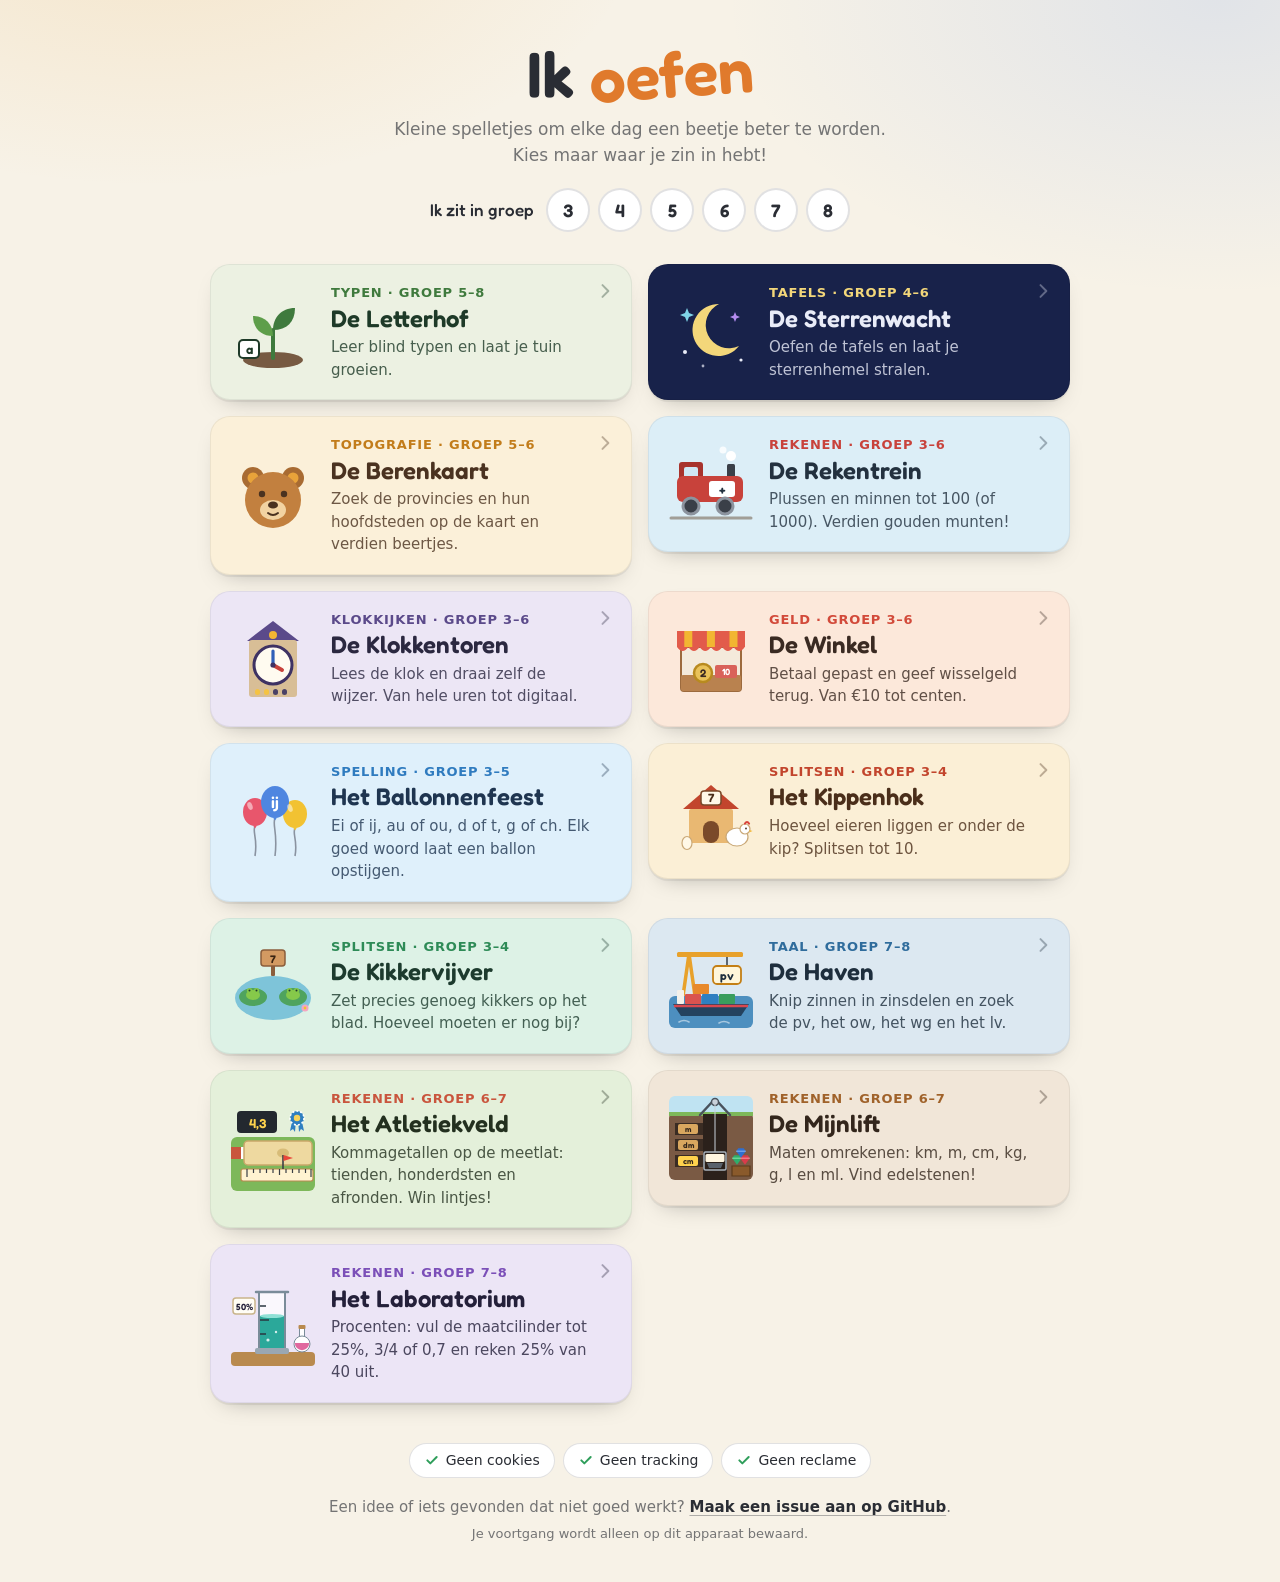
<file: index.html>
<!doctype html>
<html lang="nl">
<meta charset="utf-8">
<meta name="viewport" content="width=device-width, initial-scale=1">
<link rel="icon" href="/favicon.svg" type="image/svg+xml">
<link rel="apple-touch-icon" href="/apple-touch-icon.png">
<title>Ik oefen — gratis oefenspelletjes voor de basisschool</title>
<meta name="description" content="Gratis oefenspelletjes voor de basisschool: rekenen, splitsen, tafels, kommagetallen, procenten, maten, klokkijken, geld, spelling, zinsdelen, typen, provincies en hoofdsteden. Geen cookies, geen tracking, geen reclame.">
<link rel="canonical" href="https://ik-oefen.nl/">
<meta property="og:type" content="website">
<meta property="og:locale" content="nl_NL">
<meta property="og:site_name" content="Ik oefen">
<meta property="og:title" content="Ik oefen — gratis oefenspelletjes voor de basisschool">
<meta property="og:description" content="Gratis oefenspelletjes voor de basisschool: rekenen, splitsen, tafels, kommagetallen, procenten, maten, klokkijken, geld, spelling, zinsdelen, typen, provincies en hoofdsteden. Geen cookies, geen tracking, geen reclame.">
<meta property="og:url" content="https://ik-oefen.nl/">
<link rel="stylesheet" href="fonts/fredoka.css">
<style>
  :root{
    --papier:#F7F2E7;
    --tekst:#2A2D34;
    --zacht:rgba(42,45,52,.64);
    --lijn:rgba(42,45,52,.14);
  }
  *{box-sizing:border-box}
  html,body{margin:0}
  body{
    min-height:100vh;
    background:
      radial-gradient(700px 380px at 12% -5%, rgba(232,163,58,.16), transparent 70%),
      radial-gradient(700px 420px at 95% 0%, rgba(91,141,239,.14), transparent 70%),
      var(--papier);
    color:var(--tekst);
    font-family:ui-sans-serif,system-ui,-apple-system,"Segoe UI",Roboto,sans-serif;
    line-height:1.5;
    padding:40px 16px 32px;
  }
  .wrap{max-width:860px;margin:0 auto}

  header{text-align:center;margin-bottom:32px}
  h1{font-family:Fredoka,ui-rounded,system-ui,sans-serif;font-weight:600;font-size:clamp(40px,10vw,64px);line-height:1.05;margin:0}
  h1 span{display:inline-block;transform:rotate(-4deg);color:#E07A2C}
  .intro{margin:10px auto 0;max-width:30em;font-size:17px;color:var(--zacht)}

  .spellen{display:grid;grid-template-columns:repeat(auto-fit,minmax(min(100%,340px),1fr));gap:16px;list-style:none;padding:0;margin:0}
  .spel{
    position:relative;display:flex;gap:16px;align-items:center;min-height:132px;
    padding:18px 40px 18px 20px;border-radius:20px;text-decoration:none;color:var(--fg);background:var(--bg);
    border:1px solid rgba(0,0,0,.06);box-shadow:0 2px 0 rgba(0,0,0,.06),0 10px 24px -14px rgba(0,0,0,.35);
    transition:transform .15s ease, box-shadow .15s ease;
  }
  .spel:hover{transform:translateY(-3px) rotate(-.4deg);box-shadow:0 2px 0 rgba(0,0,0,.06),0 16px 30px -14px rgba(0,0,0,.4)}
  .spel:active{transform:translateY(0)}
  .spel:focus-visible{outline:3px solid #5B8DEF;outline-offset:3px}
  .spel svg{flex:none;width:84px;height:84px}
  .spel .wat{display:block;font-size:13px;font-weight:600;letter-spacing:.06em;text-transform:uppercase;color:var(--accent)}
  .spel h2{font-family:Fredoka,ui-rounded,sans-serif;font-weight:600;font-size:24px;line-height:1.15;margin:2px 0 4px}
  .spel p{margin:0;font-size:15px;opacity:.8}
  .spel .groep{white-space:nowrap}
  .spellen li{transition:opacity .2s}
  .spellen li.anders{opacity:.5}
  .spellen li.anders:hover,.spellen li.anders:focus-within{opacity:1}

  .kiesgroep{display:flex;flex-wrap:wrap;align-items:center;justify-content:center;gap:8px;margin:20px 0 0}
  .kiesgroep span{font-family:Fredoka,ui-rounded,sans-serif;font-weight:500;font-size:17px;margin-right:4px}
  .kiesgroep button{
    font:600 18px/1 Fredoka,ui-rounded,sans-serif;width:44px;height:44px;border-radius:50%;cursor:pointer;
    background:#fff;color:var(--tekst);border:2px solid var(--lijn);touch-action:manipulation;
    transition:background .15s,border-color .15s,transform .1s;
  }
  .kiesgroep button:hover{border-color:#E07A2C}
  .kiesgroep button:active{transform:scale(.94)}
  .kiesgroep button:focus-visible{outline:3px solid #5B8DEF;outline-offset:2px}
  .kiesgroep button[aria-pressed="true"]{background:#E07A2C;border-color:#E07A2C;color:#fff}
  @media (max-width:480px){ .kiesgroep span{flex-basis:100%;text-align:center;margin:0} }
  .spel .pijl{width:20px;height:20px;position:absolute;right:16px;top:16px;opacity:.35;transition:opacity .15s,transform .15s}
  .spel:hover .pijl{opacity:.8;transform:translateX(3px)}

  .letterhof{--bg:#ECF1E2;--fg:#1E3A28;--accent:#3F7A3D}
  .sterrenwacht{--bg:#18224A;--fg:#E9ECF8;--accent:#F3D77A}
  .berenkaart{--bg:#FBF0D9;--fg:#4A3220;--accent:#C27C1A}
  .rekentrein{--bg:#DCEEF7;--fg:#23313F;--accent:#C8423B}
  .klokkentoren{--bg:#ECE6F5;--fg:#2B2840;--accent:#5B4A8A}
  .winkel{--bg:#FCE8DA;--fg:#3A2A22;--accent:#D24A3A}
  .ballonnenfeest{--bg:#DFF0FB;--fg:#1F3550;--accent:#2F7BBF}
  .kippenhok{--bg:#FBEFD6;--fg:#4A2E1A;--accent:#C2452D}
  .kikkervijver{--bg:#DDF2E6;--fg:#1D3B2E;--accent:#2E8B57}
  .haven{--bg:#DCE8F1;--fg:#1E2E3D;--accent:#2F6C9C}
  .atletiekveld{--bg:#E4F0DA;--fg:#23301F;--accent:#C9553D}
  .mijnlift{--bg:#F1E6D8;--fg:#33261C;--accent:#A0622A}
  .laboratorium{--bg:#ECE5F6;--fg:#24203A;--accent:#7B4FB8}

  footer{margin-top:40px;text-align:center;font-size:15px;color:var(--zacht)}
  .beloftes{display:flex;flex-wrap:wrap;justify-content:center;gap:8px;list-style:none;padding:0;margin:0 0 18px}
  .beloftes li{display:inline-flex;align-items:center;gap:6px;background:#fff;border:1px solid var(--lijn);border-radius:999px;padding:6px 14px;color:var(--tekst);font-size:14px}
  .beloftes svg{width:16px;height:16px;color:#2F9E5B}
  footer p{margin:6px 0}
  footer a{color:var(--tekst);font-weight:600;text-decoration-color:rgba(42,45,52,.35);text-underline-offset:3px}
  footer a:hover{text-decoration-color:currentColor}
  .klein{font-size:13px}
</style>

<div class="wrap">
  <header>
    <h1>Ik <span>oefen</span></h1>
    <p class="intro">Kleine spelletjes om elke dag een beetje beter te worden. Kies maar waar je zin in hebt!</p>
    <div class="kiesgroep" role="group" aria-label="In welke groep zit je?">
      <span>Ik zit in groep</span>
      <button type="button" data-groep="3" aria-pressed="false">3</button>
      <button type="button" data-groep="4" aria-pressed="false">4</button>
      <button type="button" data-groep="5" aria-pressed="false">5</button>
      <button type="button" data-groep="6" aria-pressed="false">6</button>
      <button type="button" data-groep="7" aria-pressed="false">7</button>
      <button type="button" data-groep="8" aria-pressed="false">8</button>
    </div>
  </header>

  <ul class="spellen">
    <li><a class="spel letterhof" href="typen/" data-groep="5-8">
      <svg viewBox="0 0 84 84" aria-hidden="true">
        <ellipse cx="42" cy="70" rx="30" ry="8" fill="#6B4A31" opacity=".9"/>
        <path d="M42 68 V40" stroke="#3F7A3D" stroke-width="4" stroke-linecap="round"/>
        <path d="M42 46 C30 46 22 38 22 26 C34 26 42 34 42 46Z" fill="#5E9E4A"/>
        <path d="M42 40 C42 28 50 18 64 18 C64 32 56 40 42 40Z" fill="#3F7A3D"/>
        <rect x="8" y="50" width="20" height="18" rx="4" fill="#fff" stroke="#1E3A28" stroke-width="2"/>
        <text x="18" y="64" text-anchor="middle" font-family="Fredoka,sans-serif" font-weight="600" font-size="13" fill="#1E3A28">a</text>
      </svg>
      <div><span class="wat">Typen<span class="groep"> · groep 5–8</span></span><h2>De Letterhof</h2><p>Leer blind typen en laat je tuin groeien.</p></div>
      <svg class="pijl" viewBox="0 0 24 24" width="20" height="20" aria-hidden="true"><path d="M9 5l7 7-7 7" fill="none" stroke="currentColor" stroke-width="2.4" stroke-linecap="round" stroke-linejoin="round"/></svg>
    </a></li>

    <li><a class="spel sterrenwacht" href="tafels/" data-groep="4-6">
      <svg viewBox="0 0 84 84" aria-hidden="true">
        <path d="M50 14 A26 26 0 1 0 70 56 A20 20 0 1 1 50 14Z" fill="#F3D77A"/>
        <path d="M18 18 l2 5 5 2 -5 2 -2 5 -2 -5 -5 -2 5 -2z" fill="#7FD4E8"/>
        <path d="M66 22 l1.4 3.6 3.6 1.4 -3.6 1.4 -1.4 3.6 -1.4 -3.6 -3.6 -1.4 3.6 -1.4z" fill="#B48CF0"/>
        <circle cx="16" cy="62" r="2" fill="#E9ECF8"/><circle cx="72" cy="70" r="1.6" fill="#E9ECF8"/><circle cx="34" cy="76" r="1.4" fill="#E9ECF8" opacity=".7"/>
      </svg>
      <div><span class="wat">Tafels<span class="groep"> · groep 4–6</span></span><h2>De Sterrenwacht</h2><p>Oefen de tafels en laat je sterrenhemel stralen.</p></div>
      <svg class="pijl" viewBox="0 0 24 24" width="20" height="20" aria-hidden="true"><path d="M9 5l7 7-7 7" fill="none" stroke="currentColor" stroke-width="2.4" stroke-linecap="round" stroke-linejoin="round"/></svg>
    </a></li>

    <li><a class="spel berenkaart" href="provincies/" data-groep="5-6">
      <svg viewBox="0 0 84 84" aria-hidden="true">
        <circle cx="22" cy="24" r="11" fill="#A86B32"/><circle cx="62" cy="24" r="11" fill="#A86B32"/>
        <circle cx="22" cy="24" r="5.5" fill="#E8A33A"/><circle cx="62" cy="24" r="5.5" fill="#E8A33A"/>
        <circle cx="42" cy="46" r="28" fill="#C2803F"/>
        <ellipse cx="42" cy="56" rx="13" ry="10" fill="#F2D3A2"/>
        <ellipse cx="42" cy="51" rx="5" ry="3.6" fill="#4A3220"/>
        <path d="M37 59 q5 4 10 0" stroke="#4A3220" stroke-width="2" fill="none" stroke-linecap="round"/>
        <circle cx="31" cy="40" r="3.2" fill="#4A3220"/><circle cx="53" cy="40" r="3.2" fill="#4A3220"/>
      </svg>
      <div><span class="wat">Topografie<span class="groep"> · groep 5–6</span></span><h2>De Berenkaart</h2><p>Zoek de provincies en hun hoofdsteden op de kaart en verdien beertjes.</p></div>
      <svg class="pijl" viewBox="0 0 24 24" width="20" height="20" aria-hidden="true"><path d="M9 5l7 7-7 7" fill="none" stroke="currentColor" stroke-width="2.4" stroke-linecap="round" stroke-linejoin="round"/></svg>
    </a></li>

    <li><a class="spel rekentrein" href="rekenen/" data-groep="3-6">
      <svg viewBox="0 0 84 84" aria-hidden="true">
        <circle cx="62" cy="14" r="5" fill="#fff"/><circle cx="54" cy="8" r="3.5" fill="#fff" opacity=".8"/>
        <rect x="58" y="22" width="8" height="14" rx="1.5" fill="#3A3F48"/>
        <rect x="10" y="20" width="24" height="22" rx="3" fill="#A8332D"/>
        <rect x="15" y="25" width="14" height="11" rx="2" fill="#CFE7F4"/>
        <rect x="8" y="34" width="66" height="26" rx="6" fill="#C8423B"/>
        <rect x="40" y="39" width="26" height="16" rx="3" fill="#fff"/>
        <text x="53" y="52" text-anchor="middle" font-family="Fredoka,sans-serif" font-weight="600" font-size="13" fill="#23313F">+</text>
        <circle cx="22" cy="64" r="8" fill="#3A3F48" stroke="#8C939E" stroke-width="3"/>
        <circle cx="56" cy="64" r="8" fill="#3A3F48" stroke="#8C939E" stroke-width="3"/>
        <path d="M2 76 H82" stroke="#7A6A58" stroke-width="3" stroke-linecap="round" opacity=".6"/>
      </svg>
      <div><span class="wat">Rekenen<span class="groep"> · groep 3–6</span></span><h2>De Rekentrein</h2><p>Plussen en minnen tot 100 (of 1000). Verdien gouden munten!</p></div>
      <svg class="pijl" viewBox="0 0 24 24" width="20" height="20" aria-hidden="true"><path d="M9 5l7 7-7 7" fill="none" stroke="currentColor" stroke-width="2.4" stroke-linecap="round" stroke-linejoin="round"/></svg>
    </a></li>
    <li><a class="spel klokkentoren" href="klok/" data-groep="3-6">
      <svg viewBox="0 0 84 84" aria-hidden="true">
        <path d="M42 4 L68 24 H16 Z" fill="#5B4A8A"/>
        <circle cx="42" cy="18" r="4" fill="#F2B632"/>
        <rect x="18" y="23" width="48" height="57" rx="3" fill="#D8BE96"/>
        <circle cx="42" cy="48" r="19" fill="#FFFBF0" stroke="#3E3263" stroke-width="3"/>
        <path d="M42 48 V34" stroke="#2F5FB8" stroke-width="3.2" stroke-linecap="round"/>
        <path d="M42 48 L51 53" stroke="#C8423B" stroke-width="4" stroke-linecap="round"/>
        <circle cx="42" cy="48" r="2.6" fill="#3E3263"/>
        <g fill="#F5C342"><rect x="24" y="72" width="5" height="6" rx="2.5"/><rect x="33" y="72" width="5" height="6" rx="2.5"/></g>
        <g fill="#4A4166"><rect x="42" y="72" width="5" height="6" rx="2.5"/><rect x="51" y="72" width="5" height="6" rx="2.5"/></g>
      </svg>
      <div><span class="wat">Klokkijken<span class="groep"> · groep 3–6</span></span><h2>De Klokkentoren</h2><p>Lees de klok en draai zelf de wijzer. Van hele uren tot digitaal.</p></div>
      <svg class="pijl" viewBox="0 0 24 24" width="20" height="20" aria-hidden="true"><path d="M9 5l7 7-7 7" fill="none" stroke="currentColor" stroke-width="2.4" stroke-linecap="round" stroke-linejoin="round"/></svg>
    </a></li>
    <li><a class="spel winkel" href="geld/" data-groep="3-6">
      <svg viewBox="0 0 84 84" aria-hidden="true">
        <rect x="12" y="30" width="60" height="44" rx="3" fill="#F4EADB" stroke="#9C6A3D" stroke-width="2"/>
        <path d="M8 14 H76 V30 H8 Z" fill="#E25B4B"/>
        <path d="M8 30 q5.7 8 11.3 0 q5.7 8 11.3 0 q5.7 8 11.3 0 q5.7 8 11.3 0 q5.7 8 11.3 0 q5.7 8 11.3 0 Z" fill="#E25B4B"/>
        <path d="M19.3 14 V30 M41.9 14 V30 M64.5 14 V30" stroke="#F2B632" stroke-width="8"/>
        <rect x="12" y="58" width="60" height="16" rx="2" fill="#B9824F"/>
        <circle cx="34" cy="56" r="9" fill="#E9C25A" stroke="#B88A1F" stroke-width="2.5"/>
        <text x="34" y="60" text-anchor="middle" font-family="Fredoka,sans-serif" font-weight="600" font-size="11" fill="#3A2A22">2</text>
        <rect x="46" y="48" width="22" height="13" rx="2" fill="#D9625A"/>
        <text x="57" y="58" text-anchor="middle" font-family="Fredoka,sans-serif" font-weight="600" font-size="9" fill="#fff">10</text>
      </svg>
      <div><span class="wat">Geld<span class="groep"> · groep 3–6</span></span><h2>De Winkel</h2><p>Betaal gepast en geef wisselgeld terug. Van €10 tot centen.</p></div>
      <svg class="pijl" viewBox="0 0 24 24" width="20" height="20" aria-hidden="true"><path d="M9 5l7 7-7 7" fill="none" stroke="currentColor" stroke-width="2.4" stroke-linecap="round" stroke-linejoin="round"/></svg>
    </a></li>
    <li><a class="spel ballonnenfeest" href="spelling/" data-groep="3-5">
      <svg viewBox="0 0 84 84" aria-hidden="true">
        <path d="M24 46c-3 6 3 12 0 30M44 38c-3 7 3 14 0 38M64 48c-3 6 3 12 0 28" fill="none" stroke="#8A93A0" stroke-width="1.6"/>
        <ellipse cx="24" cy="32" rx="12" ry="14" fill="#E8566C"/><path d="M22 45.5h4l-2 3z" fill="#E8566C"/>
        <ellipse cx="64" cy="34" rx="12" ry="14" fill="#F2C232"/><path d="M62 47.5h4l-2 3z" fill="#F2C232"/>
        <ellipse cx="44" cy="22" rx="14" ry="16" fill="#4F86E0"/><path d="M42 37.5h4l-2 3z" fill="#4F86E0"/>
        <text x="44" y="28" text-anchor="middle" font-family="Fredoka,sans-serif" font-weight="600" font-size="16" fill="#fff">ij</text>
        <ellipse cx="19" cy="26" rx="2.5" ry="4" fill="rgba(255,255,255,.5)" transform="rotate(-20 19 26)"/>
        <ellipse cx="59" cy="28" rx="2.5" ry="4" fill="rgba(255,255,255,.5)" transform="rotate(-20 59 28)"/>
      </svg>
      <div><span class="wat">Spelling<span class="groep"> · groep 3–5</span></span><h2>Het Ballonnenfeest</h2><p>Ei of ij, au of ou, d of t, g of ch. Elk goed woord laat een ballon opstijgen.</p></div>
      <svg class="pijl" viewBox="0 0 24 24" width="20" height="20" aria-hidden="true"><path d="M9 5l7 7-7 7" fill="none" stroke="currentColor" stroke-width="2.4" stroke-linecap="round" stroke-linejoin="round"/></svg>
    </a></li>
    <li><a class="spel kippenhok" href="splitsen/" data-groep="3-4">
      <svg viewBox="0 0 84 84" aria-hidden="true">
        <path d="M14 40 L42 16 L70 40 Z" fill="#C2452D"/>
        <rect x="20" y="40" width="44" height="34" rx="2" fill="#E9B872"/>
        <rect x="34" y="52" width="16" height="22" rx="8" fill="#7A4A2A"/>
        <rect x="32" y="22" width="20" height="14" rx="3" fill="#FFF8E7" stroke="#7A4A2A" stroke-width="1.5"/>
        <text x="42" y="33" text-anchor="middle" font-family="Fredoka,sans-serif" font-weight="600" font-size="12" fill="#4A2E1A">7</text>
        <ellipse cx="18" cy="74" rx="5" ry="6.5" fill="#FFF8E7" stroke="#C9A877" stroke-width="1.2"/>
        <ellipse cx="68" cy="68" rx="11" ry="9" fill="#FFFFFF" stroke="#C9A877" stroke-width="1.2"/>
        <circle cx="76" cy="60" r="5" fill="#FFFFFF" stroke="#C9A877" stroke-width="1.2"/>
        <path d="M76 54.5 q2 -3 4 0" fill="none" stroke="#D9443B" stroke-width="2.2" stroke-linecap="round"/>
        <path d="M80.5 61 l3 1 l-3 1.2 z" fill="#F2B632"/><circle cx="77" cy="59.5" r=".9" fill="#4A2E1A"/>
      </svg>
      <div><span class="wat">Splitsen<span class="groep"> · groep 3–4</span></span><h2>Het Kippenhok</h2><p>Hoeveel eieren liggen er onder de kip? Splitsen tot 10.</p></div>
      <svg class="pijl" viewBox="0 0 24 24" width="20" height="20" aria-hidden="true"><path d="M9 5l7 7-7 7" fill="none" stroke="currentColor" stroke-width="2.4" stroke-linecap="round" stroke-linejoin="round"/></svg>
    </a></li>
    <li><a class="spel kikkervijver" href="verdelen/" data-groep="3-4">
      <svg viewBox="0 0 84 84" aria-hidden="true">
        <ellipse cx="42" cy="54" rx="38" ry="22" fill="#7EC4D9"/>
        <path d="M22 44 a14 9 0 1 0 0.1 0 Z M22 44 l6 9" fill="#4FA35E"/>
        <path d="M62 44 a14 9 0 1 0 0.1 0 Z M62 44 l-6 9" fill="#4FA35E"/>
        <ellipse cx="22" cy="51" rx="7" ry="5" fill="#86C94A"/><circle cx="18.5" cy="46.5" r="2.6" fill="#86C94A"/><circle cx="25.5" cy="46.5" r="2.6" fill="#86C94A"/>
        <circle cx="18.5" cy="46.5" r="1" fill="#1D3B2E"/><circle cx="25.5" cy="46.5" r="1" fill="#1D3B2E"/>
        <ellipse cx="62" cy="51" rx="7" ry="5" fill="#86C94A"/><circle cx="58.5" cy="46.5" r="2.6" fill="#86C94A"/><circle cx="65.5" cy="46.5" r="2.6" fill="#86C94A"/>
        <circle cx="58.5" cy="46.5" r="1" fill="#1D3B2E"/><circle cx="65.5" cy="46.5" r="1" fill="#1D3B2E"/>
        <rect x="40" y="18" width="4" height="14" rx="1" fill="#8B5E3C"/>
        <rect x="30" y="6" width="24" height="16" rx="3" fill="#D39A62" stroke="#8B5E3C" stroke-width="1.5"/>
        <text x="42" y="18.5" text-anchor="middle" font-family="Fredoka,sans-serif" font-weight="600" font-size="11" fill="#3A2412">7</text>
        <circle cx="74" cy="64" r="3.5" fill="#F4A6C0"/><circle cx="74" cy="64" r="1.4" fill="#F2C232"/>
      </svg>
      <div><span class="wat">Splitsen<span class="groep"> · groep 3–4</span></span><h2>De Kikkervijver</h2><p>Zet precies genoeg kikkers op het blad. Hoeveel moeten er nog bij?</p></div>
      <svg class="pijl" viewBox="0 0 24 24" width="20" height="20" aria-hidden="true"><path d="M9 5l7 7-7 7" fill="none" stroke="currentColor" stroke-width="2.4" stroke-linecap="round" stroke-linejoin="round"/></svg>
    </a></li>
    <li><a class="spel haven" href="zinsdelen/" data-groep="7-8">
      <svg viewBox="0 0 84 84" aria-hidden="true">
        <rect x="0" y="52" width="84" height="32" rx="6" fill="#4D8FBF"/>
        <path d="M14 52 L20 10 L26 52" fill="none" stroke="#E8A12B" stroke-width="3.5" stroke-linejoin="round"/>
        <rect x="8" y="8" width="66" height="5" rx="1.5" fill="#E8A12B"/>
        <path d="M58 13 V22" stroke="#3B4652" stroke-width="1.6"/>
        <rect x="44" y="22" width="28" height="18" rx="4" fill="#FFF6DA" stroke="#C47F14" stroke-width="1.8"/>
        <text x="58" y="35.5" text-anchor="middle" font-family="Fredoka,sans-serif" font-weight="600" font-size="12" fill="#1E2E3D">pv</text>
        <rect x="16" y="50" width="16" height="10" rx="1" fill="#D9534F"/><rect x="33" y="50" width="16" height="10" rx="1" fill="#2F7FC1"/><rect x="50" y="50" width="16" height="10" rx="1" fill="#3A9D5D"/>
        <rect x="24" y="40" width="16" height="10" rx="1" fill="#E8892B"/>
        <rect x="8" y="46" width="7" height="14" rx="1" fill="#F4F1EA"/>
        <path d="M4 60 H80 L72 72 H12 Z" fill="#24425E"/>
        <path d="M5 62 H79" stroke="#D9484F" stroke-width="2.4"/>
        <path d="M10 78 q5 -3 10 0 M50 79 q5 -3 10 0" stroke="rgba(255,255,255,.5)" stroke-width="1.6" fill="none" stroke-linecap="round"/>
      </svg>
      <div><span class="wat">Taal<span class="groep"> · groep 7–8</span></span><h2>De Haven</h2><p>Knip zinnen in zinsdelen en zoek de pv, het ow, het wg en het lv.</p></div>
      <svg class="pijl" viewBox="0 0 24 24" width="20" height="20" aria-hidden="true"><path d="M9 5l7 7-7 7" fill="none" stroke="currentColor" stroke-width="2.4" stroke-linecap="round" stroke-linejoin="round"/></svg>
    </a></li>
    <li><a class="spel atletiekveld" href="kommagetallen/" data-groep="6-7">
      <svg viewBox="0 0 84 84" aria-hidden="true">
        <rect x="0" y="30" width="84" height="54" rx="6" fill="#7DB85A"/>
        <rect x="0" y="40" width="12" height="12" fill="#C9553D"/><rect x="10" y="40" width="3" height="12" fill="#fff"/>
        <rect x="13" y="34" width="68" height="24" rx="4" fill="#EED9A0" stroke="#C9A86A" stroke-width="1.5"/>
        <ellipse cx="52" cy="46" rx="6" ry="4.5" fill="#D8BC78"/>
        <rect x="10" y="62" width="72" height="12" rx="2" fill="#FFF3D1" stroke="#B98A4E" stroke-width="1.2"/>
        <path d="M16 62 v8 M22.5 62 v4 M29 62 v4 M35.5 62 v4 M42 62 v4 M48.5 62 v6 M55 62 v4 M61.5 62 v4 M68 62 v4 M74.5 62 v4 M80 62 v8" stroke="#3A3F45" stroke-width="1.2"/>
        <path d="M52 62 V48" stroke="#3A3F45" stroke-width="1.6"/><path d="M52.5 48 L62 51 L52.5 54 Z" fill="#E8463A"/>
        <rect x="6" y="4" width="40" height="22" rx="4" fill="#23282F"/>
        <text x="26" y="20.5" text-anchor="middle" font-family="Fredoka,sans-serif" font-weight="600" font-size="13" fill="#FFD34D">4,3</text>
        <path d="M62 10 l-3 14 3 -2 2 3 1 -12 Z M70 10 l3 14 -3 -2 -2 3 -1 -12 Z" fill="#2F7FC1"/>
        <circle cx="66" cy="11" r="7" fill="#2F7FC1" stroke="#fff" stroke-width="1.6" stroke-dasharray="2 2"/><circle cx="66" cy="11" r="3.2" fill="#F7D35C"/>
      </svg>
      <div><span class="wat">Rekenen<span class="groep"> · groep 6–7</span></span><h2>Het Atletiekveld</h2><p>Kommagetallen op de meetlat: tienden, honderdsten en afronden. Win lintjes!</p></div>
      <svg class="pijl" viewBox="0 0 24 24" width="20" height="20" aria-hidden="true"><path d="M9 5l7 7-7 7" fill="none" stroke="currentColor" stroke-width="2.4" stroke-linecap="round" stroke-linejoin="round"/></svg>
    </a></li>
    <li><a class="spel mijnlift" href="maten/" data-groep="6-7">
      <svg viewBox="0 0 84 84" aria-hidden="true">
        <rect x="0" y="0" width="84" height="20" rx="6" fill="#BFE3F2"/>
        <rect x="0" y="16" width="84" height="68" rx="6" fill="#7A5A44"/>
        <rect x="0" y="16" width="84" height="4" fill="#7DB85A"/>
        <rect x="34" y="18" width="24" height="66" fill="#2B211B"/>
        <path d="M31 19 L44 5 M61 19 L48 5" stroke="#4A525C" stroke-width="2.5" stroke-linecap="round"/><circle cx="46" cy="6" r="3.5" fill="#C9D1DA" stroke="#4A525C" stroke-width="1.5"/>
        <path d="M6 33 H34 M6 49 H34 M6 65 H34" stroke="#3A2C23" stroke-width="12"/>
        <rect x="9" y="28" width="20" height="10" rx="2" fill="#D9A75F"/><rect x="9" y="44" width="20" height="10" rx="2" fill="#D9A75F"/><rect x="9" y="60" width="20" height="10" rx="2" fill="#FFD34D"/>
        <text x="19" y="36" text-anchor="middle" font-family="Fredoka,sans-serif" font-weight="600" font-size="8" fill="#33261C">m</text>
        <text x="19" y="52" text-anchor="middle" font-family="Fredoka,sans-serif" font-weight="600" font-size="8" fill="#33261C">dm</text>
        <text x="19" y="68" text-anchor="middle" font-family="Fredoka,sans-serif" font-weight="600" font-size="8" fill="#33261C">cm</text>
        <path d="M46 6 V56" stroke="#C9D1DA" stroke-width="1"/>
        <rect x="35" y="56" width="22" height="18" rx="1.5" fill="none" stroke="#A9B2BC" stroke-width="1.5"/>
        <rect x="36.5" y="58" width="19" height="8" rx="1.5" fill="#FFF6E0"/>
        <path d="M38 67 H54 L52 72 H40 Z" fill="#5A626C"/>
        <path d="M63 70 h18 v10 h-18 Z" fill="#8A5A2B" stroke="#5A3A1C" stroke-width="1.2"/>
        <g transform="translate(68 64) scale(.6)"><path d="M-8 -3 L-4.5 -8 H4.5 L8 -3 L0 8 Z" fill="#2FAE6B"/><path d="M-8 -3 H8" stroke="#8FE8B4" stroke-width="1.5"/></g>
        <g transform="translate(76 64) scale(.6)"><path d="M-8 -3 L-4.5 -8 H4.5 L8 -3 L0 8 Z" fill="#D93B4A"/><path d="M-8 -3 H8" stroke="#F7A1A9" stroke-width="1.5"/></g>
        <g transform="translate(72 57) scale(.6)"><path d="M-8 -3 L-4.5 -8 H4.5 L8 -3 L0 8 Z" fill="#2F6FD0"/><path d="M-8 -3 H8" stroke="#94BDF7" stroke-width="1.5"/></g>
      </svg>
      <div><span class="wat">Rekenen<span class="groep"> · groep 6–7</span></span><h2>De Mijnlift</h2><p>Maten omrekenen: km, m, cm, kg, g, l en ml. Vind edelstenen!</p></div>
      <svg class="pijl" viewBox="0 0 24 24" width="20" height="20" aria-hidden="true"><path d="M9 5l7 7-7 7" fill="none" stroke="currentColor" stroke-width="2.4" stroke-linecap="round" stroke-linejoin="round"/></svg>
    </a></li>
    <li><a class="spel laboratorium" href="procenten/" data-groep="7-8">
      <svg viewBox="0 0 84 84" aria-hidden="true">
        <rect x="0" y="70" width="84" height="14" rx="4" fill="#B98A4E"/>
        <rect x="24" y="66" width="34" height="6" rx="2" fill="#9AA7B2"/>
        <rect x="29" y="10" width="24" height="56" fill="rgba(255,255,255,.75)"/>
        <rect x="29" y="34" width="24" height="32" fill="#2BA89A"/>
        <ellipse cx="41" cy="34" rx="12" ry="2" fill="#8FE0D6"/>
        <path d="M28 10 V66 M54 10 V66" stroke="#7A8C99" stroke-width="2"/>
        <path d="M25 10 H57" stroke="#7A8C99" stroke-width="2.5" stroke-linecap="round"/>
        <path d="M29 24 h6 M29 38 h9 M29 52 h6" stroke="#2A3640" stroke-width="1.5"/>
        <circle cx="37" cy="58" r="1.6" fill="#fff" opacity=".8"/><circle cx="45" cy="50" r="1.2" fill="#fff" opacity=".8"/>
        <rect x="2" y="16" width="22" height="16" rx="3" fill="#FFFDF5" stroke="#C9B48A" stroke-width="1.5"/>
        <text x="13" y="28" text-anchor="middle" font-family="Fredoka,sans-serif" font-weight="600" font-size="9" fill="#24203A">50%</text>
        <g transform="translate(71 70)"><rect x="-2.5" y="-24" width="5" height="9" fill="#fff" stroke="#7A8C99" stroke-width="1"/><circle cy="-8" r="8" fill="#fff" stroke="#7A8C99" stroke-width="1"/><path d="M-7.2 -9 A7.2 7.2 0 1 0 7.2 -9 Z" fill="#E0699E"/><rect x="-3.5" y="-27" width="7" height="4" rx="1" fill="#B98A4E"/></g>
      </svg>
      <div><span class="wat">Rekenen<span class="groep"> · groep 7–8</span></span><h2>Het Laboratorium</h2><p>Procenten: vul de maatcilinder tot 25%, 3/4 of 0,7 en reken 25% van 40 uit.</p></div>
      <svg class="pijl" viewBox="0 0 24 24" width="20" height="20" aria-hidden="true"><path d="M9 5l7 7-7 7" fill="none" stroke="currentColor" stroke-width="2.4" stroke-linecap="round" stroke-linejoin="round"/></svg>
    </a></li>
  </ul>

  <footer>
    <ul class="beloftes">
      <li><svg viewBox="0 0 24 24" aria-hidden="true"><path d="M5 12.5l4.5 4.5L19 7.5" fill="none" stroke="currentColor" stroke-width="3" stroke-linecap="round" stroke-linejoin="round"/></svg>Geen cookies</li>
      <li><svg viewBox="0 0 24 24" aria-hidden="true"><path d="M5 12.5l4.5 4.5L19 7.5" fill="none" stroke="currentColor" stroke-width="3" stroke-linecap="round" stroke-linejoin="round"/></svg>Geen tracking</li>
      <li><svg viewBox="0 0 24 24" aria-hidden="true"><path d="M5 12.5l4.5 4.5L19 7.5" fill="none" stroke="currentColor" stroke-width="3" stroke-linecap="round" stroke-linejoin="round"/></svg>Geen reclame</li>
    </ul>
    <p>Een idee of iets gevonden dat niet goed werkt? <a href="https://github.com/NielsZeilemaker/ik-oefen/issues/new" rel="noopener">Maak een issue aan op GitHub</a>.</p>
    <p class="klein">Je voortgang wordt alleen op dit apparaat bewaard.</p>
  </footer>
</div>
<script>
(function(){
  // Groep kiezen: spellen voor die groep komen bovenaan, de rest wordt wat lichter (niet verborgen).
  var SLEUTEL = "ikoefen-groep";
  var lijst = document.querySelector(".spellen");
  var kaarten = Array.prototype.slice.call(lijst.children);
  var knoppen = document.querySelectorAll(".kiesgroep button");

  function past(li, groep){
    var g = (li.firstElementChild.getAttribute("data-groep") || "1-8").split("-");
    return groep >= +g[0] && groep <= +(g[1] || g[0]);
  }
  function toon(groep){
    for (var i = 0; i < knoppen.length; i++) knoppen[i].setAttribute("aria-pressed", String(+knoppen[i].getAttribute("data-groep") === groep));
    var wel = [], niet = [];
    kaarten.forEach(function(li){ (!groep || past(li, groep) ? wel : niet).push(li); li.classList.toggle("anders", !!groep && !past(li, groep)); });
    wel.concat(niet).forEach(function(li){ lijst.appendChild(li); });
  }
  var gekozen = 0;
  try { gekozen = +localStorage.getItem(SLEUTEL) || 0; } catch(e){}
  if (gekozen) toon(gekozen);
  for (var i = 0; i < knoppen.length; i++) knoppen[i].addEventListener("click", function(){
    var g = +this.getAttribute("data-groep");
    gekozen = gekozen === g ? 0 : g;   // nog een keer tikken = niets gekozen
    try { gekozen ? localStorage.setItem(SLEUTEL, String(gekozen)) : localStorage.removeItem(SLEUTEL); } catch(e){}
    toon(gekozen);
  });
})();
</script>
</html>
</file>
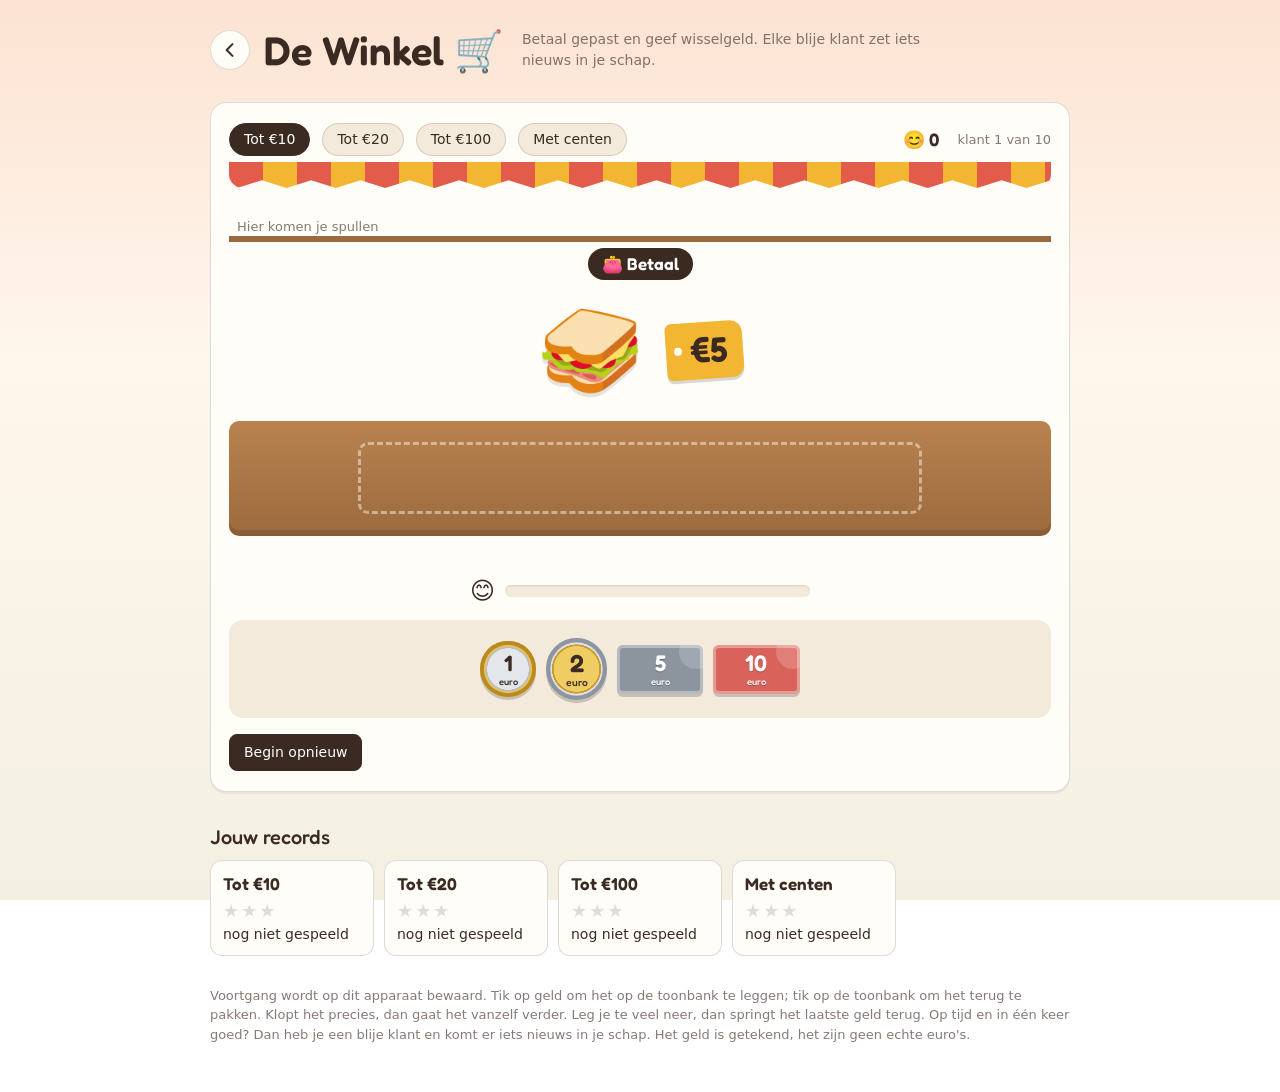
<file: geld/index.html>
<!doctype html>
<html lang="nl">
<meta charset="utf-8">
<meta name="viewport" content="width=device-width, initial-scale=1">
<link rel="icon" href="/favicon.svg" type="image/svg+xml">
<link rel="apple-touch-icon" href="/apple-touch-icon.png">
<title>De Winkel — rekenen met geld</title>
<meta name="description" content="Oefen rekenen met geld in De Winkel: betaal gepast en geef wisselgeld terug, tot €10, €20, €100 en met centen. Gratis, zonder cookies, tracking of reclame.">
<link rel="canonical" href="https://ik-oefen.nl/geld/">
<meta property="og:type" content="website">
<meta property="og:locale" content="nl_NL">
<meta property="og:site_name" content="Ik oefen">
<meta property="og:title" content="De Winkel — rekenen met geld">
<meta property="og:description" content="Oefen rekenen met geld in De Winkel: betaal gepast en geef wisselgeld terug, tot €10, €20, €100 en met centen. Gratis, zonder cookies, tracking of reclame.">
<meta property="og:url" content="https://ik-oefen.nl/geld/">
<link rel="stylesheet" href="../fonts/fredoka.css">
<style>
  :root{
    --papier:#FFF6EC;
    --kaart:#FFFDF8;
    --kaart2:#F4EADB;
    --tekst:#3A2A22;
    --zacht:rgba(58,42,34,.62);
    --lijn:rgba(58,42,34,.16);
    --luifel:#E25B4B;
    --hout:#B9824F;
    --hout2:#9C6A3D;
    --goed:#2F9E5B;
    --rood:#D9484F;
    --geel:#F2B632;
    --e:1px;   /* schaal van geld, toonbank en het ding: 1px = gewone maat */
  }
  /* hoog scherm (staande tablet): geld, toonbank en ding groeien mee met de hoogte, tot 1,3 keer */
  @media (min-width:600px){ :root{--e:clamp(1px, 1px + (100svh - 880px) / 800, 1.3px)} }
  *{box-sizing:border-box}
  html,body{margin:0}
  body{
    background:linear-gradient(#FCE3D2, var(--papier) 40%, #F3F0E2);
    background-attachment:fixed;
    color:var(--tekst);
    font-family:ui-sans-serif,system-ui,-apple-system,"Segoe UI",Roboto,sans-serif;
    font-size:16px;line-height:1.5;padding:20px 16px 48px;min-height:100vh;
  }
  .wrap{max-width:860px;margin:0 auto}
  header{display:flex;flex-wrap:wrap;gap:12px 20px;align-items:baseline;justify-content:space-between;margin-bottom:22px}
  .kop{display:grid;grid-template-columns:auto 1fr;column-gap:14px;align-items:start}
  .kop .terug{margin-top:calc(clamp(28px,6vw,40px) * .75 - 20px)}   /* midden op de regel van de titel */
  /* lage schermhoogte: ondertitel naast de titel, scheelt een regel */
  @media (max-height:901px) and (min-width:600px){
    .koptekst{display:flex;flex-wrap:wrap;align-items:center;column-gap:18px}
    .koptekst .ondertitel{flex:1 1 260px;max-width:440px;margin:0}
  }
  .terug{display:grid;place-items:center;width:40px;height:40px;border-radius:50%;color:var(--tekst);border:1px solid var(--lijn);background:var(--kaart);text-decoration:none;transition:background .15s,border-color .15s}
  .terug:hover{background:var(--kaart2);border-color:var(--tekst)}
  h1{font-family:Fredoka,ui-rounded,system-ui,sans-serif;font-weight:600;font-size:clamp(28px,6vw,40px);margin:0}
  .ondertitel{margin:2px 0 0;font-size:14px;color:var(--zacht)}

  .kaart{background:var(--kaart);border:1px solid var(--lijn);border-radius:16px;padding:20px 18px;box-shadow:0 2px 0 rgba(58,42,34,.06)}
  /* één rij: niveauknoppen links, blije klanten en voortgang rechts (past het niet, dan zakken die eronder) */
  .leskop{display:flex;flex-wrap:wrap;align-items:center;gap:8px 12px;margin-bottom:6px}
  .leskop .rechts{display:flex;align-items:center;gap:14px;margin-left:auto;font-size:13px;color:var(--zacht);white-space:nowrap}
  .teller{font-family:Fredoka,ui-rounded,sans-serif;font-size:18px;font-weight:600;color:var(--tekst)}
  .teller.bump{animation:pop .45s}
  .teller .reeks{font-size:15px;color:#D9581E;margin-left:4px}

  .niveaus{display:contents}   /* knoppen doen mee in de rij van .leskop */
  .niveaus button{font:inherit;font-size:14px;cursor:pointer;border:1px solid var(--lijn);background:var(--kaart2);color:var(--tekst);border-radius:20px;padding:5px 14px}
  .niveaus button.aan{background:var(--tekst);color:#fff;border-color:var(--tekst)}

  /* de winkel */
  .winkel{position:relative;margin:6px -18px 0;padding:0 18px 6px;overflow:hidden}
  .luifel{height:26px;background:repeating-linear-gradient(90deg,var(--luifel) 0 34px,var(--geel) 34px 68px);
    border-radius:0 0 14px 14px;box-shadow:0 4px 0 rgba(0,0,0,.08)}
  .luifel{clip-path:polygon(0 0,100% 0,100% 70%,97% 100%,94% 70%,91% 100%,88% 70%,85% 100%,82% 70%,79% 100%,76% 70%,73% 100%,70% 70%,67% 100%,64% 70%,61% 100%,58% 70%,55% 100%,52% 70%,49% 100%,46% 70%,43% 100%,40% 70%,37% 100%,34% 70%,31% 100%,28% 70%,25% 100%,22% 70%,19% 100%,16% 70%,13% 100%,10% 70%,7% 100%,4% 70%,1% 100%,0 70%)}
  .schap{display:flex;flex-wrap:wrap;align-content:flex-end;gap:0 2px;min-height:44px;max-height:88px;overflow:hidden;
    padding:6px 8px 0;margin:10px 0 0;border-bottom:6px solid var(--hout2);font-size:26px;line-height:1.3}
  .schap:empty::before{content:"Hier komen je spullen";font-size:13px;color:var(--zacht);align-self:center}
  .schap span{display:inline-block}
  .schap .nieuw{animation:erin .6s cubic-bezier(.3,1.6,.5,1)}
  @keyframes erin{0%{transform:translateY(-30px) scale(.4);opacity:0}100%{transform:none;opacity:1}}

  .opdracht{display:flex;align-items:center;justify-content:center;gap:clamp(10px,3vw,22px);min-height:calc(130 * var(--e));flex-wrap:wrap;padding:12px 0 4px}
  .ding{font-size:clamp(64px,18vw,calc(84 * var(--e)));line-height:1;filter:drop-shadow(0 4px 0 rgba(0,0,0,.1))}
  .prijs{position:relative;font-family:Fredoka,ui-rounded,sans-serif;font-weight:600;font-size:clamp(26px,7vw,calc(34 * var(--e)));line-height:1;
    background:var(--geel);padding:10px 16px 12px 24px;border-radius:6px 12px 12px 6px;transform:rotate(-4deg);box-shadow:0 3px 0 rgba(0,0,0,.15);white-space:nowrap}
  .prijs::before{content:"";position:absolute;left:8px;top:50%;width:8px;height:8px;margin-top:-4px;border-radius:50%;background:var(--kaart)}
  .betaaldmet{display:flex;flex-direction:column;align-items:center;gap:4px;font-size:14px;color:var(--zacht);font-weight:600}
  .pijl{font-size:28px;color:var(--zacht)}
  .soort{display:inline-flex;align-items:center;gap:6px;font-family:Fredoka,ui-rounded,sans-serif;font-weight:600;font-size:17px;
    background:var(--tekst);color:#fff;border-radius:20px;padding:3px 14px}
  .soortrij{text-align:center;margin-top:6px}
  .soort:empty{visibility:hidden}

  /* toonbank: hier leg je het geld neer */
  .toonbank{position:relative;margin:2px 0 0;min-height:calc(112 * var(--e));background:linear-gradient(var(--hout),var(--hout2));
    border-radius:10px;padding:12px;display:flex;flex-wrap:wrap;align-items:center;justify-content:center;gap:6px;
    box-shadow:inset 0 -6px 0 rgba(0,0,0,.12)}
  .toonbank:empty::before{content:"";width:70%;height:calc(64 * var(--e));border:3px dashed rgba(255,255,255,.45);border-radius:10px}
  .toonbank.te{animation:wiebel .25s 2}
  .toonbank.goed{box-shadow:inset 0 -6px 0 rgba(0,0,0,.12),0 0 0 4px var(--goed)}
  .toonbank .geld{cursor:pointer}
  .toonbank .geld.erin{animation:leg .25s ease-out}
  @keyframes leg{0%{transform:translateY(40px) scale(.7);opacity:.3}100%{transform:none;opacity:1}}

  /* portemonnee / kassala */
  .beurs{display:flex;flex-wrap:wrap;justify-content:center;align-items:center;gap:10px;margin-top:14px;padding:12px;
    background:var(--kaart2);border-radius:14px;min-height:calc(96 * var(--e))}
  .beurs[hidden]{display:none}
  .beurs .geld{cursor:pointer;touch-action:manipulation}
  .beurs .geld:active{transform:translateY(2px) scale(.96)}
  .beurs .geld:focus-visible{outline:3px solid #5B8DEF;outline-offset:3px}

  /* munten en briefjes (eigen tekening, geen echte euro-afbeeldingen) */
  .geld{font-family:Fredoka,ui-rounded,sans-serif;font-weight:600;border:0;padding:0;color:#3A2A22;display:inline-flex;flex-direction:column;
    align-items:center;justify-content:center;line-height:1;flex:none;user-select:none;-webkit-user-select:none}
  .geld b{font-size:1em}
  .geld small{font-size:.42em;font-weight:500;margin-top:2px}
  .munt{border-radius:50%;width:var(--d);height:var(--d);font-size:calc(var(--d) * .4);
    background:radial-gradient(circle at 35% 30%,#FFF4C2,var(--m) 55%,var(--m2));box-shadow:inset 0 0 0 calc(var(--d) * .07) var(--m2),0 3px 0 rgba(0,0,0,.18)}
  .munt.c10{--d:calc(44 * var(--e));--m:#E7C04F;--m2:#B38A1E}
  .munt.c20{--d:calc(48 * var(--e));--m:#E7C04F;--m2:#B38A1E}
  .munt.c50{--d:calc(52 * var(--e));--m:#E7C04F;--m2:#B38A1E}
  .munt.e1{--d:calc(54 * var(--e));--m:#E9C25A;--m2:#B88A1F;background:radial-gradient(circle,#E3E6EA 0 52%,#B8BEC6 53% 56%,#E9C25A 57%,#C99A2E 100%)}
  .munt.e2{--d:calc(60 * var(--e));--m:#C9CED6;--m2:#8E959F;background:radial-gradient(circle,#F0CD63 0 52%,#C99A2E 53% 56%,#DDE1E6 57%,#A7AEB8 100%)}
  .briefje{width:calc(84 * var(--e));height:calc(48 * var(--e));border-radius:6px;font-size:calc(22 * var(--e));background:var(--b);color:#fff;text-shadow:0 1px 0 rgba(0,0,0,.25);
    box-shadow:inset 0 0 0 3px rgba(255,255,255,.35),0 3px 0 rgba(0,0,0,.18);position:relative;overflow:hidden}
  .briefje::after{content:"";position:absolute;right:-10px;top:-10px;width:34px;height:34px;border-radius:50%;background:rgba(255,255,255,.18)}
  .briefje small{color:#fff}
  .briefje.e5{--b:#8C949E}
  .briefje.e10{--b:#D9625A}
  .briefje.e20{--b:#4F7FD1}
  .briefje.e50{--b:#E58A2E}
  .briefje.e100{--b:#3FA36B}
  @media (max-width:420px){ .beurs{gap:8px;padding:10px 8px} .beurs .briefje{width:70px;height:44px;font-size:20px} }
  .toonbank .munt.c10{--d:calc(36 * var(--e))}.toonbank .munt.c20{--d:calc(39 * var(--e))}.toonbank .munt.c50{--d:calc(42 * var(--e))}
  .toonbank .munt.e1{--d:calc(44 * var(--e))}.toonbank .munt.e2{--d:calc(48 * var(--e))}
  .toonbank .briefje{width:calc(70 * var(--e));height:calc(40 * var(--e));font-size:calc(18 * var(--e))}

  /* einde ronde: terugblik op de klanten van deze ronde */
  .eindster{font-size:clamp(48px,14vw,60px);line-height:1;color:var(--geel);letter-spacing:4px;text-shadow:0 3px 0 rgba(0,0,0,.12)}
  .eindster i{font-style:normal;color:rgba(0,0,0,.12);text-shadow:none}
  .toonbank .klantje{display:inline-flex;flex-direction:column;align-items:center;gap:2px;background:rgba(255,255,255,.88);
    border-radius:10px;padding:4px 6px 3px;min-width:42px;box-shadow:0 2px 0 rgba(0,0,0,.12);animation:leg .3s ease-out both}
  .klantje .wat{font-size:24px;line-height:1.1}
  .klantje .hoe{font-size:18px;line-height:1}

  #hint{text-align:center;min-height:1.8em;font-family:Fredoka,ui-rounded,sans-serif;font-weight:600;font-size:18px;margin:2px 0 0}

  /* tijdbalk: op tijd en in één keer goed = blije klant */
  #balk{display:flex;align-items:center;gap:10px;max-width:340px;margin:6px auto 0;height:30px}
  #balk .gezicht{font-size:24px;transition:filter .3s,opacity .3s}
  #balk .spoor{flex:1;height:12px;border-radius:6px;background:var(--kaart2);overflow:hidden;box-shadow:inset 0 1px 2px rgba(0,0,0,.12)}
  #balk .spoor i{display:block;height:100%;width:100%;border-radius:6px;background:linear-gradient(90deg,#F2B632,#FFD866)}
  #balk.weg .gezicht{filter:grayscale(1);opacity:.4}
  #balk.klaar{visibility:hidden}
  #balk.verdiend .gezicht{animation:pop .5s}

  @media (prefers-reduced-motion:reduce){ .toonbank.te,.toonbank .geld.erin,.toonbank .klantje,.schap .nieuw,#balk.verdiend .gezicht,.teller.bump{animation:none} }
  @keyframes wiebel{25%{transform:translateX(-8px)}75%{transform:translateX(8px)}}
  @keyframes pop{0%{transform:scale(1)}40%{transform:scale(1.4) rotate(-10deg)}100%{transform:scale(1)}}

  /* lagere schermen (ook telefoon): wat minder lucht, zodat toonbank en beurs samen in beeld zijn */
  @media (max-height:880px){
    header{margin-bottom:14px}
    .schap{max-height:74px}   /* precies twee planken vol */
    .opdracht{padding-top:4px}
    .beurs{margin-top:10px}
  }
  /* te laag om alles onder elkaar te passen (≈ 760px nodig) maar breed genoeg: winkel links, toonbank en beurs rechts */
  @media (max-height:759px) and (min-width:800px){
    .speelveld{display:grid;grid-template-columns:minmax(0,1fr) minmax(0,1fr);column-gap:20px;align-items:start}
    .winkel{margin-right:0;padding-right:0}
    .kassa{padding-top:10px}
    .toonbank{min-height:128px}   /* ruimte voor twee rijen geld, zodat de beurs niet verspringt */
    .opdracht{gap:12px}   /* ding, prijs, pijl en briefje op één rij in de halve breedte */
  }

  .knoppen[hidden]{display:none}
  .knoppen{display:flex;flex-wrap:wrap;gap:10px;align-items:center;margin-top:16px}
  .knoppen button{font:inherit;font-size:14px;cursor:pointer;border:1px solid var(--tekst);background:var(--tekst);color:#fff;border-radius:8px;padding:7px 14px}
  :focus-visible{outline:3px solid #5B8DEF;outline-offset:2px}

  #uitslag{margin-top:18px;border-top:1px solid var(--lijn);padding-top:16px}
  #uitslag h3{font-family:Fredoka,ui-rounded,sans-serif;font-weight:500;font-size:20px;margin:0 0 8px}
  #uitslag p{margin:0 0 10px;font-size:15px}
  #uitslag .sterren{color:var(--geel);font-size:26px;letter-spacing:3px}
  #uitslag .sterren i{font-style:normal;color:var(--lijn)}
  #uitslag button{font:inherit;font-size:15px;cursor:pointer;border-radius:8px;padding:7px 14px;margin:4px 8px 0 0;border:1px solid var(--tekst);background:var(--kaart);color:var(--tekst)}
  #uitslag button.hoofd{background:var(--tekst);color:#fff}

  h2.recordkop{font-family:Fredoka,ui-rounded,sans-serif;font-weight:500;font-size:20px;margin:30px 0 8px}
  #records{display:grid;grid-template-columns:repeat(auto-fill,minmax(150px,1fr));gap:10px}
  .record{background:var(--kaart);border:1px solid var(--lijn);border-radius:12px;padding:10px 12px;font-size:14px}
  .record b{display:block;font-family:Fredoka,ui-rounded,sans-serif;font-size:17px;font-weight:600}
  .record .sterren{color:var(--geel);font-size:18px;letter-spacing:2px}
  .record .sterren i{font-style:normal;color:var(--lijn)}
  footer{margin-top:30px;font-size:13px;color:var(--zacht)}
</style>

<div class="wrap">
  <header>
    <div class="kop">
      <a class="terug" href="../" aria-label="Terug naar Ik oefen" title="Terug naar Ik oefen"><svg viewBox="0 0 24 24" width="20" height="20" aria-hidden="true"><path d="M15 5l-7 7 7 7" fill="none" stroke="currentColor" stroke-width="2.4" stroke-linecap="round" stroke-linejoin="round"/></svg></a>
      <div class="koptekst">
        <h1>De Winkel 🛒</h1>
        <p class="ondertitel">Betaal gepast en geef wisselgeld. Elke blije klant zet iets nieuws in je schap.</p>
      </div>
    </div>
  </header>

  <div class="kaart">
    <div class="leskop">
      <div class="niveaus" id="niveaus"></div>
      <div class="rechts">
        <span class="teller" id="teller" title="blije klanten">😊 <b id="blij">0</b><span class="reeks" id="reeks"></span></span>
        <span id="voortgang">klant 1 van 10</span>
      </div>
    </div>

    <div class="speelveld">
      <div class="winkel">
        <div class="luifel" aria-hidden="true"></div>
        <div class="schap" id="schap" aria-label="jouw schap"></div>
        <div class="soortrij"><span class="soort" id="soort"></span></div>
        <div class="opdracht" id="opdracht" aria-live="polite"></div>
      </div>
      <div class="kassa">
        <div class="toonbank" id="toonbank" aria-label="toonbank: tik op geld om het terug te pakken"></div>
        <p id="hint"></p>
        <div id="balk"><span class="gezicht" aria-hidden="true">😊</span><div class="spoor" title="Op tijd en in één keer goed = blije klant"><i id="vulling"></i></div></div>
        <div class="beurs" id="beurs" aria-label="tik op geld om het neer te leggen"></div>
      </div>
    </div>

    <div class="knoppen" id="knoppen"><button id="opnieuw">Begin opnieuw</button></div>
    <div id="uitslag" hidden></div>
  </div>

  <h2 class="recordkop">Jouw records</h2>
  <div id="records"></div>

  <footer>Voortgang wordt op dit apparaat bewaard. Tik op geld om het op de toonbank te leggen; tik op de toonbank om het terug te pakken. Klopt het precies, dan gaat het vanzelf verder. Leg je te veel neer, dan springt het laatste geld terug. Op tijd en in één keer goed? Dan heb je een blije klant en komt er iets nieuws in je schap. Het geld is getekend, het zijn geen echte euro's.</footer>
</div>

<script>
(function(){
"use strict";

var BEWAAR = "winkel-v1";
var RONDE = 10;
// bedragen in centen
var NIVEAUS = [
  {titel:"Tot €10",     geld:[100,200,500,1000],                 betaal:[100,1000,100], terug:null},
  {titel:"Tot €20",     geld:[100,200,500,1000,2000],            betaal:[300,2000,100], terug:[[200,1900,100],[500,1000,2000]]},
  {titel:"Tot €100",    geld:[100,200,500,1000,2000,5000],       betaal:[1100,10000,100], terug:[[600,9500,100],[2000,5000,10000]]},
  {titel:"Met centen",  geld:[10,20,50,100,200,500,1000],        betaal:[50,2000,10],  terug:[[60,1900,10],[500,1000,2000]]}
];
// spullen per prijsklasse (emoji: geen plaatjes van buiten nodig)
var SPULLEN = [
  {tot:300,   lijst:["🍎","🍌","🍐","🍪","🧃","🍭","🥐","🍬","🖍️","🎈","🥕","🍓"]},
  {tot:1000,  lijst:["🍦","🧁","🍫","🥪","🍕","📒","🧦","🎨","🪀","🧢","🍩","🥤"]},
  {tot:2500,  lijst:["🧸","⚽","📚","🪁","🎲","🧩","🎒","🪴","🏀","🎁"]},
  {tot:10001, lijst:["🎧","🛼","👟","🛹","🎸","🔭","⌚","🧥","🎮","🚂"]}
];

var data = {records:{}, niveau:0, schap:[]};
function laad(){
  try{ var s = localStorage.getItem(BEWAAR); if (s) data = JSON.parse(s); }catch(e){}
  if (!data || typeof data !== "object") data = {};
  if (!data.records) data.records = {};
  if (!Array.isArray(data.schap)) data.schap = [];
  if (typeof data.niveau !== "number" || !NIVEAUS[data.niveau]) data.niveau = 0;
}
function bewaar(){ try{ localStorage.setItem(BEWAAR, JSON.stringify(data)); }catch(e){} }

function tussen(a, b){ return a + Math.floor(Math.random()*(b-a+1)); }
function stapTussen(r){ return tussen(r[0]/r[2], r[1]/r[2]) * r[2]; }
function schud(a){ for (var i=a.length-1;i>0;i--){ var j=Math.floor(Math.random()*(i+1)), t=a[i]; a[i]=a[j]; a[j]=t; } return a; }
function $(id){ return document.getElementById(id); }

function euro(c){
  if (c % 100 === 0) return "€" + (c/100);
  return "€" + Math.floor(c/100) + "," + String(c % 100).padStart(2, "0");
}
// HTML voor één munt of briefje
function geldHTML(c, tag){
  tag = tag || "span";
  var briefje = c >= 500, cls = c >= 100 ? "e" + (c/100) : "c" + c;
  var getal = c >= 100 ? c/100 : c, eenheid = c >= 100 ? "euro" : "cent";
  var label = c >= 100 ? c/100 + " euro" : c + " cent";
  return "<" + tag + ' class="geld ' + (briefje ? "briefje " : "munt ") + cls + '" data-c="' + c + '" aria-label="' + label + '"'
       + (tag === "button" ? ' type="button"' : "") + "><b>" + getal + "</b><small>" + eenheid + "</small></" + tag + ">";
}
function ding(prijs){
  for (var i=0;i<SPULLEN.length;i++) if (prijs <= SPULLEN[i].tot){ var l = SPULLEN[i].lijst; return l[tussen(0, l.length-1)]; }
  return "🎁";
}

/* ---------- klanten maken ---------- */
function maakRonde(){
  var n = NIVEAUS[data.niveau], soorten = [], uit = [], gezien = {};
  for (var i=0;i<RONDE;i++) soorten.push(n.terug && i >= 6 ? "terug" : "betaal");
  schud(soorten);
  if (soorten[0] === "terug"){ var j = soorten.indexOf("betaal"); soorten[j] = "terug"; soorten[0] = "betaal"; }
  soorten.forEach(function(s){
    var k, sleutel, poging = 0;
    do {
      if (s === "betaal"){
        var p = stapTussen(n.betaal);
        // met centen: meestal echt centen erbij, niet alleen hele euro's
        if (data.niveau === 3 && p % 100 === 0 && Math.random() < 0.8) p += 10 * tussen(1, 9);
        k = {soort:s, prijs:p, doel:p};
      } else {
        var r = n.terug[0], p2 = stapTussen(r);
        if (data.niveau === 3 && p2 % 100 === 0) p2 += 10 * tussen(1, 9);
        var biljet = n.terug[1].filter(function(b){ return b > p2; })[0];
        if (!biljet){ p2 = r[0]; biljet = n.terug[1][0]; }
        k = {soort:s, prijs:p2, met:biljet, doel:biljet - p2};
      }
      sleutel = s + k.prijs;
    } while (gezien[sleutel] && ++poging < 30);
    gezien[sleutel] = 1;
    k.ding = ding(k.prijs);
    uit.push(k);
  });
  return uit;
}

/* ---------- toestand ---------- */
var klanten = [], nr = 0, klant = null, gelegd = [], bezig = false;
var blij = 0, reeks = 0, fouten = 0, balkTimer = null, start = 0;

function wachtTijd(){
  var t = klant && klant.soort === "terug" ? 22000 : 16000;
  if (data.niveau >= 2) t += 6000;
  return t;
}
function startBalk(){
  var b = $("balk"), v = $("vulling");
  b.classList.remove("weg", "klaar", "verdiend");
  v.style.transition = "none"; v.style.width = "100%";
  void v.offsetWidth;
  v.style.transition = "width " + wachtTijd() + "ms linear"; v.style.width = "0%";
  clearTimeout(balkTimer);
  balkTimer = setTimeout(function(){ $("balk").classList.add("weg"); }, wachtTijd());
}
function stopBalk(){
  clearTimeout(balkTimer);
  var v = $("vulling"); v.style.width = getComputedStyle(v).width; v.style.transition = "none";
}
function tekenTeller(bump){
  $("blij").textContent = blij;
  $("reeks").textContent = reeks >= 3 ? "🔥" + reeks : "";
  if (bump){ var t = $("teller"); t.classList.remove("bump"); void t.offsetWidth; t.classList.add("bump"); }
}
function tekenSchap(nieuw){
  var s = data.schap.slice(-60);
  $("schap").innerHTML = s.map(function(d, i){ return "<span" + (nieuw && i === s.length-1 ? ' class="nieuw"' : "") + ">" + d + "</span>"; }).join("");
}

function tekenBeurs(){
  var n = NIVEAUS[data.niveau];
  $("beurs").innerHTML = n.geld.map(function(c){ return geldHTML(c, "button"); }).join("");
  Array.prototype.forEach.call($("beurs").querySelectorAll(".geld"), function(b){
    b.onclick = function(){ leg(+b.getAttribute("data-c")); };
  });
}
function tekenToonbank(nieuwste){
  var tb = $("toonbank");
  tb.innerHTML = gelegd.slice().sort(function(a, b){ return b - a; }).map(function(c){ return geldHTML(c, "button"); }).join("");
  var laatste = null;
  Array.prototype.forEach.call(tb.querySelectorAll(".geld"), function(b){
    var c = +b.getAttribute("data-c");
    if (c === nieuwste && !laatste){ laatste = b; b.classList.add("erin"); }
    b.onclick = function(){ pakTerug(c); };
  });
}
function som(){ return gelegd.reduce(function(a, b){ return a + b; }, 0); }

/* ---------- een klant ---------- */
function toonKlant(){
  klant = klanten[nr];
  gelegd = []; bezig = true; start = Date.now();
  $("hint").textContent = "";
  $("toonbank").classList.remove("goed", "te");
  $("voortgang").textContent = "klant " + (nr+1) + " van " + RONDE;
  var o = '<span class="ding" aria-hidden="true">' + klant.ding + '</span><span class="prijs">' + euro(klant.prijs) + "</span>";
  if (klant.soort === "betaal"){
    $("soort").innerHTML = "👛 Betaal";
  } else {
    $("soort").innerHTML = "🔁 Geef terug";
    o += '<span class="pijl" aria-hidden="true">←</span><span class="betaaldmet">' + geldHTML(klant.met) + "</span>";
  }
  $("opdracht").innerHTML = o;
  $("opdracht").setAttribute("aria-label", klant.soort === "betaal"
    ? "Betaal " + euro(klant.prijs)
    : "Het kost " + euro(klant.prijs) + ", de klant betaalt met " + euro(klant.met) + ". Geef terug.");
  tekenToonbank();
  startBalk();
}

function leg(c){
  if (!bezig) return;
  gelegd.push(c);
  tekenToonbank(c);
  var s = som();
  if (s === klant.doel) goed();
  else if (s > klant.doel) teVeel();
}
function pakTerug(c){
  if (!bezig) return;
  var i = gelegd.indexOf(c);
  if (i >= 0){ gelegd.splice(i, 1); tekenToonbank(); }
}
// Te veel neergelegd: het laatste geld springt terug.
function teVeel(){
  if (!klant.fout){ klant.fout = true; fouten++; }
  reeks = 0; tekenTeller(false);
  stopBalk(); $("balk").classList.add("weg");
  var tb = $("toonbank");
  tb.classList.remove("te"); void tb.offsetWidth; tb.classList.add("te");
  bezig = false;
  setTimeout(function(){
    gelegd.pop(); tekenToonbank(); tb.classList.remove("te");
    bezig = true;
  }, 550);
}
function goed(){
  bezig = false;
  stopBalk();
  var verdiend = !klant.fout && Date.now() - start <= wachtTijd();
  $("toonbank").classList.add("goed");
  klant.blij = verdiend;
  if (verdiend){
    blij++; reeks++;
    data.schap.push(klant.ding);
    if (data.schap.length > 200) data.schap = data.schap.slice(-200);
    bewaar();
    tekenSchap(true);
    var b = $("balk"); b.classList.remove("verdiend"); void b.offsetWidth; b.classList.add("verdiend");
  } else reeks = 0;
  tekenTeller(verdiend);
  $("hint").textContent = verdiend ? ["Dankjewel! 😊", "Precies goed!", "Top!", "Super!"][tussen(0,3)] : "Goed zo!";
  setTimeout(volgende, 1200);
}
function volgende(){
  nr++;
  if (nr >= RONDE) klaar(); else toonKlant();
}

/* ---------- ronde ---------- */
function startRonde(){
  klanten = maakRonde(); nr = 0; blij = 0; reeks = 0; fouten = 0;
  $("uitslag").hidden = true;
  $("beurs").hidden = false;
  $("knoppen").hidden = false;
  tekenBeurs();
  tekenTeller(false);
  toonKlant();
}
function klaar(){
  bezig = false; klant = null;
  stopBalk(); $("balk").classList.add("klaar");
  $("soort").innerHTML = "";
  // Op de toonbank: elke klant van deze ronde met wat hij kocht en hoe hij naar huis ging.
  $("toonbank").classList.remove("goed", "te");
  $("toonbank").innerHTML = klanten.map(function(k, i){
    return '<span class="klantje" style="animation-delay:' + (i * 0.12).toFixed(2) + 's"><span class="wat">' + k.ding
      + '</span><span class="hoe">' + (k.blij ? "😊" : "🙂") + "</span></span>";
  }).join("");
  $("beurs").hidden = true;
  $("knoppen").hidden = true;
  $("hint").textContent = "";

  var sterren = 1;
  if (blij >= 7) sterren = 2;
  if (blij >= RONDE) sterren = 3;
  var oud = data.records[data.niveau];
  data.records[data.niveau] = {
    sterren: Math.max(oud ? oud.sterren : 0, sterren),
    blij: Math.max(oud ? oud.blij : 0, blij)
  };
  bewaar();
  tekenRecords();

  var st = "";
  for (var k=1;k<=3;k++) st += k <= sterren ? "★" : "<i>★</i>";
  $("opdracht").innerHTML = '<span class="eindster" aria-label="' + sterren + ' sterren">' + st + "</span>";
  var t = '<h3>Klaar! <span class="sterren">' + st + "</span></h3>";
  t += "<p><b>" + blij + "</b> van de " + RONDE + " klanten gingen blij naar huis" + (fouten ? "." : ", en je gaf nooit te veel.") + "</p>";
  if (sterren === 1) t += "<p>Twee sterren haal je met 7 blije klanten, drie sterren met alle " + RONDE + ".</p>";
  else if (sterren === 2) t += "<p>Twee sterren! Maak alle " + RONDE + " klanten blij voor drie sterren.</p>";
  else t += "<p>Alle klanten blij, drie sterren. Wat een winkel!</p>";
  t += '<button class="hoofd" id="nogeens">Nog een keer</button>';
  if (sterren >= 2 && NIVEAUS[data.niveau+1]) t += '<button id="verder">Verder: ' + NIVEAUS[data.niveau+1].titel + " →</button>";
  var u = $("uitslag"); u.innerHTML = t; u.hidden = false;
  $("nogeens").onclick = startRonde;
  if ($("verder")) $("verder").onclick = function(){ data.niveau++; bewaar(); tekenNiveaus(); startRonde(); };
}

function tekenNiveaus(){
  var box = $("niveaus"); box.innerHTML = "";
  NIVEAUS.forEach(function(n, i){
    var b = document.createElement("button");
    b.textContent = n.titel;
    if (i === data.niveau) b.className = "aan";
    b.onclick = function(){ data.niveau = i; bewaar(); tekenNiveaus(); startRonde(); };
    box.appendChild(b);
  });
}
function tekenRecords(){
  $("records").innerHTML = NIVEAUS.map(function(n, i){
    var r = data.records[i], st = "";
    for (var k=1;k<=3;k++) st += (r && r.sterren >= k) ? "★" : "<i>★</i>";
    return '<div class="record"><b>' + n.titel + '</b><span class="sterren">' + st + "</span><br>"
      + (r ? "beste: " + r.blij + " blije klanten" : "nog niet gespeeld") + "</div>";
  }).join("");
}

/* ---------- start ---------- */
laad();
tekenNiveaus();
tekenRecords();
tekenSchap(false);
$("opnieuw").onclick = startRonde;
startRonde();
})();
</script>
</html>
</file>
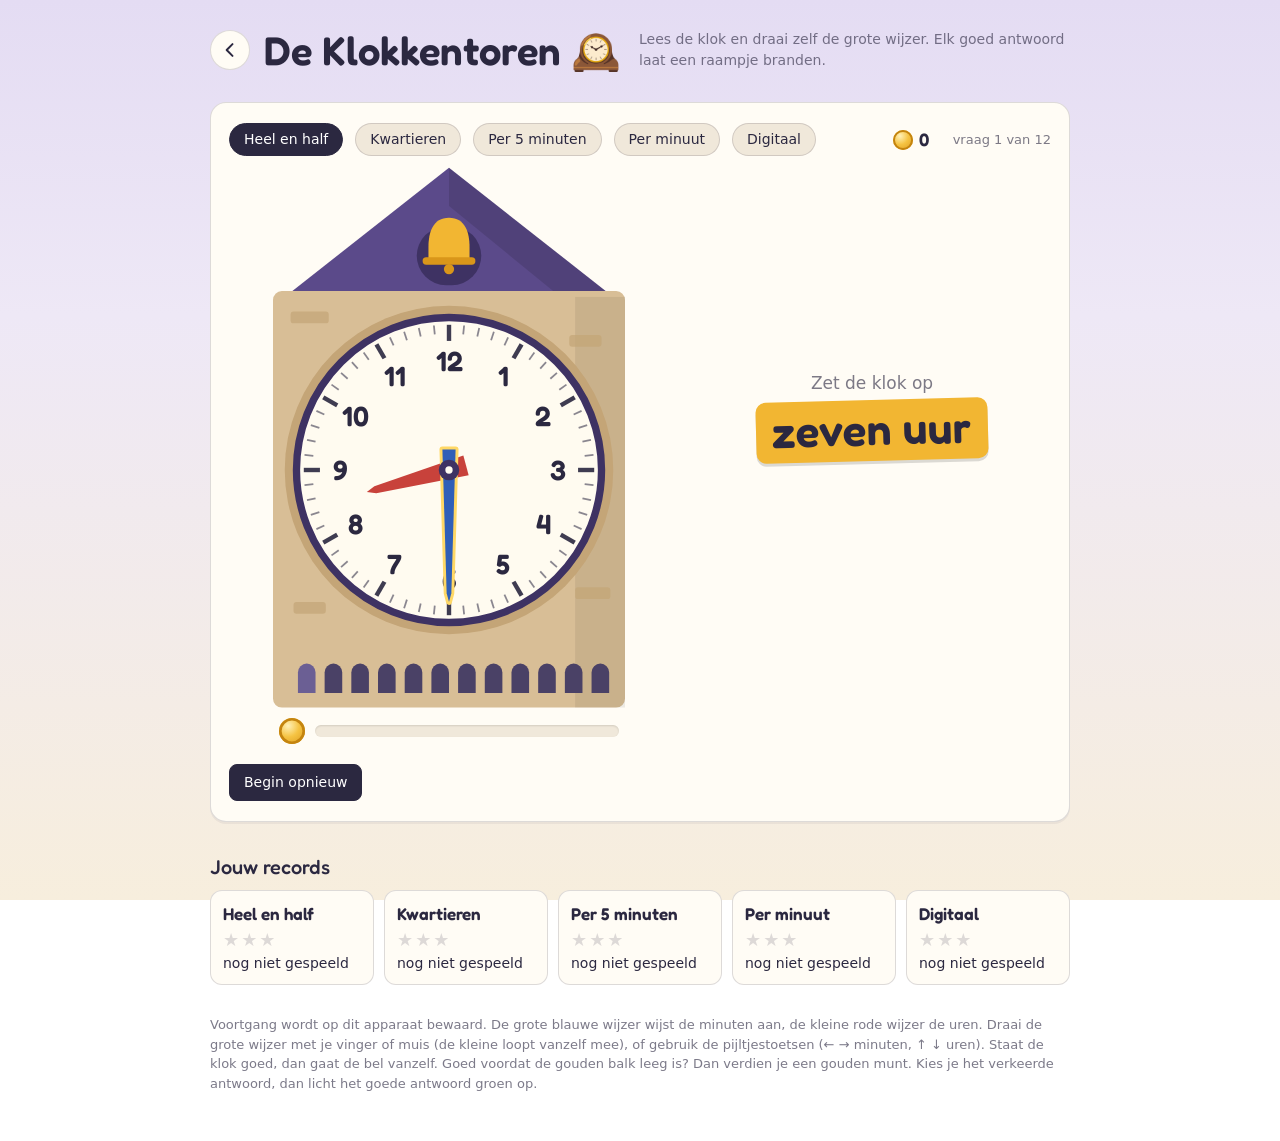
<file: klok/index.html>
<!doctype html>
<html lang="nl">
<meta charset="utf-8">
<meta name="viewport" content="width=device-width, initial-scale=1">
<link rel="icon" href="/favicon.svg" type="image/svg+xml">
<link rel="apple-touch-icon" href="/apple-touch-icon.png">
<title>De Klokkentoren — klokkijken oefenen</title>
<meta name="description" content="Oefen klokkijken met De Klokkentoren: hele en halve uren, kwartieren, minuten en de digitale klok. Zet zelf de wijzers. Gratis, zonder cookies, tracking of reclame.">
<link rel="canonical" href="https://ik-oefen.nl/klok/">
<meta property="og:type" content="website">
<meta property="og:locale" content="nl_NL">
<meta property="og:site_name" content="Ik oefen">
<meta property="og:title" content="De Klokkentoren — klokkijken oefenen">
<meta property="og:description" content="Oefen klokkijken met De Klokkentoren: hele en halve uren, kwartieren, minuten en de digitale klok. Zet zelf de wijzers. Gratis, zonder cookies, tracking of reclame.">
<meta property="og:url" content="https://ik-oefen.nl/klok/">
<link rel="stylesheet" href="../fonts/fredoka.css">
<style>
  :root{
    --lucht:#EEE8F6;
    --kaart:#FFFCF5;
    --kaart2:#F0E8DA;
    --tekst:#2B2840;
    --zacht:rgba(43,40,64,.62);
    --lijn:rgba(43,40,64,.16);
    --steen:#D8BE96;
    --steen2:#C4A577;
    --dak:#5B4A8A;
    --groot:#2F5FB8;   /* grote wijzer: blauw */
    --klein:#C8423B;   /* kleine wijzer: rood */
    --goed:#2F9E5B;
    --rood:#D9484F;
    --geel:#F2B632;
  }
  *{box-sizing:border-box}
  html,body{margin:0}
  body{
    background:linear-gradient(#E4DCF3, var(--lucht) 35%, #F7EEDD);
    background-attachment:fixed;
    color:var(--tekst);
    font-family:ui-sans-serif,system-ui,-apple-system,"Segoe UI",Roboto,sans-serif;
    font-size:16px;line-height:1.5;padding:20px 16px 48px;min-height:100vh;
  }
  .wrap{max-width:860px;margin:0 auto}
  header{display:flex;flex-wrap:wrap;gap:12px 20px;align-items:baseline;justify-content:space-between;margin-bottom:22px}
  .kop{display:grid;grid-template-columns:auto 1fr;column-gap:14px;align-items:start}
  .kop .terug{margin-top:calc(clamp(28px,6vw,40px) * .75 - 20px)}   /* midden op de regel van de titel */
  /* lage schermhoogte (zelfde grens als klok-naast-antwoorden): ondertitel naast de titel, scheelt een regel */
  @media (max-height:901px) and (min-width:600px){
    .koptekst{display:flex;flex-wrap:wrap;align-items:center;column-gap:18px}
    .koptekst .ondertitel{flex:1 1 260px;max-width:440px;margin:0}
  }
  .terug{display:grid;place-items:center;width:40px;height:40px;border-radius:50%;color:var(--tekst);border:1px solid var(--lijn);background:var(--kaart);text-decoration:none;transition:background .15s,border-color .15s}
  .terug:hover{background:var(--kaart2);border-color:var(--tekst)}
  h1{font-family:Fredoka,ui-rounded,system-ui,sans-serif;font-weight:600;font-size:clamp(28px,6vw,40px);margin:0}
  .ondertitel{margin:2px 0 0;font-size:14px;color:var(--zacht)}

  .kaart{background:var(--kaart);border:1px solid var(--lijn);border-radius:16px;padding:20px 18px;box-shadow:0 2px 0 rgba(43,40,64,.06)}
  /* één rij: niveauknoppen links, munten en voortgang rechts (past het niet, dan zakken die eronder) */
  .leskop{display:flex;flex-wrap:wrap;align-items:center;gap:8px 12px;margin-bottom:6px}
  .leskop .rechts{display:flex;align-items:center;gap:14px;margin-left:auto;font-size:13px;color:var(--zacht);white-space:nowrap}

  .niveaus{display:contents}   /* knoppen doen mee in de rij van .leskop */
  .niveaus button{font:inherit;font-size:14px;cursor:pointer;border:1px solid var(--lijn);background:var(--kaart2);color:var(--tekst);border-radius:20px;padding:5px 14px}
  .niveaus button.aan{background:var(--tekst);color:#fff;border-color:var(--tekst)}

  /* de vraag */
  .vraag{text-align:center;min-height:96px;display:flex;flex-direction:column;align-items:center;justify-content:center;gap:4px;margin:4px 0 2px}
  .vraag .wat{font-size:15px;color:var(--zacht)}
  .vraag .tijd{font-family:Fredoka,ui-rounded,sans-serif;font-weight:600;font-size:clamp(26px,7vw,36px);line-height:1.15;
    background:var(--geel);color:var(--tekst);padding:4px 16px 6px;border-radius:10px;transform:rotate(-1.5deg);box-shadow:0 3px 0 rgba(0,0,0,.14)}
  .vraag .digi{font-family:Fredoka,ui-rounded,sans-serif;font-weight:500;font-variant-numeric:tabular-nums;letter-spacing:.06em;
    font-size:clamp(30px,8vw,40px);line-height:1.1;background:#24213A;color:#8CF0B4;padding:4px 18px 6px;border-radius:10px;
    box-shadow:inset 0 0 0 3px #3B3760,0 3px 0 rgba(0,0,0,.18)}
  .vraag .dagdeel{font-size:15px;font-weight:600}
  .vraag .klein{font-size:15px}

  /* de toren */
  .toren{display:block;width:clamp(300px, (100svh - 530px) * .806, 460px);max-width:100%;height:auto;margin:0 auto;overflow:visible;touch-action:none;user-select:none;-webkit-user-select:none;-webkit-touch-callout:none;-webkit-tap-highlight-color:transparent}
  /* de klok zo groot als in de hoogte past, zodat de antwoordknoppen eronder in beeld blijven (groot op een staande tablet) */
  /* te laag om onder elkaar te passen (klok 300 + knoppen ≈ 900px)? dan de klok links en vraag + antwoorden rechts */
  @media (max-height:901px) and (min-width:600px){
    .speelveld{display:grid;grid-template-columns:auto minmax(0,1fr);column-gap:24px;
      grid-template-rows:1fr auto auto auto 1fr auto;
      grid-template-areas:"toren ." "toren vraag" "toren hint" "toren antwoord" "toren ." "balk ."}
    .speelveld .toren{grid-area:toren;width:clamp(260px, min((100svh - 300px) * .806, 100vw - 360px), 440px);margin:0}
    .speelveld .vraag{grid-area:vraag} .speelveld #hint{grid-area:hint}
    .speelveld #muntbalk{grid-area:balk;width:100%;margin-top:6px} .speelveld #antwoord{grid-area:antwoord;min-height:272px}
    .speelveld .keuzes,.speelveld .keuzes.drie{grid-template-columns:1fr}
    /* zet-vraag (geen keuzes): de vraag groot en midden naast de klok, geen leeg vak eronder */
    .speelveld #antwoord:empty{min-height:0;margin:0}
    .speelveld .vraag .tijd{font-size:clamp(30px,4.2vw,44px)} .speelveld .vraag .digi{font-size:clamp(34px,4.6vw,48px)}
    .speelveld .vraag .wat{font-size:17px}
  }
  /* heel laag scherm: de keuzes in twee kolommen, anders passen ze niet naast de klok */
  @media (max-height:700px) and (min-width:900px){
    .speelveld .keuzes{grid-template-columns:1fr 1fr} .speelveld .keuzes.drie{grid-template-columns:1fr 1fr 1fr}
    .speelveld #antwoord{min-height:128px}
  }
  .toren .wijzerplaat{cursor:default}
  .toren.zet .wijzerplaat{cursor:grab}
  .toren.slepen .wijzerplaat{cursor:grabbing}
  .toren:focus{outline:none}
  .toren:focus-visible .rand{stroke:#5B8DEF;stroke-width:5}
  .cijfer{font-family:Fredoka,ui-rounded,sans-serif;font-weight:600;font-size:19px;fill:var(--tekst);text-anchor:middle;dominant-baseline:central}
  .streep{stroke:var(--tekst);stroke-width:1.2;opacity:.55}
  .streep.dik{stroke-width:3;opacity:.9}
  .wijzer.kl{fill:var(--klein)}
  .wijzer.gr{fill:var(--groot)}
  .vast .wijzer,.wenk .wijzer{stroke:#FFD866;stroke-width:4;paint-order:stroke;stroke-linejoin:round}
  @media (prefers-reduced-motion:no-preference){ .wenk .wijzer{animation:wenk 1.1s ease-in-out infinite} }
  @keyframes wenk{50%{stroke-width:9}}
  .wijzers.leeg{opacity:0}
  .raam{fill:#4A4166;transition:fill .3s}
  .raam.nu{fill:#6B5F94}
  .raam.licht{fill:#FFE6A3}
  .raam.munt{fill:#F5C342}
  .bel{transform-origin:150px 38px}
  @media (prefers-reduced-motion:no-preference){
    .toren.luid .bel{animation:luid .9s ease-in-out}
    .raam.munt{animation:glim .5s}
  }
  @keyframes luid{20%{transform:rotate(16deg)}45%{transform:rotate(-13deg)}70%{transform:rotate(7deg)}100%{transform:rotate(0)}}
  @keyframes glim{50%{fill:#FFF3C4}}
  .bimbam{font-family:Fredoka,ui-rounded,sans-serif;font-weight:600;font-size:16px;fill:var(--dak);opacity:0}
  @media (prefers-reduced-motion:no-preference){ .toren.luid .bimbam{animation:bim .9s ease-out} }
  @keyframes bim{0%{opacity:0;transform:translateY(6px)}25%{opacity:1}100%{opacity:0;transform:translateY(-10px)}}

  #hint{text-align:center;min-height:2em;font-size:17px;color:var(--tekst);margin:6px auto 0;font-family:Fredoka,ui-rounded,sans-serif;font-weight:600}

  /* gouden munt */
  .munt{display:inline-block;width:1em;height:1em;border-radius:50%;vertical-align:-.15em;
    background:radial-gradient(circle at 35% 30%,#FFF1B8,#F5C342 45%,#D9961A);box-shadow:inset 0 0 0 .1em #C4840F}
  #muntbalk{position:relative;display:flex;align-items:center;gap:10px;max-width:340px;margin:2px auto 0;height:34px}
  #muntbalk .munt{font-size:26px;flex:none;transition:filter .3s,opacity .3s}
  #muntbalk .balk{flex:1;height:12px;border-radius:6px;background:var(--kaart2);overflow:hidden;box-shadow:inset 0 1px 2px rgba(0,0,0,.12)}
  #muntbalk .balk i{display:block;height:100%;width:100%;border-radius:6px;background:linear-gradient(90deg,#F2B632,#FFD866)}
  #muntbalk.klaar{visibility:hidden}
  #muntbalk.weg .munt{filter:grayscale(1);opacity:.35}
  #muntbalk.verdiend .munt{animation:muntpop .5s}
  @keyframes muntpop{0%{transform:scale(1)}40%{transform:scale(1.45) rotate(-12deg)}100%{transform:scale(1)}}
  .teller{display:inline-flex;align-items:center;gap:6px;font-family:Fredoka,ui-rounded,sans-serif;font-size:18px;font-weight:600;color:var(--tekst)}
  .teller .munt{font-size:20px}
  .teller.bump{animation:muntpop .45s}
  .teller .reeks{font-size:15px;color:#D9581E;font-weight:600;margin-left:4px}

  /* antwoorden */
  #antwoord{min-height:128px;display:flex;align-items:center;justify-content:center;margin-top:8px}
  .keuzerij{display:flex;align-items:center;justify-content:center;gap:10px;width:min(500px,100%)}
  .keuzes{display:grid;grid-template-columns:1fr 1fr;gap:10px;flex:1;min-width:0;max-width:440px}
  .lees{flex:none;width:48px;height:48px;border-radius:50%;display:grid;place-items:center;padding:0;cursor:pointer;touch-action:manipulation;
    background:var(--kaart);color:var(--tekst);border:1px solid var(--lijn);border-bottom:3px solid rgba(0,0,0,.2)}
  .lees.bezig{background:var(--geel);border-color:var(--geel)}
  .keuzes button.voor{outline:4px solid var(--geel);outline-offset:2px;background:#FFF3CF}
  @media (prefers-reduced-motion:no-preference){ .keuzes button.voor{animation:pop .4s} }
  .keuzes.drie{grid-template-columns:1fr 1fr 1fr}
  .keuzes button{font-family:Fredoka,ui-rounded,sans-serif;font-weight:500;font-size:clamp(17px,4.6vw,21px);line-height:1.2;
    min-height:56px;padding:6px 10px;border-radius:12px;background:var(--kaart2);color:var(--tekst);
    border:1px solid var(--lijn);border-bottom:4px solid rgba(0,0,0,.2);cursor:pointer;touch-action:manipulation}
  .keuzes button:hover{background:#E6DCC9}
  .keuzes button:active{transform:translateY(2px);border-bottom-width:2px}
  .keuzes button.digi{font-variant-numeric:tabular-nums;letter-spacing:.04em}
  .keuzes button.fout{border-color:var(--rood);color:var(--rood);background:#FBE9E7}
  .keuzes button.juist{border-color:var(--goed);background:#E3F4E8;box-shadow:0 0 0 3px var(--goed)}
  .keuzes button.goed{background:var(--goed);color:#fff;border-color:var(--goed)}
  .keuzes button:disabled{opacity:.45;cursor:default}
  @media (prefers-reduced-motion:no-preference){ .keuzes button.fout{animation:wiebel .2s} .keuzes button.goed{animation:pop .3s} }
  @keyframes wiebel{25%{transform:translateX(-6px)}75%{transform:translateX(6px)}}
  @keyframes pop{50%{transform:scale(1.06)}}

  .knoppen{display:flex;flex-wrap:wrap;gap:10px;align-items:center;margin-top:16px}
  .knoppen button{font:inherit;font-size:14px;cursor:pointer;border:1px solid var(--tekst);background:var(--tekst);color:#fff;border-radius:8px;padding:7px 14px}
  .knoppen label{font-size:14px;display:flex;align-items:center;gap:6px;cursor:pointer;margin-left:auto}
  :focus-visible{outline:3px solid #5B8DEF;outline-offset:2px}

  #uitslag{margin-top:18px;border-top:1px solid var(--lijn);padding-top:16px}
  #uitslag h3{font-family:Fredoka,ui-rounded,sans-serif;font-weight:500;font-size:20px;margin:0 0 8px}
  #uitslag p{margin:0 0 10px;font-size:15px}
  #uitslag .lastig{font-family:Fredoka,ui-rounded,sans-serif;background:var(--kaart2);border-radius:6px;padding:1px 8px;white-space:nowrap}
  #uitslag .sterren{color:var(--geel);font-size:26px;letter-spacing:3px}
  #uitslag .sterren i{font-style:normal;color:var(--lijn)}
  #uitslag button{font:inherit;font-size:15px;cursor:pointer;border-radius:8px;padding:7px 14px;margin:4px 8px 0 0;border:1px solid var(--tekst);background:var(--kaart);color:var(--tekst)}
  #uitslag button.hoofd{background:var(--tekst);color:#fff}

  h2.recordkop{font-family:Fredoka,ui-rounded,sans-serif;font-weight:500;font-size:20px;margin:30px 0 8px}
  #records{display:grid;grid-template-columns:repeat(auto-fill,minmax(150px,1fr));gap:10px}
  .record{background:var(--kaart);border:1px solid var(--lijn);border-radius:12px;padding:10px 12px;font-size:14px}
  .record b{display:block;font-family:Fredoka,ui-rounded,sans-serif;font-size:17px;font-weight:600}
  .record .sterren{color:var(--geel);font-size:18px;letter-spacing:2px}
  .record .sterren i{font-style:normal;color:var(--lijn)}
  footer{margin-top:30px;font-size:13px;color:var(--zacht)}
</style>

<div class="wrap">
  <header>
    <div class="kop">
      <a class="terug" href="../" aria-label="Terug naar Ik oefen" title="Terug naar Ik oefen"><svg viewBox="0 0 24 24" width="20" height="20" aria-hidden="true"><path d="M15 5l-7 7 7 7" fill="none" stroke="currentColor" stroke-width="2.4" stroke-linecap="round" stroke-linejoin="round"/></svg></a>
      <div class="koptekst">
        <h1>De Klokkentoren 🕰️</h1>
        <p class="ondertitel">Lees de klok en draai zelf de grote wijzer. Elk goed antwoord laat een raampje branden.</p>
      </div>
    </div>
  </header>

  <div class="kaart">
    <div class="leskop">
      <div class="niveaus" id="niveaus"></div>
      <div class="rechts">
        <span class="teller" id="teller" title="gouden munten"><i class="munt"></i><b id="munten">0</b><span class="reeks" id="reeks"></span></span>
        <span id="voortgang">vraag 1 van 12</span>
      </div>
    </div>

    <div class="speelveld">
    <div class="vraag" id="vraag" aria-live="polite"></div>

    <svg class="toren" id="toren" viewBox="0 0 300 372" tabindex="0" role="img" aria-label="klok in de toren">
      <!-- dak met klokje -->
      <path d="M150 4 L262 92 H38 Z" fill="var(--dak)"/>
      <path d="M150 4 L262 92 H226 L150 30 Z" fill="#000" opacity=".12"/>
      <rect x="128" y="44" width="44" height="40" rx="20" fill="#3E3263"/>
      <g class="bel">
        <path d="M150 38 c-11 0 -14 10 -14 20 v8 h28 v-8 c0 -10 -3 -20 -14 -20z" fill="#F2B632"/>
        <rect x="132" y="65" width="36" height="5" rx="2.5" fill="#D9961A"/>
        <circle cx="150" cy="73" r="3.5" fill="#D9961A"/>
      </g>
      <text class="bimbam" x="214" y="56">bim bam!</text>
      <!-- toren -->
      <rect x="30" y="88" width="240" height="284" rx="6" fill="var(--steen)"/>
      <rect x="236" y="92" width="34" height="280" fill="#000" opacity=".07"/>
      <g fill="var(--steen2)" opacity=".7">
        <rect x="42" y="102" width="26" height="8" rx="2"/><rect x="232" y="118" width="22" height="8" rx="2"/>
        <rect x="44" y="300" width="22" height="8" rx="2"/><rect x="236" y="290" width="24" height="8" rx="2"/>
      </g>
      <!-- wijzerplaat, middelpunt 150,210 -->
      <g class="wijzerplaat" transform="translate(150 210)">
        <circle r="112" fill="var(--steen2)"/>
        <circle class="rand" r="104" fill="#FFFBF0" stroke="#3E3263" stroke-width="5"/>
        <g id="strepen"></g>
        <g id="cijfers"></g>
        <g class="wijzers" id="wijzers">
          <g id="kleineWijzer"><path class="wijzer kl" d="M-7 12 L-2.5 -52 L0 -58 L2.5 -52 L7 12 Z"/></g>
          <g id="groteWijzer"><path class="wijzer gr" d="M-4.5 14 L-1.6 -84 L0 -90 L1.6 -84 L4.5 14 Z"/></g>
          <circle r="7" fill="#3E3263"/><circle r="2.5" fill="#FFFBF0"/>
        </g>
      </g>
      <!-- raampjes: één per vraag -->
      <g id="ramen"></g>
    </svg>

    <p id="hint"></p>
    <div id="muntbalk">
      <i class="munt" aria-hidden="true"></i>
      <div class="balk" title="Goed voordat de balk leeg is = gouden munt"><i id="muntvulling"></i></div>
    </div>
    <div id="antwoord"></div>
    </div>

    <div class="knoppen"><button id="opnieuw">Begin opnieuw</button></div>
    <div id="uitslag" hidden></div>
  </div>

  <h2 class="recordkop">Jouw records</h2>
  <div id="records"></div>

  <footer>Voortgang wordt op dit apparaat bewaard. De grote blauwe wijzer wijst de minuten aan, de kleine rode wijzer de uren. Draai de grote wijzer met je vinger of muis (de kleine loopt vanzelf mee), of gebruik de pijltjestoetsen (← → minuten, ↑ ↓ uren). Staat de klok goed, dan gaat de bel vanzelf. Goed voordat de gouden balk leeg is? Dan verdien je een gouden munt. Kies je het verkeerde antwoord, dan licht het goede antwoord groen op.</footer>
</div>

<script>
(function(){
"use strict";

var BEWAAR = "klokkentoren-v1";
var RONDE = 12;
var NIVEAUS = [
  {titel:"Heel en half", stap:30},
  {titel:"Kwartieren",    stap:15, sprong:[15,30,45,60]},
  {titel:"Per 5 minuten", stap:5,  sprong:[5,10,15,20,25,30,45,60]},
  {titel:"Per minuut",    stap:1,  sprong:[2,3,5,7,10,15,20,30]},
  {titel:"Digitaal",      stap:5,  digitaal:true}
];

var UREN = ["twaalf","één","twee","drie","vier","vijf","zes","zeven","acht","negen","tien","elf"];
var MINUTEN = ["","één","twee","drie","vier","vijf","zes","zeven","acht","negen","tien","elf","twaalf","dertien","veertien"];

var data = {records:{}, niveau:0};
function laad(){
  try{ var s = localStorage.getItem(BEWAAR); if (s) data = JSON.parse(s); }catch(e){}
  if (!data || typeof data !== "object") data = {};
  if (!data.records) data.records = {};
  if (typeof data.niveau !== "number" || !NIVEAUS[data.niveau]) data.niveau = 0;
}
function bewaar(){ try{ localStorage.setItem(BEWAAR, JSON.stringify(data)); }catch(e){} }

function tussen(a, b){ return a + Math.floor(Math.random()*(b-a+1)); }
function schud(a){ for (var i=a.length-1;i>0;i--){ var j=Math.floor(Math.random()*(i+1)), t=a[i]; a[i]=a[j]; a[j]=t; } return a; }
function mod(a, n){ return ((a % n) + n) % n; }
function $(id){ return document.getElementById(id); }

/* ---------- tijd in woorden ---------- */
// t = minuten na twaalf uur (0..719)
function woorden(t){
  t = mod(t, 720);
  var h = Math.floor(t/60), m = t % 60, u = UREN[h], v = UREN[(h+1) % 12];
  if (m === 0)  return u + " uur";
  if (m === 15) return "kwart over " + u;
  if (m === 30) return "half " + v;
  if (m === 45) return "kwart voor " + v;
  if (m < 15)   return MINUTEN[m] + " over " + u;
  if (m < 30)   return MINUTEN[30-m] + " voor half " + v;
  if (m < 45)   return MINUTEN[m-30] + " over half " + v;
  return MINUTEN[60-m] + " voor " + v;
}
// t24 = minuten na middernacht (0..1439)
function digitaal(t24){
  t24 = mod(t24, 1440);
  var h = Math.floor(t24/60), m = t24 % 60;
  return (h < 10 ? "0" : "") + h + ":" + (m < 10 ? "0" : "") + m;
}
function dagdeel(t24){
  var h = Math.floor(mod(t24,1440)/60);
  if (h < 6)  return "'s nachts 🌙";
  if (h < 12) return "'s ochtends 🌅";
  if (h < 18) return "'s middags ☀️";
  return "'s avonds 🌆";
}
function duur(d){
  if (d === 15) return "een kwartier";
  if (d === 30) return "een half uur";
  if (d === 45) return "drie kwartier";
  if (d === 60) return "een uur";
  return d + " minuten";
}
function getalUur(h){ return h % 12 || 12; }

/* ---------- de klok tekenen ---------- */
var NS = "http://www.w3.org/2000/svg";
function el(naam, attr, ouder){
  var e = document.createElementNS(NS, naam);
  for (var k in attr) e.setAttribute(k, attr[k]);
  if (ouder) ouder.appendChild(e);
  return e;
}
function punt(hoek, r){ var a = (hoek-90) * Math.PI/180; return [r*Math.cos(a), r*Math.sin(a)]; }

function tekenWijzerplaat(){
  var s = $("strepen"), c = $("cijfers");
  for (var i=0;i<60;i++){
    var dik = i % 5 === 0, a = punt(i*6, dik ? 88 : 93), b = punt(i*6, 99);
    el("line", {x1:a[0].toFixed(1), y1:a[1].toFixed(1), x2:b[0].toFixed(1), y2:b[1].toFixed(1), "class":"streep" + (dik ? " dik" : "")}, s);
  }
  for (var u=1;u<=12;u++){
    var p = punt(u*30, 74);
    var t = el("text", {x:p[0].toFixed(1), y:p[1].toFixed(1), "class":"cijfer"}, c);
    t.textContent = u;
  }
  var r = $("ramen");
  for (var n=0;n<RONDE;n++){
    var x = 47 + n*18.2;
    el("path", {d:"M"+x+" 362 v-14 a6 6 0 0 1 12 0 v14 z", "class":"raam", id:"raam"+n}, r);
  }
}

var RUSTIG = window.matchMedia && window.matchMedia("(prefers-reduced-motion: reduce)").matches;
// Draai één wijzer. Met glij (seconden) draait hij soepel de korte kant op.
function draai(w, hoek, glij){
  if (glij && typeof w._hoek === "number"){
    hoek = w._hoek + (mod(hoek - w._hoek + 180, 360) - 180);
    w.style.transition = RUSTIG ? "none" : "transform " + glij + "s cubic-bezier(.3,.7,.3,1)";
  } else w.style.transition = "none";
  w._hoek = hoek;
  w.style.transform = "rotate(" + hoek.toFixed(2) + "deg)";
}
// t mag een kommagetal zijn (tijdens het slepen).
function zetWijzers(t, glij){
  draai($("kleineWijzer"), mod(t, 720) / 2, glij);
  draai($("groteWijzer"), mod(t, 60) * 6, glij);
}

/* ---------- vragen maken ---------- */
// soorten: "zet" (zet de klok), "kies" (hoe laat is het?), "sprong" (over een kwartier),
// "digizet" (zet de klok op 15:30), "digikies" (welke digitale tijd?), "digiwoord" (15:30 in woorden)
function kiesTijd(niv, gebruikt){
  var n = NIVEAUS[niv], vorige = niv > 0 && !n.digitaal ? NIVEAUS[niv-1].stap : 0;
  for (var poging=0; poging<50; poging++){
    var h = tussen(0, 11), m;
    var opties = [];
    for (var x=0; x<60; x+=n.stap) opties.push(x);
    if (vorige && Math.random() < 0.75){
      var nieuw = opties.filter(function(x){ return x % vorige !== 0; });
      if (nieuw.length) opties = nieuw;
    }
    m = opties[tussen(0, opties.length-1)];
    var t = h*60 + m;
    if (gebruikt.indexOf(t) < 0) return t;
  }
  return t;
}

function maakRonde(){
  var niv = data.niveau, n = NIVEAUS[niv], soorten = [];
  if (n.digitaal) soorten = ["digizet","digizet","digizet","digizet","digikies","digikies","digikies","digikies","digiwoord","digiwoord","digiwoord","digiwoord"];
  else if (n.sprong) soorten = ["zet","zet","zet","zet","zet","kies","kies","kies","kies","sprong","sprong","sprong"];
  else soorten = ["zet","zet","zet","zet","zet","zet","kies","kies","kies","kies","kies","kies"];
  schud(soorten);
  // nooit met een sprong beginnen: eerst rustig inkomen
  if (soorten[0] === "sprong"){ var i = soorten.indexOf("zet"); soorten[i] = "sprong"; soorten[0] = "zet"; }
  var gebruikt = [], vragen = [];
  soorten.forEach(function(s){
    var t = kiesTijd(niv, gebruikt); gebruikt.push(t);
    var v = {soort:s, t:t};
    if (s === "sprong"){
      v.d = n.sprong[tussen(0, n.sprong.length-1)];
      v.start = t; v.t = mod(t + v.d, 720);
    }
    if (s.indexOf("digi") === 0){
      // meestal na twaalf uur (daar zit het lastige), soms 's ochtends of 's nachts
      v.t24 = t + (Math.random() < 0.7 ? 720 : 0);
      if (v.t24 < 360 && Math.random() < 0.6) v.t24 += 720; // nacht minder vaak
    }
    vragen.push(v);
  });
  return vragen;
}

// Afleiders die echte vergissingen nadoen.
function afleiders(t, stap){
  var h = Math.floor(t/60), m = t % 60, uit = [];
  uit.push(mod(t + 60, 720), mod(t - 60, 720));                 // uur ernaast (half vier / half vijf)
  if (m !== 0 && m !== 30) uit.push(h*60 + (60 - m));           // over en voor omgedraaid
  if (m !== 0 && m !== 30) uit.push(mod(h*60 + (30 - m), 720)); // spiegel rond half
  var hs = Math.round(m/5) % 12, ms = (h % 12) * 5;             // wijzers verwisseld
  uit.push(hs*60 + ms);
  for (var i=0;i<8;i++) uit.push(tussen(0, 11)*60 + tussen(0, 60/stap - 1)*stap);
  return uit.filter(function(x){ return x !== t && mod(x, stap) === 0; });
}
function maakOpties(goed, kandidaten, aantal, sleutel){
  var uit = [goed], gezien = {};
  gezien[sleutel(goed)] = 1;
  for (var i=0; i<kandidaten.length && uit.length < aantal; i++){
    var k = sleutel(kandidaten[i]);
    if (!gezien[k]){ gezien[k] = 1; uit.push(kandidaten[i]); }
  }
  return schud(uit);
}

/* ---------- toestand ---------- */
var vragen = [], nr = 0, vraag = null, stand = 0, ruw = 0;
var munten = 0, reeks = 0, fouten = 0, lastig = {}, bezig = false;
var muntTimer = null, vraagStart = 0;

function wachtTijd(){
  var s = vraag ? vraag.soort : "";
  var basis = (s === "kies" || s === "digikies" || s === "digiwoord") ? 9000 : 12000;
  if (NIVEAUS[data.niveau].stap === 1) basis += 4000;
  if (s === "sprong") basis += 4000;
  return basis;
}

function zetHint(h){ $("hint").innerHTML = h || ""; }

function startMuntbalk(){
  var mb = $("muntbalk"), v = $("muntvulling");
  mb.classList.remove("weg", "klaar", "verdiend");
  v.style.transition = "none"; v.style.width = "100%";
  void v.offsetWidth;
  v.style.transition = "width " + wachtTijd() + "ms linear";
  v.style.width = "0%";
  clearTimeout(muntTimer);
  muntTimer = setTimeout(function(){ $("muntbalk").classList.add("weg"); }, wachtTijd());
}
function stopMuntbalk(){
  clearTimeout(muntTimer);
  var v = $("muntvulling");
  v.style.width = getComputedStyle(v).width; v.style.transition = "none";
}
function tekenTeller(bump){
  $("munten").textContent = munten;
  $("reeks").textContent = reeks >= 3 ? "🔥" + reeks : "";
  if (bump){ var t = $("teller"); t.classList.remove("bump"); void t.offsetWidth; t.classList.add("bump"); }
}

/* ---------- een vraag tonen ---------- */
// De klok begint 1 à 2 uur van het goede antwoord, soms ervoor, soms erna:
// nooit meer dan een paar rondjes draaien, en toch nadenken welke kant op.
function startStand(t){
  var stap = Math.max(NIVEAUS[data.niveau].stap, 5);
  var afstand = Math.round(tussen(60, 120) / stap) * stap;
  return mod(t + (Math.random() < 0.5 ? -afstand : afstand), 720);
}
function toonVraag(){
  stopVoorlezen();
  $("groteWijzer").classList.remove("wenk");
  vraag = vragen[nr];
  bezig = true;
  vraagStart = Date.now();
  zetHint("");
  var toren = $("toren"), vr = $("vraag"), aw = $("antwoord"), s = vraag.soort;
  toren.classList.remove("zet", "luid");
  $("wijzers").classList.remove("leeg");
  $("voortgang").textContent = "vraag " + (nr+1) + " van " + RONDE;
  for (var i=0;i<RONDE;i++) $("raam"+i).classList.toggle("nu", i === nr);

  if (s === "zet" || s === "sprong" || s === "digizet"){
    // start op tien over tien: beide wijzers goed te zien en te pakken
    stand = s === "sprong" ? vraag.start : startStand(vraag.t);
    ruw = stand;
    zetWijzers(stand);
    toren.classList.add("zet");
    toren.setAttribute("aria-label", "klok: sleep de wijzers of gebruik de pijltjestoetsen");
    if (s === "zet") vr.innerHTML = '<span class="wat">Zet de klok op</span><span class="tijd">' + woorden(vraag.t) + '</span>';
    else if (s === "digizet") vr.innerHTML = '<span class="wat">Zet de klok op</span><span class="digi">' + digitaal(vraag.t24) + '</span>';
    else vr.innerHTML = '<span class="wat">Het is ' + woorden(vraag.start) + '. Zet de klok op de tijd</span><span class="tijd">over ' + duur(vraag.d) + '</span>';
    aw.innerHTML = "";
    $("groteWijzer").classList.add("wenk");
  } else {
    var opties, html = "";
    if (s === "kies"){
      zetWijzers(vraag.t);
      vr.innerHTML = '<span class="wat">Hoe laat is het?</span>';
      opties = maakOpties(vraag.t, afleiders(vraag.t, NIVEAUS[data.niveau].stap), NIVEAUS[data.niveau].stap === 30 ? 3 : 4, woorden);
      opties.forEach(function(o, i){ html += '<button data-k="' + o + '">' + woorden(o) + '</button>'; });
    } else if (s === "digikies"){
      zetWijzers(vraag.t24);
      vr.innerHTML = '<span class="wat">Hoe laat is het op een digitale klok?</span><span class="dagdeel">' + dagdeel(vraag.t24) + '</span>';
      var t12 = vraag.t24 % 720, dagbasis = vraag.t24 - t12;
      var kand = [mod(vraag.t24 + 720, 1440)].concat(afleiders(t12, 5).map(function(x){ return dagbasis + x; }));
      opties = maakOpties(vraag.t24, kand, 4, digitaal);
      opties.forEach(function(o){ html += '<button class="digi" data-k="' + o + '">' + digitaal(o) + '</button>'; });
    } else {
      $("wijzers").classList.add("leeg");
      vr.innerHTML = '<span class="wat">Hoe zeg je deze tijd?</span><span class="digi">' + digitaal(vraag.t24) + '</span>';
      var t = vraag.t24 % 720;
      opties = maakOpties(t, afleiders(t, 5), 4, woorden);
      opties.forEach(function(o){ html += '<button data-k="' + o + '">' + woorden(o) + '</button>'; });
    }
    toren.setAttribute("aria-label", "klok");
    aw.innerHTML = '<div class="keuzerij">' + (stemNL() ? LEESKNOP : "") +
      '<div class="keuzes' + (opties.length === 3 ? " drie" : "") + '">' + html + '</div></div>';
    Array.prototype.forEach.call(aw.querySelectorAll(".keuzes button"), function(b){ b.onclick = function(){ kies(b); }; });
    if (aw.querySelector(".lees")) aw.querySelector(".lees").onclick = leesVoor;
  }
  startMuntbalk();
}

/* ---------- voorlezen ---------- */
// Op verzoek (🔊) leest de klok de keuzes één voor één voor; het knopje dat aan de beurt is licht geel op.
// Alleen met een Nederlandse stem op het apparaat zelf; anders is er geen knop. De gouden balk wacht zolang.
var LEESKNOP = '<button class="lees" type="button" aria-label="lees de antwoorden voor" title="lees voor">' +
  '<svg viewBox="0 0 24 24" width="26" height="26" aria-hidden="true"><path d="M4 9h4l5-4v14l-5-4H4z" fill="currentColor"/>' +
  '<path d="M16 8.5a5 5 0 0 1 0 7M18.5 6a8.5 8.5 0 0 1 0 12" fill="none" stroke="currentColor" stroke-width="2" stroke-linecap="round"/></svg></button>';
var spraak = window.speechSynthesis || null, leesBeurt = 0, leesUiting = null, leesPauze = 0;
function stemNL(){
  if (!spraak || typeof SpeechSynthesisUtterance === "undefined") return null;
  var nl = spraak.getVoices().filter(function(v){ return /^nl([-_]|$)/i.test(v.lang); });
  return nl.filter(function(v){ return v.localService; })[0] || nl[0] || null;
}
if (spraak && spraak.addEventListener) spraak.addEventListener("voiceschanged", function(){
  // stemmen laden soms pas later: zet de knop er alsnog bij
  var rij = document.querySelector("#antwoord .keuzerij");
  if (rij && !rij.querySelector(".lees") && stemNL() && bezig){
    rij.insertAdjacentHTML("afterbegin", LEESKNOP); rij.querySelector(".lees").onclick = leesVoor;
  }
});
// "15:30" als "15 uur 30", zodat de stem het als tijd uitspreekt
function spreekbaar(tekst){ return tekst.replace(/^0?(\d+):0?(\d+)$/, function(m, u, mi){ return u + " uur" + (+mi ? " " + mi : ""); }); }
function leesVoor(){
  var stem = stemNL();
  if (!stem || !bezig) return;
  stopVoorlezen();
  var beurt = ++leesBeurt, knoppen = $("antwoord").querySelectorAll(".keuzes button"), i = 0;
  var lk = $("antwoord").querySelector(".lees"); if (lk) lk.classList.add("bezig");
  pauzeerMuntbalk();
  function volgendeOptie(){
    if (beurt !== leesBeurt) return;
    Array.prototype.forEach.call(knoppen, function(b){ b.classList.remove("voor"); });
    while (i < knoppen.length && knoppen[i].disabled) i++;
    if (i >= knoppen.length){ stopVoorlezen(); return; }
    var knop = knoppen[i++], gedaan = false;
    knop.classList.add("voor");
    var u = new SpeechSynthesisUtterance(spreekbaar(knop.textContent));
    u.voice = stem; u.lang = stem.lang; u.rate = 0.9;
    var verder = function(){ if (gedaan) return; gedaan = true; setTimeout(volgendeOptie, 350); };
    u.onend = verder; u.onerror = verder;
    setTimeout(verder, 1500 + 120 * knop.textContent.length);   // vangnet als onend niet komt
    leesUiting = u;                                               // bewaren: anders ruimt Chrome hem op zonder onend
    spraak.speak(u);
  }
  volgendeOptie();
}
function stopVoorlezen(){
  leesBeurt++;
  if (spraak && (spraak.speaking || spraak.pending)) spraak.cancel();
  leesUiting = null;
  Array.prototype.forEach.call(document.querySelectorAll(".keuzes button.voor, .lees.bezig"), function(b){ b.classList.remove("voor", "bezig"); });
  hervatMuntbalk();
}
function pauzeerMuntbalk(){
  if (leesPauze || !bezig || $("muntbalk").classList.contains("weg")) return;
  leesPauze = Date.now();
  stopMuntbalk();
}
function hervatMuntbalk(){
  if (!leesPauze) return;
  vraagStart += Date.now() - leesPauze;                          // voorlezen telt niet mee voor de munt
  leesPauze = 0;
  if (!bezig) return;
  var rest = Math.max(0, wachtTijd() - (Date.now() - vraagStart)), v = $("muntvulling");
  void v.offsetWidth;
  v.style.transition = "width " + rest + "ms linear"; v.style.width = "0%";
  clearTimeout(muntTimer);
  muntTimer = setTimeout(function(){ $("muntbalk").classList.add("weg"); }, rest);
}

/* ---------- antwoorden ---------- */
function goedAntwoord(){
  bezig = false;
  $("groteWijzer").classList.remove("wenk");
  stopMuntbalk();
  var verdiend = !vraag.fout && Date.now() - vraagStart <= wachtTijd();
  var raam = $("raam"+nr);
  raam.classList.remove("nu");
  raam.classList.add(verdiend ? "munt" : "licht");
  if (verdiend){
    munten++; reeks++;
    var mb = $("muntbalk"); mb.classList.remove("verdiend"); void mb.offsetWidth; mb.classList.add("verdiend");
  } else reeks = 0;
  tekenTeller(verdiend);
  var toren = $("toren");
  toren.classList.remove("zet", "luid"); void toren.getBoundingClientRect(); toren.classList.add("luid");
  var lof = verdiend ? ["Goed zo!", "Precies!", "Knap!", "Super!", "Ja, goed!"][tussen(0,4)] + " +1 munt" : "Goed zo!";
  zetHint("<b>" + lof + "</b>");
  if (vraag.soort === "digiwoord"){ $("wijzers").classList.remove("leeg"); zetWijzers(vraag.t24, 0.6); }
  setTimeout(volgende, verdiend ? 1100 : 1300);
}
function telFout(){
  if (!vraag.fout){ fouten++; vraag.fout = true; lastig[vraag.t] = (lastig[vraag.t] || 0) + 1; }
  reeks = 0; tekenTeller(false);
}

// Staat de klok goed? Dan telt het meteen, zonder knop.
function controleerZet(){
  if (magZetten() && mod(stand, 720) === mod(vraag.t, 720)) goedAntwoord();
}

function kies(knop){
  if (!bezig || knop.disabled) return;
  var k = +knop.getAttribute("data-k"), s = vraag.soort;
  var goed = s === "digikies" ? k === vraag.t24 : k === mod(s === "digiwoord" ? vraag.t24 : vraag.t, 720);
  stopVoorlezen();
  var knoppen = $("antwoord").querySelectorAll(".keuzes button");
  if (goed){
    knop.classList.add("goed");
    Array.prototype.forEach.call(knoppen, function(b){ if (b !== knop) b.disabled = true; });
    goedAntwoord();
    return;
  }
  telFout();
  stopMuntbalk(); $("muntbalk").classList.add("weg");
  knop.classList.remove("fout"); void knop.offsetWidth; knop.classList.add("fout"); knop.disabled = true;
  var juist = s === "digikies" ? vraag.t24 : mod(s === "digiwoord" ? vraag.t24 : vraag.t, 720);
  Array.prototype.forEach.call(knoppen, function(b){
    if (+b.getAttribute("data-k") === juist) b.classList.add("juist"); else b.disabled = true;
  });
}

function volgende(){
  nr++;
  if (nr >= RONDE) klaar(); else toonVraag();
}

/* ---------- slepen ---------- */
var sleep = null;   // "groot" tijdens het slepen
var vinger = null;  // pointerId van de vinger die sleept; andere vingers (of een hand op het scherm) tellen niet
function hoekVan(ev){
  var svg = $("toren"), pt = svg.createSVGPoint();
  pt.x = ev.clientX; pt.y = ev.clientY;
  var p = pt.matrixTransform(svg.getScreenCTM().inverse());
  var x = p.x - 150, y = p.y - 210;
  return {hoek: mod(Math.atan2(x, -y) * 180/Math.PI, 360), r: Math.sqrt(x*x + y*y)};
}
function magZetten(){ return bezig && vraag && (vraag.soort === "zet" || vraag.soort === "sprong" || vraag.soort === "digizet"); }

// Alleen de grote wijzer draait, zoals aan het knopje van een echte klok:
// de kleine wijzer loopt vanzelf mee. Tijdens het slepen volgt hij je vinger
// soepel; bij loslaten glijdt hij naar de dichtstbijzijnde goede plek.
function zetGroot(hoek){
  var d = hoek / 6 - mod(ruw, 60);
  if (d > 30) d -= 60;
  if (d < -30) d += 60;
  ruw += d;                                          // over de 12 = volgend uur
  zetWijzers(ruw, 0);                               // direct je vinger volgen, zonder na-ijlen
}
function rondAf(){
  stand = mod(Math.round(ruw / NIVEAUS[data.niveau].stap) * NIVEAUS[data.niveau].stap, 720);
  ruw = stand;
  zetWijzers(stand, 0.25);
}
function pakVast(ev){
  if (!magZetten() || sleep) return;           // al aan het slepen: tweede vinger negeren
  var p = hoekVan(ev);
  if (p.r > 135 || p.r < 8) return;            // ver buiten de klok, of midden: richting onduidelijk
  sleep = "groot"; vinger = ev.pointerId;
  ruw = stand;
  $("toren").classList.add("slepen");
  $("groteWijzer").classList.remove("wenk");
  $("groteWijzer").classList.add("vast");
  try{ $("toren").setPointerCapture(ev.pointerId); }catch(e){}
  ev.preventDefault();
  beweeg(ev);
}
function beweeg(ev){
  if (!sleep || ev.pointerId !== vinger || !magZetten()) return;
  var p = hoekVan(ev);
  zetGroot(p.hoek);
}
function laatLos(ev){
  if (sleep && ev && ev.pointerId !== vinger) return;
  var was = sleep;
  if (was) rondAf();
  sleep = null; vinger = null; $("toren").classList.remove("slepen");
  $("groteWijzer").classList.remove("vast");
  if (was) controleerZet();
}

function toets(ev){
  if (ev.target && ev.target.tagName === "INPUT") return;
  if (magZetten()){
    var stap = NIVEAUS[data.niveau].stap, d = 0;
    if (ev.key === "ArrowRight") d = stap;
    else if (ev.key === "ArrowLeft") d = -stap;
    else if (ev.key === "ArrowUp") d = 60;
    else if (ev.key === "ArrowDown") d = -60;
    if (d){ ev.preventDefault(); $("groteWijzer").classList.remove("wenk"); stand = mod(stand + d, 720); ruw = stand; zetWijzers(stand, 0.2); controleerZet(); }
    return;
  }
  if (bezig && /^[1-4]$/.test(ev.key)){
    var b = $("antwoord").querySelectorAll(".keuzes button")[+ev.key - 1];
    if (b) kies(b);
  }
}

/* ---------- ronde ---------- */
function startRonde(){
  vragen = maakRonde(); nr = 0; munten = 0; reeks = 0; fouten = 0; lastig = {};
  $("uitslag").hidden = true;
  for (var i=0;i<RONDE;i++) $("raam"+i).setAttribute("class", "raam");
  tekenTeller(false);
  toonVraag();
}

function klaar(){
  stopVoorlezen();
  bezig = false; vraag = null;
  stopMuntbalk();
  $("muntbalk").classList.add("klaar");
  $("antwoord").innerHTML = "";
  $("vraag").innerHTML = '<span class="tijd">Alle raampjes branden!</span>';
  zetHint("");
  var toren = $("toren"); toren.classList.remove("zet", "luid"); void toren.getBoundingClientRect(); toren.classList.add("luid");

  var sterren = 1;
  if (munten >= 9) sterren = 2;
  if (munten >= RONDE) sterren = 3;
  var oud = data.records[data.niveau];
  data.records[data.niveau] = {
    sterren: Math.max(oud ? oud.sterren : 0, sterren),
    munten: Math.max(oud ? oud.munten : 0, munten),
    keer: (oud ? oud.keer || 0 : 0) + 1
  };
  bewaar();
  tekenRecords();

  var st = "";
  for (var k=1;k<=3;k++) st += k <= sterren ? "★" : "<i>★</i>";
  var t = '<h3>Klaar! <span class="sterren">' + st + '</span></h3>';
  t += "<p>Je verdiende <b>" + munten + "</b> van de " + RONDE + " gouden munten" + (fouten ? " en maakte " + fouten + " fout" + (fouten > 1 ? "en" : "") : " en maakte geen enkele fout") + ".</p>";
  if (sterren === 1) t += "<p>Twee sterren haal je met 9 munten, drie sterren met alle " + RONDE + ".</p>";
  else if (sterren === 2) t += "<p>Twee sterren! Pak alle " + RONDE + " munten voor drie sterren.</p>";
  else t += "<p>Alle munten, drie sterren. Jij kunt klokkijken!</p>";
  var moeilijk = Object.keys(lastig);
  if (moeilijk.length) t += "<p>Oefen nog eens: " + moeilijk.slice(0, 4).map(function(x){ return '<span class="lastig">' + woorden(+x) + "</span>"; }).join(" ") + "</p>";
  t += '<button class="hoofd" id="nogeens">Nog een keer</button>';
  if (sterren >= 2 && NIVEAUS[data.niveau+1]) t += '<button id="verder">Verder: ' + NIVEAUS[data.niveau+1].titel + ' →</button>';
  var u = $("uitslag"); u.innerHTML = t; u.hidden = false;
  $("nogeens").onclick = startRonde;
  if ($("verder")) $("verder").onclick = function(){ data.niveau++; bewaar(); tekenNiveaus(); startRonde(); };
}

function tekenNiveaus(){
  var box = $("niveaus"); box.innerHTML = "";
  NIVEAUS.forEach(function(n, i){
    var b = document.createElement("button");
    b.textContent = n.titel;
    if (i === data.niveau) b.className = "aan";
    b.onclick = function(){ data.niveau = i; bewaar(); tekenNiveaus(); startRonde(); };
    box.appendChild(b);
  });
}
function tekenRecords(){
  $("records").innerHTML = NIVEAUS.map(function(n, i){
    var r = data.records[i], st = "";
    for (var k=1;k<=3;k++) st += (r && r.sterren >= k) ? "★" : "<i>★</i>";
    return '<div class="record"><b>' + n.titel + '</b><span class="sterren">' + st + "</span><br>"
      + (r ? "beste: " + r.munten + " munten" : "nog niet gespeeld") + "</div>";
  }).join("");
}

/* ---------- start ---------- */
laad();
tekenWijzerplaat();
tekenNiveaus();
tekenRecords();
$("opnieuw").onclick = startRonde;
var toren = $("toren");
toren.addEventListener("pointerdown", pakVast);
toren.addEventListener("pointermove", beweeg);
toren.addEventListener("pointerup", laatLos);
toren.addEventListener("pointercancel", laatLos);
// Safari op iPad/iPhone negeert touch-action soms op een <svg>: dan scrolt of zoomt de pagina
// mee en breekt het slepen af. Blokkeer dat zelf zolang de klok gezet mag worden.
function geenScroll(ev){ if (magZetten() || sleep) ev.preventDefault(); }
toren.addEventListener("touchstart", geenScroll, {passive:false});
toren.addEventListener("touchmove", geenScroll, {passive:false});
document.addEventListener("keydown", toets);
startRonde();
})();
</script>
</html>
</file>
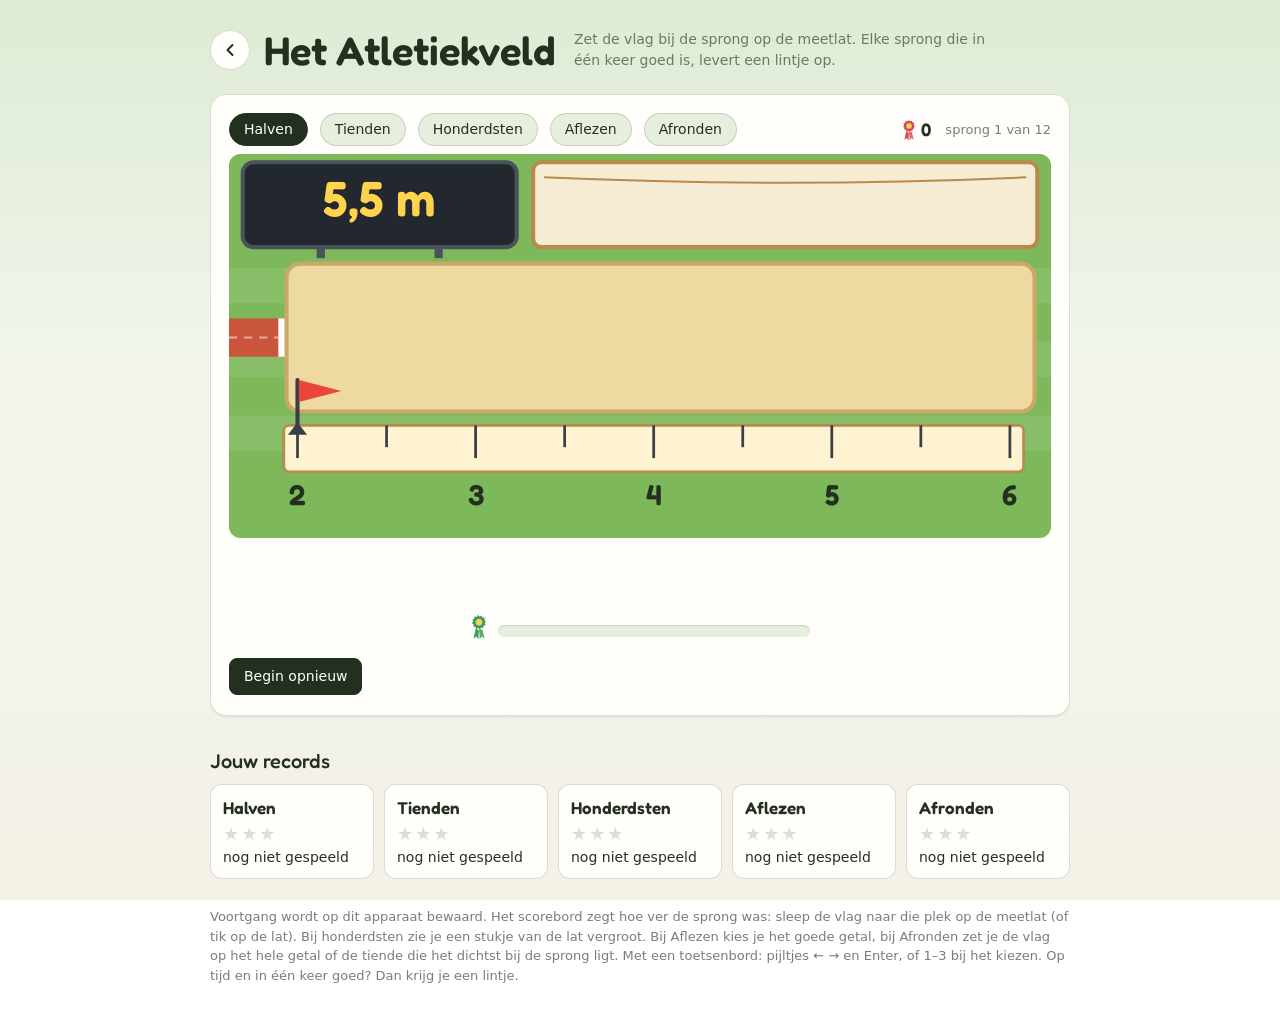
<file: kommagetallen/index.html>
<!doctype html>
<html lang="nl">
<meta charset="utf-8">
<meta name="viewport" content="width=device-width, initial-scale=1">
<link rel="icon" href="/favicon.svg" type="image/svg+xml">
<link rel="apple-touch-icon" href="/apple-touch-icon.png">
<title>Het Atletiekveld — kommagetallen op de getallenlijn en afronden</title>
<meta name="description" content="Oefen kommagetallen op Het Atletiekveld: zet de vlag op de meetlat bij 4,3 of 4,37 meter, lees een sprong af en rond af op hele meters of tienden. Elke goede sprong levert een lintje op. Gratis, zonder cookies, tracking of reclame.">
<link rel="canonical" href="https://ik-oefen.nl/kommagetallen/">
<meta property="og:type" content="website">
<meta property="og:locale" content="nl_NL">
<meta property="og:site_name" content="Ik oefen">
<meta property="og:title" content="Het Atletiekveld — kommagetallen oefenen">
<meta property="og:description" content="Oefen kommagetallen op Het Atletiekveld: zet de vlag op de meetlat bij 4,3 of 4,37 meter, lees een sprong af en rond af op hele meters of tienden. Elke goede sprong levert een lintje op. Gratis, zonder cookies, tracking of reclame.">
<meta property="og:url" content="https://ik-oefen.nl/kommagetallen/">
<link rel="stylesheet" href="../fonts/fredoka.css">
<style>
  :root{
    --papier:#F1F5EC;
    --kaart:#FFFEFA;
    --kaart2:#E6EEDD;
    --tekst:#23301F;
    --zacht:rgba(35,48,31,.62);
    --lijn:rgba(35,48,31,.16);
    --gras:#7DB85A;
    --baan:#C9553D;
    --zand:#EED9A0;
    --goed:#2F9E5B;
    --rood:#D9484F;
    --geel:#F2B632;
  }
  *{box-sizing:border-box}
  html,body{margin:0}
  body{
    background:linear-gradient(#DDEBD3, var(--papier) 40%, #F4F1E6);
    background-attachment:fixed;
    color:var(--tekst);
    font-family:ui-sans-serif,system-ui,-apple-system,"Segoe UI",Roboto,sans-serif;
    font-size:16px;line-height:1.5;padding:20px 16px 48px;min-height:100vh;
  }
  .wrap{max-width:860px;margin:0 auto}
  header{display:flex;flex-wrap:wrap;gap:12px 20px;align-items:baseline;justify-content:space-between;margin-bottom:22px}
  .kop{display:grid;grid-template-columns:auto 1fr;column-gap:14px;align-items:start}
  .kop .terug{margin-top:calc(clamp(28px,6vw,40px) * .75 - 20px)}   /* midden op de regel van de titel */
  @media (max-height:901px) and (min-width:600px){
    header{margin-bottom:14px}
    .koptekst{display:flex;flex-wrap:wrap;align-items:center;column-gap:18px}
    .koptekst .ondertitel{flex:1 1 260px;max-width:440px;margin:0}
  }
  .terug{display:grid;place-items:center;width:40px;height:40px;border-radius:50%;color:var(--tekst);border:1px solid var(--lijn);background:var(--kaart);text-decoration:none;transition:background .15s,border-color .15s}
  .terug:hover{background:var(--kaart2);border-color:var(--tekst)}
  h1{font-family:Fredoka,ui-rounded,system-ui,sans-serif;font-weight:600;font-size:clamp(28px,6vw,40px);margin:0}
  .ondertitel{margin:2px 0 0;font-size:14px;color:var(--zacht)}

  .kaart{background:var(--kaart);border:1px solid var(--lijn);border-radius:16px;padding:18px 18px 20px;box-shadow:0 2px 0 rgba(35,48,31,.06)}
  .leskop{display:flex;flex-wrap:wrap;align-items:center;gap:8px 12px;margin-bottom:8px}
  .leskop .rechts{display:flex;align-items:center;gap:14px;margin-left:auto;font-size:13px;color:var(--zacht);white-space:nowrap}
  .teller{font-family:Fredoka,ui-rounded,sans-serif;font-size:18px;font-weight:600;color:var(--tekst)}
  .teller.bump{animation:pop .45s}
  .teller svg{width:16px;height:22px;vertical-align:-5px}

  .niveaus{display:contents}   /* knoppen doen mee in de rij van .leskop */
  .niveaus button{font:inherit;font-size:14px;cursor:pointer;border:1px solid var(--lijn);background:var(--kaart2);color:var(--tekst);border-radius:20px;padding:5px 14px;white-space:nowrap}
  .niveaus button.aan{background:var(--tekst);color:#fff;border-color:var(--tekst)}

  /* het veld: scorebord, prijzenbord, zandbak en meetlat in één tekening */
  .veld{position:relative;margin:0 auto;border-radius:12px;overflow:hidden;background:var(--gras);
    width:clamp(300px, (100svh - 320px) * 600 / 280, 100%);aspect-ratio:600/280}
  .veld svg{display:block;width:100%;height:100%;touch-action:none;user-select:none;-webkit-user-select:none}
  .bordtekst{font-family:Fredoka,ui-rounded,sans-serif;font-weight:600}
  #grijp{cursor:grab}
  .veld.slepen #grijp{cursor:grabbing}
  #vlag{transition:transform .25s ease-out}
  #vlag.vast{transition:none}
  #vlagbeeld{transform-origin:0 200px}
  #vlag.wenk #wimpel{animation:wenk 1.1s ease-in-out infinite}
  #vlag.mis #vlagbeeld{animation:wiebel2 .25s 2}
  #vlag.goed #wimpel{fill:var(--goed)}
  #doel circle{animation:gloei 1s ease-in-out infinite}
  #sporen .nieuw{animation:verschijn .4s ease-out}
  #prijzen .nieuw{animation:popin .6s ease-out}
  #bordgroot.goed{fill:#8FE3A8}
  #eind g{animation:erin .3s ease-out both}
  @keyframes wenk{50%{opacity:.35}}
  @keyframes wiebel2{25%{transform:rotate(-12deg)}75%{transform:rotate(12deg)}}
  @keyframes gloei{50%{opacity:.3}}
  @keyframes verschijn{0%{opacity:0}100%{opacity:1}}
  @keyframes popin{0%{opacity:0;transform:translateY(-12px)}60%{opacity:1;transform:translateY(3px)}100%{transform:none}}

  /* keuzeknoppen bij aflezen; de ruimte is er altijd, zodat er niets verspringt */
  #antwoord{min-height:60px;display:flex;justify-content:center;align-items:center;gap:10px;margin:10px 0 8px}
  #antwoord button{font-family:Fredoka,ui-rounded,sans-serif;font-weight:600;font-size:clamp(20px, 5.4vw, 24px);flex:0 1 150px;min-width:0;height:56px;padding:0 6px;white-space:nowrap;border-radius:12px;cursor:pointer;
    color:var(--tekst);background:#fff;border:1px solid var(--lijn);border-bottom:4px solid rgba(0,0,0,.2);touch-action:manipulation}
  #antwoord .opdracht,#antwoord .lof{font-family:Fredoka,ui-rounded,sans-serif;font-weight:600;font-size:22px;text-align:center}
  #antwoord .opdracht{background:#23282F;color:#FFD34D;border-radius:10px;padding:6px 16px}
  #antwoord .lof{color:var(--goed);animation:pop2 .4s}
  @keyframes pop2{0%{transform:scale(.8)}50%{transform:scale(1.08)}100%{transform:scale(1)}}
  #antwoord button:hover:not(:disabled){background:#F7F3E3}
  #antwoord button:disabled{cursor:default;opacity:.45}
  #antwoord button.goed{background:var(--goed);color:#fff;border-color:var(--goed);opacity:1}
  #antwoord button.juist{border:3px solid var(--goed);opacity:1;animation:gloeiknop 1s ease-in-out infinite}
  #antwoord button.fout{animation:wiebel .25s 2;background:#F3D3D4}
  @keyframes gloeiknop{50%{box-shadow:0 0 0 6px rgba(47,158,91,.35)}}

  /* tijdbalk: op tijd en in één keer goed = een lintje */
  #balk{display:flex;align-items:center;gap:10px;max-width:340px;margin:0 auto;height:30px}
  #balk svg{width:18px;height:26px;flex:none;transition:filter .3s,opacity .3s}
  #balk .spoor{flex:1;height:12px;border-radius:6px;background:var(--kaart2);overflow:hidden;box-shadow:inset 0 1px 2px rgba(0,0,0,.12)}
  #balk .spoor i{display:block;height:100%;width:100%;border-radius:6px;background:linear-gradient(90deg,#C9553D,#F2A65A)}
  #balk.weg svg{filter:grayscale(1);opacity:.4}
  #balk.klaar{visibility:hidden}
  #balk.verdiend svg{animation:pop .5s}

  @media (prefers-reduced-motion:reduce){ #vlag.wenk #wimpel,#vlag.mis #vlagbeeld,#doel circle,#sporen .nieuw,#prijzen .nieuw,#eind g,#antwoord button.juist,#antwoord button.fout,#antwoord .lof,#balk.verdiend svg,.teller.bump{animation:none} }
  @keyframes wiebel{25%{transform:translateX(-7px)}75%{transform:translateX(7px)}}
  @keyframes pop{0%{transform:scale(1)}40%{transform:scale(1.4) rotate(-10deg)}100%{transform:scale(1)}}
  @keyframes erin{0%{opacity:0}100%{opacity:1}}

  .knoppen[hidden]{display:none}
  .knoppen{display:flex;flex-wrap:wrap;gap:10px;align-items:center;margin-top:12px}
  .knoppen button{font:inherit;font-size:14px;cursor:pointer;border:1px solid var(--tekst);background:var(--tekst);color:#fff;border-radius:8px;padding:7px 14px}
  :focus-visible{outline:3px solid #5B8DEF;outline-offset:2px}

  #uitslag{margin-top:16px;border-top:1px solid var(--lijn);padding-top:14px}
  #uitslag h3{font-family:Fredoka,ui-rounded,sans-serif;font-weight:500;font-size:20px;margin:0 0 8px}
  #uitslag p{margin:0 0 10px;font-size:15px}
  #uitslag .sterren{color:var(--geel);font-size:26px;letter-spacing:3px}
  #uitslag .sterren i{font-style:normal;color:var(--lijn)}
  #uitslag button{font:inherit;font-size:15px;cursor:pointer;border-radius:8px;padding:7px 14px;margin:4px 8px 0 0;border:1px solid var(--tekst);background:var(--kaart);color:var(--tekst)}
  #uitslag button.hoofd{background:var(--tekst);color:#fff}

  h2.recordkop{font-family:Fredoka,ui-rounded,sans-serif;font-weight:500;font-size:20px;margin:30px 0 8px}
  #records{display:grid;grid-template-columns:repeat(auto-fill,minmax(150px,1fr));gap:10px}
  .record{background:var(--kaart);border:1px solid var(--lijn);border-radius:12px;padding:10px 12px;font-size:14px}
  .record b{display:block;font-family:Fredoka,ui-rounded,sans-serif;font-size:17px;font-weight:600}
  .record .sterren{color:var(--geel);font-size:18px;letter-spacing:2px}
  .record .sterren i{font-style:normal;color:var(--lijn)}
  .record svg{width:12px;height:17px;vertical-align:-3px}

  footer{margin-top:28px;font-size:13px;color:var(--zacht)}
</style>

<div class="wrap">
  <header>
    <div class="kop">
      <a class="terug" href="../" aria-label="Terug naar alle spellen">
        <svg width="20" height="20" viewBox="0 0 24 24" fill="none" stroke="currentColor" stroke-width="2.4" stroke-linecap="round" stroke-linejoin="round" aria-hidden="true"><path d="M15 18l-6-6 6-6"/></svg>
      </a>
      <div class="koptekst">
        <h1>Het Atletiekveld</h1>
        <p class="ondertitel">Zet de vlag bij de sprong op de meetlat. Elke sprong die in één keer goed is, levert een lintje op.</p>
      </div>
    </div>
  </header>

  <div class="kaart">
    <div class="leskop">
      <div class="niveaus" id="niveaus"></div>
      <div class="rechts">
        <span class="teller" id="teller" title="lintjes deze ronde"><span id="tellerrozet"></span> <b id="lintjes">0</b></span>
        <span id="voortgang">sprong 1 van 12</span>
      </div>
    </div>

    <div class="veld" id="veld">
      <svg id="tekening" viewBox="0 0 600 280" aria-hidden="true">
        <!-- gras met maaistroken -->
        <rect x="0" y="0" width="600" height="280" fill="#7DB85A"/>
        <path d="M0 96 H600 M0 150 H600 M0 204 H600" stroke="rgba(255,255,255,.08)" stroke-width="26"/>
        <!-- scorebord -->
        <rect x="64" y="64" width="6" height="12" fill="#4A525C"/><rect x="150" y="64" width="6" height="12" fill="#4A525C"/>
        <rect x="10" y="6" width="200" height="62" rx="8" fill="#23282F" stroke="#4A525C" stroke-width="3"/>
        <text id="bordgroot" x="110" y="45" text-anchor="middle" class="bordtekst" font-size="36" fill="#FFD34D"></text>
        <text id="bordklein" x="110" y="61" text-anchor="middle" class="bordtekst" font-size="15" fill="#C9D1DA"></text>
        <!-- prijzenbord met een touwtje voor de lintjes -->
        <rect x="222" y="6" width="368" height="62" rx="6" fill="#F6EBD3" stroke="#B98A4E" stroke-width="3"/>
        <path d="M230 17 Q406 25 582 17" fill="none" stroke="#B98A4E" stroke-width="1.5"/>
        <g id="prijzen"></g>
        <text id="prijzenaantal" x="582" y="58" text-anchor="end" class="bordtekst" font-size="15" fill="#6B4A25"></text>

        <g id="speelveld">
          <!-- aanloop met afzetbalk -->
          <rect id="aanloop" x="0" y="120" width="42" height="28" fill="#C9553D"/>
          <path id="aanlooplijn" d="M0 134 H40" stroke="rgba(255,255,255,.5)" stroke-width="1.5" stroke-dasharray="6 5"/>
          <rect id="balkje" x="36" y="120" width="6" height="28" fill="#fff"/>
          <!-- zandbak -->
          <rect id="zand" x="42" y="80" width="546" height="108" rx="10" fill="#EED9A0" stroke="#C9A86A" stroke-width="3"/>
          <g id="sporen"></g>
          <g id="overzicht"></g>
          <g id="loep"></g>
          <!-- meetlat -->
          <g id="lat"></g>
          <g id="doel"></g>
          <g id="vlag">
            <g id="vlagbeeld">
              <path d="M0 198 V165" stroke="#3A3F45" stroke-width="3" stroke-linecap="round"/>
              <path id="wimpel" d="M1 165 L32 173 L1 181 Z" fill="#E8463A"/>
              <path d="M-7 205 L0 196 L7 205 Z" fill="#3A3F45"/>
            </g>
          </g>
          <g id="springer" style="display:none">
            <circle cx="0" cy="-26" r="6" fill="#6B3E26"/>
            <path d="M0 -20 V-6 M0 -16 L-9 -22 M0 -16 L9 -10 M0 -6 L-8 4 M0 -6 L8 2" stroke="#2F7FC1" stroke-width="4" stroke-linecap="round" fill="none"/>
          </g>
          <rect id="grijp" x="0" y="76" width="600" height="204" fill="transparent"/>
        </g>
        <g id="eind" style="display:none"></g>
      </svg>
    </div>

    <div id="antwoord"></div>
    <div id="balk"><span id="balkrozet"></span><div class="spoor" title="Op tijd en in één keer goed = een lintje"><i id="vulling"></i></div></div>

    <div class="knoppen" id="knoppen"><button id="opnieuw">Begin opnieuw</button></div>
    <div id="uitslag" hidden></div>
  </div>

  <h2 class="recordkop">Jouw records</h2>
  <div id="records"></div>

  <footer>Voortgang wordt op dit apparaat bewaard. Het scorebord zegt hoe ver de sprong was: sleep de vlag naar die plek op de meetlat (of tik op de lat). Bij honderdsten zie je een stukje van de lat vergroot. Bij Aflezen kies je het goede getal, bij Afronden zet je de vlag op het hele getal of de tiende die het dichtst bij de sprong ligt. Met een toetsenbord: pijltjes ← → en Enter, of 1–3 bij het kiezen. Op tijd en in één keer goed? Dan krijg je een lintje.</footer>
</div>

<script>
(function(){
"use strict";

var BEWAAR = "atletiekveld-v1";
var RONDE = 12;
var LX = 50, LB = 520;            // de meetlat loopt in de tekening van x=50 tot x=570
var LAT_Y = 198;                  // bovenkant van de meetlat

// Vraagsoorten. Alle getallen rekenen we in honderdsten (430 = 4,3), dan rekent er niets scheef.
var SOORTEN = {
  halven:      {wacht:8000},
  tienden:     {wacht:10000},
  honderdsten: {wacht:12000},
  aflezen:     {wacht:10000},
  afronden:    {wacht:12000}
};
var NIVEAUS = [
  {titel:"Halven",      soort:"halven"},
  {titel:"Tienden",     soort:"tienden"},
  {titel:"Honderdsten", soort:"honderdsten"},
  {titel:"Aflezen",     soort:"aflezen"},
  {titel:"Afronden",    soort:"afronden"}
];
var VOLGORDE = ["halven","tienden","honderdsten","aflezen","afronden"];
var LINTKLEUR = ["#3A9D5D","#2F7FC1","#D9484F","#7B5BB6","#E8892B"];   // per niveau

var data = {records:{}, niveau:0, prijzen:[]};
function laad(){
  try{ var s = localStorage.getItem(BEWAAR); if (s) data = JSON.parse(s); }catch(e){}
  if (!data || typeof data !== "object") data = {};
  if (!data.records || typeof data.records !== "object") data.records = {};
  if (!Array.isArray(data.prijzen)) data.prijzen = [];
  if (typeof data.niveau !== "number" || !NIVEAUS[data.niveau]) data.niveau = 0;
}
function bewaar(){ try{ localStorage.setItem(BEWAAR, JSON.stringify(data)); }catch(e){} }

function tussen(a, b){ return a + Math.floor(Math.random()*(b-a+1)); }
function schud(a){ for (var i=a.length-1;i>0;i--){ var j=Math.floor(Math.random()*(i+1)), t=a[i]; a[i]=a[j]; a[j]=t; } return a; }
function $(id){ return document.getElementById(id); }

// 430 → "4,3", 437 → "4,37", 400 → "4" (zo kort mogelijk)
function komma(v){
  var d = v % 10 ? 2 : (v % 100 ? 1 : 0);
  return (v / 100).toFixed(d).replace(".", ",");
}
function kommaD(v, d){ return (v / 100).toFixed(d).replace(".", ","); }

// Een lintje met rozet (SVG)
function rozetVorm(k){
  var c = LINTKLEUR[k % LINTKLEUR.length];
  return '<path d="M-4 6 L-8 24 L-4 21 L-1 25 L0 8 Z" fill="' + c + '"/><path d="M4 6 L8 24 L4 21 L1 25 L0 8 Z" fill="' + c + '" opacity=".85"/>'
    + '<circle r="10" fill="' + c + '" stroke="#fff" stroke-width="2.5" stroke-dasharray="2.6 2.6"/>'
    + '<circle r="5" fill="#F7D35C" stroke="rgba(0,0,0,.15)" stroke-width="1"/>';
}
function rozet(k){
  return '<svg viewBox="-12 -12 24 38" aria-hidden="true"><g>' + rozetVorm(k) + "</g></svg>";
}

/* ---------- vragen maken ---------- */
// Een meetlat: van..tot, stap (waar de vlag kan staan), fijn (dunne streepjes zonder vlagplek),
// groot (middellange streepjes), label (streepjes met een getal, met d decimalen).
// Bij zoom is er ook een overzichtslat (ov) met het vergrote stukje erin.
function maakVraag(soort, sub){
  var S, T, a, n, v = {soort:soort};
  if (soort === "halven"){
    S = tussen(1, 6) * 100;
    v.lat = {van:S, tot:S+400, stap:50, groot:50, label:100, d:0};
    v.antwoord = S + 50 + 100 * tussen(0, 3);
  } else if (soort === "tienden"){
    S = tussen(1, 7) * 100;
    v.lat = {van:S, tot:S+200, stap:10, groot:50, label:100, d:0};
    do { a = tussen(1, 19); } while (a === 10 || ((a === 5 || a === 15) && Math.random() < .6));
    v.antwoord = S + a * 10;
  } else if (soort === "honderdsten"){
    S = tussen(1, 7) * 100;
    T = Math.random() < .25 ? S + 100 * tussen(0, 1) : S + 10 * tussen(0, 18);
    v.lat = {van:T, tot:T+20, stap:1, groot:5, label:10, d:1, ov:{van:S, tot:S+200}};
    do { a = tussen(1, 19); } while (a % 10 === 0);
    if (T % 100 === 0 && Math.random() < .6) a = tussen(1, 9);   // vaak 4,0x: de valkuil 4,03 of 4,3
    v.antwoord = T + a;
  } else if (soort === "aflezen"){
    sub = sub || (Math.random() < .5 ? "tienden" : "honderdsten");
    if (sub === "honderdsten" && Math.random() < .4){
      // het vergrote stukje begint op een heel getal: 4,07 of 4,7?
      S = tussen(1, 7) * 100;
      T = S + 100 * tussen(0, 1);
      v.lat = {van:T, tot:T+20, stap:1, groot:5, label:10, d:1, ov:{van:S, tot:S+200}};
      v.antwoord = T + tussen(1, 9);
    } else {
      var w = maakVraag(sub);
      v.lat = w.lat; v.antwoord = w.antwoord;
    }
    v.keuzes = afleiders(v.antwoord, sub);
  } else if (soort === "afronden"){
    if ((sub || (Math.random() < .5 ? "hele" : "tienden")) === "hele"){
      S = tussen(1, 6) * 100;
      v.op = "hele";
      v.lat = {van:S, tot:S+300, stap:100, fijn:10, groot:50, label:100, d:0};
      do {
        n = S + tussen(51, 249);
        if (Math.random() < .4) n = Math.round(n / 10) * 10;      // soms met één cijfer achter de komma
      } while (n % 100 === 50 || n % 100 === 0 || n <= S + 50 || n >= S + 250);
      v.antwoord = Math.round(n / 100) * 100;
    } else {
      S = tussen(1, 7) * 100;
      T = S + 10 * tussen(0, 15);
      v.op = "tienden";
      v.lat = {van:T, tot:T+50, stap:10, fijn:1, groot:5, label:10, d:1, ov:{van:S, tot:S+200}};
      do { n = T + tussen(6, 44); } while (n % 10 === 0 || n % 10 === 5);
      v.antwoord = Math.round(n / 10) * 10;
    }
    v.getal = n;
  }
  return v;
}
// Drie keuzes bij aflezen: het goede getal en echte vergissingen (een tiende ernaast, 4,03 tegen 4,3)
function afleiders(a, sub){
  var heel = Math.floor(a / 100) * 100, rest = a - heel, opties = [];
  function erbij(x){ if (x > 0 && x !== a && opties.indexOf(x) < 0) opties.push(x); }
  if (sub === "tienden"){
    erbij(heel + rest / 10);                                  // 4,3 → 4,03
    var buur = Math.random() < .5 ? a - 10 : a + 10;
    if (buur % 100 === 0) buur = 2 * a - buur;               // geen heel getal als buur
    erbij(buur);
  } else {
    if (rest < 10) erbij(heel + rest * 10);                   // 4,07 → 4,7
    var b1 = Math.random() < .5 ? a - 1 : a + 1;
    if (b1 % 10 === 0) b1 = 2 * a - b1;
    var b2 = Math.random() < .5 ? a - 10 : a + 10;
    if (b2 < heel || Math.floor(b2 / 100) !== Math.floor(a / 100)) b2 = 2 * a - b2;
    if (Math.random() < .5){ erbij(b1); erbij(b2); } else { erbij(b2); erbij(b1); }
  }
  erbij(a + 100);
  opties = opties.slice(0, 2);
  opties.push(a);
  return opties.sort(function(x, y){ return x - y; });
}
function maakRonde(){
  var n = NIVEAUS[data.niveau], soorten = [];
  var vorige = VOLGORDE.slice(0, VOLGORDE.indexOf(n.soort));
  var herhaal = vorige.length ? 3 : 0;
  for (var i=0;i<RONDE-herhaal;i++) soorten.push(n.soort);
  for (var h=0;h<herhaal;h++) soorten.push(vorige[tussen(0, vorige.length-1)]);
  schud(soorten);
  var j = soorten.indexOf(n.soort), t = soorten[0]; soorten[0] = soorten[j]; soorten[j] = t;   // de eerste is nieuw
  // aflezen en afronden: ongeveer half/half tienden en honderdsten (hele meters en tienden)
  var subs = {aflezen:schud(["tienden","honderdsten","tienden","honderdsten","tienden","honderdsten","tienden","honderdsten","tienden","honderdsten","tienden","honderdsten"]),
              afronden:schud(["hele","tienden","hele","tienden","hele","tienden","hele","tienden","hele","tienden","hele","tienden"])};
  var gezien = {}, vragen = [];
  soorten.forEach(function(s){
    var sub = subs[s] ? subs[s].pop() : null, v, k = 0;
    do { v = maakVraag(s, sub); k++; } while (gezien[sleutel(v)] && k < 30);
    gezien[sleutel(v)] = 1;
    vragen.push(v);
  });
  return vragen;
}
function sleutel(v){ return v.soort + (v.getal || v.antwoord); }

/* ---------- toestand ---------- */
var vragen = [], nr = 0, vraag = null, bezig = false, fout = false;
var lintjes = 0, balkTimer = null, volgTimer = null, start = 0, uitslagen = [];
var stand = 0, startStand = 0;     // waar de vlag staat (honderdsten)

function startBalk(wacht){
  var b = $("balk"), v = $("vulling");
  b.classList.remove("weg", "klaar", "verdiend");
  v.style.transition = "none"; v.style.width = "100%";
  void v.offsetWidth;
  v.style.transition = "width " + wacht + "ms linear"; v.style.width = "0%";
  clearTimeout(balkTimer);
  balkTimer = setTimeout(function(){ $("balk").classList.add("weg"); }, wacht);
}
function stopBalk(){
  clearTimeout(balkTimer);
  var v = $("vulling"); v.style.width = getComputedStyle(v).width; v.style.transition = "none";
}
function tekenTeller(bump){
  $("lintjes").textContent = lintjes;
  if (bump){ var t = $("teller"); t.classList.remove("bump"); void t.offsetWidth; t.classList.add("bump"); }
}

// Het prijzenbord: de nieuwste lintjes aan het touwtje, met het totaal ernaast
var PRIJS_MAX = 12;
function tekenPrijzen(nieuw){
  var t = data.prijzen.slice(-PRIJS_MAX), s = "";
  t.forEach(function(k, i){
    var x = 244 + i * 26, y = 32 + Math.sin(i * 1.7) * 1.5;
    s += '<g transform="translate(' + x + " " + y.toFixed(1) + ')"><g' + (nieuw && i === t.length-1 ? ' class="nieuw"' : "") + ">"
      + '<path d="M0 -14 V-9" stroke="#8C6A3E" stroke-width="1.2"/>' + rozetVorm(k) + "</g></g>";
  });
  $("prijzen").innerHTML = s;
  $("prijzenaantal").textContent = data.prijzen.length > PRIJS_MAX ? data.prijzen.length : "";
}

/* ---------- de tekening van de lat ---------- */
function xOp(lat, w){ return LX + (w - lat.van) / (lat.tot - lat.van) * LB; }
function xOv(lat, w){ return LX + (w - lat.ov.van) / (lat.ov.tot - lat.ov.van) * LB; }
// x in de zandbak: bij een vergroot stukje telt de overzichtslat
function xZand(lat, w){ return lat.ov ? xOv(lat, w) : xOp(lat, w); }

function tekenLat(lat){
  var s = '<rect x="40" y="' + LAT_Y + '" width="540" height="34" rx="4" fill="#FFF3D1" stroke="#B98A4E" stroke-width="2"/>';
  var stapje = lat.fijn || lat.stap;
  for (var w = lat.van; w <= lat.tot; w += stapje){
    var x = xOp(lat, w).toFixed(1), h, kl = "#3A3F45", br = 2;
    if (w % lat.label === 0) h = 24;
    else if (w % lat.groot === 0) h = 16;
    else if (w % lat.stap === 0) h = 11;
    else { h = 8; kl = "rgba(58,63,69,.45)"; br = 1.2; }
    s += '<path d="M' + x + " " + LAT_Y + " v" + h + '" stroke="' + kl + '" stroke-width="' + br + '"/>';
    if (w % lat.label === 0) s += '<text x="' + x + '" y="' + (LAT_Y + 58) + '" text-anchor="middle" class="bordtekst" font-size="21" fill="#23301F">' + kommaD(w, lat.d) + "</text>";
  }
  $("lat").innerHTML = s;

  // bij een vergroot stukje: een dunne overzichtslat en een loep naar de grote lat
  var ov = "", lp = "";
  if (lat.ov){
    var y = 146;
    ov += '<rect x="40" y="' + y + '" width="540" height="16" rx="3" fill="#FFF3D1" stroke="#B98A4E" stroke-width="1.5"/>';
    ov += '<rect x="' + xOv(lat, lat.van).toFixed(1) + '" y="' + (y - 2) + '" width="' + (xOv(lat, lat.tot) - xOv(lat, lat.van)).toFixed(1) + '" height="20" rx="2" fill="rgba(242,182,50,.55)" stroke="#C47F14" stroke-width="2"/>';
    for (var u = lat.ov.van; u <= lat.ov.tot; u += 10){
      var ux = xOv(lat, u).toFixed(1);
      ov += '<path d="M' + ux + " " + y + " v" + (u % 100 === 0 ? 12 : (u % 50 === 0 ? 8 : 5)) + '" stroke="#3A3F45" stroke-width="' + (u % 100 === 0 ? 2 : 1.2) + '"/>';
      if (u % 100 === 0) ov += '<text x="' + ux + '" y="' + (y - 4) + '" text-anchor="middle" class="bordtekst" font-size="17" fill="#5A4420">' + komma(u) + "</text>";
    }
    lp = '<path d="M' + xOv(lat, lat.van).toFixed(1) + " " + (y + 18) + " L40 " + LAT_Y + " M" + xOv(lat, lat.tot).toFixed(1) + " " + (y + 18) + " L580 " + LAT_Y
      + '" stroke="rgba(255,255,255,.75)" stroke-width="2" stroke-dasharray="5 4"/>'
      + '<path d="M' + xOv(lat, lat.van).toFixed(1) + " " + (y + 18) + " L40 " + LAT_Y + " L580 " + LAT_Y + " L" + xOv(lat, lat.tot).toFixed(1) + " " + (y + 18) + ' Z" fill="rgba(255,255,255,.12)"/>';
  }
  $("overzicht").innerHTML = ov;
  $("loep").innerHTML = lp;
  // de zandbak is kleiner als de overzichtslat erbij staat
  var zh = lat.ov ? 46 : 108;
  $("zand").setAttribute("height", zh);
  var midden = 80 + zh / 2;
  $("aanloop").setAttribute("y", midden - 14);
  $("balkje").setAttribute("y", midden - 14);
  $("aanlooplijn").setAttribute("d", "M0 " + midden + " H36");
  $("grijp").setAttribute("y", lat.ov ? 168 : 76);
  $("grijp").setAttribute("height", lat.ov ? 112 : 204);
}
function zetVlag(w, glij){
  var v = $("vlag");
  v.classList.toggle("vast", !glij);
  v.style.transform = "translate(" + xOp(vraag.lat, w).toFixed(1) + "px,0)";
}
function vlagOpX(x){
  var v = $("vlag");
  v.classList.add("vast");
  v.style.transform = "translate(" + Math.max(LX, Math.min(LX + LB, x)).toFixed(1) + "px,0)";
}
// Een afdruk in het zand op plek w
function afdruk(w, nieuw){
  var lat = vraag.lat, x = xZand(lat, w), zh = lat.ov ? 46 : 108, y = 80 + zh / 2;
  var s = '<g' + (nieuw ? ' class="nieuw"' : "") + '><ellipse cx="' + x.toFixed(1) + '" cy="' + y + '" rx="15" ry="' + (lat.ov ? 8 : 13) + '" fill="#D8BC78"/>'
    + '<ellipse cx="' + (x - 4).toFixed(1) + '" cy="' + (y - 3) + '" rx="4" ry="2.4" fill="#B99A55"/>'
    + '<ellipse cx="' + (x - 3).toFixed(1) + '" cy="' + (y + 4) + '" rx="4" ry="2.4" fill="#B99A55"/>'
    + '<path d="M' + x.toFixed(1) + " " + (y + (lat.ov ? 8 : 13)) + " V" + (lat.ov ? 146 : LAT_Y) + '" stroke="rgba(255,255,255,.8)" stroke-width="1.5" stroke-dasharray="3 3"/></g>';
  $("sporen").insertAdjacentHTML("beforeend", s);
}
function toonDoel(w){
  var x = xOp(vraag.lat, w).toFixed(1);
  $("doel").innerHTML = '<g><path d="M' + x + " " + LAT_Y + " v34" + '" stroke="#2F9E5B" stroke-width="5" stroke-linecap="round"/>'
    + '<circle cx="' + x + '" cy="' + (LAT_Y + 17) + '" r="17" fill="none" stroke="#2F9E5B" stroke-width="4"/></g>';
}
// De springer springt vanaf de balk naar de afdruk
var sprongAnim = null;
function spring(w, klaar){
  var lat = vraag.lat, doelX = xZand(lat, w), zh = lat.ov ? 46 : 108, y = 80 + zh / 2 + 6;
  var sp = $("springer"), t0 = null, duur = 650;
  if (window.matchMedia && matchMedia("(prefers-reduced-motion:reduce)").matches){ klaar(); return; }
  sp.style.display = "";
  cancelAnimationFrame(sprongAnim);
  function stap(t){
    if (t0 === null) t0 = t;
    var p = Math.min(1, (t - t0) / duur);
    var x = 30 + (doelX - 30) * p, h = (lat.ov ? 30 : 46) * 4 * p * (1 - p);
    sp.setAttribute("transform", "translate(" + x.toFixed(1) + " " + (y - h).toFixed(1) + ")");
    if (p < 1) sprongAnim = requestAnimationFrame(stap);
    else { sp.style.display = "none"; klaar(); }
  }
  sprongAnim = requestAnimationFrame(stap);
}

/* ---------- één vraag ---------- */
function plaatsen(){ return bezig && vraag && vraag.soort !== "aflezen"; }
function toonVraag(){
  vraag = vragen[nr];
  bezig = true; fout = false; start = Date.now();
  $("voortgang").textContent = "sprong " + (nr+1) + " van " + RONDE;
  $("sporen").innerHTML = ""; $("doel").innerHTML = "";
  $("springer").style.display = "none"; cancelAnimationFrame(sprongAnim);
  $("bordgroot").classList.remove("goed");
  tekenLat(vraag.lat);
  var v = $("vlag");
  v.classList.remove("goed", "mis");
  var a = $("antwoord"); a.innerHTML = "";
  if (vraag.soort === "aflezen"){
    $("bordgroot").textContent = "? m";
    $("bordklein").textContent = "";
    v.classList.remove("wenk");
    stand = vraag.antwoord; zetVlag(stand, false);
    afdruk(vraag.antwoord, false);
    vraag.keuzes.forEach(function(k, i){
      var b = document.createElement("button");
      b.type = "button"; b.textContent = komma(k) + " m";
      b.setAttribute("data-k", k);
      b.onclick = function(){ kies(b); };
      a.appendChild(b);
    });
  } else {
    if (vraag.soort === "afronden"){
      $("bordgroot").textContent = komma(vraag.getal) + " m";
      $("bordklein").textContent = "";
      a.innerHTML = '<span class="opdracht">' + (vraag.op === "hele" ? "Rond af op hele meters" : "Rond af op tienden") + "</span>";
    } else {
      $("bordgroot").textContent = komma(vraag.antwoord) + " m";
      $("bordklein").textContent = "";
    }
    startStand = stand = vraag.lat.van;
    zetVlag(stand, false);
    v.classList.add("wenk");
  }
  startBalk(SOORTEN[vraag.soort].wacht);
}

// De vlag staat stil: klopt het?
function controleer(){
  if (!plaatsen() || stand === startStand && !fout) return;   // niet verplaatst: nog geen antwoord
  if (stand === vraag.antwoord){ goed(); return; }
  if (stand === startStand) return;
  // fout: de vlag wiebelt, de goede plek licht groen op en het kind sleept er opnieuw heen
  if (!fout){ fout = true; stopBalk(); $("balk").classList.add("weg"); }
  var v = $("vlag"); v.classList.remove("mis"); void v.getBoundingClientRect(); v.classList.add("mis");
  setTimeout(function(){ v.classList.remove("mis"); }, 520);
  toonDoel(vraag.antwoord);
}

function kies(knop){
  if (!bezig || knop.disabled || vraag.soort !== "aflezen") return;
  var k = +knop.getAttribute("data-k");
  var knoppen = Array.prototype.slice.call($("antwoord").querySelectorAll("button"));
  if (k === vraag.antwoord){
    knop.classList.remove("juist"); knop.classList.add("goed");
    knoppen.forEach(function(b){ if (b !== knop) b.disabled = true; });
    goed();
    return;
  }
  if (!fout){ fout = true; stopBalk(); $("balk").classList.add("weg"); }
  knop.classList.remove("fout"); void knop.offsetWidth; knop.classList.add("fout"); knop.disabled = true;
  knoppen.forEach(function(b){ if (+b.getAttribute("data-k") === vraag.antwoord) b.classList.add("juist"); else b.disabled = true; });
}

function goed(){
  bezig = false;
  stopBalk();
  var verdiend = !fout && Date.now() - start <= SOORTEN[vraag.soort].wacht;
  uitslagen.push({vraag:vraag, lint:verdiend});
  $("doel").innerHTML = "";
  var v = $("vlag"); v.classList.remove("wenk", "mis"); v.classList.add("goed");
  $("bordgroot").classList.add("goed");
  if (vraag.soort === "afronden") $("bordgroot").textContent = komma(vraag.getal) + " ≈ " + komma(vraag.antwoord);
  else if (vraag.soort === "aflezen") $("bordgroot").textContent = komma(vraag.antwoord) + " m";
  var deze = vraag;
  if (vraag.soort !== "aflezen") spring(vraag.soort === "afronden" ? vraag.getal : vraag.antwoord, function(){ if (vraag === deze) afdruk(deze.soort === "afronden" ? deze.getal : deze.antwoord, true); });
  if (verdiend){
    lintjes++;
    data.prijzen.push(data.niveau);
    if (data.prijzen.length > 1000) data.prijzen = data.prijzen.slice(-1000);
    bewaar();
    setTimeout(function(){ tekenPrijzen(true); }, 650);
    var b = $("balk"); b.classList.remove("verdiend"); void b.offsetWidth; b.classList.add("verdiend");
  }
  tekenTeller(verdiend);
  var lof = verdiend ? ["Goed zo!", "Super!", "Top!", "Knap!", "Wat een sprong!"][tussen(0,4)] : "Goed zo!";
  $("bordklein").textContent = lof;
  if (vraag.soort !== "aflezen") $("antwoord").innerHTML = '<span class="lof">' + lof + "</span>";
  clearTimeout(volgTimer);
  volgTimer = setTimeout(volgende, verdiend ? 1600 : 1400);
}
function volgende(){
  nr++;
  if (nr >= RONDE) klaar(); else toonVraag();
}

/* ---------- slepen ---------- */
var vinger = null;   // alleen de eerste vinger telt
function svgX(ev){
  var svg = $("tekening"), pt = svg.createSVGPoint();
  pt.x = ev.clientX; pt.y = ev.clientY;
  return pt.matrixTransform(svg.getScreenCTM().inverse()).x;
}
function waardeBij(x){
  var lat = vraag.lat;
  var w = lat.van + (x - LX) / LB * (lat.tot - lat.van);
  w = Math.round((w - lat.van) / lat.stap) * lat.stap + lat.van;
  return Math.max(lat.van, Math.min(lat.tot, w));
}
function pakVast(ev){
  if (!plaatsen() || vinger !== null) return;
  vinger = ev.pointerId;
  $("veld").classList.add("slepen");
  $("vlag").classList.remove("wenk");
  try{ $("grijp").setPointerCapture(ev.pointerId); }catch(e){}
  ev.preventDefault();
  vlagOpX(svgX(ev));
}
function beweeg(ev){
  if (ev.pointerId !== vinger || !plaatsen()) return;
  vlagOpX(svgX(ev));
}
function laatLos(ev){
  if (ev.pointerId !== vinger) return;
  vinger = null;
  $("veld").classList.remove("slepen");
  if (!plaatsen()) return;
  stand = waardeBij(svgX(ev));
  zetVlag(stand, true);           // glijdt naar het dichtstbijzijnde streepje
  controleer();
}

function toets(ev){
  if (ev.ctrlKey || ev.metaKey || ev.altKey) return;
  var opKnop = ev.target && ev.target.tagName === "BUTTON";
  if (plaatsen()){
    if (ev.key === "ArrowRight" || ev.key === "ArrowLeft"){
      ev.preventDefault();
      var lat = vraag.lat;
      stand = Math.max(lat.van, Math.min(lat.tot, stand + (ev.key === "ArrowRight" ? lat.stap : -lat.stap)));
      $("vlag").classList.remove("wenk");
      zetVlag(stand, true);
    } else if ((ev.key === "Enter" || ev.key === " ") && !opKnop){
      ev.preventDefault();
      controleer();
    }
    return;
  }
  if (bezig && /^[1-3]$/.test(ev.key)){
    var b = $("antwoord").querySelectorAll("button")[+ev.key - 1];
    if (b) kies(b);
  }
}

/* ---------- ronde ---------- */
function startRonde(){
  clearTimeout(volgTimer);
  vragen = maakRonde(); nr = 0; lintjes = 0; uitslagen = [];
  $("uitslag").hidden = true;
  $("knoppen").hidden = false;
  $("speelveld").style.display = "";
  $("eind").style.display = "none";
  tekenTeller(false);
  toonVraag();
}
function klaar(){
  bezig = false; vraag = null;
  stopBalk(); $("balk").classList.add("klaar");
  $("knoppen").hidden = true;
  $("antwoord").innerHTML = "";

  var sterren = 1;
  if (lintjes >= 9) sterren = 2;
  if (lintjes >= RONDE) sterren = 3;
  var oud = data.records[data.niveau];
  data.records[data.niveau] = {
    sterren: Math.max(oud ? oud.sterren : 0, sterren),
    lintjes: Math.max(oud ? oud.lintjes : 0, lintjes)
  };
  bewaar();
  tekenRecords();

  // sterren op het scorebord
  var st = "", bord = "";
  for (var k=1;k<=3;k++){
    st += k <= sterren ? "★" : "<i>★</i>";
    bord += '<tspan fill="' + (k <= sterren ? "#F2B632" : "#59616B") + '">★</tspan>';
  }
  $("bordgroot").classList.remove("goed");
  $("bordgroot").innerHTML = bord;
  $("bordklein").textContent = lintjes + (lintjes === 1 ? " lintje" : " lintjes");

  // terugblik: alle sprongen van deze ronde als kaartjes op het veld
  $("speelveld").style.display = "none";
  var s = "";
  uitslagen.forEach(function(u, i){
    var x = 16 + (i % 4) * 144, y = 82 + Math.floor(i / 4) * 64, q = u.vraag;
    var tekst = q.soort === "afronden" ? komma(q.getal) + " ≈ " + komma(q.antwoord) : komma(q.antwoord) + " m";
    s += '<g style="animation-delay:' + (i * 0.06).toFixed(2) + 's"><rect x="' + x + '" y="' + y + '" width="136" height="56" rx="8" fill="#FFFDF5" stroke="rgba(0,0,0,.12)"/>'
      + '<text x="' + (x + (u.lint ? 54 : 68)) + '" y="' + (y + 36) + '" text-anchor="middle" class="bordtekst" font-size="' + (q.soort === "afronden" ? 19 : 23) + '" fill="#23301F">' + tekst + "</text>"
      + (u.lint ? '<g transform="translate(' + (x + 118) + " " + (y + 20) + ') scale(.8)">' + rozetVorm(data.niveau) + "</g>" : "") + "</g>";
  });
  $("eind").innerHTML = s;
  $("eind").style.display = "";

  var t = '<h3>Klaar! <span class="sterren">' + st + "</span></h3>";
  t += "<p>Je won <b>" + lintjes + "</b> " + (lintjes === 1 ? "lintje" : "lintjes") + ".</p>";
  if (sterren === 1) t += "<p>Twee sterren haal je met 9 lintjes, drie sterren met alle " + RONDE + ".</p>";
  else if (sterren === 2) t += "<p>Twee sterren! Win alle " + RONDE + " lintjes voor drie sterren.</p>";
  else t += "<p>Alle sprongen goed, drie sterren. Kampioen!</p>";
  t += '<button class="hoofd" id="nogeens">Nog een keer</button>';
  if (sterren >= 2 && NIVEAUS[data.niveau+1]) t += '<button id="verder">Verder: ' + NIVEAUS[data.niveau+1].titel + " →</button>";
  var u = $("uitslag"); u.innerHTML = t; u.hidden = false;
  $("nogeens").onclick = startRonde;
  if ($("verder")) $("verder").onclick = function(){ data.niveau++; bewaar(); tekenNiveaus(); startRonde(); };
}

function tekenNiveaus(){
  var box = $("niveaus"); box.innerHTML = "";
  NIVEAUS.forEach(function(n, i){
    var b = document.createElement("button");
    b.textContent = n.titel;
    if (i === data.niveau) b.className = "aan";
    b.onclick = function(){ data.niveau = i; bewaar(); tekenNiveaus(); startRonde(); };
    box.appendChild(b);
  });
}
function tekenRecords(){
  $("records").innerHTML = NIVEAUS.map(function(n, i){
    var r = data.records[i], st = "";
    for (var k=1;k<=3;k++) st += (r && r.sterren >= k) ? "★" : "<i>★</i>";
    return '<div class="record"><b>' + n.titel + '</b><span class="sterren">' + st + "</span><br>"
      + (r ? "beste: " + r.lintjes + " " + rozet(i) : "nog niet gespeeld") + "</div>";
  }).join("");
}

/* ---------- start ---------- */
laad();
$("balkrozet").innerHTML = rozet(0);
$("tellerrozet").innerHTML = rozet(2);
tekenNiveaus();
tekenRecords();
tekenPrijzen(false);
$("opnieuw").onclick = startRonde;
var grijp = $("grijp");
grijp.addEventListener("pointerdown", pakVast);
grijp.addEventListener("pointermove", beweeg);
grijp.addEventListener("pointerup", laatLos);
grijp.addEventListener("pointercancel", function(ev){ if (ev.pointerId === vinger){ vinger = null; $("veld").classList.remove("slepen"); if (vraag) zetVlag(stand, true); } });
// Safari negeert touch-action soms op een <svg>: blokkeer scrollen zelf zolang de vlag gezet mag worden
function geenScroll(ev){ if (plaatsen() || vinger !== null) ev.preventDefault(); }
grijp.addEventListener("touchstart", geenScroll, {passive:false});
grijp.addEventListener("touchmove", geenScroll, {passive:false});
document.addEventListener("keydown", toets);
startRonde();
})();
</script>
</html>
</file>
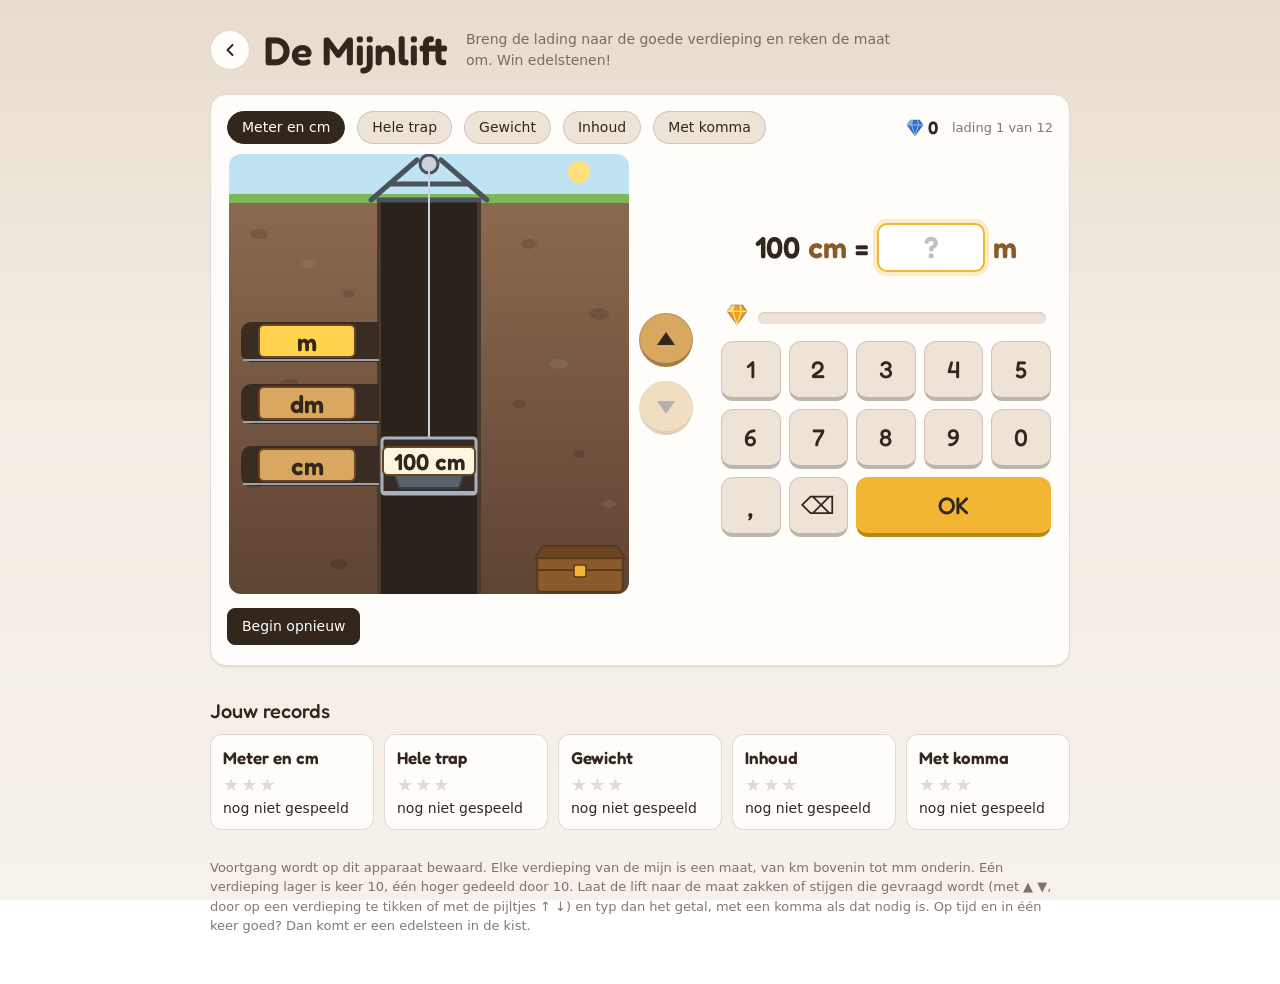
<file: maten/index.html>
<!doctype html>
<html lang="nl">
<meta charset="utf-8">
<meta name="viewport" content="width=device-width, initial-scale=1">
<link rel="icon" href="/favicon.svg" type="image/svg+xml">
<link rel="apple-touch-icon" href="/apple-touch-icon.png">
<title>De Mijnlift — maten omrekenen: km, m, cm, kg, g, l, ml</title>
<meta name="description" content="Oefen maten omrekenen in De Mijnlift: laat de lift langs de trap van km tot mm zakken en reken 3,5 m om naar cm, kg naar g of l naar ml. Elke goede lading levert een edelsteen op. Gratis, zonder cookies, tracking of reclame.">
<link rel="canonical" href="https://ik-oefen.nl/maten/">
<meta property="og:type" content="website">
<meta property="og:locale" content="nl_NL">
<meta property="og:site_name" content="Ik oefen">
<meta property="og:title" content="De Mijnlift — maten omrekenen">
<meta property="og:description" content="Oefen maten omrekenen in De Mijnlift: laat de lift langs de trap van km tot mm zakken en reken 3,5 m om naar cm, kg naar g of l naar ml. Elke goede lading levert een edelsteen op. Gratis, zonder cookies, tracking of reclame.">
<meta property="og:url" content="https://ik-oefen.nl/maten/">
<link rel="stylesheet" href="../fonts/fredoka.css">
<style>
  :root{
    --papier:#F3ECE3;
    --kaart:#FFFDF9;
    --kaart2:#EDE3D6;
    --tekst:#33261C;
    --zacht:rgba(51,38,28,.62);
    --lijn:rgba(51,38,28,.16);
    --rots:#7A5A44;
    --hout:#D9A75F;
    --goud:#FFD34D;
    --goed:#2F9E5B;
    --rood:#D9484F;
    --geel:#F2B632;
  }
  *{box-sizing:border-box}
  html,body{margin:0}
  body{
    background:linear-gradient(#E7DCCD, var(--papier) 40%, #F6F1EA);
    background-attachment:fixed;
    color:var(--tekst);
    font-family:ui-sans-serif,system-ui,-apple-system,"Segoe UI",Roboto,sans-serif;
    font-size:16px;line-height:1.5;padding:20px 16px 48px;min-height:100vh;
  }
  .wrap{max-width:860px;margin:0 auto}
  header{display:flex;flex-wrap:wrap;gap:12px 20px;align-items:baseline;justify-content:space-between;margin-bottom:22px}
  .kop{display:grid;grid-template-columns:auto 1fr;column-gap:14px;align-items:start}
  .kop .terug{margin-top:calc(clamp(28px,6vw,40px) * .75 - 20px)}   /* midden op de regel van de titel */
  @media (max-height:901px) and (min-width:600px){
    header{margin-bottom:14px}
    .koptekst{display:flex;flex-wrap:wrap;align-items:center;column-gap:18px}
    .koptekst .ondertitel{flex:1 1 260px;max-width:440px;margin:0}
  }
  .terug{display:grid;place-items:center;width:40px;height:40px;border-radius:50%;color:var(--tekst);border:1px solid var(--lijn);background:var(--kaart);text-decoration:none;transition:background .15s,border-color .15s}
  .terug:hover{background:var(--kaart2);border-color:var(--tekst)}
  h1{font-family:Fredoka,ui-rounded,system-ui,sans-serif;font-weight:600;font-size:clamp(28px,6vw,40px);margin:0}
  .ondertitel{margin:2px 0 0;font-size:14px;color:var(--zacht)}

  .kaart{background:var(--kaart);border:1px solid var(--lijn);border-radius:16px;padding:16px 16px 20px;box-shadow:0 2px 0 rgba(51,38,28,.06)}
  .leskop{display:flex;flex-wrap:wrap;align-items:center;gap:8px 12px;margin-bottom:10px}
  .leskop .rechts{display:flex;align-items:center;gap:14px;margin-left:auto;font-size:13px;color:var(--zacht);white-space:nowrap}
  .teller{font-family:Fredoka,ui-rounded,sans-serif;font-size:18px;font-weight:600;color:var(--tekst)}
  .teller.bump{animation:pop .45s}
  .teller svg{width:18px;height:18px;vertical-align:-3px}

  .niveaus{display:contents}   /* knoppen doen mee in de rij van .leskop */
  .niveaus button{font:inherit;font-size:14px;cursor:pointer;border:1px solid var(--lijn);background:var(--kaart2);color:var(--tekst);border-radius:20px;padding:5px 14px;white-space:nowrap}
  .niveaus button.aan{background:var(--tekst);color:#fff;border-color:var(--tekst)}

  /* speelveld: de mijn met liftknoppen, daaronder (of ernaast) de som en de toetsen */
  .speelveld{display:flex;flex-direction:column;align-items:center}
  .mijnrij{display:flex;align-items:center;justify-content:center;gap:10px;max-width:100%}
  .mijn{height:clamp(230px, 100svh - 596px, 440px);aspect-ratio:400/440;max-width:calc(100vw - 110px);border-radius:12px;overflow:hidden;flex:none}
  .mijn svg{display:block;width:100%;height:100%;user-select:none;-webkit-user-select:none;touch-action:manipulation}
  .bordtekst{font-family:Fredoka,ui-rounded,sans-serif;font-weight:600}
  .vloer{cursor:pointer}
  .vloer .plank{transition:fill .2s}
  .vloer.doel .plank{fill:var(--goud);animation:gloei 1.1s ease-in-out infinite}
  #lift{transition:transform .24s ease-in-out}
  #lift.vast{transition:none}
  #lift.langzaam{transition:transform .5s ease-in-out}
  #ladingbord{transition:fill .2s}
  #lift.goed #ladingbord{fill:#8FE3A8}
  #lift.uitleg #ladingtekst{animation:knip .6s}
  #pijlen g{animation:verschijn .25s ease-out}
  #kist .nieuw{animation:popin .6s ease-out}
  #eind g{animation:verschijn .3s ease-out both}
  @keyframes gloei{50%{opacity:.55}}
  @keyframes knip{0%{opacity:.2}100%{opacity:1}}
  @keyframes verschijn{0%{opacity:0}100%{opacity:1}}
  @keyframes popin{0%{opacity:0;transform:translateY(-14px) scale(.5)}60%{opacity:1;transform:translateY(2px) scale(1.15)}100%{transform:none}}

  .liftknoppen{display:flex;flex-direction:column;gap:14px;flex:none}
  .liftknoppen button{width:54px;height:54px;border-radius:50%;cursor:pointer;display:grid;place-items:center;padding:0;
    background:var(--hout);color:var(--tekst);border:1px solid rgba(0,0,0,.15);border-bottom:4px solid rgba(0,0,0,.25);touch-action:manipulation}
  .liftknoppen button svg{width:24px;height:24px}
  .liftknoppen button:active:not(:disabled){transform:translateY(2px);border-bottom-width:2px}
  .liftknoppen button:disabled{opacity:.35;cursor:default}
  .liftknoppen.wenk button:not(:disabled){animation:wenk 1.2s ease-in-out infinite}
  @keyframes wenk{50%{box-shadow:0 0 0 7px rgba(242,182,50,.45)}}

  .bedien[hidden]{display:none}
  .bedien{display:flex;flex-direction:column;align-items:center;width:100%;max-width:360px}
  #som{font-family:Fredoka,ui-rounded,sans-serif;font-weight:600;font-size:clamp(24px,7vw,30px);min-height:52px;display:flex;align-items:center;justify-content:center;gap:8px;margin-top:10px;white-space:nowrap}
  #som .eenheid{color:#8A5A2B}
  #som .vak{display:inline-block;min-width:3.6em;padding:0 8px;text-align:center;border-radius:10px;border:2px dashed var(--lijn);background:#fff;line-height:1.5}
  #som .vak.leeg{color:rgba(51,38,28,.3)}
  #som .vak.actief{border:2px solid var(--geel);box-shadow:0 0 0 4px rgba(242,182,50,.25)}
  #som .vak.goed{border:2px solid var(--goed);background:#DDF5E5;color:#1D6B3C}
  #som .vak.fout{animation:wiebel .25s 2;border-color:var(--rood);background:#F7DADB}
  /* einde ronde: elke lading als kaartje naast (of onder) de mijn */
  #terugblik{display:grid;grid-template-columns:1fr 1fr;gap:6px;width:100%;max-width:440px;margin-top:12px}
  #terugblik[hidden]{display:none}
  #terugblik div{font-family:Fredoka,ui-rounded,sans-serif;font-weight:600;font-size:16px;background:#FFF6E0;border:1px solid var(--lijn);border-radius:8px;
    padding:5px 8px;display:flex;align-items:center;gap:6px;white-space:nowrap;animation:verschijn .3s ease-out both}
  #terugblik svg{width:16px;height:16px;flex:none}
  #terugblik .zonder{padding-left:30px}
  #regel{min-height:30px;font-family:Fredoka,ui-rounded,sans-serif;font-weight:600;font-size:20px;text-align:center}
  #regel .lof{color:var(--goed);display:inline-block;animation:pop2 .4s}
  #regel .juist{display:inline-block;color:#fff;background:var(--goed);border-radius:8px;padding:0 10px}
  @keyframes pop2{0%{transform:scale(.8)}50%{transform:scale(1.08)}100%{transform:scale(1)}}

  /* tijdbalk: op tijd en in één keer goed = een edelsteen */
  #balk{display:flex;align-items:center;gap:10px;width:100%;max-width:320px;height:30px}
  #balk svg{width:22px;height:22px;flex:none;transition:filter .3s,opacity .3s}
  #balk .spoor{flex:1;height:12px;border-radius:6px;background:var(--kaart2);overflow:hidden;box-shadow:inset 0 1px 2px rgba(0,0,0,.12)}
  #balk .spoor i{display:block;height:100%;width:100%;border-radius:6px;background:linear-gradient(90deg,#8A5A2B,#F2B632)}
  #balk.weg svg{filter:grayscale(1);opacity:.4}
  #balk.klaar{visibility:hidden}
  #balk.verdiend svg{animation:pop .5s}

  /* schermtoetsenbord met komma; zo groot als in de hoogte past */
  .werkvlak{display:flex;justify-content:center;width:100%;margin-top:8px}
  #toetsen{--toets:clamp(44px, (100svh - 640px) / 3, 58px);
    display:grid;grid-template-columns:repeat(5,1fr);gap:8px;width:min(calc(var(--toets) * 6.6),100%);transition:opacity .2s}
  #toetsen.slaapt{opacity:.4}
  #toetsen button{font-family:Fredoka,ui-rounded,sans-serif;font-size:24px;font-weight:500;height:var(--toets);border-radius:12px;
    background:var(--kaart2);color:var(--tekst);border:1px solid var(--lijn);border-bottom:4px solid rgba(0,0,0,.2);
    padding:0;cursor:pointer;touch-action:manipulation}
  #toetsen button:hover{background:#E3D5C3}
  #toetsen button:active{transform:translateY(2px);border-bottom-width:2px}
  #toetsen .komma{font-size:30px;line-height:1}
  #toetsen .ok{background:var(--geel);border-color:transparent;border-bottom-color:#B9861A;grid-column:span 3}

  /* te laag om onder elkaar te passen? dan de mijn links en de som met toetsen rechts */
  @media (max-height:900px) and (min-width:700px){
    .speelveld{flex-direction:row;justify-content:center;align-items:center;gap:28px}
    .mijn{height:clamp(260px, 100svh - 240px, 440px);max-width:none}
    .bedien{width:330px}
    #toetsen{--toets:clamp(44px, (100svh - 330px) / 3.6, 60px)}
    #terugblik{width:420px;margin-top:0}
  }

  @media (prefers-reduced-motion:reduce){ .vloer.doel .plank,#lift.uitleg #ladingtekst,#pijlen g,#kist .nieuw,#eind g,#terugblik div,.liftknoppen.wenk button,#som .vak.fout,#regel .lof,#balk.verdiend svg,.teller.bump{animation:none} }
  @keyframes wiebel{25%{transform:translateX(-7px)}75%{transform:translateX(7px)}}
  @keyframes pop{0%{transform:scale(1)}40%{transform:scale(1.4) rotate(-10deg)}100%{transform:scale(1)}}

  .knoppen[hidden]{display:none}
  .knoppen{display:flex;flex-wrap:wrap;gap:10px;align-items:center;margin-top:14px}
  .knoppen button{font:inherit;font-size:14px;cursor:pointer;border:1px solid var(--tekst);background:var(--tekst);color:#fff;border-radius:8px;padding:7px 14px}
  :focus-visible{outline:3px solid #5B8DEF;outline-offset:2px}

  #uitslag{margin-top:16px;border-top:1px solid var(--lijn);padding-top:14px}
  #uitslag h3{font-family:Fredoka,ui-rounded,sans-serif;font-weight:500;font-size:20px;margin:0 0 8px}
  #uitslag p{margin:0 0 10px;font-size:15px}
  #uitslag .sterren{color:var(--geel);font-size:26px;letter-spacing:3px}
  #uitslag .sterren i{font-style:normal;color:var(--lijn)}
  #uitslag button{font:inherit;font-size:15px;cursor:pointer;border-radius:8px;padding:7px 14px;margin:4px 8px 0 0;border:1px solid var(--tekst);background:var(--kaart);color:var(--tekst)}
  #uitslag button.hoofd{background:var(--tekst);color:#fff}

  h2.recordkop{font-family:Fredoka,ui-rounded,sans-serif;font-weight:500;font-size:20px;margin:30px 0 8px}
  #records{display:grid;grid-template-columns:repeat(auto-fill,minmax(150px,1fr));gap:10px}
  .record{background:var(--kaart);border:1px solid var(--lijn);border-radius:12px;padding:10px 12px;font-size:14px}
  .record b{display:block;font-family:Fredoka,ui-rounded,sans-serif;font-size:17px;font-weight:600}
  .record .sterren{color:var(--geel);font-size:18px;letter-spacing:2px}
  .record .sterren i{font-style:normal;color:var(--lijn)}
  .record svg{width:15px;height:15px;vertical-align:-3px}

  footer{margin-top:28px;font-size:13px;color:var(--zacht)}
</style>

<div class="wrap">
  <header>
    <div class="kop">
      <a class="terug" href="../" aria-label="Terug naar alle spellen">
        <svg width="20" height="20" viewBox="0 0 24 24" fill="none" stroke="currentColor" stroke-width="2.4" stroke-linecap="round" stroke-linejoin="round" aria-hidden="true"><path d="M15 18l-6-6 6-6"/></svg>
      </a>
      <div class="koptekst">
        <h1>De Mijnlift</h1>
        <p class="ondertitel">Breng de lading naar de goede verdieping en reken de maat om. Win edelstenen!</p>
      </div>
    </div>
  </header>

  <div class="kaart">
    <div class="leskop">
      <div class="niveaus" id="niveaus"></div>
      <div class="rechts">
        <span class="teller" id="teller" title="edelstenen deze ronde"><span id="tellersteen"></span> <b id="stenen">0</b></span>
        <span id="voortgang">lading 1 van 12</span>
      </div>
    </div>

    <div class="speelveld">
      <div class="mijnrij">
        <div class="mijn">
          <svg id="tekening" viewBox="0 0 400 440" aria-hidden="true">
            <defs>
              <linearGradient id="rotsverloop" x1="0" y1="0" x2="0" y2="1">
                <stop offset="0" stop-color="#8C6A50"/><stop offset="1" stop-color="#5E4433"/>
              </linearGradient>
              <clipPath id="schachtclip"><rect x="140" y="10" width="120" height="430"/></clipPath>
            </defs>
            <!-- lucht, gras en rots -->
            <rect x="0" y="0" width="400" height="48" fill="#BFE3F2"/>
            <circle cx="350" cy="18" r="11" fill="#FFE07A"/>
            <rect x="0" y="40" width="400" height="400" fill="url(#rotsverloop)"/>
            <rect x="0" y="40" width="400" height="9" fill="#7DB85A"/>
            <g fill="rgba(0,0,0,.12)">
              <ellipse cx="30" cy="80" rx="9" ry="5"/><ellipse cx="120" cy="140" rx="6" ry="4"/><ellipse cx="60" cy="230" rx="10" ry="5"/>
              <ellipse cx="300" cy="90" rx="8" ry="5"/><ellipse cx="370" cy="160" rx="10" ry="6"/><ellipse cx="290" cy="250" rx="7" ry="4"/>
              <ellipse cx="25" cy="330" rx="8" ry="5"/><ellipse cx="350" cy="300" rx="6" ry="4"/><ellipse cx="110" cy="410" rx="9" ry="5"/>
            </g>
            <g fill="rgba(255,255,255,.08)">
              <ellipse cx="80" cy="110" rx="7" ry="4"/><ellipse cx="330" cy="210" rx="9" ry="5"/><ellipse cx="20" cy="190" rx="6" ry="3"/><ellipse cx="380" cy="350" rx="7" ry="4"/>
            </g>
            <g id="speelveld">
              <!-- de schacht met de liftbok erboven -->
              <rect x="148" y="44" width="104" height="396" fill="#2B211B"/>
              <path d="M150 44 V440 M250 44 V440" stroke="#4A3A2E" stroke-width="4"/>
              <path d="M142 46 L188 6 M258 46 L212 6 M160 30 H240 M150 46 H250" stroke="#4A525C" stroke-width="5" stroke-linecap="round"/>
              <circle cx="200" cy="10" r="9" fill="#C9D1DA" stroke="#4A525C" stroke-width="3"/>
              <g id="verdiepingen"></g>
              <g id="pijlen"></g>
              <g id="liftvak" clip-path="url(#schachtclip)"><g id="lift" class="vast"></g></g>
              <!-- de stenenkist -->
              <g id="kistvak">
                <path d="M308 404 h86 v30 a4 4 0 0 1 -4 4 h-78 a4 4 0 0 1 -4 -4 Z" fill="#8A5A2B" stroke="#5A3A1C" stroke-width="2.5"/>
                <path d="M308 416 h86" stroke="#5A3A1C" stroke-width="2"/>
                <rect x="345" y="411" width="12" height="12" rx="2" fill="#F2B632" stroke="#5A3A1C" stroke-width="1.5"/>
                <path d="M306 404 L314 392 H388 L396 404 Z" fill="#6B4422" stroke="#5A3A1C" stroke-width="2"/>
                <g id="kist"></g>
                <text id="kistaantal" x="351" y="300" text-anchor="middle" class="bordtekst" font-size="20" fill="#FFE7A8"></text>
              </g>
            </g>
            <g id="eind" style="display:none"></g>
          </svg>
        </div>
        <div class="liftknoppen" id="liftknoppen">
          <button type="button" id="op" aria-label="Lift omhoog"><svg viewBox="0 0 24 24" aria-hidden="true"><path d="M12 5 L21 18 H3 Z" fill="currentColor"/></svg></button>
          <button type="button" id="neer" aria-label="Lift omlaag"><svg viewBox="0 0 24 24" aria-hidden="true"><path d="M12 19 L21 6 H3 Z" fill="currentColor"/></svg></button>
        </div>
      </div>

      <div class="bedien" id="bedien">
        <div id="som"></div>
        <div id="regel"></div>
        <div id="balk"><span id="balksteen"></span><div class="spoor" title="Op tijd en in één keer goed = een edelsteen"><i id="vulling"></i></div></div>
        <div class="werkvlak"><div id="toetsen"></div></div>
      </div>
      <div id="terugblik" hidden></div>
    </div>

    <div class="knoppen" id="knoppen"><button id="opnieuw">Begin opnieuw</button></div>
    <div id="uitslag" hidden></div>
  </div>

  <h2 class="recordkop">Jouw records</h2>
  <div id="records"></div>

  <footer>Voortgang wordt op dit apparaat bewaard. Elke verdieping van de mijn is een maat, van km bovenin tot mm onderin. Eén verdieping lager is keer 10, één hoger gedeeld door 10. Laat de lift naar de maat zakken of stijgen die gevraagd wordt (met ▲ ▼, door op een verdieping te tikken of met de pijltjes ↑ ↓) en typ dan het getal, met een komma als dat nodig is. Op tijd en in één keer goed? Dan komt er een edelsteen in de kist.</footer>
</div>

<script>
(function(){
"use strict";

var BEWAAR = "mijnlift-v1";
var RONDE = 12;

// De trap: elke verdieping is 10 keer zo klein als die erboven. e = macht van 10 ten opzichte van de kleinste maat.
// "hulp" zijn verdiepingen die je passeert maar die zelf niet gevraagd worden.
var TRAPPEN = {
  lengte:  [{n:"km",e:6},{n:"hm",e:5,hulp:1},{n:"dam",e:4,hulp:1},{n:"m",e:3},{n:"dm",e:2},{n:"cm",e:1},{n:"mm",e:0}],
  gewicht: [{n:"kg",e:3},{n:"hg",e:2},{n:"dag",e:1,hulp:1},{n:"g",e:0}],
  inhoud:  [{n:"l",e:3},{n:"dl",e:2},{n:"cl",e:1},{n:"ml",e:0}]
};
var SOORTEN = {
  mcm:     {wacht:10000, alleen:["m","dm","cm"], paren:["lengte m cm"]},
  trap:    {wacht:12000, paren:["lengte km m","lengte m cm","lengte m dm","lengte dm cm","lengte cm mm","lengte m mm","lengte dm mm"]},
  gewicht: {wacht:10000, paren:["gewicht kg g","gewicht kg g","gewicht hg g","gewicht kg hg"]},
  inhoud:  {wacht:12000, paren:["inhoud l dl","inhoud l cl","inhoud l ml","inhoud dl cl","inhoud dl ml","inhoud cl ml"]},
  komma:   {wacht:14000, komma:true, paren:["lengte km m","lengte m cm","lengte m mm","lengte cm mm","lengte m dm","gewicht kg g","gewicht kg g","inhoud l dl","inhoud l cl","inhoud l ml","inhoud dl ml"]}
};
var NIVEAUS = [
  {titel:"Meter en cm", soort:"mcm"},
  {titel:"Hele trap",   soort:"trap"},
  {titel:"Gewicht",     soort:"gewicht"},
  {titel:"Inhoud",      soort:"inhoud"},
  {titel:"Met komma",   soort:"komma"}
];
var VOLGORDE = ["mcm","trap","gewicht","inhoud","komma"];
var STEENKLEUR = [["#2FAE6B","#8FE8B4"],["#2F6FD0","#94BDF7"],["#D93B4A","#F7A1A9"],["#8A55C9","#CDAEF2"],["#E8A21E","#FFE08A"]];   // per niveau

var data = {records:{}, niveau:0, stenen:[]};
function laad(){
  try{ var s = localStorage.getItem(BEWAAR); if (s) data = JSON.parse(s); }catch(e){}
  if (!data || typeof data !== "object") data = {};
  if (!data.records || typeof data.records !== "object") data.records = {};
  if (!Array.isArray(data.stenen)) data.stenen = [];
  if (typeof data.niveau !== "number" || !NIVEAUS[data.niveau]) data.niveau = 0;
}
function bewaar(){ try{ localStorage.setItem(BEWAAR, JSON.stringify(data)); }catch(e){} }

function tussen(a, b){ return a + Math.floor(Math.random()*(b-a+1)); }
function schud(a){ for (var i=a.length-1;i>0;i--){ var j=Math.floor(Math.random()*(i+1)), t=a[i]; a[i]=a[j]; a[j]=t; } return a; }
function kies(a){ return a[Math.floor(Math.random()*a.length)]; }
function $(id){ return document.getElementById(id); }
function macht(e){ return Math.pow(10, e); }

// N (in de kleinste maat, een heel getal) in een maat met macht e: 3500 mm, e=3 → "3,5"
function toon(N, e){
  var f = macht(e), heel = Math.floor(N / f), rest = N - heel * f;
  if (!rest) return String(heel);
  var r = String(rest);
  while (r.length < e) r = "0" + r;
  return heel + "," + r.replace(/0+$/, "");
}
// Wat het kind typte, zo kort mogelijk: "0350" → "350", ",50" → "0,5"
function netjes(s){
  var d = s.split(","), heel = d[0].replace(/^0+/, "") || "0", rest = (d[1] || "").replace(/0+$/, "");
  return rest ? heel + "," + rest : heel;
}

// Een edelsteen (SVG), kleur per niveau
function steenVorm(k){
  var c = STEENKLEUR[k % STEENKLEUR.length];
  return '<path d="M-8 -3 L-4.5 -8 H4.5 L8 -3 L0 8 Z" fill="' + c[0] + '" stroke="rgba(0,0,0,.3)" stroke-width="1"/>'
    + '<path d="M-8 -3 H8 M-2.5 -8 L-3.5 -3 L0 8 L3.5 -3 L2.5 -8" fill="none" stroke="' + c[1] + '" stroke-width="1"/>'
    + '<path d="M-4.5 -8 L-8 -3 H-3.5 L-2.5 -8 Z" fill="' + c[1] + '" opacity=".8"/>';
}
function steen(k){ return '<svg viewBox="-9 -9 18 18" aria-hidden="true"><g>' + steenVorm(k) + "</g></svg>"; }

/* ---------- vragen maken ---------- */
function maakVraag(soort){
  var s = SOORTEN[soort], p = kies(s.paren).split(" ");
  var trap = TRAPPEN[p[0]];
  if (s.alleen) trap = trap.filter(function(v){ return s.alleen.indexOf(v.n) >= 0; });
  function vind(n){ for (var i=0;i<trap.length;i++) if (trap[i].n === n) return i; }
  var a = vind(p[1]), b = vind(p[2]);
  if (Math.random() < .5){ var t = a; a = b; b = t; }          // ook terug omhoog
  var eGroot = Math.max(trap[a].e, trap[b].e), eKlein = Math.min(trap[a].e, trap[b].e), d = eGroot - eKlein, N, m, dec;
  if (!s.komma){
    // hele getallen: een heel aantal van de grote maat
    var lim = d === 1 ? [2, 60] : (d === 2 ? [1, 25] : [1, 12]);
    do { m = tussen(lim[0], lim[1]); } while (d === 1 && m % 10 === 0 && Math.random() < .7);
    N = m * macht(eGroot);
  } else {
    // met komma: de grote maat heeft één of twee cijfers achter de komma, de kleine maat is heel
    do {
      var r = Math.random();
      if (r < .5){ do { m = tussen(11, 99); } while (m % 10 === 0); }
      else if (r < .75){ do { m = tussen(101, 499); } while (m % 10 === 0); }
      else m = tussen(1, 9);
      dec = Math.min(d, m >= 100 ? 2 : tussen(1, 2));
      N = m * macht(eGroot - dec);
    } while (toon(N, eKlein).length > 5 || toon(N, eGroot).indexOf(",") < 0);
  }
  return {soort:soort, trap:trap, van:a, naar:b, N:N, waarde:toon(N, trap[a].e), antwoord:toon(N, trap[b].e)};
}
function maakRonde(){
  var n = NIVEAUS[data.niveau], soorten = [];
  var vorige = VOLGORDE.slice(0, VOLGORDE.indexOf(n.soort));
  var herhaal = vorige.length ? 3 : 0;
  for (var i=0;i<RONDE-herhaal;i++) soorten.push(n.soort);
  for (var h=0;h<herhaal;h++) soorten.push(vorige[tussen(0, vorige.length-1)]);
  schud(soorten);
  var j = soorten.indexOf(n.soort), t = soorten[0]; soorten[0] = soorten[j]; soorten[j] = t;   // de eerste is nieuw
  var gezien = {}, vragen = [], vorigPaar = "";
  soorten.forEach(function(s){
    var v, k = 0;
    do { v = maakVraag(s); k++; } while ((gezien[sleutel(v)] || paar(v) === vorigPaar) && k < 40);
    gezien[sleutel(v)] = 1; vorigPaar = paar(v);
    vragen.push(v);
  });
  return vragen;
}
function paar(v){ return v.trap[v.van].n + ">" + v.trap[v.naar].n; }
function sleutel(v){ return paar(v) + v.N; }

/* ---------- toestand ---------- */
// fase: "typen" (typen, en de lift mag ook bewegen), "rijden" (na OK naar de goede verdieping), "uitleg" (de lift laat het zien), "rust"
var vragen = [], nr = 0, vraag = null, fase = "rust", fout = false, overtypen = false, invoer = "", okTijd = 0;
var stenen = 0, balkTimer = null, volgTimer = null, stapTimer = null, uitlegTimer = null, start = 0, uitslagen = [];
var liftStand = 0, liftDoel = 0;
var Y0 = 70, HOOGTE = 360, tussenruimte = 60, boven = 70;

function startBalk(wacht){
  var b = $("balk"), v = $("vulling");
  b.classList.remove("weg", "klaar", "verdiend");
  v.style.transition = "none"; v.style.width = "100%";
  void v.offsetWidth;
  v.style.transition = "width " + wacht + "ms linear"; v.style.width = "0%";
  clearTimeout(balkTimer);
  balkTimer = setTimeout(function(){ $("balk").classList.add("weg"); }, wacht);
}
function stopBalk(){
  clearTimeout(balkTimer);
  var v = $("vulling"); v.style.width = getComputedStyle(v).width; v.style.transition = "none";
}
function tekenTeller(bump){
  $("stenen").textContent = stenen;
  if (bump){ var t = $("teller"); t.classList.remove("bump"); void t.offsetWidth; t.classList.add("bump"); }
}

// De kist: de nieuwste edelstenen liggen erop, het totaal erboven als het er meer zijn
var KIST_MAX = 24;
function tekenKist(nieuw){
  var t = data.stenen.slice(-KIST_MAX), s = "";
  t.forEach(function(k, i){
    var rij = Math.floor(i / 6), kol = i % 6;
    var x = 316 + kol * 14 + (rij % 2 ? 4 : 0), y = 384 - rij * 13;
    s += '<g transform="translate(' + x + " " + y + ')"><g' + (nieuw && i === t.length-1 ? ' class="nieuw"' : "") + ">" + steenVorm(k) + "</g></g>";
  });
  $("kist").innerHTML = s;
  $("kistaantal").textContent = data.stenen.length > KIST_MAX ? data.stenen.length : "";
}

/* ---------- de mijn tekenen ---------- */
function vloerY(i){ return boven + tussenruimte * (i + .5); }
function tekenSchacht(){
  var trap = vraag.trap, n = trap.length;
  tussenruimte = Math.min(62, HOOGTE / n);
  boven = Y0 + (HOOGTE - n * tussenruimte) / 2;
  var s = "";
  trap.forEach(function(v, i){
    var y = vloerY(i), h = Math.min(40, tussenruimte - 10);
    s += '<g class="vloer' + (i === vraag.naar ? " doel" : "") + '" data-i="' + i + '">'
      + '<rect x="0" y="' + (y - tussenruimte / 2) + '" width="252" height="' + tussenruimte + '" fill="transparent"/>'
      + '<path d="M150 ' + (y + h / 2) + " H22 a10 10 0 0 1 -10 -10 V" + (y - h / 2 + 10) + " a10 10 0 0 1 10 -10 H150 Z" + '" fill="#3A2C23"/>'
      + '<path d="M14 ' + (y + h / 2 - 2) + ' H150" stroke="#9AA3AD" stroke-width="2"/>'
      + '<rect class="plank" x="30" y="' + (y - 17) + '" width="96" height="32" rx="5" fill="' + (v.hulp ? "#B98C52" : "#D9A75F") + '" stroke="#6B4422" stroke-width="2"/>'
      + '<text x="78" y="' + (y + (v.hulp ? 6.5 : 8.5)) + '" text-anchor="middle" class="bordtekst" font-size="' + (v.hulp ? 19 : 25) + '" fill="' + (v.hulp ? "rgba(51,38,28,.7)" : "#33261C") + '">' + v.n + "</text>"
      + "</g>";
  });
  $("verdiepingen").innerHTML = s;

  // de lift met het karretje; het bordje toont de lading
  var hk = tussenruimte / 2 - 3;
  $("lift").innerHTML =
      '<path d="M200 ' + (-hk) + ' V-600" stroke="#C9D1DA" stroke-width="2"/>'
    + '<rect x="153" y="' + (-hk) + '" width="94" height="' + (2 * hk) + '" rx="3" fill="rgba(255,255,255,.05)" stroke="#A9B2BC" stroke-width="3"/>'
    + '<path d="M153 ' + (hk - 1) + ' H247" stroke="#A9B2BC" stroke-width="4"/>'
    + '<path d="M164 4 H236 L230 ' + (hk - 6) + ' H170 Z" fill="#5A626C" stroke="#3A4048" stroke-width="2"/>'
    + '<rect id="ladingbord" x="154" y="-19" width="92" height="28" rx="5" fill="#FFF6E0" stroke="#6B4422" stroke-width="2"/>'
    + '<text id="ladingtekst" x="200" y="3.5" text-anchor="middle" class="bordtekst" font-size="21" fill="#33261C"></text>';
}
function zetLading(tekst){
  var t = $("ladingtekst");
  t.textContent = tekst;
  // te lang? dan iets kleiner
  t.setAttribute("font-size", tekst.length > 8 ? 17 : (tekst.length > 6 ? 20 : 23));
}
function zetLift(i, hoe){
  var l = $("lift");
  l.classList.toggle("vast", hoe === "vast");
  l.classList.toggle("langzaam", hoe === "langzaam");
  l.style.transform = "translate(0px," + vloerY(i).toFixed(1) + "px)";
}
// ×10 omlaag, :10 omhoog, voor elke verdieping die de lift aflegde
function tekenPijlen(){
  var s = "", van = vraag.van, stap = liftStand > van ? 1 : -1;
  for (var i = van; i !== liftStand; i += stap){
    var y = (vloerY(i) + vloerY(i + stap)) / 2;
    s += '<g><rect x="256" y="' + (y - 11) + '" width="44" height="22" rx="6" fill="' + (stap > 0 ? "#FFD34D" : "#9FD3F2") + '" stroke="rgba(0,0,0,.25)"/>'
      + '<text x="278" y="' + (y + 5.5) + '" text-anchor="middle" class="bordtekst" font-size="15" fill="#33261C">' + (stap > 0 ? "×10" : ":10") + "</text></g>";
  }
  $("pijlen").innerHTML = s;
}

/* ---------- één vraag ---------- */
function toonVraag(){
  vraag = vragen[nr];
  fase = "typen"; fout = false; overtypen = false; invoer = ""; okTijd = 0; start = Date.now();
  clearTimeout(stapTimer); stapTimer = null; clearTimeout(uitlegTimer);
  $("voortgang").textContent = "lading " + (nr+1) + " van " + RONDE;
  tekenSchacht();
  liftStand = liftDoel = vraag.van;
  $("lift").classList.remove("goed", "uitleg");
  zetLift(liftStand, "vast");
  zetLading(vraag.waarde + " " + vraag.trap[vraag.van].n);
  $("pijlen").innerHTML = "";
  $("regel").innerHTML = "";
  tekenSom("");
  zetBediening();
  startBalk(SOORTEN[vraag.soort].wacht);
}
function tekenSom(staat){
  var leeg = !invoer;
  $("som").innerHTML = '<span>' + vraag.waarde + '</span><span class="eenheid">' + vraag.trap[vraag.van].n + "</span><span>=</span>"
    + '<span class="vak' + (leeg ? " leeg" : "") + (fase === "typen" && !staat ? " actief" : "") + (staat ? " " + staat : "") + '">' + (invoer || "?") + "</span>"
    + '<span class="eenheid">' + vraag.trap[vraag.naar].n + "</span>";
}
function zetBediening(){
  var lift = liftVrij();
  $("op").disabled = !lift || liftDoel <= 0;
  $("neer").disabled = !lift || liftDoel >= vraag.trap.length - 1;
  $("toetsen").classList.toggle("slaapt", fase !== "typen");
}

// De lift mag als hulp bewegen zolang het kind typt (niet bij het overtypen)
function liftVrij(){ return fase === "typen" && !overtypen; }
// De lift gaat verdieping voor verdieping naar i
function liftNaar(i){
  if (!liftVrij()) return;
  liftDoel = Math.max(0, Math.min(vraag.trap.length - 1, i));
  zetBediening();
  if (!stapTimer) stap();
}
function stap(){
  if (fase !== "typen" && fase !== "rijden"){ stapTimer = null; return; }
  if (liftStand === liftDoel){
    stapTimer = null;
    if (fase === "rijden") goed();            // na OK aangekomen op de goede verdieping
    return;
  }
  liftStand += liftDoel > liftStand ? 1 : -1;
  zetLift(liftStand, "glij");
  tekenPijlen();
  // na OK laat het bordje de verschuivende komma zien
  if (fase === "rijden") zetLading(toon(vraag.N, vraag.trap[liftStand].e) + " " + vraag.trap[liftStand].n);
  stapTimer = setTimeout(stap, fase === "rijden" ? 420 : 260);
}

function cijfer(k){
  if (fase !== "typen" || invoer.length >= 7) return;
  if (invoer === "0") invoer = "";
  invoer += k;
  tekenSom("");
  if (overtypen && netjes(invoer) === vraag.antwoord) goed();
}
function komma(){
  if (fase !== "typen" || invoer.indexOf(",") >= 0 || invoer.length >= 6) return;
  invoer = (invoer || "0") + ",";
  tekenSom("");
}
function wis(){
  if (fase !== "typen" || !invoer) return;
  invoer = invoer.slice(0, -1);
  tekenSom("");
}
function controleer(){
  if (fase !== "typen" || !invoer) return;
  if (netjes(invoer) === vraag.antwoord){
    // goed: de lift rijdt eerst naar de goede verdieping; de tijd telt tot OK
    okTijd = Date.now();
    if (liftStand === vraag.naar && !stapTimer){ goed(); return; }
    fase = "rijden"; stopBalk();
    liftDoel = vraag.naar;
    tekenSom(""); zetBediening();
    if (!stapTimer) stap();
    return;
  }
  if (overtypen){ invoer = ""; tekenSom("fout"); return; }
  // fout: de lift laat het zien, verdieping voor verdieping, en het kind typt het goede getal over
  fout = true; fase = "uitleg";
  clearTimeout(stapTimer); stapTimer = null;
  stopBalk(); $("balk").classList.add("weg");
  tekenSom("fout"); zetBediening();
  uitlegTimer = setTimeout(uitleg, 700);
}
function uitleg(){
  var stapje = vraag.naar > vraag.van ? 1 : -1;
  liftStand = vraag.van;
  zetLift(liftStand, "glij");
  tekenPijlen();
  zetLading(vraag.waarde + " " + vraag.trap[vraag.van].n);
  invoer = ""; tekenSom("");
  function verder(){
    if (fase !== "uitleg") return;
    if (liftStand === vraag.naar){
      fase = "typen"; overtypen = true;
      $("lift").classList.add("goed");
      $("regel").innerHTML = '<span class="juist">' + vraag.antwoord + " " + vraag.trap[vraag.naar].n + "</span>";
      tekenSom(""); zetBediening();
      return;
    }
    liftStand += stapje;
    var v = vraag.trap[liftStand];
    zetLift(liftStand, "langzaam");
    tekenPijlen();
    var l = $("lift"); l.classList.remove("uitleg"); void l.getBoundingClientRect(); l.classList.add("uitleg");
    zetLading(toon(vraag.N, v.e) + " " + v.n);
    uitlegTimer = setTimeout(verder, 750);
  }
  uitlegTimer = setTimeout(verder, 600);
}

function goed(){
  fase = "rust";
  stopBalk();
  var verdiend = !fout && (okTijd || Date.now()) - start <= SOORTEN[vraag.soort].wacht;
  uitslagen.push({vraag:vraag, steen:verdiend});
  zetLading(vraag.antwoord + " " + vraag.trap[vraag.naar].n);
  $("lift").classList.add("goed");
  tekenSom("goed"); zetBediening();
  if (verdiend){
    stenen++;
    data.stenen.push(data.niveau);
    if (data.stenen.length > 1000) data.stenen = data.stenen.slice(-1000);
    bewaar();
    tekenKist(true);
    var b = $("balk"); b.classList.remove("verdiend"); void b.offsetWidth; b.classList.add("verdiend");
  }
  tekenTeller(verdiend);
  var lof = verdiend ? ["Goed zo!", "Super!", "Top!", "Knap!", "Een edelsteen!"][tussen(0,4)] : "Goed zo!";
  $("regel").innerHTML = '<span class="lof">' + lof + "</span>";
  clearTimeout(volgTimer);
  volgTimer = setTimeout(volgende, verdiend ? 1500 : 1300);
}
function volgende(){
  nr++;
  if (nr >= RONDE) klaar(); else toonVraag();
}

/* ---------- invoer ---------- */
function tekenToetsen(){
  var t = $("toetsen");
  ["1","2","3","4","5","6","7","8","9","0",",","⌫","OK"].forEach(function(k){
    var b = document.createElement("button");
    b.type = "button"; b.textContent = k;
    if (k === "OK") b.className = "ok";
    if (k === ",") { b.className = "komma"; b.setAttribute("aria-label", "komma"); }
    if (k === "⌫") b.setAttribute("aria-label", "wissen");
    b.addEventListener("click", function(){
      if (k === "⌫") wis(); else if (k === "OK") controleer(); else if (k === ",") komma(); else cijfer(k);
      b.blur();
    });
    t.appendChild(b);
  });
}
function toets(e){
  if (e.metaKey || e.ctrlKey || e.altKey) return;
  if (e.key === "ArrowUp" || e.key === "ArrowDown"){
    if (liftVrij()){ e.preventDefault(); liftNaar(liftDoel + (e.key === "ArrowDown" ? 1 : -1)); }
    return;
  }
  if (/^[0-9]$/.test(e.key)){ e.preventDefault(); cijfer(e.key); return; }
  if (e.key === "," || e.key === "."){ e.preventDefault(); komma(); return; }
  if (e.key === "Backspace"){ e.preventDefault(); wis(); return; }
  if (e.key === "Enter"){
    var a = document.activeElement;
    if (a && a.tagName === "BUTTON" && !$("toetsen").contains(a)) return;
    e.preventDefault(); controleer();
  }
}

/* ---------- ronde ---------- */
function startRonde(){
  clearTimeout(volgTimer); clearTimeout(uitlegTimer); clearTimeout(stapTimer); stapTimer = null;
  vragen = maakRonde(); nr = 0; stenen = 0; uitslagen = [];
  $("uitslag").hidden = true;
  $("knoppen").hidden = false;
  $("bedien").hidden = false;
  $("liftknoppen").style.visibility = "";
  $("terugblik").hidden = true;
  $("liftvak").style.display = "";
  $("eind").style.display = "none";
  tekenTeller(false);
  toonVraag();
}
function klaar(){
  fase = "rust";
  stopBalk(); $("balk").classList.add("klaar");
  $("knoppen").hidden = true;
  $("bedien").hidden = true;
  $("liftknoppen").style.visibility = "hidden";
  $("regel").innerHTML = "";
  $("som").innerHTML = "";
  $("voortgang").textContent = "klaar";

  var sterren = 1;
  if (stenen >= 9) sterren = 2;
  if (stenen >= RONDE) sterren = 3;
  var oud = data.records[data.niveau];
  data.records[data.niveau] = {
    sterren: Math.max(oud ? oud.sterren : 0, sterren),
    stenen: Math.max(oud ? oud.stenen : 0, stenen)
  };
  bewaar();
  tekenRecords();

  // terugblik: sterren op een bord in de lege schacht, elke lading als kaartje naast de mijn
  var st = "", bord = "";
  for (var k=1;k<=3;k++){
    st += k <= sterren ? "★" : "<i>★</i>";
    bord += '<tspan fill="' + (k <= sterren ? "#F2B632" : "#6A5A4E") + '">★</tspan>';
  }
  $("verdiepingen").innerHTML = ""; $("pijlen").innerHTML = "";
  $("liftvak").style.display = "none";
  $("eind").innerHTML = '<g><rect x="110" y="66" width="180" height="56" rx="10" fill="#33261C" stroke="#6B4422" stroke-width="3"/>'
    + '<text x="200" y="107" text-anchor="middle" class="bordtekst" font-size="40" letter-spacing="4">' + bord + "</text></g>";
  $("eind").style.display = "";
  $("terugblik").innerHTML = uitslagen.map(function(u, i){
    var q = u.vraag;
    return '<div class="' + (u.steen ? "" : "zonder") + '" style="animation-delay:' + (i * 0.05).toFixed(2) + 's">' + (u.steen ? steen(data.niveau) : "")
      + q.waarde + " " + q.trap[q.van].n + " = " + q.antwoord + " " + q.trap[q.naar].n + "</div>";
  }).join("");
  $("terugblik").hidden = false;

  var t = '<h3>Klaar! <span class="sterren">' + st + "</span></h3>";
  t += "<p>Je vond <b>" + stenen + "</b> " + (stenen === 1 ? "edelsteen" : "edelstenen") + ".</p>";
  if (sterren === 1) t += "<p>Twee sterren haal je met 9 edelstenen, drie sterren met alle " + RONDE + ".</p>";
  else if (sterren === 2) t += "<p>Twee sterren! Vind alle " + RONDE + " edelstenen voor drie sterren.</p>";
  else t += "<p>Alle ladingen goed, drie sterren. Wat een mijnwerker!</p>";
  t += '<button class="hoofd" id="nogeens">Nog een keer</button>';
  if (sterren >= 2 && NIVEAUS[data.niveau+1]) t += '<button id="verder">Verder: ' + NIVEAUS[data.niveau+1].titel + " →</button>";
  var u = $("uitslag"); u.innerHTML = t; u.hidden = false;
  $("nogeens").onclick = startRonde;
  if ($("verder")) $("verder").onclick = function(){ data.niveau++; bewaar(); tekenNiveaus(); startRonde(); };
}

function tekenNiveaus(){
  var box = $("niveaus"); box.innerHTML = "";
  NIVEAUS.forEach(function(n, i){
    var b = document.createElement("button");
    b.type = "button";
    b.textContent = n.titel;
    if (i === data.niveau) b.className = "aan";
    b.onclick = function(){ data.niveau = i; bewaar(); tekenNiveaus(); startRonde(); b.blur(); };
    box.appendChild(b);
  });
}
function tekenRecords(){
  $("records").innerHTML = NIVEAUS.map(function(n, i){
    var r = data.records[i], st = "";
    for (var k=1;k<=3;k++) st += (r && r.sterren >= k) ? "★" : "<i>★</i>";
    return '<div class="record"><b>' + n.titel + '</b><span class="sterren">' + st + "</span><br>"
      + (r ? "beste: " + r.stenen + " " + steen(i) : "nog niet gespeeld") + "</div>";
  }).join("");
}

/* ---------- start ---------- */
laad();
$("balksteen").innerHTML = steen(4);
$("tellersteen").innerHTML = steen(1);
tekenNiveaus();
tekenRecords();
tekenToetsen();
tekenKist(false);
$("opnieuw").onclick = function(){ startRonde(); this.blur(); };
$("op").onclick = function(){ liftNaar(liftDoel - 1); this.blur(); };
$("neer").onclick = function(){ liftNaar(liftDoel + 1); this.blur(); };
$("verdiepingen").addEventListener("click", function(ev){
  var g = ev.target.closest ? ev.target.closest(".vloer") : null;
  if (g) liftNaar(+g.getAttribute("data-i"));
});
document.addEventListener("keydown", toets);
startRonde();
})();
</script>
</html>
</file>
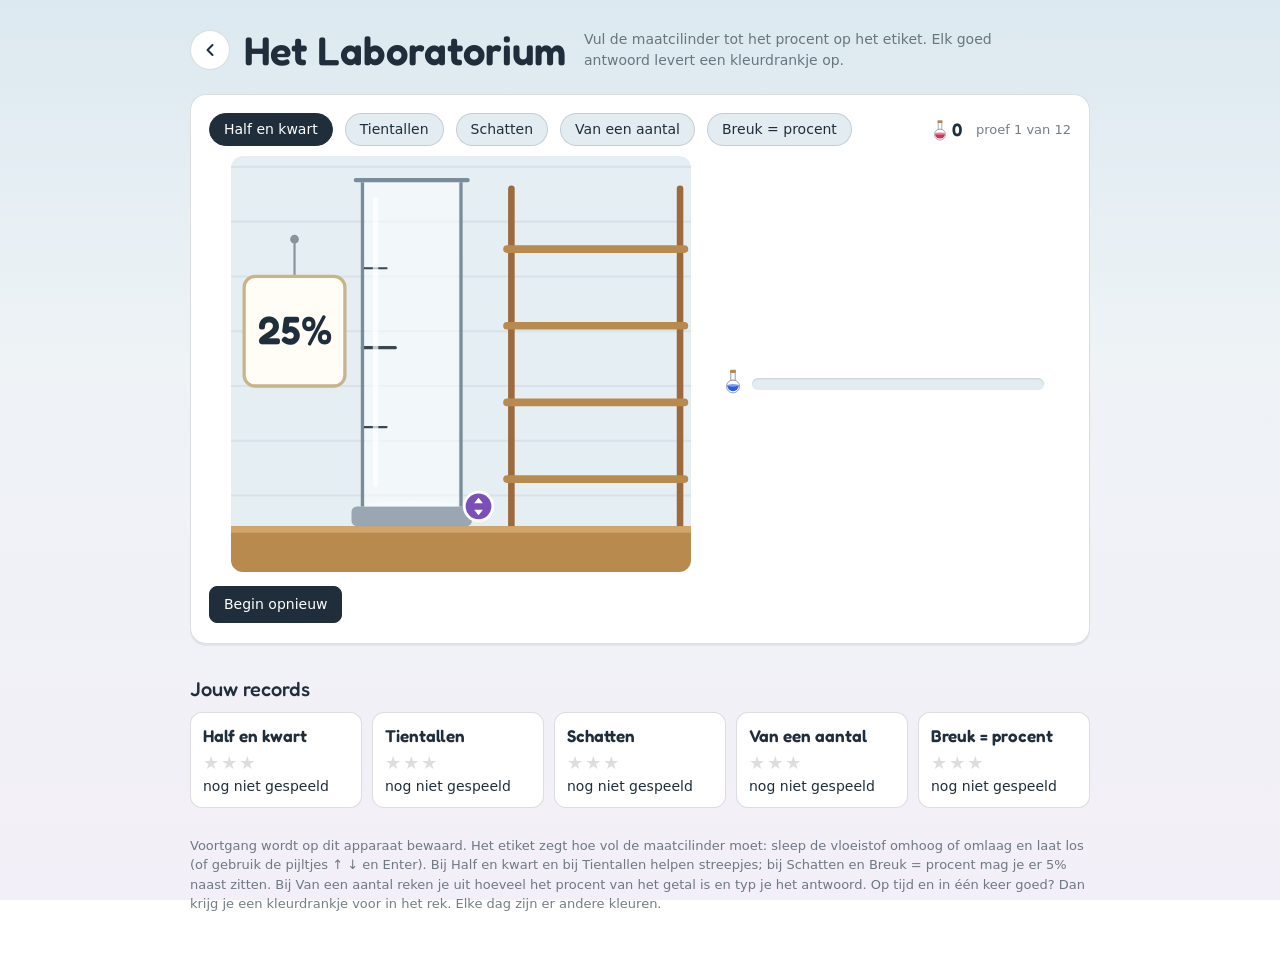
<file: procenten/index.html>
<!doctype html>
<html lang="nl">
<meta charset="utf-8">
<meta name="viewport" content="width=device-width, initial-scale=1">
<link rel="icon" href="/favicon.svg" type="image/svg+xml">
<link rel="apple-touch-icon" href="/apple-touch-icon.png">
<title>Het Laboratorium — procenten oefenen</title>
<meta name="description" content="Oefen procenten in Het Laboratorium: vul de maatcilinder tot 25%, 70% of 3/4, schat een percentage en reken uit hoeveel 25% van 40 is. Elk goed antwoord levert een kleurdrankje op. Gratis, zonder cookies, tracking of reclame.">
<link rel="canonical" href="https://ik-oefen.nl/procenten/">
<meta property="og:type" content="website">
<meta property="og:locale" content="nl_NL">
<meta property="og:site_name" content="Ik oefen">
<meta property="og:title" content="Het Laboratorium — procenten oefenen">
<meta property="og:description" content="Oefen procenten in Het Laboratorium: vul de maatcilinder tot 25%, 70% of 3/4, schat een percentage en reken uit hoeveel 25% van 40 is. Elk goed antwoord levert een kleurdrankje op. Gratis, zonder cookies, tracking of reclame.">
<meta property="og:url" content="https://ik-oefen.nl/procenten/">
<link rel="stylesheet" href="../fonts/fredoka.css">
<style>
  :root{
    --papier:#EEF3F6;
    --kaart:#FFFFFF;
    --kaart2:#E3ECF1;
    --tekst:#1F2E3A;
    --zacht:rgba(31,46,58,.62);
    --lijn:rgba(31,46,58,.16);
    --paars:#7B4FB8;
    --munt:#2BA89A;
    --goed:#2F9E5B;
    --rood:#D9484F;
    --geel:#F2B632;
  }
  *{box-sizing:border-box}
  html,body{margin:0}
  body{
    background:linear-gradient(#DCE9F0, var(--papier) 40%, #F3EFF8);
    background-attachment:fixed;
    color:var(--tekst);
    font-family:ui-sans-serif,system-ui,-apple-system,"Segoe UI",Roboto,sans-serif;
    font-size:16px;line-height:1.5;padding:20px 16px 48px;min-height:100vh;
  }
  .wrap{max-width:900px;margin:0 auto}
  header{display:flex;flex-wrap:wrap;gap:12px 20px;align-items:baseline;justify-content:space-between;margin-bottom:22px}
  .kop{display:grid;grid-template-columns:auto 1fr;column-gap:14px;align-items:start}
  .kop .terug{margin-top:calc(clamp(28px,6vw,40px) * .75 - 20px)}   /* midden op de regel van de titel */
  @media (max-height:901px) and (min-width:600px){
    header{margin-bottom:14px}
    .koptekst{display:flex;flex-wrap:wrap;align-items:center;column-gap:18px}
    .koptekst .ondertitel{flex:1 1 260px;max-width:440px;margin:0}
  }
  .terug{display:grid;place-items:center;width:40px;height:40px;border-radius:50%;color:var(--tekst);border:1px solid var(--lijn);background:var(--kaart);text-decoration:none;transition:background .15s,border-color .15s}
  .terug:hover{background:var(--kaart2);border-color:var(--tekst)}
  h1{font-family:Fredoka,ui-rounded,system-ui,sans-serif;font-weight:600;font-size:clamp(28px,6vw,40px);margin:0}
  .ondertitel{margin:2px 0 0;font-size:14px;color:var(--zacht)}

  .kaart{background:var(--kaart);border:1px solid var(--lijn);border-radius:16px;padding:18px 18px 20px;box-shadow:0 2px 0 rgba(31,46,58,.06)}
  .leskop{display:flex;flex-wrap:wrap;align-items:center;gap:8px 12px;margin-bottom:10px}
  .leskop .rechts{display:flex;align-items:center;gap:14px;margin-left:auto;font-size:13px;color:var(--zacht);white-space:nowrap}
  .teller{font-family:Fredoka,ui-rounded,sans-serif;font-size:18px;font-weight:600;color:var(--tekst)}
  .teller.bump{animation:pop .45s}
  .teller svg{width:16px;height:22px;vertical-align:-5px}

  .niveaus{display:contents}   /* knoppen doen mee in de rij van .leskop */
  .niveaus button{font:inherit;font-size:14px;cursor:pointer;border:1px solid var(--lijn);background:var(--kaart2);color:var(--tekst);border-radius:20px;padding:5px 14px;white-space:nowrap}
  .niveaus button.aan{background:var(--tekst);color:#fff;border-color:var(--tekst)}

  /* speelveld: het lab, daaronder (of ernaast) de som, de balk en de toetsen */
  .speelveld{display:flex;flex-direction:column;align-items:center}
  .lab{width:min(100%, clamp(250px, 100svh - 380px, 460px));aspect-ratio:420/380;border-radius:12px;overflow:hidden;flex:none}
  .speelveld.typen .lab{width:min(100%, clamp(230px, 100svh - 580px, 460px))}
  .lab svg{display:block;width:100%;height:100%;touch-action:none;user-select:none;-webkit-user-select:none}
  .bordtekst{font-family:Fredoka,ui-rounded,sans-serif;font-weight:600}
  #grijp{cursor:grab}
  .lab.slepen #grijp{cursor:grabbing}
  #vloeistof,#greep{transition:transform .25s ease-out}
  #vloeistof.vast,#greep.vast{transition:none}
  #vloeistof.traag,#greep.traag{transition:transform .7s ease-in-out}
  #greep.wenk circle{animation:wenk 1.1s ease-in-out infinite}
  #cilinder.mis{animation:wiebel2 .25s 2;transform-origin:165px 370px}
  #doel{animation:gloei 1s ease-in-out infinite}
  #etiket.goed rect{fill:#DDF5E5;stroke:var(--goed)}
  #rek .nieuw{animation:popin .6s ease-out}
  #rek .bel{animation:bel 2.4s ease-in infinite}
  #eind g{animation:verschijn .3s ease-out both}
  @keyframes wenk{50%{opacity:.4}}
  @keyframes wiebel2{25%{transform:rotate(-3deg)}75%{transform:rotate(3deg)}}
  @keyframes gloei{50%{opacity:.35}}
  @keyframes bel{0%{transform:translateY(0);opacity:0}25%{opacity:1}100%{transform:translateY(-9px);opacity:0}}
  @keyframes verschijn{0%{opacity:0}100%{opacity:1}}
  @keyframes popin{0%{opacity:0;transform:translateY(-14px) scale(.5)}60%{opacity:1;transform:translateY(2px) scale(1.1)}100%{transform:none}}

  .bedien[hidden]{display:none}
  .bedien{display:flex;flex-direction:column;align-items:center;width:100%;max-width:360px}
  #som{font-family:Fredoka,ui-rounded,sans-serif;font-weight:600;font-size:clamp(24px,7vw,30px);min-height:52px;display:none;align-items:center;justify-content:center;gap:8px;margin-top:10px;white-space:nowrap}
  .typen #som{display:flex}
  #som .vak{display:inline-block;min-width:2.8em;padding:0 8px;text-align:center;border-radius:10px;border:2px dashed var(--lijn);background:#fff;line-height:1.5}
  #som .vak.leeg{color:rgba(31,46,58,.3)}
  #som .vak.actief{border:2px solid var(--geel);box-shadow:0 0 0 4px rgba(242,182,50,.25)}
  #som .vak.goed{border:2px solid var(--goed);background:#DDF5E5;color:#1D6B3C}
  #som .vak.fout{animation:wiebel .25s 2;border-color:var(--rood);background:#F7DADB}
  #regel{min-height:34px;margin-top:6px;font-family:Fredoka,ui-rounded,sans-serif;font-weight:600;font-size:20px;text-align:center}
  #regel .lof{color:var(--goed);display:inline-block;animation:pop2 .4s}
  #regel .juist{display:inline-block;color:#fff;background:var(--goed);border-radius:8px;padding:0 10px}
  @keyframes pop2{0%{transform:scale(.8)}50%{transform:scale(1.08)}100%{transform:scale(1)}}

  /* einde ronde: elke vraag als kaartje */
  #terugblik{display:grid;grid-template-columns:1fr 1fr;gap:6px;width:100%;max-width:440px;margin-top:12px}
  #terugblik[hidden]{display:none}
  #terugblik div{font-family:Fredoka,ui-rounded,sans-serif;font-weight:600;font-size:16px;background:#F3EEFA;border:1px solid var(--lijn);border-radius:8px;
    padding:5px 8px;display:flex;align-items:center;gap:6px;white-space:nowrap;animation:verschijn .3s ease-out both}
  #terugblik svg{width:14px;height:20px;flex:none}
  #terugblik .zonder{padding-left:28px}

  /* tijdbalk: op tijd en in één keer goed = een drankje */
  #balk{display:flex;align-items:center;gap:10px;width:100%;max-width:320px;height:30px}
  #balk svg{width:18px;height:26px;flex:none;transition:filter .3s,opacity .3s}
  #balk .spoor{flex:1;height:12px;border-radius:6px;background:var(--kaart2);overflow:hidden;box-shadow:inset 0 1px 2px rgba(0,0,0,.12)}
  #balk .spoor i{display:block;height:100%;width:100%;border-radius:6px;background:linear-gradient(90deg,#7B4FB8,#2BA89A)}
  #balk.weg svg{filter:grayscale(1);opacity:.4}
  #balk.klaar{visibility:hidden}
  #balk.verdiend svg{animation:pop .5s}

  /* schermtoetsenbord (alleen bij Van een aantal) */
  .werkvlak{display:none;justify-content:center;width:100%;margin-top:8px}
  .typen .werkvlak{display:flex}
  #toetsen{--toets:clamp(44px, (100svh - 700px) / 3, 58px);
    display:grid;grid-template-columns:repeat(5,1fr);gap:8px;width:min(calc(var(--toets) * 6.6),100%);transition:opacity .2s}
  #toetsen.slaapt{opacity:.4}
  #toetsen button{font-family:Fredoka,ui-rounded,sans-serif;font-size:24px;font-weight:500;height:var(--toets);border-radius:12px;
    background:var(--kaart2);color:var(--tekst);border:1px solid var(--lijn);border-bottom:4px solid rgba(0,0,0,.2);
    padding:0;cursor:pointer;touch-action:manipulation}
  #toetsen button:hover{background:#D5E2EA}
  #toetsen button:active{transform:translateY(2px);border-bottom-width:2px}
  #toetsen .wis{grid-column:span 2}
  #toetsen .ok{background:var(--geel);border-color:transparent;border-bottom-color:#B9861A;grid-column:span 3}

  /* te laag om onder elkaar te passen? dan het lab links en de rest rechts */
  @media (max-height:900px) and (min-width:700px){
    .speelveld{flex-direction:row;justify-content:center;align-items:center;gap:28px}
    .lab,.speelveld.typen .lab{width:clamp(280px, 100svh - 250px, 460px)}
    .bedien{width:330px}
    #toetsen{--toets:clamp(44px, (100svh - 330px) / 3.6, 60px)}
    #terugblik{width:420px;margin-top:0}
  }

  @media (prefers-reduced-motion:reduce){ #greep.wenk circle,#cilinder.mis,#doel,#rek .nieuw,#rek .bel,#eind g,#terugblik div,#som .vak.fout,#regel .lof,#balk.verdiend svg,.teller.bump{animation:none} }
  @keyframes wiebel{25%{transform:translateX(-7px)}75%{transform:translateX(7px)}}
  @keyframes pop{0%{transform:scale(1)}40%{transform:scale(1.4) rotate(-10deg)}100%{transform:scale(1)}}

  .knoppen[hidden]{display:none}
  .knoppen{display:flex;flex-wrap:wrap;gap:10px;align-items:center;margin-top:14px}
  .knoppen button{font:inherit;font-size:14px;cursor:pointer;border:1px solid var(--tekst);background:var(--tekst);color:#fff;border-radius:8px;padding:7px 14px}
  :focus-visible{outline:3px solid #5B8DEF;outline-offset:2px}

  #uitslag{margin-top:16px;border-top:1px solid var(--lijn);padding-top:14px}
  #uitslag h3{font-family:Fredoka,ui-rounded,sans-serif;font-weight:500;font-size:20px;margin:0 0 8px}
  #uitslag p{margin:0 0 10px;font-size:15px}
  #uitslag .sterren{color:var(--geel);font-size:26px;letter-spacing:3px}
  #uitslag .sterren i{font-style:normal;color:var(--lijn)}
  #uitslag button{font:inherit;font-size:15px;cursor:pointer;border-radius:8px;padding:7px 14px;margin:4px 8px 0 0;border:1px solid var(--tekst);background:var(--kaart);color:var(--tekst)}
  #uitslag button.hoofd{background:var(--tekst);color:#fff}

  h2.recordkop{font-family:Fredoka,ui-rounded,sans-serif;font-weight:500;font-size:20px;margin:30px 0 8px}
  #records{display:grid;grid-template-columns:repeat(auto-fill,minmax(150px,1fr));gap:10px}
  .record{background:var(--kaart);border:1px solid var(--lijn);border-radius:12px;padding:10px 12px;font-size:14px}
  .record b{display:block;font-family:Fredoka,ui-rounded,sans-serif;font-size:17px;font-weight:600}
  .record .sterren{color:var(--geel);font-size:18px;letter-spacing:2px}
  .record .sterren i{font-style:normal;color:var(--lijn)}
  .record svg{width:12px;height:17px;vertical-align:-3px}

  footer{margin-top:28px;font-size:13px;color:var(--zacht)}
</style>

<div class="wrap">
  <header>
    <div class="kop">
      <a class="terug" href="../" aria-label="Terug naar alle spellen">
        <svg width="20" height="20" viewBox="0 0 24 24" fill="none" stroke="currentColor" stroke-width="2.4" stroke-linecap="round" stroke-linejoin="round" aria-hidden="true"><path d="M15 18l-6-6 6-6"/></svg>
      </a>
      <div class="koptekst">
        <h1>Het Laboratorium</h1>
        <p class="ondertitel">Vul de maatcilinder tot het procent op het etiket. Elk goed antwoord levert een kleurdrankje op.</p>
      </div>
    </div>
  </header>

  <div class="kaart">
    <div class="leskop">
      <div class="niveaus" id="niveaus"></div>
      <div class="rechts">
        <span class="teller" id="teller" title="drankjes deze ronde"><span id="tellerfles"></span> <b id="drankjes">0</b></span>
        <span id="voortgang">proef 1 van 12</span>
      </div>
    </div>

    <div class="speelveld" id="speelveld">
      <div class="lab" id="lab">
        <svg id="tekening" viewBox="0 40 420 380" aria-hidden="true">
          <defs>
            <clipPath id="binnen"><rect x="122" y="40" width="86" height="320"/></clipPath>
          </defs>
          <!-- muur met tegeltjes, een lamp en de labtafel -->
          <rect x="0" y="0" width="420" height="420" fill="#E4EEF3"/>
          <path d="M0 50 H420 M0 100 H420 M0 150 H420 M0 200 H420 M0 250 H420 M0 300 H420 M0 350 H420" stroke="rgba(31,46,58,.06)" stroke-width="2"/>
          <!-- het rek voor de drankjes -->
          <g id="rekvak">
            <path d="M256 70 V380 M410 70 V380" stroke="#9C6A3D" stroke-width="6" stroke-linecap="round"/>
            <path d="M252 125 H414 M252 195 H414 M252 265 H414 M252 335 H414" stroke="#B98A4E" stroke-width="7" stroke-linecap="round"/>
            <g id="rek"></g>
            <text id="rekaantal" x="333" y="62" text-anchor="middle" class="bordtekst" font-size="20" fill="#5A3A1C"></text>
          </g>
          <rect x="0" y="378" width="420" height="42" fill="#B98A4E"/>
          <rect x="0" y="378" width="420" height="6" fill="#D2A66A"/>

          <g id="spel">
            <!-- het etiket -->
            <g id="etiket">
              <path d="M58 118 V150" stroke="#8A939C" stroke-width="2"/>
              <circle cx="58" cy="116" r="4" fill="#8A939C"/>
              <rect x="12" y="150" width="92" height="100" rx="10" fill="#FFFDF5" stroke="#C9B48A" stroke-width="3"/>
              <g id="etikettekst"></g>
            </g>
            <!-- de maatcilinder -->
            <g id="cilinder">
              <rect x="110" y="360" width="110" height="18" rx="5" fill="#9AA7B2"/>
              <g clip-path="url(#binnen)">
                <rect x="122" y="62" width="86" height="298" fill="rgba(255,255,255,.55)"/>
                <g id="vloeistof" class="vast">
                  <rect id="vloeirect" x="122" y="70" width="86" height="320" fill="#3FB8AF"/>
                  <ellipse id="vloeitop" cx="165" cy="70" rx="43" ry="5" fill="#fff" opacity=".35"/>
                </g>
                <g id="bellen"></g>
              </g>
              <g id="streepjes"></g>
              <g id="doelvak"></g>
              <path d="M120 64 V360 M210 64 V360" stroke="#7A8C99" stroke-width="3"/>
              <path d="M114 62 H216" stroke="#7A8C99" stroke-width="4" stroke-linecap="round"/>
              <path d="M132 80 V340" stroke="rgba(255,255,255,.7)" stroke-width="5" stroke-linecap="round"/>
              <g id="label"></g>
              <g id="greep" class="vast">
                <circle cx="226" cy="360" r="13" fill="#7B4FB8" stroke="#fff" stroke-width="2.5"/>
                <path d="M226 352 l-4 5 h8 Z M226 368 l-4 -5 h8 Z" fill="#fff"/>
              </g>
            </g>
            <rect id="grijp" x="100" y="30" width="146" height="350" fill="transparent"/>
          </g>
          <g id="eind" style="display:none"></g>
        </svg>
      </div>

      <div class="bedien" id="bedien">
        <div id="som"></div>
        <div id="regel"></div>
        <div id="balk"><span id="balkfles"></span><div class="spoor" title="Op tijd en in één keer goed = een drankje"><i id="vulling"></i></div></div>
        <div class="werkvlak"><div id="toetsen"></div></div>
      </div>
      <div id="terugblik" hidden></div>
    </div>

    <div class="knoppen" id="knoppen"><button id="opnieuw">Begin opnieuw</button></div>
    <div id="uitslag" hidden></div>
  </div>

  <h2 class="recordkop">Jouw records</h2>
  <div id="records"></div>

  <footer>Voortgang wordt op dit apparaat bewaard. Het etiket zegt hoe vol de maatcilinder moet: sleep de vloeistof omhoog of omlaag en laat los (of gebruik de pijltjes ↑ ↓ en Enter). Bij Half en kwart en bij Tientallen helpen streepjes; bij Schatten en Breuk = procent mag je er 5% naast zitten. Bij Van een aantal reken je uit hoeveel het procent van het getal is en typ je het antwoord. Op tijd en in één keer goed? Dan krijg je een kleurdrankje voor in het rek. Elke dag zijn er andere kleuren.</footer>
</div>

<script>
(function(){
"use strict";

var BEWAAR = "laboratorium-v1";
var RONDE = 12;
var BODEM = 360, HOOG = 290;      // 0% ligt in de tekening op y=360, 100% op y=70
var STAP = 5;                     // de vloeistof glijdt naar stappen van 5%

// Vraagsoorten: marge = hoeveel procent je ernaast mag zitten, wacht = tijd voor een drankje
var SOORTEN = {
  helften:   {wacht:8000,  marge:0},
  tientallen:{wacht:10000, marge:0},
  schatten:  {wacht:10000, marge:5},
  aantal:    {wacht:12000},
  breuk:     {wacht:12000, marge:5}
};
var NIVEAUS = [
  {titel:"Half en kwart",   soort:"helften"},
  {titel:"Tientallen",         soort:"tientallen"},
  {titel:"Schatten",           soort:"schatten"},
  {titel:"Van een aantal",     soort:"aantal"},
  {titel:"Breuk = procent",    soort:"breuk"}
];
// herhaling: alleen soorten waarbij je de vloeistof sleept
var HERHAAL = {helften:[], tientallen:["helften"], schatten:["helften","tientallen"], aantal:[], breuk:["helften","tientallen","schatten"]};
var KLEUREN = ["#3FB8AF","#E8566C","#7B5BB6","#F2A93B","#4F86E0","#5DBB63","#E0699E"];

var data = {records:{}, niveau:0, drankjes:[]};
function laad(){
  try{ var s = localStorage.getItem(BEWAAR); if (s) data = JSON.parse(s); }catch(e){}
  if (!data || typeof data !== "object") data = {};
  if (!data.records || typeof data.records !== "object") data.records = {};
  if (!Array.isArray(data.drankjes)) data.drankjes = [];
  if (typeof data.niveau !== "number" || !NIVEAUS[data.niveau]) data.niveau = 0;
}
function bewaar(){ try{ localStorage.setItem(BEWAAR, JSON.stringify(data)); }catch(e){} }

function tussen(a, b){ return a + Math.floor(Math.random()*(b-a+1)); }
function kies(a){ return a[Math.floor(Math.random()*a.length)]; }
function schud(a){ for (var i=a.length-1;i>0;i--){ var j=Math.floor(Math.random()*(i+1)), t=a[i]; a[i]=a[j]; a[j]=t; } return a; }
function $(id){ return document.getElementById(id); }
function yBij(p){ return BODEM - p / 100 * HOOG; }

// Elke dag nieuwe kleuren: de tint schuift met de datum mee
function dagTint(){
  var d = new Date();
  var dag = Math.floor((d.getTime() - d.getTimezoneOffset() * 60000) / 864e5);
  return (dag * 67) % 360;
}

/* ---------- het kleurdrankje (SVG) ---------- */
function flesVorm(tint, bellen){
  var kl = "hsl(" + tint + ",72%,52%)", licht = "hsl(" + tint + ",80%,72%)";
  var s = '<rect x="-4" y="-38" width="8" height="15" fill="rgba(255,255,255,.7)" stroke="#7A8C99" stroke-width="1.5"/>'
    + '<rect x="-5.5" y="-43" width="11" height="6" rx="1.5" fill="#B98A4E"/>'
    + '<circle cy="-12" r="12" fill="rgba(255,255,255,.65)" stroke="#7A8C99" stroke-width="1.5"/>'
    + '<path d="M-10.8 -14 A10.8 10.8 0 1 0 10.8 -14 Z" fill="' + kl + '"/>'
    + '<ellipse cy="-14" rx="10.8" ry="2.4" fill="' + licht + '"/>'
    + '<path d="M-6 -18 A7 7 0 0 1 -2 -21" stroke="#fff" stroke-width="2" fill="none" stroke-linecap="round" opacity=".8"/>';
  if (bellen) s += '<circle class="bel" cx="-3" cy="-6" r="1.8" fill="' + licht + '" style="animation-delay:' + bellen[0] + 's"/>'
    + '<circle class="bel" cx="4" cy="-4" r="1.4" fill="' + licht + '" style="animation-delay:' + bellen[1] + 's"/>';
  return s;
}
function fles(tint){
  return '<svg viewBox="-14 -46 28 48" aria-hidden="true"><g>' + flesVorm(tint, null) + "</g></svg>";
}

/* ---------- vragen maken ---------- */
var BREUKEN = [[1,2],[1,4],[3,4],[1,5],[2,5],[3,5],[4,5],[1,10],[3,10],[7,10],[9,10]];
var KOMMAS = [10,20,30,40,60,70,80,90,25,75];
function maakVraag(soort){
  var v = {soort:soort};
  if (soort === "helften"){
    v.antwoord = kies([25,50,75]);
    v.etiket = {procent:v.antwoord};
  } else if (soort === "tientallen"){
    v.antwoord = kies([10,20,30,40,60,70,80,90,10,20,30,40,60,70,80,90,50]);
    v.etiket = {procent:v.antwoord};
  } else if (soort === "schatten"){
    // vooral getallen die niet op een streepje vielen
    v.antwoord = Math.random() < .75 ? kies([15,35,45,55,65,85,95,5]) : kies([20,30,40,60,70,80]);
    v.etiket = {procent:v.antwoord};
  } else if (soort === "aantal"){
    var p = kies([10,25,50,75,10,25,50,75,20]), n;
    if (p === 10 || p === 20) n = 10 * tussen(2, 20);
    else if (p === 50) n = Math.random() < .6 ? 10 * tussen(2, 20) : 2 * tussen(10, 49);
    else n = Math.random() < .6 ? 20 * tussen(1, 10) : 4 * tussen(5, 30);
    v.procent = p; v.totaal = n; v.antwoord = n * p / 100;
    v.etiket = {procent:p};
  } else if (soort === "breuk"){
    if (Math.random() < .55){
      var b = kies(BREUKEN);
      v.etiket = {teller:b[0], noemer:b[1]};
      v.antwoord = b[0] * 100 / b[1];
    } else {
      var k = kies(KOMMAS);
      v.etiket = {komma:k};
      v.antwoord = k;
    }
  }
  return v;
}
function etiketTekst(e){
  if (e.teller) return e.teller + "/" + e.noemer;
  if (e.komma) return "0," + (e.komma % 10 ? e.komma : e.komma / 10);
  return e.procent + "%";
}
function sleutel(v){ return v.soort + etiketTekst(v.etiket) + (v.totaal || ""); }
function maakRonde(){
  var n = NIVEAUS[data.niveau], soorten = [];
  var vorige = HERHAAL[n.soort], herhaal = vorige.length ? 3 : 0;
  for (var i=0;i<RONDE-herhaal;i++) soorten.push(n.soort);
  for (var h=0;h<herhaal;h++) soorten.push(kies(vorige));
  schud(soorten);
  var j = soorten.indexOf(n.soort), t = soorten[0]; soorten[0] = soorten[j]; soorten[j] = t;   // de eerste is nieuw
  var vragen = [], gezien = {}, vorigeA = -1;
  soorten.forEach(function(s){
    var v, k = 0;
    do { v = maakVraag(s); k++; }
    while ((v.antwoord === vorigeA || (gezien[sleutel(v)] || 0) >= (s === "helften" ? 4 : 1)) && k < 60);
    gezien[sleutel(v)] = (gezien[sleutel(v)] || 0) + 1;
    vorigeA = v.antwoord;
    vragen.push(v);
  });
  return vragen;
}

/* ---------- toestand ---------- */
var vragen = [], nr = 0, vraag = null, fase = "rust", fout = false, overtypen = false, invoer = "", okTijd = 0;
var drankjes = 0, balkTimer = null, volgTimer = null, start = 0, uitslagen = [];
var stand = 0;     // hoe vol de cilinder is (procent)

function startBalk(wacht){
  var b = $("balk"), v = $("vulling");
  b.classList.remove("weg", "klaar", "verdiend");
  v.style.transition = "none"; v.style.width = "100%";
  void v.offsetWidth;
  v.style.transition = "width " + wacht + "ms linear"; v.style.width = "0%";
  clearTimeout(balkTimer);
  balkTimer = setTimeout(function(){ $("balk").classList.add("weg"); }, wacht);
}
function stopBalk(){
  clearTimeout(balkTimer);
  var v = $("vulling"); v.style.width = getComputedStyle(v).width; v.style.transition = "none";
}
function tekenTeller(bump){
  $("drankjes").textContent = drankjes;
  if (bump){ var t = $("teller"); t.classList.remove("bump"); void t.offsetWidth; t.classList.add("bump"); }
}

// Het rek: de nieuwste 24 drankjes op vier planken, met het totaal erboven
var REK_MAX = 24;
function tekenRek(nieuw){
  var t = data.drankjes.slice(-REK_MAX), s = "";
  var planken = [335, 265, 195, 125];
  t.forEach(function(tint, i){
    var x = 270 + (i % 6) * 26, y = planken[Math.floor(i / 6)];
    s += '<g transform="translate(' + x + " " + (y - 4) + ')"><g' + (nieuw && i === t.length-1 ? ' class="nieuw"' : "") + ">"
      + flesVorm(tint, [((i * 0.37) % 2.4).toFixed(2), ((i * 0.37 + 1.1) % 2.4).toFixed(2)]) + "</g></g>";
  });
  $("rek").innerHTML = s;
  $("rekaantal").textContent = data.drankjes.length > REK_MAX ? data.drankjes.length : "";
}

/* ---------- de tekening ---------- */
function zetStand(p, hoe){
  // hoe: "vast" (meteen), "glij" (kort) of "traag" (langzaam, bij uitleg)
  var dy = (yBij(p) - 70).toFixed(1);
  ["vloeistof", "greep"].forEach(function(id){
    var g = $(id);
    g.classList.toggle("vast", hoe === "vast");
    g.classList.toggle("traag", hoe === "traag");
    g.style.transform = "translate(0px," + (id === "greep" ? (yBij(p) - 360).toFixed(1) : dy) + "px)";
  });
}
function standOpY(y){
  var p = Math.max(0, Math.min(100, (BODEM - y) / HOOG * 100));
  ["vloeistof", "greep"].forEach(function(id){ $(id).classList.add("vast"); $(id).classList.remove("traag"); });
  $("vloeistof").style.transform = "translate(0px," + (yBij(p) - 70).toFixed(1) + "px)";
  $("greep").style.transform = "translate(0px," + (yBij(p) - 360).toFixed(1) + "px)";
  return p;
}
function tekenEtiket(e, onder){
  var s;
  if (e.teller){
    s = '<text x="58" y="190" text-anchor="middle" class="bordtekst" font-size="32" fill="#1F2E3A">' + e.teller + "</text>"
      + '<path d="M36 200 H80" stroke="#1F2E3A" stroke-width="3.5" stroke-linecap="round"/>'
      + '<text x="58" y="234" text-anchor="middle" class="bordtekst" font-size="32" fill="#1F2E3A">' + e.noemer + "</text>";
  } else {
    var tekst = etiketTekst(e);
    s = '<text x="58" y="' + (onder ? 204 : 212) + '" text-anchor="middle" class="bordtekst" font-size="' + (tekst.length > 3 ? 30 : 36) + '" fill="#1F2E3A">' + tekst + "</text>";
  }
  if (onder) s += '<text x="58" y="' + (e.teller ? 274 : 236) + '" text-anchor="middle" class="bordtekst" font-size="' + (e.teller ? 24 : 18) + '" fill="' + (e.teller || e.komma ? "#1D6B3C" : "#6A6A6A") + '">' + onder + "</text>";
  $("etikettekst").innerHTML = s;
}
function tekenStreepjes(soort){
  var s = "", lijst = [];
  if (soort === "helften") lijst = [25,50,75];
  if (soort === "tientallen") lijst = [10,20,30,40,50,60,70,80,90];
  lijst.forEach(function(p){
    var y = yBij(p).toFixed(1), lang = p === 50 ? 30 : (p % 25 === 0 ? 22 : 14);
    s += '<path d="M120 ' + y + " h" + lang + '" stroke="#3A4650" stroke-width="' + (p === 50 ? 3 : 2) + '" stroke-linecap="round"/>';
  });
  if (soort === "aantal"){
    // het getal hoort bij de volle cilinder
    s += '<path d="M112 70 H130 M112 360 H126" stroke="#3A4650" stroke-width="3" stroke-linecap="round"/>'
      + '<text x="108" y="77" text-anchor="end" class="bordtekst" font-size="22" fill="#1F2E3A">' + vraag.totaal + "</text>"
      + '<text x="108" y="367" text-anchor="end" class="bordtekst" font-size="18" fill="#5A6670">0</text>';
  }
  $("streepjes").innerHTML = s;
}
// Een lijntje met de goede hoogte en het antwoord erbij
function tekenLabel(p, tekst){
  var y = yBij(p), ty = p > 82 ? y + 28 : y - 9, kl = p > 82 ? "#fff" : "#1F2E3A";
  $("label").innerHTML = '<path d="M122 ' + y.toFixed(1) + ' H208" stroke="#fff" stroke-width="2.5" stroke-dasharray="6 4"/>'
    + '<text x="165" y="' + ty.toFixed(1) + '" text-anchor="middle" class="bordtekst" font-size="24" fill="' + kl + '"'
    + (p > 82 ? "" : ' stroke="#E4EEF3" stroke-width="4" paint-order="stroke"') + ">" + tekst + "</text>";
}
function toonDoel(p){
  var y = yBij(p).toFixed(1);
  $("doelvak").innerHTML = '<g id="doel"><path d="M110 ' + y + ' H220" stroke="#2F9E5B" stroke-width="7" stroke-linecap="round"/></g>';
}
// bubbels in de cilinder
function bubbel(){
  if (window.matchMedia && matchMedia("(prefers-reduced-motion:reduce)").matches) return;
  var top = yBij(stand), s = "", ns = "http://www.w3.org/2000/svg", box = $("bellen");
  box.innerHTML = "";
  for (var i=0;i<10;i++){
    var c = document.createElementNS(ns, "circle");
    var x = tussen(132, 198), r = tussen(2, 5);
    c.setAttribute("cx", x); c.setAttribute("cy", BODEM - 4); c.setAttribute("r", r);
    c.setAttribute("fill", "rgba(255,255,255,.75)");
    box.appendChild(c);
    if (c.animate) c.animate([{transform:"translate(0px,0px)", opacity:0}, {opacity:1, offset:.2}, {transform:"translate(0px," + (top - BODEM + 6) + "px)", opacity:.2}],
      {duration:900 + tussen(0, 500), delay:i * 90, easing:"ease-in", fill:"both"});
  }
  setTimeout(function(){ box.innerHTML = ""; }, 2400);
}

/* ---------- één vraag ---------- */
function slepen(){ return fase === "slepen"; }
function toonVraag(){
  vraag = vragen[nr];
  fout = false; overtypen = false; invoer = ""; okTijd = 0; start = Date.now();
  var typen = vraag.soort === "aantal";
  fase = typen ? "typen" : "slepen";
  $("speelveld").classList.toggle("typen", typen);
  $("voortgang").textContent = "proef " + (nr+1) + " van " + RONDE;
  $("vloeirect").setAttribute("fill", KLEUREN[nr % KLEUREN.length]);
  $("cilinder").classList.remove("mis");
  $("etiket").classList.remove("goed");
  $("doelvak").innerHTML = ""; $("label").innerHTML = ""; $("bellen").innerHTML = "";
  stand = 0; zetStand(0, "vast");
  tekenEtiket(vraag.etiket, typen ? "van " + vraag.totaal : "");
  tekenStreepjes(vraag.soort);
  $("greep").style.display = typen ? "none" : "";
  $("greep").classList.toggle("wenk", !typen);
  $("regel").innerHTML = "";
  tekenSom("");
  startBalk(SOORTEN[vraag.soort].wacht);
}

// De vloeistof staat stil: klopt het?
function controleerStand(){
  if (!slepen()) return;
  if (stand === 0 && !fout) return;              // niets gedaan: nog geen antwoord
  if (Math.abs(stand - vraag.antwoord) <= (fout ? 5 : SOORTEN[vraag.soort].marge)){ goed(); return; }
  if (stand === 0) return;
  // fout: de cilinder wiebelt, de goede hoogte licht groen op en het kind sleept erheen
  if (!fout){ fout = true; stopBalk(); $("balk").classList.add("weg"); }
  var c = $("cilinder"); c.classList.remove("mis"); void c.getBoundingClientRect(); c.classList.add("mis");
  setTimeout(function(){ c.classList.remove("mis"); }, 520);
  toonDoel(vraag.antwoord);
}

/* ---------- typen (Van een aantal) ---------- */
function tekenSom(staat){
  if (!vraag || vraag.soort !== "aantal"){ $("som").innerHTML = ""; $("toetsen").classList.remove("slaapt"); return; }
  var leeg = !invoer;
  $("som").innerHTML = "<span>" + vraag.procent + "% van " + vraag.totaal + "</span><span>=</span>"
    + '<span class="vak' + (leeg ? " leeg" : "") + (fase === "typen" && !staat ? " actief" : "") + (staat ? " " + staat : "") + '">' + (invoer || "?") + "</span>";
  $("toetsen").classList.toggle("slaapt", fase !== "typen");
}
function cijfer(k){
  if (fase !== "typen" || invoer.length >= 3) return;
  if (invoer === "0") invoer = "";
  invoer += k;
  tekenSom("");
  if (overtypen && +invoer === vraag.antwoord) goed();
}
function wis(){
  if (fase !== "typen" || !invoer) return;
  invoer = invoer.slice(0, -1);
  tekenSom("");
}
function controleerSom(){
  if (fase !== "typen" || !invoer) return;
  if (+invoer === vraag.antwoord){ okTijd = Date.now(); goed(); return; }
  if (overtypen){ invoer = ""; tekenSom("fout"); return; }
  // fout: de cilinder vult zich tot het procent en laat het antwoord zien; het kind typt het over
  fout = true; fase = "uitleg";
  stopBalk(); $("balk").classList.add("weg");
  tekenSom("fout");
  setTimeout(function(){
    if (fase !== "uitleg") return;
    stand = vraag.procent; zetStand(stand, "traag");
    setTimeout(function(){
      if (fase !== "uitleg") return;
      tekenLabel(vraag.procent, vraag.antwoord);
      fase = "typen"; overtypen = true; invoer = "";
      $("regel").innerHTML = '<span class="juist">' + vraag.procent + "% van " + vraag.totaal + " = " + vraag.antwoord + "</span>";
      tekenSom("");
    }, 750);
  }, 600);
}

function goed(){
  var typen = vraag.soort === "aantal";
  fase = "rust";
  stopBalk();
  var verdiend = !fout && (okTijd || Date.now()) - start <= SOORTEN[vraag.soort].wacht;
  // elke dag een eigen palet van drie kleuren
  var tint = (dagTint() + tussen(0, 2) * 45 + tussen(-10, 10) + 360) % 360;
  uitslagen.push({vraag:vraag, fles:verdiend, tint:tint});
  $("doelvak").innerHTML = "";
  $("greep").classList.remove("wenk");
  var p = typen ? vraag.procent : vraag.antwoord;
  stand = p; zetStand(p, typen && !overtypen ? "traag" : "glij");
  tekenLabel(p, typen ? vraag.antwoord : p + "%");
  $("etiket").classList.add("goed");
  if (vraag.soort === "breuk") tekenEtiket(vraag.etiket, "= " + vraag.antwoord + "%");
  tekenSom("goed");
  setTimeout(bubbel, typen ? 500 : 200);
  if (verdiend){
    drankjes++;
    data.drankjes.push(tint);
    if (data.drankjes.length > 1000) data.drankjes = data.drankjes.slice(-1000);
    bewaar();
    setTimeout(function(){ tekenRek(true); }, 600);
    var b = $("balk"); b.classList.remove("verdiend"); void b.offsetWidth; b.classList.add("verdiend");
  }
  tekenTeller(verdiend);
  var lof = verdiend ? ["Goed zo!", "Super!", "Top!", "Knap!", "Een drankje!"][tussen(0,4)] : "Goed zo!";
  $("regel").innerHTML = '<span class="lof">' + lof + "</span>";
  clearTimeout(volgTimer);
  volgTimer = setTimeout(volgende, verdiend ? 1700 : 1500);
}
function volgende(){
  nr++;
  if (nr >= RONDE) klaar(); else toonVraag();
}

/* ---------- slepen ---------- */
var vinger = null;   // alleen de eerste vinger telt
function svgY(ev){
  var svg = $("tekening"), pt = svg.createSVGPoint();
  pt.x = ev.clientX; pt.y = ev.clientY;
  return pt.matrixTransform(svg.getScreenCTM().inverse()).y;
}
function pakVast(ev){
  if (!slepen() || vinger !== null) return;
  vinger = ev.pointerId;
  $("lab").classList.add("slepen");
  $("greep").classList.remove("wenk");
  try{ $("grijp").setPointerCapture(ev.pointerId); }catch(e){}
  ev.preventDefault();
  standOpY(svgY(ev));
}
function beweeg(ev){
  if (ev.pointerId !== vinger || !slepen()) return;
  standOpY(svgY(ev));
}
function laatLos(ev){
  if (ev.pointerId !== vinger) return;
  vinger = null;
  $("lab").classList.remove("slepen");
  if (!slepen()) return;
  stand = Math.round(standOpY(svgY(ev)) / STAP) * STAP;
  zetStand(stand, "glij");        // glijdt naar de dichtstbijzijnde stap
  controleerStand();
}

function toets(e){
  if (e.metaKey || e.ctrlKey || e.altKey) return;
  var opKnop = e.target && e.target.tagName === "BUTTON" && !$("toetsen").contains(e.target);
  if (slepen()){
    if (e.key === "ArrowUp" || e.key === "ArrowDown"){
      e.preventDefault();
      stand = Math.max(0, Math.min(100, stand + (e.key === "ArrowUp" ? STAP : -STAP)));
      $("greep").classList.remove("wenk");
      zetStand(stand, "glij");
    } else if ((e.key === "Enter" || e.key === " ") && !opKnop){
      e.preventDefault();
      controleerStand();
    }
    return;
  }
  if (!vraag || vraag.soort !== "aantal") return;
  if (/^[0-9]$/.test(e.key)){ e.preventDefault(); cijfer(e.key); return; }
  if (e.key === "Backspace"){ e.preventDefault(); wis(); return; }
  if (e.key === "Enter" && !opKnop){ e.preventDefault(); controleerSom(); }
}
function tekenToetsen(){
  var t = $("toetsen");
  ["1","2","3","4","5","6","7","8","9","0","⌫","OK"].forEach(function(k){
    var b = document.createElement("button");
    b.type = "button"; b.textContent = k;
    if (k === "OK") b.className = "ok";
    if (k === "⌫"){ b.className = "wis"; b.setAttribute("aria-label", "wissen"); }
    b.addEventListener("click", function(){
      if (k === "⌫") wis(); else if (k === "OK") controleerSom(); else cijfer(k);
      b.blur();
    });
    t.appendChild(b);
  });
}

/* ---------- ronde ---------- */
function startRonde(){
  clearTimeout(volgTimer);
  vragen = maakRonde(); nr = 0; drankjes = 0; uitslagen = [];
  $("uitslag").hidden = true;
  $("knoppen").hidden = false;
  $("bedien").hidden = false;
  $("terugblik").hidden = true;
  $("spel").style.display = "";
  $("eind").style.display = "none";
  tekenTeller(false);
  toonVraag();
}
function klaar(){
  fase = "rust"; vraag = null;
  stopBalk(); $("balk").classList.add("klaar");
  $("knoppen").hidden = true;
  $("bedien").hidden = true;
  $("speelveld").classList.remove("typen");
  $("regel").innerHTML = ""; $("som").innerHTML = "";
  $("voortgang").textContent = "klaar";

  var sterren = 1;
  if (drankjes >= 9) sterren = 2;
  if (drankjes >= RONDE) sterren = 3;
  var oud = data.records[data.niveau];
  data.records[data.niveau] = {
    sterren: Math.max(oud ? oud.sterren : 0, sterren),
    drankjes: Math.max(oud ? oud.drankjes : 0, drankjes)
  };
  bewaar();
  tekenRecords();

  // terugblik: een schoolbord met sterren in het lab, en elke proef als kaartje
  var st = "", bord = "";
  for (var k=1;k<=3;k++){
    st += k <= sterren ? "★" : "<i>★</i>";
    bord += '<tspan fill="' + (k <= sterren ? "#F2B632" : "#56616B") + '">★</tspan>';
  }
  $("spel").style.display = "none";
  $("eind").innerHTML = '<g><path d="M60 96 L60 80 M180 96 L180 80" stroke="#8A939C" stroke-width="3"/>'
    + '<rect x="16" y="96" width="220" height="150" rx="10" fill="#2E3D36" stroke="#9C6A3D" stroke-width="6"/>'
    + '<text x="126" y="168" text-anchor="middle" class="bordtekst" font-size="46" letter-spacing="4">' + bord + "</text>"
    + '<text x="126" y="214" text-anchor="middle" class="bordtekst" font-size="24" fill="#E8F0EA">' + drankjes + (drankjes === 1 ? " drankje" : " drankjes") + "</text></g>";
  $("eind").style.display = "";
  $("terugblik").innerHTML = uitslagen.map(function(u, i){
    var q = u.vraag, tekst;
    if (q.soort === "aantal") tekst = q.procent + "% van " + q.totaal + " = " + q.antwoord;
    else if (q.soort === "breuk") tekst = etiketTekst(q.etiket) + " = " + q.antwoord + "%";
    else tekst = q.antwoord + "%";
    return '<div class="' + (u.fles ? "" : "zonder") + '" style="animation-delay:' + (i * 0.05).toFixed(2) + 's">' + (u.fles ? fles(u.tint) : "") + tekst + "</div>";
  }).join("");
  $("terugblik").hidden = false;

  var t = '<h3>Klaar! <span class="sterren">' + st + "</span></h3>";
  t += "<p>Je maakte <b>" + drankjes + "</b> " + (drankjes === 1 ? "drankje" : "drankjes") + ".</p>";
  if (sterren === 1) t += "<p>Twee sterren haal je met 9 drankjes, drie sterren met alle " + RONDE + ".</p>";
  else if (sterren === 2) t += "<p>Twee sterren! Maak alle " + RONDE + " drankjes voor drie sterren.</p>";
  else t += "<p>Alle proeven goed, drie sterren. Wat een uitvinder!</p>";
  t += '<button class="hoofd" id="nogeens">Nog een keer</button>';
  if (sterren >= 2 && NIVEAUS[data.niveau+1]) t += '<button id="verder">Verder: ' + NIVEAUS[data.niveau+1].titel + " →</button>";
  var u = $("uitslag"); u.innerHTML = t; u.hidden = false;
  $("nogeens").onclick = startRonde;
  if ($("verder")) $("verder").onclick = function(){ data.niveau++; bewaar(); tekenNiveaus(); startRonde(); };
}

function tekenNiveaus(){
  var box = $("niveaus"); box.innerHTML = "";
  NIVEAUS.forEach(function(n, i){
    var b = document.createElement("button");
    b.type = "button";
    b.textContent = n.titel;
    if (i === data.niveau) b.className = "aan";
    b.onclick = function(){ data.niveau = i; bewaar(); tekenNiveaus(); startRonde(); };
    box.appendChild(b);
  });
}
function tekenRecords(){
  var tint = dagTint();
  $("records").innerHTML = NIVEAUS.map(function(n, i){
    var r = data.records[i], st = "";
    for (var k=1;k<=3;k++) st += (r && r.sterren >= k) ? "★" : "<i>★</i>";
    return '<div class="record"><b>' + n.titel + '</b><span class="sterren">' + st + "</span><br>"
      + (r ? "beste: " + r.drankjes + " " + fles((tint + i * 50) % 360) : "nog niet gespeeld") + "</div>";
  }).join("");
}

/* ---------- start ---------- */
laad();
$("balkfles").innerHTML = fles(dagTint());
$("tellerfles").innerHTML = fles((dagTint() + 120) % 360);
tekenNiveaus();
tekenRecords();
tekenToetsen();
tekenRek(false);
$("opnieuw").onclick = function(){ startRonde(); this.blur(); };
var grijp = $("grijp");
grijp.addEventListener("pointerdown", pakVast);
grijp.addEventListener("pointermove", beweeg);
grijp.addEventListener("pointerup", laatLos);
grijp.addEventListener("pointercancel", function(ev){ if (ev.pointerId === vinger){ vinger = null; $("lab").classList.remove("slepen"); zetStand(stand, "glij"); } });
// Safari negeert touch-action soms op een <svg>: blokkeer scrollen zelf zolang je mag slepen
function geenScroll(ev){ if (slepen() || vinger !== null) ev.preventDefault(); }
grijp.addEventListener("touchstart", geenScroll, {passive:false});
grijp.addEventListener("touchmove", geenScroll, {passive:false});
document.addEventListener("keydown", toets);
startRonde();
})();
</script>
</html>
</file>
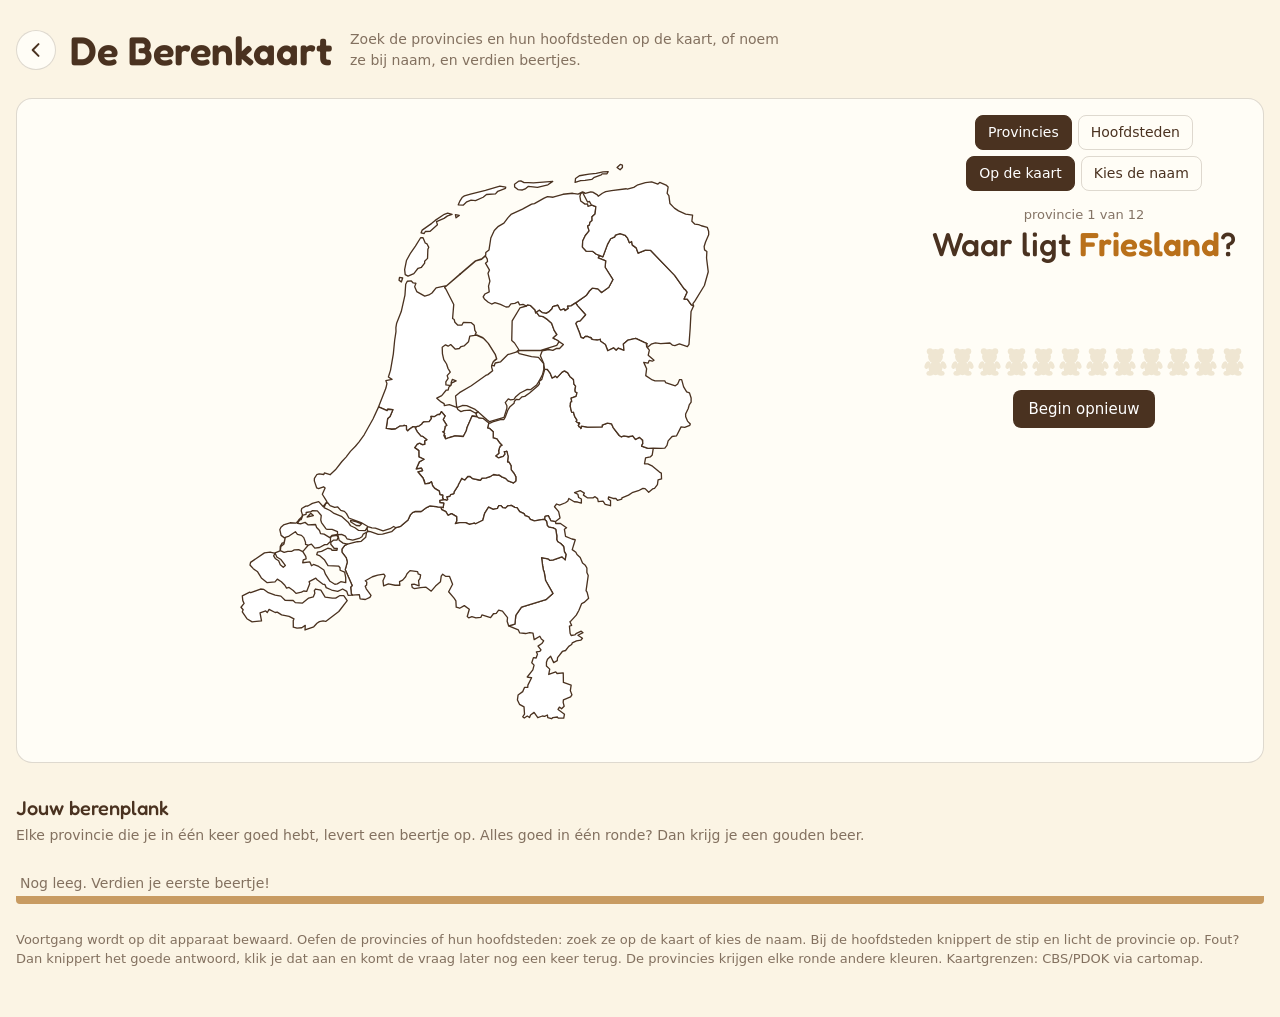
<file: provincies/index.html>
<!doctype html>
<html lang="nl">
<meta charset="utf-8">
<meta name="viewport" content="width=device-width, initial-scale=1">
<link rel="icon" href="/favicon.svg" type="image/svg+xml">
<link rel="apple-touch-icon" href="/apple-touch-icon.png">
<title>De Berenkaart — provincies en hoofdsteden oefenen</title>
<meta name="description" content="Leer de provincies van Nederland en hun hoofdsteden met De Berenkaart: zoek ze op de kaart of noem ze bij naam en verdien beertjes. Gratis, zonder cookies, tracking of reclame.">
<link rel="canonical" href="https://ik-oefen.nl/provincies/">
<meta property="og:type" content="website">
<meta property="og:locale" content="nl_NL">
<meta property="og:site_name" content="Ik oefen">
<meta property="og:title" content="De Berenkaart — provincies en hoofdsteden oefenen">
<meta property="og:description" content="Leer de provincies van Nederland en hun hoofdsteden met De Berenkaart: zoek ze op de kaart of noem ze bij naam en verdien beertjes. Gratis, zonder cookies, tracking of reclame.">
<meta property="og:url" content="https://ik-oefen.nl/provincies/">
<link rel="stylesheet" href="../fonts/fredoka.css">
<style>
  :root{
    --papier:#FBF4E4;
    --kaart:#FFFDF6;
    --tekst:#4A3220;
    --zacht:rgba(74,50,32,.68);
    --lijn:rgba(74,50,32,.18);
    --honing:#E8A33A;
    --goed:#4E9A4A;
    --fout:#D9534F;
    --land:#FFFFFF;
  }
  *{box-sizing:border-box}
  html,body{margin:0}
  body{
    background:var(--papier);color:var(--tekst);
    font-family:ui-sans-serif,system-ui,-apple-system,"Segoe UI",Roboto,sans-serif;
    font-size:16px;line-height:1.5;padding:20px 16px 48px;min-height:100vh;
  }
  .wrap{max-width:860px;margin:0 auto}
  header{margin-bottom:18px}
  .kop{display:grid;grid-template-columns:auto 1fr;column-gap:14px;align-items:start}
  .kop .terug{margin-top:calc(clamp(28px,6vw,40px) * .75 - 20px)}   /* midden op de regel van de titel */
  /* lage schermhoogte (zelfde grens als de andere spellen): ondertitel naast de titel, scheelt een regel */
  @media (max-height:901px) and (min-width:600px){
    .koptekst{display:flex;flex-wrap:wrap;align-items:center;column-gap:18px}
    .koptekst .ondertitel{flex:1 1 260px;max-width:440px;margin:0}
  }
  .terug{display:grid;place-items:center;width:40px;height:40px;border-radius:50%;color:var(--tekst);border:1px solid var(--lijn);background:var(--kaart);text-decoration:none;transition:background .15s,border-color .15s}
  .terug:hover{background:#F4E8CC;border-color:var(--tekst)}
  h1{font-family:Fredoka,ui-rounded,system-ui,sans-serif;font-weight:600;font-size:clamp(28px,6vw,40px);margin:0}
  .ondertitel{margin:2px 0 0;font-size:14px;color:var(--zacht)}

  .vel{background:var(--kaart);border:1px solid var(--lijn);border-radius:16px;padding:16px 18px 18px}
  .vraagbalk{position:sticky;top:0;z-index:2;background:var(--kaart);padding:6px 0 8px;text-align:center}
  #voortgang{font-size:13px;color:var(--zacht)}
  #vraag{font-family:Fredoka,ui-rounded,system-ui,sans-serif;font-weight:500;font-size:clamp(26px,6.5vw,44px);line-height:1.2;margin:0}
  #vraag b{font-weight:600;color:#B9701A}
  #hint{min-height:1.5em;font-size:15px;color:var(--zacht);margin:2px 0 0}
  #hint b{color:var(--fout);font-weight:600}
  .herkansing{display:inline-block;font-size:12px;border:1px solid var(--honing);color:#9A6412;border-radius:20px;padding:0 8px}

  /* de kaart zo groot als in de hoogte past, zodat namen, beertjes en knop eronder in beeld blijven (staande tablet) */
  #kaart{display:block;width:clamp(420px, (100svh - 590px) * 1.4, 100%);max-width:100%;height:auto;margin:4px auto 0;touch-action:manipulation;user-select:none;-webkit-user-select:none}
  @media (max-width:560px){ #kaart{width:100%} }   /* telefoon: kaart vult de breedte, vraag en namen plakken boven en onder */
  .prov path{fill:var(--land);stroke:var(--tekst);stroke-width:1.6;stroke-linejoin:round;fill-rule:evenodd;transition:fill .25s}
  .prov{cursor:pointer;outline:none;-webkit-tap-highlight-color:transparent}
  @media (hover:hover){#kaart:not(.welke):not(.steden) .prov:hover path{fill:#F4E8CC}}
  #kaart.welke .prov,#kaart.steden .prov{cursor:default}
  .prov.licht path,.prov.licht:hover path{fill:#FFF0C9}
  /* hoofdsteden: een stip per stad, met een groter onzichtbaar grijpvlak */
  #stippen{display:none}
  #kaart.steden #stippen{display:inline}
  .stip{cursor:pointer;outline:none;-webkit-tap-highlight-color:transparent}
  .stip .raak{fill:transparent}
  .stip .punt{fill:#fff;stroke:var(--tekst);stroke-width:2.5;transition:fill .25s}
  @media (hover:hover){#kaart:not(.welke) .stip:hover .punt{fill:#F4E8CC}}
  #kaart.welke .stip,.stip.af{cursor:default}
  .stip.af .punt{fill:var(--tekst)}
  .stip.mis .punt{fill:var(--fout)}
  .stip.wijs .punt{fill:var(--honing);stroke-width:4}
  #kaart.steden .label circle{display:none}
  .prov.af{cursor:default}
  .prov.af path,.prov.af:hover path{fill:var(--kleur)}
  .prov.mis path,.prov.mis:hover path{fill:var(--fout)}
  .prov.wijs path,.prov.wijs:hover path{fill:var(--honing)}
  @media (prefers-reduced-motion:no-preference){
    .prov.wijs path,.stip.wijs .punt{animation:knipper .8s ease-in-out infinite}
    #berenrij .beer.nieuw{animation:pop .45s}
    #vraag.fout{animation:wiebel .2s}
  }
  @keyframes knipper{50%{fill:#FFF0C9}}
  @keyframes pop{0%{transform:scale(.3)}60%{transform:scale(1.25)}100%{transform:scale(1)}}
  @keyframes wiebel{25%{transform:translateX(-6px)}75%{transform:translateX(6px)}}

  .modi{display:flex;justify-content:center;column-gap:18px;row-gap:6px;flex-wrap:wrap;margin-bottom:8px}
  .modus{display:flex;justify-content:center;gap:6px;flex-wrap:wrap}
  .modus button{background:transparent;color:var(--tekst);border:1px solid var(--lijn);font-size:14px;padding:6px 12px}
  .modus button:hover{background:#F4E8CC}
  .modus button[aria-pressed="true"]{background:var(--tekst);color:#fff;border-color:var(--tekst)}
  #hint .juist{color:var(--goed);font-weight:600}
  #namen{display:grid;grid-template-columns:repeat(auto-fill,minmax(132px,1fr));gap:6px;margin:4px 0 0;padding:8px 0;position:sticky;bottom:0;z-index:2;background:var(--kaart);border-top:1px solid var(--lijn)}
  #namen[hidden]{display:none}
  #namen button{font-family:Fredoka,ui-rounded,sans-serif;font-size:17px;font-weight:500;background:#fff;color:var(--tekst);border:1px solid var(--lijn);border-bottom:3px solid rgba(74,50,32,.25);padding:7px 6px;touch-action:manipulation}
  #namen button:hover{background:#F4E8CC}
  #namen button.goed{background:var(--goed);border-color:var(--goed);color:#fff}
  #namen button.mis{background:var(--fout);border-color:var(--fout);color:#fff}
  #namen button.wijs{background:var(--honing);border-color:var(--honing);color:var(--tekst)}
  @media (prefers-reduced-motion:no-preference){#namen button.wijs{animation:knop .8s ease-in-out infinite}}
  @keyframes knop{50%{background:#FFF0C9}}
  @media (max-width:560px){#namen{grid-template-columns:repeat(3,1fr);gap:5px}#namen button{font-size:14px;padding:6px 2px}}

  .label{opacity:0;transition:opacity .3s;pointer-events:none}
  .label.aan{opacity:1}
  .label text{font-family:Fredoka,ui-rounded,sans-serif;font-weight:500;font-size:26px;fill:var(--tekst)}
  .label line{stroke:var(--tekst);stroke-width:1.2}
  .label circle{fill:var(--tekst)}
  #kaart.smal .label line,#kaart.smal .label circle{display:none}
  #kaart.smal .label text{font-size:21px;paint-order:stroke;stroke:#fff;stroke-width:4px;stroke-linejoin:round}

  #berenrij{display:grid;grid-template-columns:repeat(12,1fr);gap:2px;margin-top:10px;max-width:560px;margin-inline:auto}
  .beer{display:block;width:100%;height:auto}
  .beer.goud{overflow:visible;filter:drop-shadow(0 0 3px #FFD23F) drop-shadow(0 0 8px rgba(255,190,40,.75))}
  .fonkel{fill:#FFFBE0;stroke:#F2B705;stroke-width:.35;transform-box:fill-box;transform-origin:center}
  @media (prefers-reduced-motion:no-preference){
    .beer.goud{animation:gloed 1.8s ease-in-out infinite}
    .fonkel{animation:fonkel 1.8s ease-in-out infinite}
    .fonkel.f2{animation-delay:.6s}
    .fonkel.f3{animation-delay:1.2s}
  }
  @keyframes gloed{50%{filter:drop-shadow(0 0 6px #FFE27A) drop-shadow(0 0 16px rgba(255,200,50,1))}}
  @keyframes fonkel{0%,100%{transform:scale(.25) rotate(0);opacity:.25}50%{transform:scale(1.15) rotate(45deg);opacity:1}}

  #uitslag{margin-top:14px;border-top:1px solid var(--lijn);padding-top:14px;text-align:center}
  #uitslag h2{font-family:Fredoka,ui-rounded,sans-serif;font-weight:500;font-size:24px;margin:0 0 6px;color:#B9701A}
  #uitslag p{margin:0 0 10px;font-size:15px}
  #uitslag .goudbeer{width:84px;margin:0 auto 6px}
  .lastig{font-family:Fredoka,ui-rounded,sans-serif;background:#F4E8CC;border-radius:6px;padding:1px 8px;white-space:nowrap}

  .knoppen{display:flex;justify-content:center;margin-top:14px}
  button{font:inherit;font-size:15px;cursor:pointer;border:0;background:var(--tekst);color:#fff;border-radius:8px;padding:8px 16px}
  button:hover{background:#2E1E12}
  :focus-visible{outline:3px solid var(--honing);outline-offset:2px}

  h2.plankkop{font-family:Fredoka,ui-rounded,sans-serif;font-weight:500;font-size:20px;margin:30px 0 2px}
  .plankuitleg{margin:0 0 10px;font-size:14px;color:var(--zacht)}
  #plank{display:grid;grid-template-columns:repeat(auto-fill,minmax(34px,1fr));gap:4px;border-bottom:8px solid #C89B62;border-radius:0 0 4px 4px;padding:0 4px 2px;min-height:48px}
  #plankleeg{font-size:14px;color:var(--zacht);align-self:end;grid-column:1/-1}
  #plankmeer{font-size:14px;color:var(--zacht);margin:6px 0 0}
  footer{margin-top:26px;font-size:13px;color:var(--zacht)}

  /* liggend scherm dat te laag is om onder elkaar te passen: kaart links (zo hoog als het scherm), al het andere rechts */
  @media (max-height:1000px) and (min-width:700px) and (orientation:landscape){
    .wrap{max-width:1300px}
    .vel{display:grid;grid-template-columns:auto minmax(0,1fr);column-gap:8px;   /* de kaart heeft zelf al rand voor de namen */
     align-items:start;
      grid-template-rows:auto auto auto auto auto 1fr;
      grid-template-areas:"kaart modus" "kaart vraag" "kaart namen" "kaart beren" "kaart uitslag" "kaart knoppen"}
    #kaart{grid-area:kaart;width:clamp(300px, min((100svh - 150px) * 1.4, 100vw - 400px), 960px);margin:0}
    .modi{grid-area:modus} #berenrij{grid-area:beren;width:100%} #uitslag{grid-area:uitslag}
    .knoppen{grid-area:knoppen}
    .vraagbalk{grid-area:vraag;position:static}
    #vraag{font-size:clamp(24px,2.6vw,34px);min-height:2.4em}   /* ruimte voor twee regels: niets verspringt */
    #namen{grid-area:namen;position:static;border-top:0;padding-top:0}
  }
</style>

<div class="wrap">
  <header>
    <div class="kop">
      <a class="terug" href="../" aria-label="Terug naar Ik oefen" title="Terug naar Ik oefen"><svg viewBox="0 0 24 24" width="20" height="20" aria-hidden="true"><path d="M15 5l-7 7 7 7" fill="none" stroke="currentColor" stroke-width="2.4" stroke-linecap="round" stroke-linejoin="round"/></svg></a>
      <div class="koptekst">
        <h1>De Berenkaart</h1>
        <p class="ondertitel">Zoek de provincies en hun hoofdsteden op de kaart, of noem ze bij naam, en verdien beertjes.</p>
      </div>
    </div>
  </header>

  <div class="vel">
    <div class="modi">
      <div class="modus" role="group" aria-label="Kies wat je oefent">
        <button type="button" data-onderwerp="provincies">Provincies</button>
        <button type="button" data-onderwerp="steden">Hoofdsteden</button>
      </div>
      <div class="modus" role="group" aria-label="Kies hoe je oefent">
        <button type="button" data-modus="waar">Op de kaart</button>
        <button type="button" data-modus="welke">Kies de naam</button>
      </div>
    </div>
    <div class="vraagbalk">
      <div id="voortgang"></div>
      <p id="vraag" aria-live="polite"></p>
      <p id="hint"></p>
    </div>
    <svg id="kaart" role="img" aria-label="Kaart van Nederland met de 12 provincies en hun hoofdsteden"></svg>
    <div id="namen" hidden></div>
    <div id="berenrij" aria-label="Beertjes in deze ronde"></div>
    <div id="uitslag" hidden></div>
    <div class="knoppen"><button id="opnieuw" type="button">Begin opnieuw</button></div>
  </div>

  <h2 class="plankkop">Jouw berenplank</h2>
  <p class="plankuitleg">Elke provincie die je in één keer goed hebt, levert een beertje op. Alles goed in één ronde? Dan krijg je een gouden beer.</p>
  <div id="plank"></div>
  <p id="plankmeer"></p>

  <footer>Voortgang wordt op dit apparaat bewaard. Oefen de provincies of hun hoofdsteden: zoek ze op de kaart of kies de naam. Bij de hoofdsteden knippert de stip en licht de provincie op. Fout? Dan knippert het goede antwoord, klik je dat aan en komt de vraag later nog een keer terug. De provincies krijgen elke ronde andere kleuren. Kaartgrenzen: CBS/PDOK via cartomap.</footer>
</div>

<script>
(function(){
"use strict";

/* ---------- kaartdata (CBS/PDOK provinciegrenzen 2024) ---------- */
var BREED=948,HOOG=763;
var PROVINCIES=[{"naam":"Drenthe","kleur":"#E8B4D0","d":"M729.7,212.4 727.9,211.0 716.3,194.6 687.0,164.2 680.9,163.9 671.9,167.5 669.7,161.3 665.0,157.9 664.1,153.6 661.4,155.0 659.2,149.5 656.4,146.2 650.0,144.0 644.4,145.7 643.6,147.8 638.6,150.2 634.8,157.0 629.2,172.1 625.0,170.4 623.5,173.5 632.6,176.9 631.9,184.8 641.4,199.7 636.4,209.0 627.6,215.5 623.2,211.0 616.3,210.2 612.8,213.6 608.9,219.1 596.1,228.0 598.6,231.6 608.2,242.4 601.6,249.8 598.0,250.8 596.3,253.0 600.8,264.2 602.6,269.8 605.6,271.0 608.2,268.6 610.7,268.8 611.3,269.0 612.2,269.5 613.1,269.8 612.8,270.0 613.5,270.2 614.4,270.0 615.1,270.7 615.0,271.4 615.4,271.7 615.7,272.2 616.1,272.2 616.4,272.2 617.6,272.6 622.3,273.1 626.0,272.2 626.4,274.6 632.2,278.6 635.1,286.1 642.3,282.7 645.3,285.6 647.8,283.0 654.8,285.6 654.1,277.9 659.8,273.1 669.0,271.2 679.4,276.0 682.8,277.4 682.3,278.6 681.7,278.9 682.5,279.4 682.2,281.0 683.1,282.2 687.8,278.2 692.9,276.5 699.4,277.4 710.6,276.7 713.8,279.4 716.6,279.8 722.1,277.9 731.8,281.0 733.7,278.4 735.1,259.4 736.2,238.6 739.3,231.8 736.3,230.2 731.6,223.4 727.8,223.4 731.5,215.0Z","cx":669,"cy":226,"lx":815,"ly":217,"a":"start"},
{"naam":"Flevoland","kleur":"#4F86D0","d":"M555.5,286.3 563.3,284.6 561.9,284.2ZM547.6,240.0 546.9,236.6 541.6,231.4 538.0,230.4 536.4,231.8 528.5,234.2 519.1,249.8 518.6,273.8 522.0,276.7 527.3,284.9 523.9,287.8 513.6,290.9 505.1,299.5 498.5,301.0 497.3,304.6 494.3,303.8 496.1,299.5 500.4,296.2 498.6,290.4 490.2,277.2 484.6,271.2 483.5,270.2 476.0,266.9 473.8,267.1 473.6,267.4 476.4,267.4 484.5,271.2 490.1,277.2 498.5,290.4 500.1,295.7 497.1,298.3 496.0,299.8 494.3,303.8 494.1,305.8 495.4,310.3 489.5,315.1 487.0,316.1 469.5,328.6 455.2,337.0 450.4,341.0 451.8,354.7 452.0,355.0 458.6,352.6 463.9,352.8 473.5,356.9 477.6,360.2 488.2,369.6 491.7,372.2 509.2,367.0 512.7,355.9 512.7,352.8 510.7,349.0 514.4,344.6 517.1,345.8 521.3,345.1 523.5,341.8 528.8,337.4 537.4,333.1 541.3,333.4 548.8,327.6 551.7,323.3 556.1,314.6 557.5,308.6 557.5,302.4 557.6,301.9 551.0,294.2 542.6,293.3 527.7,289.7 525.5,287.0 529.1,285.8 553.8,285.8 573.2,279.6 576.0,275.0 574.2,273.4 568.8,270.7 573.5,266.4 570.1,261.4 567.0,252.7 560.8,247.4 556.6,244.6 551.9,243.8 548.5,239.3Z","cx":519,"cy":307,"lx":161,"ly":305,"a":"end"},
{"naam":"Friesland","kleur":"#F0B27A","d":"M454.9,121.9 450.2,121.0 451.0,124.8ZM446.2,120.7 440.8,119.0 436.8,120.5 425.7,127.9 421.5,131.5 409.9,139.7 408.6,143.0 412.3,143.8 413.7,141.4 419.6,141.1 428.4,133.2 427.3,129.4 436.4,125.5 440.7,122.4ZM606.7,94.3 604.5,93.4 599.1,96.0 592.5,95.0 580.8,96.2 568.8,99.8 562.0,99.1 557.9,100.8 546.1,107.5 542.7,108.2 531.6,114.2 517.7,120.7 514.1,124.6 509.1,131.3 502.4,135.1 497.4,140.2 493.2,149.3 491.0,163.7 487.1,167.0 487.0,170.2 482.7,174.2 474.6,176.9 455.8,193.0 456.0,193.2 475.2,176.9 482.0,175.2 486.5,171.1 488.8,174.5 489.2,177.8 486.7,179.8 491.6,188.2 489.8,192.2 492.1,201.6 490.4,207.6 491.3,214.6 486.1,217.2 483.9,220.8 485.4,223.2 490.1,227.3 494.2,229.4 498.2,227.8 504.9,229.9 511.6,233.0 514.9,232.8 517.6,229.2 522.4,228.7 526.3,226.6 528.2,230.4 532.3,229.9 536.4,231.8 538.0,230.4 541.6,231.4 546.9,236.6 547.6,240.0 548.5,239.3 552.0,236.9 555.5,239.8 560.4,240.7 563.5,239.0 567.5,235.2 568.3,232.6 574.5,230.9 576.9,235.7 577.7,236.4 578.0,236.9 582.2,235.4 583.2,237.4 587.3,234.7 586.3,232.1 590.5,231.6 596.1,228.0 608.9,219.1 612.8,213.6 616.3,210.2 623.2,211.0 627.6,215.5 636.4,209.0 641.4,199.7 631.9,184.8 632.6,176.9 623.5,173.5 625.0,170.4 621.3,169.0 617.0,165.6 608.8,165.1 604.4,160.3 604.7,152.9 607.9,146.2 612.5,140.6 610.7,134.9 612.8,133.7 613.6,130.1 616.1,127.9 616.0,123.6 619.7,120.2 620.7,111.1 615.8,109.4 611.1,110.9 610.6,108.0 607.5,108.2 602.3,104.4 601.3,98.9 602.3,95.0ZM511.3,87.6 504.2,86.4 486.7,91.4 468.5,96.0 461.1,98.2 458.7,99.8 455.8,104.2 453.7,109.0 459.6,109.4 464.0,105.4 469.2,103.4 474.6,103.9 483.9,99.8 487.9,96.5 498.9,95.8 501.6,92.6 511.0,89.0ZM539.1,82.1 533.6,82.1 529.6,79.9 527.3,80.2 522.0,84.0 522.1,87.4 526.1,90.5 531.6,91.0 534.9,89.8 538.8,86.6 549.8,87.8 562.5,84.7 568.3,80.6 544.9,82.3ZM634.2,71.3 635.7,68.9 629.4,69.1 621.1,70.8 612.3,71.8 600.7,73.7 596.0,77.0 595.5,81.8 602.2,79.7 607.5,79.4 615.7,78.2 618.8,75.6 627.2,72.7 628.2,71.5Z","cx":559,"cy":172,"lx":445,"ly":34,"a":"middle"},
{"naam":"Gelderland","kleur":"#CFA574","d":"M569.1,318.5 567.6,319.2 565.4,313.7 562.0,308.9 558.8,308.4 555.1,320.9 551.7,323.3 552.3,325.9 550.8,328.3 540.2,337.4 534.4,341.5 531.1,342.0 527.6,345.4 524.2,345.1 521.9,347.3 521.4,349.9 516.1,354.5 513.8,358.3 511.0,366.0 509.1,369.6 505.8,369.4 495.5,372.5 492.4,373.9 492.0,373.9 490.8,373.7 489.8,377.8 489.3,379.9 491.7,380.4 496.1,384.5 496.1,391.9 500.5,393.1 503.5,397.4 506.7,400.8 504.6,401.8 503.3,405.1 502.7,407.5 503.0,410.4 499.1,413.8 502.6,416.2 508.3,414.2 510.5,411.6 509.6,408.5 511.4,408.5 513.0,409.0 513.0,412.3 514.2,414.2 513.5,421.2 515.4,421.4 517.7,425.5 517.9,430.3 518.5,431.3 521.7,435.4 523.6,439.2 523.6,443.3 523.3,444.5 520.5,446.6 514.1,444.0 511.0,440.9 506.6,439.2 503.0,436.8 501.0,437.0 496.6,436.3 493.0,438.5 487.7,440.4 482.7,440.6 480.5,443.3 471.3,441.4 467.7,438.5 465.2,438.7 461.7,442.8 459.3,441.8 458.0,440.9 457.0,442.6 455.4,445.7 454.2,447.8 453.3,450.0 448.6,457.4 448.3,459.6 444.3,460.8 443.4,462.7 439.6,463.4 440.8,466.3 440.2,467.0 439.2,467.3 438.3,466.8 437.9,466.8 435.4,466.8 431.2,467.8 431.4,470.4 432.9,470.6 436.1,471.1 435.4,476.4 433.3,475.9 431.5,475.9 432.9,476.9 433.7,479.0 438.6,481.4 441.2,485.8 445.5,483.8 451.7,487.4 451.8,492.7 450.1,495.8 455.5,494.6 462.6,494.6 467.4,496.8 473.2,495.4 474.9,496.1 483.5,491.8 485.7,483.4 490.5,475.9 496.1,478.6 501.3,477.4 502.9,474.0 505.5,474.0 507.6,476.4 511.0,477.1 513.6,474.5 518.0,473.8 522.3,476.2 524.9,476.4 528.2,481.4 533.5,483.8 534.8,486.2 539.2,487.7 541.1,490.8 546.1,492.5 556.9,490.8 558.6,491.0 559.1,487.0 562.9,486.2 566.1,492.5 571.7,493.4 577.2,489.1 575.5,481.4 570.5,475.4 573.0,472.1 576.6,473.5 583.8,470.6 586.7,468.5 587.9,465.4 594.4,469.4 598.5,469.7 603.1,471.1 603.1,466.1 599.8,464.2 598.8,460.3 594.8,458.2 601.7,455.8 606.7,458.9 605.6,461.3 610.3,464.6 617.2,464.6 619.7,463.2 622.8,465.6 623.6,469.2 629.4,468.7 632.0,472.6 638.5,474.2 638.5,468.0 635.7,466.1 636.1,463.4 641.6,465.4 645.0,465.4 646.9,467.8 652.2,466.1 652.3,464.6 660.3,461.3 664.7,458.4 672.3,456.0 677.8,453.1 680.4,453.4 684.8,457.9 689.5,453.8 691.9,453.1 695.4,448.6 696.2,442.8 700.4,441.6 700.1,434.6 697.9,433.4 689.4,426.2 683.7,423.4 679.7,423.4 681.0,416.2 686.7,415.0 689.1,412.6 690.4,404.4 684.0,404.6 676.2,401.8 676.9,400.1 677.8,398.6 677.5,397.0 677.6,395.8 677.2,395.5 677.6,394.6 673.5,391.2 668.7,393.8 665.4,389.3 660.3,390.5 654.7,389.5 651.4,390.5 649.1,389.0 641.7,379.4 639.8,374.9 634.7,373.9 628.4,376.3 628.4,378.5 610.6,378.7 603.2,377.5 603.3,378.5 603.2,378.7 602.9,379.2 602.5,380.6 602.5,379.2 602.2,379.0 600.3,378.2 599.4,376.8 601.1,374.4 600.7,373.4 600.5,373.4 599.7,373.9 598.6,373.2 596.7,372.0 597.8,370.3 595.1,366.2 593.5,360.7 593.2,361.0 591.3,360.5 590.3,356.6 589.5,353.0 589.7,352.6 589.8,351.6 589.8,349.9 590.1,348.5 591.4,348.0 590.7,343.7 596.7,341.5 597.8,337.0 596.1,336.2 595.7,335.8 595.4,333.6 596.1,329.0 594.1,326.6 593.5,321.1 589.1,317.3 586.6,313.0 582.6,310.6 579.7,312.0 573.5,318.7 571.4,316.8 569.2,318.5Z","cx":570,"cy":418,"lx":810,"ly":458,"a":"start"},
{"naam":"Groningen","kleur":"#9FB0C8","d":"M739.3,231.8 738.5,229.0 741.0,225.6 752.4,206.9 757.1,190.3 755.0,173.5 755.4,165.6 752.6,163.7 752.1,159.6 753.8,154.1 757.6,145.4 757.6,141.4 755.9,136.3 748.7,134.4 745.4,133.0 740.9,132.5 737.2,128.9 738.1,121.4 729.7,120.2 721.0,116.4 716.0,113.0 710.6,107.5 709.3,97.9 707.2,95.0 708.4,87.4 705.9,85.0 698.2,81.8 696.0,83.8 688.4,81.1 680.9,82.1 671.7,84.7 666.7,87.8 658.9,90.0 657.6,89.5 639.7,91.7 632.6,93.1 628.6,95.0 623.6,98.6 622.5,97.0 616.9,93.6 614.5,93.4 607.9,95.0 606.7,94.3 605.7,96.2 610.6,105.6 612.8,104.9 615.3,109.2 620.7,111.1 619.7,120.2 616.0,123.6 616.1,127.9 613.6,130.1 612.8,133.7 610.7,134.9 612.5,140.6 607.9,146.2 604.7,152.9 604.4,160.3 608.8,165.1 617.0,165.6 621.3,169.0 625.0,170.4 629.2,172.1 634.8,157.0 638.6,150.2 643.6,147.8 644.4,145.7 650.0,144.0 656.4,146.2 659.2,149.5 661.4,155.0 664.1,153.6 665.0,157.9 669.7,161.3 671.9,167.5 680.9,163.9 687.0,164.2 716.3,194.6 727.9,211.0 729.7,212.4 731.5,215.0 727.8,223.4 731.6,223.4 736.3,230.2ZM652.9,60.7 650.3,60.0 646.4,63.6 650.1,66.5 652.9,63.8Z","cx":688,"cy":141,"lx":815,"ly":46,"a":"middle"},
{"naam":"Limburg","kleur":"#6FB1DE","d":"M571.7,493.4 566.1,492.5 562.9,486.2 559.1,487.0 558.6,491.0 560.8,493.0 561.7,498.2 563.8,500.2 568.8,501.1 572.0,502.8 573.3,510.7 573.2,515.3 574.5,517.9 578.0,520.1 581.6,523.7 582.5,529.9 584.4,533.3 583.5,539.8 581.3,537.8 580.3,536.9 579.4,536.2 569.1,540.0 564.8,540.5 562.6,538.6 554.8,537.1 556.1,547.0 556.9,552.0 558.0,554.9 559.7,565.0 568.5,580.6 560.0,588.2 530.4,597.4 523.5,607.4 522.4,618.0 514.8,619.9 526.6,625.0 528.3,628.6 535.5,629.3 540.4,628.3 544.4,628.8 545.8,636.7 552.7,632.6 554.5,636.0 557.3,638.2 555.1,641.5 550.5,644.6 554.1,649.2 552.7,650.9 548.5,651.6 549.8,654.5 548.2,659.0 544.9,658.6 542.9,664.8 545.7,667.7 544.2,673.4 537.4,682.1 542.7,683.0 538.2,691.9 538.0,694.6 534.2,694.6 531.9,699.8 526.3,703.9 525.5,709.9 528.0,715.2 533.5,718.3 534.1,727.0 531.9,730.3 533.8,731.8 537.4,729.4 540.2,731.3 541.4,728.2 545.7,725.0 550.2,731.5 555.8,729.4 558.5,729.8 561.9,728.2 562.3,731.5 567.0,732.7 568.5,731.3 574.1,730.6 574.8,731.8 581.7,732.0 582.6,727.2 574.8,721.4 576.4,718.6 579.1,720.7 582.2,717.6 581.0,712.8 581.3,709.9 590.0,706.3 591.6,703.7 589.7,698.6 590.7,691.9 581.3,688.6 581.1,677.0 573.6,677.8 572.0,675.8 563.5,679.0 564.7,672.5 560.7,668.6 560.7,664.1 562.0,660.5 565.8,656.9 569.5,664.6 573.8,662.2 574.2,658.6 580.0,651.1 583.9,649.9 587.8,644.9 591.3,642.7 592.0,640.6 597.2,638.2 602.6,637.2 604.4,635.0 598.9,631.4 605.1,628.3 602.9,626.4 596.6,629.5 595.1,631.0 590.7,631.7 589.4,629.0 588.6,620.2 591.3,619.4 589.2,614.9 591.1,613.4 596.9,607.0 600.0,601.4 603.5,593.0 606.4,591.6 611.9,586.6 610.1,579.4 608.8,577.2 611.4,559.0 609.8,555.1 609.8,549.8 607.9,546.5 604.5,543.8 601.7,537.1 597.8,533.5 596.4,530.6 592.0,527.5 595.7,515.5 591.6,514.6 583.9,511.4 582.5,502.8 585.1,500.9 577.7,495.8 572.0,495.8Z","cx":569,"cy":623,"lx":739,"ly":671,"a":"start"},
{"naam":"Noord-Brabant","kleur":"#EDBB4A","d":"M558.6,491.0 556.9,490.8 546.1,492.5 541.1,490.8 539.2,487.7 534.8,486.2 533.5,483.8 528.2,481.4 524.9,476.4 522.3,476.2 518.0,473.8 513.6,474.5 511.0,477.1 507.6,476.4 505.5,474.0 502.9,474.0 501.3,477.4 496.1,478.6 490.5,475.9 485.7,483.4 483.5,491.8 474.9,496.1 473.2,495.4 467.4,496.8 462.6,494.6 455.5,494.6 450.1,495.8 451.8,492.7 451.7,487.4 445.5,483.8 441.2,485.8 438.6,481.4 433.7,479.0 432.9,476.9 431.5,475.9 427.0,475.2 419.5,474.5 415.2,476.4 408.7,481.2 401.7,481.0 398.1,482.6 395.5,485.3 392.7,491.5 383.7,499.2 379.2,500.4 379.0,500.4 378.0,500.9 372.8,505.7 361.8,508.6 356.5,509.0 347.1,505.7 343.7,505.2 342.4,506.4 341.4,512.4 335.9,517.4 331.1,517.9 319.3,520.8 315.9,522.2 312.5,526.8 312.5,530.4 317.8,537.6 319.0,542.6 316.5,551.8 324.9,571.0 323.1,573.1 323.9,581.0 325.2,582.7 333.6,582.2 334.6,587.3 340.9,588.0 346.4,585.4 347.8,583.0 342.0,575.0 340.8,571.9 342.4,570.5 342.7,566.9 340.9,565.2 349.5,560.4 355.9,558.5 363.4,557.3 364.9,559.4 362.3,565.2 363.1,571.4 368.9,569.0 377.0,570.7 382.8,570.7 382.4,566.4 386.2,564.5 389.8,560.4 391.5,556.8 395.1,553.0 404.3,554.2 405.1,557.0 408.0,558.2 407.3,562.3 405.5,565.2 406.2,571.4 400.1,569.3 397.1,569.8 397.8,573.4 400.5,574.8 407.9,573.6 414.6,573.1 420.9,577.9 426.1,571.7 432.1,566.4 433.0,559.7 434.8,557.3 438.2,559.9 443.0,559.9 446.8,569.5 442.0,578.6 448.6,586.3 450.8,589.7 451.2,597.4 455.4,598.6 461.0,595.4 467.1,599.8 464.6,608.6 466.4,610.3 470.2,608.9 475.1,610.3 481.0,609.8 482.4,606.7 492.9,610.1 496.4,605.3 499.8,604.8 502.7,601.0 507.3,602.2 513.5,610.1 513.0,614.4 514.8,619.9 522.4,618.0 523.5,607.4 530.4,597.4 560.0,588.2 568.5,580.6 559.7,565.0 558.0,554.9 556.9,552.0 556.1,547.0 554.8,537.1 562.6,538.6 564.8,540.5 569.1,540.0 579.4,536.2 580.3,536.9 581.3,537.8 583.5,539.8 584.4,533.3 582.5,529.9 581.6,523.7 578.0,520.1 574.5,517.9 573.2,515.3 573.3,510.7 572.0,502.8 568.8,501.1 563.8,500.2 561.7,498.2 560.8,493.0Z","cx":459,"cy":538,"lx":758,"ly":553,"a":"start"},
{"naam":"Noord-Holland","kleur":"#E0765A","d":"M384.6,202.6 386.2,197.8 382.4,197.0 381.8,200.4ZM473.8,267.1 475.5,264.2 473.8,261.4 473.0,255.1 469.5,252.0 459.8,251.8 458.0,255.1 452.9,254.9 449.6,251.5 448.7,248.2 446.8,247.0 448.2,229.9 438.6,211.2 437.1,209.5 456.0,193.2 455.8,193.0 439.5,207.1 426.8,209.8 421.8,216.0 418.0,218.4 413.0,219.8 403.3,214.3 400.8,208.3 402.3,204.2 399.0,203.8 396.7,201.4 391.8,201.8 389.9,205.4 389.0,218.6 384.5,238.6 378.9,252.7 378.0,258.0 378.1,263.0 376.5,273.4 374.9,289.9 371.5,309.6 368.9,318.0 373.3,320.9 365.8,322.3 367.1,325.9 365.9,331.4 357.0,354.2 367.3,358.8 368.0,357.1 374.3,357.6 370.9,365.8 368.0,368.4 366.2,380.4 373.0,381.4 377.4,381.1 383.0,377.5 386.8,377.3 388.0,376.8 390.8,377.3 390.8,381.1 390.9,381.8 392.1,383.3 392.4,383.3 394.3,381.4 398.9,378.2 401.2,378.5 402.9,378.2 406.2,377.5 409.6,374.9 410.5,373.4 412.1,372.5 418.3,372.2 421.1,368.6 420.6,365.8 425.1,366.0 429.0,363.4 431.1,363.6 433.3,360.0 437.7,365.3 435.4,369.6 439.8,376.6 437.6,378.0 437.7,379.2 437.6,379.2 436.7,383.8 434.6,384.5 437.1,386.2 436.2,388.8 437.6,388.8 438.3,393.1 449.8,389.5 459.8,390.2 463.3,383.5 464.5,379.0 470.5,365.3 476.5,366.2 475.2,362.6 477.6,360.2 474.3,361.7 468.0,358.1 460.4,358.8 457.0,360.0 453.2,357.4 452.0,355.0 451.8,354.7 442.9,351.4 436.8,352.8 436.5,350.2 432.9,348.2 427.6,343.7 433.6,340.6 439.2,333.8 441.4,333.8 442.4,330.0 444.9,328.1 445.2,327.1 445.4,325.4 451.1,322.6 446.5,320.9 445.1,324.5 445.1,327.4 444.2,328.1 442.9,328.1 438.7,327.6 438.6,323.8 441.4,319.7 440.2,316.3 444.0,312.0 441.2,307.4 439.5,302.2 436.1,296.9 434.5,289.9 434.2,281.8 438.2,278.9 441.4,280.6 444.5,278.6 450.2,284.2 454.9,283.4 457.1,281.0 460.7,280.3 466.1,275.3 467.7,268.3 473.6,267.4ZM413.6,155.3 410.9,149.0 408.0,149.0 401.7,159.1 395.8,167.5 390.8,176.6 388.6,187.7 389.3,193.7 392.7,195.6 399.8,192.5 404.9,186.0 409.0,184.8 412.9,179.8 412.9,177.4 416.4,174.0 416.8,163.0 417.9,160.6 415.8,156.5Z","cx":413,"cy":301,"lx":190,"ly":168,"a":"end"},
{"naam":"Overijssel","kleur":"#7FA650","d":"M610.7,268.8 608.2,268.6 605.6,271.0 602.6,269.8 600.8,264.2 596.3,253.0 598.0,250.8 601.6,249.8 608.2,242.4 598.6,231.6 596.1,228.0 590.5,231.6 586.3,232.1 587.3,234.7 583.2,237.4 582.2,235.4 578.0,236.9 577.7,236.4 576.9,235.7 574.5,230.9 568.3,232.6 567.5,235.2 563.5,239.0 560.4,240.7 555.5,239.8 552.0,236.9 548.5,239.3 551.9,243.8 556.6,244.6 560.8,247.4 567.0,252.7 570.1,261.4 573.5,266.4 568.8,270.7 574.2,273.4 576.0,275.0 581.3,278.6 576.6,283.4 573.0,283.2 568.5,285.6 563.3,284.6 555.5,286.3 553.3,292.1 557.6,301.9 557.5,302.4 558.3,307.9 558.8,308.4 562.0,308.9 565.4,313.7 567.6,319.2 569.1,318.5 569.2,318.5 571.4,316.8 573.5,318.7 579.7,312.0 582.6,310.6 586.6,313.0 589.1,317.3 593.5,321.1 594.1,326.6 596.1,329.0 595.4,333.6 595.7,335.8 596.1,336.2 597.8,337.0 596.7,341.5 590.7,343.7 591.4,348.0 590.1,348.5 589.8,349.9 589.8,351.6 589.7,352.6 589.5,353.0 590.3,356.6 591.3,360.5 593.2,361.0 593.5,360.7 595.1,366.2 597.8,370.3 596.7,372.0 598.6,373.2 599.7,373.9 600.5,373.4 600.7,373.4 601.1,374.4 599.4,376.8 600.3,378.2 602.2,379.0 602.5,379.2 602.5,380.6 602.9,379.2 603.2,378.7 603.3,378.5 603.2,377.5 610.6,378.7 628.4,378.5 628.4,376.3 634.7,373.9 639.8,374.9 641.7,379.4 649.1,389.0 651.4,390.5 654.7,389.5 660.3,390.5 665.4,389.3 668.7,393.8 673.5,391.2 677.6,394.6 677.2,395.5 677.6,395.8 677.5,397.0 677.8,398.6 676.9,400.1 676.2,401.8 684.0,404.6 690.4,404.4 699.5,404.6 704.4,404.2 707.0,401.0 708.4,395.5 713.2,390.2 718.5,389.5 724.1,378.5 728.5,379.0 734.7,376.6 735.3,375.1 731.9,371.5 729.7,366.2 729.6,362.9 732.8,356.2 734.0,351.8 736.3,348.5 736.3,343.4 734.3,337.2 730.9,336.0 727.2,330.0 724.8,321.1 722.3,321.1 720.0,326.4 717.1,328.6 705.3,324.7 704.3,322.6 692.5,322.6 689.2,321.6 681.2,316.3 682.3,307.9 678.8,300.2 684.0,301.2 685.4,297.8 689.2,298.8 691.3,297.6 684.2,291.6 685.6,285.4 683.1,282.2 682.2,281.0 682.5,279.4 681.7,278.9 682.3,278.6 682.8,277.4 679.4,276.0 669.0,271.2 659.8,273.1 654.1,277.9 654.8,285.6 647.8,283.0 645.3,285.6 642.3,282.7 635.1,286.1 632.2,278.6 626.4,274.6 626.0,272.2 622.3,273.1 617.6,272.6 616.4,272.2 616.1,272.2 615.7,272.2 615.4,271.7 615.0,271.4 615.1,270.7 614.4,270.0 613.5,270.2 612.8,270.0 613.1,269.8 612.2,269.5 611.3,269.0Z","cx":644,"cy":327,"lx":810,"ly":343,"a":"start"},
{"naam":"Utrecht","kleur":"#A678B8","d":"M437.6,378.0 439.8,376.6 435.4,369.6 437.7,365.3 433.3,360.0 431.1,363.6 429.0,363.4 425.1,366.0 420.6,365.8 421.1,368.6 418.3,372.2 412.1,372.5 410.5,373.4 409.6,374.9 406.2,377.5 402.9,378.2 401.8,380.4 404.0,384.5 408.4,389.8 410.2,390.0 415.6,394.1 412.9,395.5 413.0,399.6 410.2,400.1 406.8,398.2 403.9,399.4 400.8,403.7 405.8,407.3 405.9,415.0 412.1,417.8 406.4,421.0 402.6,429.6 408.9,428.6 410.4,431.5 404.6,433.0 407.3,436.3 410.9,440.6 412.6,444.0 413.1,446.6 413.4,447.8 418.7,446.9 421.1,445.0 422.6,450.0 425.1,453.1 430.7,456.5 431.4,460.8 434.9,461.5 434.6,464.4 435.5,465.6 435.4,466.8 437.9,466.8 438.3,466.8 439.2,467.3 440.2,467.0 440.8,466.3 439.6,463.4 443.4,462.7 444.3,460.8 448.3,459.6 448.6,457.4 453.3,450.0 454.2,447.8 455.4,445.7 457.0,442.6 458.0,440.9 459.3,441.8 461.7,442.8 465.2,438.7 467.7,438.5 471.3,441.4 480.5,443.3 482.7,440.6 487.7,440.4 493.0,438.5 496.6,436.3 501.0,437.0 503.0,436.8 506.6,439.2 511.0,440.9 514.1,444.0 520.5,446.6 523.3,444.5 523.6,443.3 523.6,439.2 521.7,435.4 518.5,431.3 517.9,430.3 517.7,425.5 515.4,421.4 513.5,421.2 514.2,414.2 513.0,409.0 512.4,407.8 511.4,408.5 509.6,408.5 510.5,411.6 508.3,414.2 502.6,416.2 499.1,413.8 503.0,410.4 502.7,407.5 503.3,405.1 504.6,401.8 506.7,400.8 503.5,397.4 500.5,393.1 496.1,391.9 496.1,384.5 491.7,380.4 489.3,379.9 489.8,377.8 490.8,373.7 483.9,368.2 478.6,367.7 476.5,366.2 470.5,365.3 464.5,379.0 463.3,383.5 459.8,390.2 449.8,389.5 443.0,391.4 438.3,393.1 436.2,388.8 437.1,386.2 434.6,384.5 436.7,383.8 437.6,379.2 437.7,379.2Z","cx":456,"cy":413,"lx":161,"ly":404,"a":"end"},
{"naam":"Zeeland","kleur":"#7FB04F","d":"M213.7,575.3 201.9,579.8 200.6,579.1 191.6,583.7 192.2,589.4 193.8,592.8 190.0,597.4 192.6,600.5 191.6,602.9 197.2,611.3 203.5,615.1 214.9,613.9 213.1,604.1 220.0,601.9 221.9,603.8 224.1,600.0 231.5,603.8 234.0,603.4 239.3,606.7 248.4,608.4 254.3,611.5 253.4,613.9 253.5,621.6 258.0,622.8 263.7,622.3 268.0,619.4 267.7,625.0 278.3,621.1 282.2,616.8 285.2,614.9 289.7,613.9 292.8,614.6 308.7,602.6 318.9,589.4 314.7,583.2 309.7,583.4 304.9,586.3 300.9,586.3 292.1,585.1 286.9,576.7 280.6,575.3 279.0,577.2 279.6,580.3 277.7,584.9 272.2,586.3 264.7,592.3 255.9,591.8 253.3,589.2 243.5,589.0 238.4,583.9 231.5,582.7 223.2,579.8 217.8,575.8ZM261.2,491.5 260.6,491.0 256.9,495.4 249.6,494.9 241.6,497.5 238.5,500.2 237.1,503.3 238.7,510.2 243.5,513.8 242.2,518.9 239.9,519.6 237.7,523.4 237.4,529.0 230.5,531.6 225.3,530.4 218.5,531.4 201.6,542.9 200.9,546.2 204.9,550.6 210.2,554.4 214.7,561.8 221.8,567.6 231.3,566.6 234.1,563.3 239.0,566.4 243.2,570.7 245.3,574.3 248.3,573.4 253.4,577.0 256.8,580.6 263.4,579.1 266.0,577.7 269.7,578.2 273.4,568.8 272.7,566.4 280.8,562.1 282.4,564.0 289.1,569.3 291.8,569.8 293.4,573.6 300.0,576.5 307.4,578.2 313.4,575.3 318.4,578.2 320.0,583.0 325.2,582.7 323.9,581.0 323.1,573.1 324.9,571.0 316.5,551.8 319.0,542.6 317.8,537.6 312.5,530.4 312.5,526.8 315.9,522.2 319.3,520.8 313.9,519.6 309.1,516.0 307.5,509.3 307.2,509.0 300.3,510.2 297.8,512.9 290.8,508.6 286.5,508.1 285.3,504.2 281.8,500.6 280.5,497.0 271.6,497.5 267.8,494.4 262.2,496.1 258.7,495.6ZM256.0,505.7 258.5,509.0 263.4,510.2 266.2,512.9 268.3,518.6 268.3,521.0 271.6,522.0 265.0,529.9 260.0,527.5 254.7,527.8 251.2,529.7 246.8,529.7 242.4,530.9 237.7,528.7 238.4,523.7 242.2,520.6 243.8,512.6 248.3,511.0ZM298.6,512.9 300.3,511.2 306.4,510.2 307.8,512.4 306.6,515.8 302.1,516.0 299.1,518.6 299.0,521.0 303.0,525.8 306.9,526.1 306.5,528.2 300.3,528.2 299.3,526.6 295.3,525.8 287.8,529.7 282.8,530.6 281.9,533.5 285.2,534.7 291.5,540.2 295.6,547.0 308.4,547.4 310.2,549.4 310.3,552.5 315.8,554.9 317.1,561.6 317.1,567.6 311.1,566.4 306.9,569.0 303.9,569.5 298.0,565.9 292.5,557.3 290.6,552.2 284.3,547.9 278.0,545.5 275.6,547.0 273.6,542.4 264.9,543.4 265.6,539.8 269.1,538.6 268.6,535.7 265.0,529.9 271.8,522.0 275.5,520.8 279.6,525.6 285.3,524.9 291.6,521.5 294.7,521.3 298.6,517.7ZM241.3,548.9 237.7,545.8 235.7,541.0 231.9,538.6 229.6,535.0 231.5,531.8 233.5,536.4 238.5,539.5 243.8,546.7Z","cx":268,"cy":540,"lx":161,"ly":702,"a":"middle"},
{"naam":"Zuid-Holland","kleur":"#9CCBEC","d":"M330.2,493.7 323.1,492.0 323.0,493.7 330.0,498.2 333.9,498.5 336.4,496.1ZM277.8,486.2 274.7,483.4 270.3,487.9ZM386.8,377.3 383.0,377.5 377.4,381.1 373.0,381.4 366.2,380.4 368.0,368.4 370.9,365.8 374.3,357.6 368.0,357.1 367.3,358.8 357.0,354.2 350.2,368.9 339.5,388.1 333.1,397.0 328.9,402.0 322.8,408.2 317.5,415.2 312.5,420.5 304.6,430.6 298.1,436.6 291.2,434.4 290.5,436.3 284.9,435.6 281.9,436.6 279.1,440.9 279.0,444.0 281.9,452.6 284.1,453.4 290.2,451.2 292.1,452.6 288.7,460.3 294.3,469.2 289.6,475.2 284.3,469.2 276.6,471.4 271.1,474.5 268.6,474.7 263.7,477.6 263.1,480.5 264.6,485.3 263.7,487.9 260.6,491.0 261.2,491.5 263.1,491.0 265.2,485.5 269.0,484.6 269.1,482.4 274.9,481.4 276.9,480.2 282.7,480.5 287.4,486.0 286.8,491.5 287.7,494.6 293.0,502.1 294.6,503.0 300.6,503.0 307.1,505.7 307.2,509.0 307.5,509.3 312.1,509.0 316.7,511.2 318.6,514.3 325.6,516.0 334.2,513.4 336.8,511.9 338.4,508.6 342.4,506.4 343.7,505.2 343.0,502.3 344.0,499.7 348.9,501.1 353.1,501.4 362.4,504.7 370.9,502.1 375.3,499.4 378.0,500.9 379.0,500.4 379.2,500.4 383.7,499.2 392.7,491.5 395.5,485.3 398.1,482.6 401.7,481.0 408.7,481.2 415.2,476.4 419.5,474.5 427.0,475.2 429.6,475.9 431.5,475.9 433.3,475.9 435.4,476.4 436.1,471.1 432.9,470.6 431.4,470.4 431.2,467.8 435.4,466.8 434.6,464.4 434.9,461.5 431.4,460.8 430.7,456.5 425.1,453.1 422.6,450.0 421.1,445.0 418.7,446.9 413.4,447.8 410.9,440.6 407.3,436.3 404.6,433.0 410.4,431.5 408.9,428.6 402.6,429.6 406.4,421.0 412.1,417.8 405.9,415.0 405.8,407.3 400.8,403.7 403.9,399.4 406.8,398.2 410.2,400.1 413.0,399.6 412.9,395.5 415.6,394.1 410.2,390.0 408.4,389.8 404.0,384.5 401.8,380.4 401.2,378.5 398.9,378.2 394.3,381.4 392.4,383.3 392.1,383.3 390.9,381.8 390.8,381.1 390.8,377.3 388.0,376.8ZM292.8,471.8 295.2,470.6 298.1,474.0 303.7,476.2 307.4,475.7 311.1,479.8 315.5,481.0 318.1,483.8 320.9,489.1 335.8,494.6 343.9,499.4 340.8,504.5 332.8,504.2 328.3,500.9 323.0,498.5 320.0,494.2 311.9,487.0 303.0,483.6 298.1,480.0 290.8,476.4Z","cx":354,"cy":446,"lx":161,"ly":473,"a":"end"}];

// hoofdstad per provincie, met de plek op de kaart (omgerekend uit RD-coördinaten; elke stip ligt in zijn provincie)
var STEDEN = {"Groningen":["Groningen",662.8,140.0], "Friesland":["Leeuwarden",553.6,145.4], "Drenthe":["Assen",661.7,193.8], "Overijssel":["Zwolle",597.3,312.0], "Flevoland":["Lelystad",504.8,312.0], "Gelderland":["Arnhem",570.4,436.7], "Utrecht":["Utrecht",453.2,410.9], "Noord-Holland":["Haarlem",384.4,341.1], "Zuid-Holland":["Den Haag",335.0,413.1], "Zeeland":["Middelburg",227.5,548.5], "Noord-Brabant":["'s-Hertogenbosch",482.2,506.6], "Limburg":["Maastricht",540.3,708.7]};

/* ---------- opslag ---------- */
var BEWAAR = "berenkaart-v1";
var data = {beren:0, goud:0};

async function laad(){
  try{
    if (window.storage){
      var r = await window.storage.get(BEWAAR, false);
      if (r && r.value) data = JSON.parse(r.value);
    } else if (window.localStorage){
      var s = localStorage.getItem(BEWAAR);
      if (s) data = JSON.parse(s);
    }
  }catch(e){ /* nog niets bewaard */ }
  data.beren = data.beren || 0;
  data.goud = data.goud || 0;
  if (data.modus !== "welke") data.modus = "waar";
  if (data.onderwerp !== "steden") data.onderwerp = "provincies";
}
async function bewaar(){
  var s = JSON.stringify(data);
  try{
    if (window.storage) await window.storage.set(BEWAAR, s, false);
    else if (window.localStorage) localStorage.setItem(BEWAAR, s);
  }catch(e){}
}

/* ---------- beertjes ---------- */
var BERENKLEUR = ["#E5484D","#F2A33A","#7DBB4E","#F07FB0","#E9C93F","#B98AE0"];
var GOUD = "#E8B923";
var LEEG = "#EFE6D2";

function beer(kleur, klasse){
  var donker = "rgba(60,35,15,.75)", leeg = kleur === LEEG;
  var goud = kleur === GOUD;
  var g = '<svg class="beer '+(goud ? "goud " : "")+(klasse||"")+'" viewBox="0 0 40 46" aria-hidden="true"><g fill="'+kleur+'">'
    + '<circle cx="11" cy="7" r="5"/><circle cx="29" cy="7" r="5"/>'
    + '<circle cx="20" cy="15" r="12"/>'
    + '<ellipse cx="20" cy="34" rx="11" ry="11"/>'
    + '<ellipse cx="7" cy="29" rx="4" ry="6.5" transform="rotate(25 7 29)"/>'
    + '<ellipse cx="33" cy="29" rx="4" ry="6.5" transform="rotate(-25 33 29)"/>'
    + '<ellipse cx="11" cy="42" rx="5.5" ry="4"/><ellipse cx="29" cy="42" rx="5.5" ry="4"/></g>';
  if (!leeg){
    g += '<ellipse cx="20" cy="19" rx="5.5" ry="4.2" fill="#fff" opacity=".55"/>'
      + '<circle cx="15.5" cy="13" r="1.6" fill="'+donker+'"/><circle cx="24.5" cy="13" r="1.6" fill="'+donker+'"/>'
      + '<ellipse cx="20" cy="17.5" rx="1.9" ry="1.4" fill="'+donker+'"/>'
      + '<path d="M17.5 21c1.4 1.2 3.6 1.2 5 0" fill="none" stroke="'+donker+'" stroke-width="1" stroke-linecap="round"/>';
  }
  if (goud) g += ster(3, 15, 5, "") + ster(35, 15, 4, "f2") + ster(4, 38, 3.5, "f3");
  return g + "</svg>";
}
function ster(x, y, r, klasse){
  return '<path class="fonkel '+klasse+'" d="M'+x+' '+(y-r)+'Q'+x+' '+y+' '+(x+r)+' '+y+'Q'+x+' '+y+' '+x+' '+(y+r)+'Q'+x+' '+y+' '+(x-r)+' '+y+'Q'+x+' '+y+' '+x+' '+(y-r)+'Z"/>';
}

/* ---------- kleuren per ronde ---------- */
// 13 goed uit elkaar liggende kleuren (onderling minstens 19,7 ΔE); niet te dicht bij het oranje van de aanwijzing of het rood van fout
var PALET = ["#6FA8DC","#3F6FB5","#A6DCF2","#4FB8A8","#86C25E","#3D8B57","#D2E06A","#F5D65A","#C49A6C","#F29CC6","#A37FD6","#D1C2F0","#B95C9B"];
// paren die op elkaar lijken (ΔE < 30): die komen niet naast elkaar
var TEDICHT = [["#6FA8DC","#3F6FB5"],["#6FA8DC","#A6DCF2"],["#6FA8DC","#D1C2F0"],["#3F6FB5","#A37FD6"],["#A6DCF2","#D1C2F0"],["#4FB8A8","#3D8B57"],["#86C25E","#D2E06A"],["#D2E06A","#F5D65A"],["#F29CC6","#D1C2F0"],["#F29CC6","#B95C9B"],["#A37FD6","#B95C9B"]];
// buurprovincies (index in PROVINCIES), plus Flevoland aan Gelderland en Utrecht over het water
var BUREN = [[0,2],[0,4],[0,8],[1,2],[1,7],[1,8],[2,4],[2,7],[2,8],[3,5],[3,6],[3,8],[3,9],[3,11],[5,6],[6,10],[6,11],[7,9],[7,11],[9,11],[10,11],[1,3],[1,9]];

function lijktOp(a, b){
  return TEDICHT.some(function(t){ return (t[0] === a && t[1] === b) || (t[0] === b && t[1] === a); });
}
function kiesKleuren(){
  var k;
  for (var poging=0; poging<500; poging++){
    k = schud(PALET.slice());
    if (BUREN.every(function(b){ return !lijktOp(k[b[0]], k[b[1]]); })) break;
  }
  PROVINCIES.forEach(function(p, i){ groep[p.naam].style.setProperty("--kleur", k[i]); });
}

/* ---------- kaart tekenen ---------- */
var NS = "http://www.w3.org/2000/svg";
var groep = {}, label = {}, labeltekst = {}, labellijn = {}, labelpunt = {}, knop = {}, stip = {};
var SMAL = window.matchMedia("(max-width:560px)");
var MARGE = 178;
var VERSCHUIF = {"Noord-Holland":[-8,-42], "Flevoland":[16,6]};  // alleen op smalle schermen

function zetAttr(el, attrs){ Object.keys(attrs).forEach(function(k){ el.setAttribute(k, attrs[k]); }); }
function maak(naam, attrs, ouder){
  var el = document.createElementNS(NS, naam);
  Object.keys(attrs).forEach(function(k){ el.setAttribute(k, attrs[k]); });
  if (ouder) ouder.appendChild(el);
  return el;
}
function tekenKaart(){
  var svg = document.getElementById("kaart");
  PROVINCIES.forEach(function(p){
    var g = maak("g", {"class":"prov"}, svg);
    maak("path", {d:p.d}, g);
    g.addEventListener("click", function(){ klik(p.naam); });
    groep[p.naam] = g;
  });
  var stippen = maak("g", {id:"stippen"}, svg);
  PROVINCIES.forEach(function(p){
    var st = STEDEN[p.naam], g = maak("g", {"class":"stip"}, stippen);
    maak("circle", {"class":"raak", cx:st[1], cy:st[2], r:24}, g);   // Groningen–Assen liggen 54 uit elkaar: overlapt niet
    maak("circle", {"class":"punt", cx:st[1], cy:st[2], r:6.5}, g);
    g.addEventListener("click", function(){ klikStad(p.naam); });
    stip[p.naam] = g;
  });
  PROVINCIES.forEach(function(p){
    var g = maak("g", {"class":"label"}, svg);
    labellijn[p.naam] = maak("line", {}, g);
    labelpunt[p.naam] = maak("circle", {cx:p.cx, cy:p.cy, r:3}, g);
    labeltekst[p.naam] = maak("text", {}, g);
    label[p.naam] = g;
  });
  SMAL.addEventListener("change", pasSchermAan);
}
function steden(){ return data.onderwerp === "steden"; }
// wat het kind ziet en kiest: de provincie zelf of haar hoofdstad (intern blijft alles op provincienaam)
function noem(naam){ return steden() ? STEDEN[naam][0] : naam; }
// het lijntje gaat naar het midden van de provincie, of naar de stip van de stad
function doelVan(p){ return steden() ? [STEDEN[p.naam][1], STEDEN[p.naam][2]] : [p.cx, p.cy]; }
function maakNamen(){
  var namen = document.getElementById("namen");
  namen.innerHTML = ""; knop = {};
  PROVINCIES.map(naamVan).sort(function(a, b){ return noem(a).localeCompare(noem(b), "nl"); }).forEach(function(n){
    var b = document.createElement("button");
    b.type = "button";
    b.textContent = noem(n);
    b.addEventListener("click", function(){ kies(n); b.blur(); });
    namen.appendChild(b);
    knop[n] = b;
  });
}
// breed: namen ernaast met lijntjes zoals op het toetsblad; smal: kaart vult de breedte, namen in de provincie
function pasSchermAan(){
  var smal = SMAL.matches, svg = document.getElementById("kaart");
  svg.classList.toggle("smal", smal);
  svg.setAttribute("viewBox", smal ? MARGE+" 44 "+(BREED-2*MARGE)+" "+(HOOG-44) : "-60 0 "+(BREED+120)+" "+HOOG);
  PROVINCIES.forEach(function(p){
    var t = labeltekst[p.naam], d = doelVan(p);
    var v = steden() ? [0, -21] : (VERSCHUIF[p.naam] || [0,0]);   // smal: stadsnaam boven de stip
    t.textContent = noem(p.naam);
    t.setAttribute("x", smal ? d[0] + v[0] : p.lx);
    t.setAttribute("y", smal ? d[1] + 7 + v[1] : p.ly);
    t.setAttribute("text-anchor", smal ? "middle" : p.a);
    var x1 = p.lx, y1 = p.ly - 8;
    if (p.a === "start") x1 -= 6;
    else if (p.a === "end") x1 += 6;
    else y1 = p.ly > d[1] ? p.ly - 26 : p.ly + 8;
    zetAttr(labellijn[p.naam], {x1:x1, y1:y1, x2:d[0], y2:d[1]});
  });
}

/* ---------- spel ---------- */
var TOTAAL = PROVINCIES.length;
var wachtrij = [], gevonden = 0, verdiend = 0, aanwijzen = false, bezig = false;
var fouten = {}, misTimer = null, knopTimer = null;

function schud(a){
  for (var i=a.length-1;i>0;i--){
    var j = Math.floor(Math.random()*(i+1)), t = a[i]; a[i] = a[j]; a[j] = t;
  }
  return a;
}
function zetHint(h){ document.getElementById("hint").innerHTML = h || ""; }
function zetKlas(naam, klas, aan){ groep[naam].classList.toggle(klas, aan); }
// bij de hoofdsteden is de stip het antwoord, bij de provincies het vlak
function markeer(naam, klas, aan){ (steden() ? stip[naam] : groep[naam]).classList.toggle(klas, aan); }
function naamVan(v){ return v.naam; }

function start(){
  wachtrij = schud(PROVINCIES.map(function(p){ return {naam:p.naam}; }));
  gevonden = 0; verdiend = 0; aanwijzen = false; bezig = false; fouten = {};
  clearTimeout(misTimer); clearTimeout(knopTimer);
  maakNamen();
  pasSchermAan();
  PROVINCIES.forEach(function(p){
    groep[p.naam].setAttribute("class", "prov");
    stip[p.naam].setAttribute("class", "stip");
    label[p.naam].setAttribute("class", "label");
  });
  kiesKleuren();
  var welke = data.modus === "welke", kaart = document.getElementById("kaart");
  kaart.classList.toggle("welke", welke);
  kaart.classList.toggle("steden", steden());
  document.getElementById("namen").hidden = !welke;
  document.querySelectorAll(".modus button").forEach(function(b){
    var aan = b.dataset.modus ? b.dataset.modus === data.modus : b.dataset.onderwerp === data.onderwerp;
    b.setAttribute("aria-pressed", String(aan));
  });
  var rij = document.getElementById("berenrij"), h = "";
  for (var i=0;i<TOTAAL;i++) h += beer(LEEG);
  rij.innerHTML = h;
  document.getElementById("uitslag").hidden = true;
  volgende();
}
function volgende(){
  bezig = false; aanwijzen = false;
  var v = wachtrij[0];
  document.getElementById("voortgang").textContent = (steden() ? "hoofdstad " : "provincie ")+Math.min(gevonden+1, TOTAAL)+" van "+TOTAAL;
  var q = document.getElementById("vraag");
  q.className = "";
  if (data.modus === "welke"){
    q.innerHTML = steden() ? "Welke hoofdstad <b>knippert</b>?" : "Welke provincie <b>knippert</b>?";
    markeer(v.naam, "wijs", true);
    if (steden()) zetKlas(v.naam, "licht", true);   // de provincie licht op, de stip knippert
    haalInBeeld(v.naam);
  } else {
    q.innerHTML = "Waar ligt <b>"+noem(v.naam)+"</b>?";
  }
  zetHint(v.herkansing ? '<span class="herkansing">herkansing</span>' : "");
}
// op een kleine telefoon kan de knipperende provincie buiten beeld vallen: schuif hem tussen vraag en namen
// (staan vraag en namen naast de kaart, dan gewoon binnen het scherm)
function haalInBeeld(naam){
  var r = groep[naam].getBoundingClientRect();
  var namen = document.getElementById("namen").getBoundingClientRect();
  var naast = namen.left >= document.getElementById("kaart").getBoundingClientRect().right;
  var boven = naast ? 0 : document.querySelector(".vraagbalk").getBoundingClientRect().bottom;
  var onder = naast ? window.innerHeight : namen.top;
  if (r.top < boven || r.bottom > onder){
    var glad = !window.matchMedia("(prefers-reduced-motion:reduce)").matches;
    window.scrollBy({top:(r.top + r.bottom)/2 - (boven + onder)/2, behavior:glad ? "smooth" : "auto"});
  }
}
function geefBeer(){
  var kleur = BERENKLEUR[data.beren % BERENKLEUR.length];
  var plek = document.querySelectorAll("#berenrij .beer")[verdiend];
  plek.outerHTML = beer(kleur, "nieuw");
  verdiend++;
  data.beren++;
  bewaar();
  tekenPlank();
}
function klik(naam){ if (!steden()) opKaart(naam); }
function klikStad(naam){ if (steden()) opKaart(naam); }
// modus "waar": klik de provincie (of de stip van de hoofdstad) aan
function opKaart(naam){
  var v = wachtrij[0];
  if (!v || bezig || data.modus !== "waar" || (steden() ? stip[naam] : groep[naam]).classList.contains("af")) return;

  if (aanwijzen){
    if (naam !== v.naam) return;
    markeer(naam, "wijs", false);
    wachtrij.shift();
    volgende();
    return;
  }

  if (naam === v.naam){
    bezig = true;
    zetKlas(naam, "af", true);
    if (steden()) stip[naam].classList.add("af");
    label[naam].classList.add("aan");
    gevonden++;
    if (!v.herkansing) geefBeer();
    zetHint("");
    setTimeout(function(){
      wachtrij.shift();
      if (wachtrij.length) volgende(); else klaar();
    }, 600);
    return;
  }

  // fout: laat zien wat het wel is, wijs de goede aan, vraag later opnieuw
  fouten[v.naam] = (fouten[v.naam]||0)+1;
  wachtrij.splice(Math.min(4, wachtrij.length), 0, {naam:v.naam, herkansing:true});
  aanwijzen = true;
  document.querySelectorAll(".prov.mis,.stip.mis").forEach(function(g){ g.classList.remove("mis"); });
  markeer(naam, "mis", true);
  clearTimeout(misTimer);
  misTimer = setTimeout(function(){ markeer(naam, "mis", false); }, 1100);
  markeer(v.naam, "wijs", true);
  var q = document.getElementById("vraag");
  q.className = ""; void q.offsetWidth; q.className = "fout";
  zetHint("Dat is <b>"+noem(naam)+"</b>. Kijk, hier knippert "+noem(v.naam)+": klik er maar op.");
}
// modus "welke": de provincie knippert, kies de goede naam
function kies(naam){
  var v = wachtrij[0];
  if (!v || bezig || data.modus !== "welke") return;

  if (aanwijzen){
    if (naam !== v.naam) return;
    knop[naam].className = "";
    markeer(v.naam, "wijs", false);
    zetKlas(v.naam, "licht", false);
    wachtrij.shift();
    volgende();
    return;
  }

  if (naam === v.naam){
    bezig = true;
    markeer(naam, "wijs", false);
    zetKlas(naam, "licht", false);
    zetKlas(naam, "af", true);
    if (steden()) stip[naam].classList.add("af");
    label[naam].classList.add("aan");
    knop[naam].className = "goed";
    gevonden++;
    if (!v.herkansing) geefBeer();
    zetHint("");
    setTimeout(function(){
      knop[naam].className = "";
      wachtrij.shift();
      if (wachtrij.length) volgende(); else klaar();
    }, 600);
    return;
  }

  // fout: laat zien waar de gekozen provincie ligt, wijs de goede naam aan, vraag later opnieuw
  fouten[v.naam] = (fouten[v.naam]||0)+1;
  wachtrij.splice(Math.min(4, wachtrij.length), 0, {naam:v.naam, herkansing:true});
  aanwijzen = true;
  document.querySelectorAll(".prov.mis,.stip.mis").forEach(function(g){ g.classList.remove("mis"); });
  markeer(naam, "mis", true);
  clearTimeout(misTimer);
  misTimer = setTimeout(function(){ markeer(naam, "mis", false); }, 1400);
  var fout = knop[naam];
  fout.className = "mis";
  clearTimeout(knopTimer);
  knopTimer = setTimeout(function(){ if (fout.className === "mis") fout.className = ""; }, 1400);
  knop[v.naam].className = "wijs";
  var q = document.getElementById("vraag");
  q.className = ""; void q.offsetWidth; q.className = "fout";
  zetHint("Nee, dit is <span class=\"juist\">"+noem(v.naam)+"</span>. "+noem(naam)+" is rood. Klik maar op "+noem(v.naam)+".");
}

function klaar(){
  var perfect = verdiend === TOTAAL;
  if (perfect){ data.goud++; bewaar(); tekenPlank(); }
  document.getElementById("voortgang").textContent = "klaar";
  var wat = steden() ? "Alle hoofdsteden " : "Alle provincies ";
  document.getElementById("vraag").innerHTML = perfect ? "Alles in één keer goed!" : wat + (data.modus === "welke" ? "benoemd!" : "gevonden!");
  zetHint("");
  var lastig = Object.keys(fouten).sort(function(a,b){ return fouten[b]-fouten[a]; });
  var t = perfect ? beer(GOUD, "goudbeer") : "";
  t += "<h2>"+verdiend+" van de "+TOTAAL+" beertjes</h2>";
  if (perfect) t += "<p>Je krijgt een gouden beer op je plank. Knap!</p>";
  else t += "<p>Deze waren lastig: "+lastig.map(function(k){ return '<span class="lastig">'+noem(k)+"</span>"; }).join(" ")+". Doe nog een ronde en verdien de gouden beer.</p>";
  var u = document.getElementById("uitslag");
  u.innerHTML = t;
  u.hidden = false;
}

/* ---------- berenplank ---------- */
var PLANKMAX = 60;
function tekenPlank(){
  var h = "", i;
  for (i=0;i<Math.min(data.goud, PLANKMAX);i++) h += beer(GOUD);
  var ruimte = Math.max(0, PLANKMAX - data.goud), toon = Math.min(data.beren, ruimte);
  for (i=0;i<toon;i++) h += beer(BERENKLEUR[(data.beren-toon+i) % BERENKLEUR.length]);
  document.getElementById("plank").innerHTML = h || '<span id="plankleeg">Nog leeg. Verdien je eerste beertje!</span>';
  var m = data.beren+(data.beren === 1 ? " beertje" : " beertjes");
  if (data.goud) m += " en "+data.goud+(data.goud === 1 ? " gouden beer" : " gouden beren");
  document.getElementById("plankmeer").textContent = data.beren || data.goud ? "Totaal: "+m+"." : "";
}

document.querySelectorAll(".modus button").forEach(function(b){
  b.addEventListener("click", function(){
    if (b.dataset.modus) data.modus = b.dataset.modus; else data.onderwerp = b.dataset.onderwerp;
    bewaar();
    start();
    b.blur();
  });
});
document.getElementById("opnieuw").addEventListener("click", function(){ start(); this.blur(); window.scrollTo({top:0,behavior:"smooth"}); });

/* ---------- opstarten ---------- */
(async function(){
  await laad();
  tekenKaart();
  tekenPlank();
  start();
})();

})();
</script>
</file>
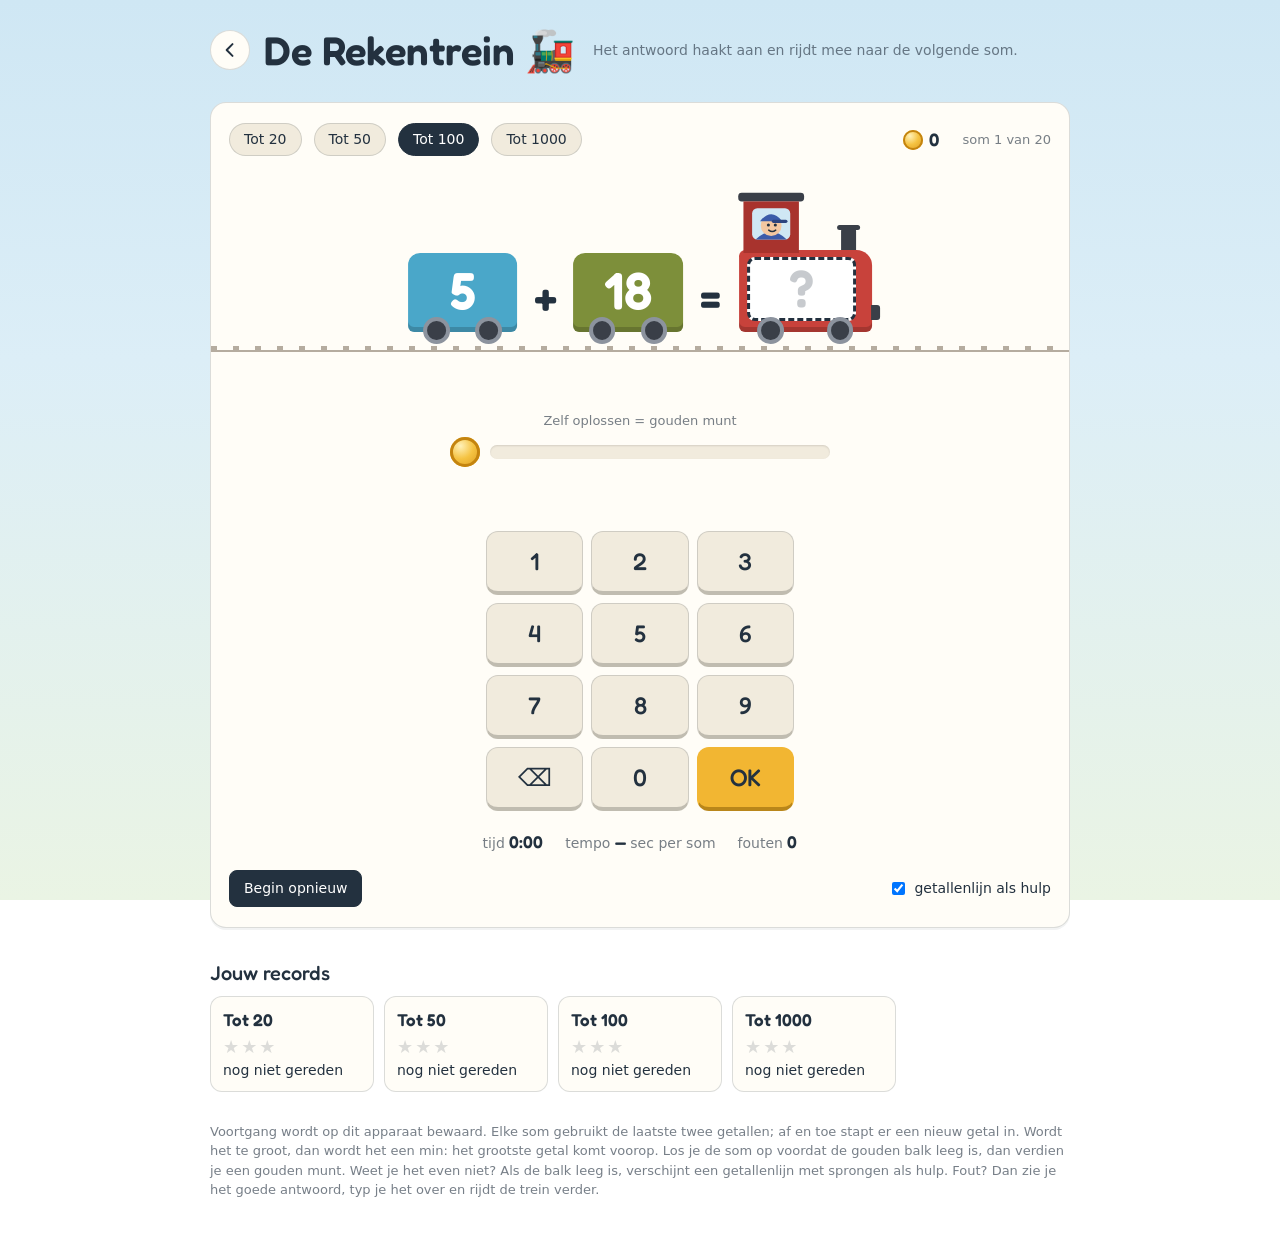
<file: rekenen/index.html>
<!doctype html>
<html lang="nl">
<meta charset="utf-8">
<meta name="viewport" content="width=device-width, initial-scale=1">
<link rel="icon" href="/favicon.svg" type="image/svg+xml">
<link rel="apple-touch-icon" href="/apple-touch-icon.png">
<title>De Rekentrein — plussen en minnen tot 100</title>
<meta name="description" content="Oefen plussen en minnen tot 20, 50, 100 of 1000 met De Rekentrein: het antwoord rijdt mee naar de volgende som. Gratis, zonder cookies, tracking of reclame.">
<link rel="canonical" href="https://ik-oefen.nl/rekenen/">
<meta property="og:type" content="website">
<meta property="og:locale" content="nl_NL">
<meta property="og:site_name" content="Ik oefen">
<meta property="og:title" content="De Rekentrein — plussen en minnen">
<meta property="og:description" content="Oefen plussen en minnen tot 20, 50, 100 of 1000 met De Rekentrein: het antwoord rijdt mee naar de volgende som. Gratis, zonder cookies, tracking of reclame.">
<meta property="og:url" content="https://ik-oefen.nl/rekenen/">
<link rel="stylesheet" href="../fonts/fredoka.css">
<style>
  :root{
    --lucht:#DCEEF7;
    --kaart:#FFFDF7;
    --kaart2:#F1EBDD;
    --tekst:#23313F;
    --zacht:rgba(35,49,63,.62);
    --lijn:rgba(35,49,63,.16);
    --rails:#7A6A58;
    --goed:#2F9E5B;
    --rood:#D9484F;
    --geel:#F2B632;
  }
  *{box-sizing:border-box}
  html,body{margin:0}
  body{
    background:linear-gradient(#CFE7F4, var(--lucht) 40%, #EAF4E4);
    background-attachment:fixed;
    color:var(--tekst);
    font-family:ui-sans-serif,system-ui,-apple-system,"Segoe UI",Roboto,sans-serif;
    font-size:16px;line-height:1.5;padding:20px 16px 48px;min-height:100vh;
  }
  .wrap{max-width:860px;margin:0 auto}
  header{display:flex;flex-wrap:wrap;gap:12px 20px;align-items:baseline;justify-content:space-between;margin-bottom:22px}
  .kop{display:grid;grid-template-columns:auto 1fr;column-gap:14px;align-items:start}
  .kop .terug{margin-top:calc(clamp(28px,6vw,40px) * .75 - 20px)}   /* midden op de regel van de titel */
  /* lage schermhoogte (zelfde grens als in de andere spellen): ondertitel naast de titel, scheelt een regel */
  @media (max-height:901px) and (min-width:600px){
    .koptekst{display:flex;flex-wrap:wrap;align-items:center;column-gap:18px}
    .koptekst .ondertitel{flex:1 1 260px;max-width:440px;margin:0}
  }
  .terug{display:grid;place-items:center;width:40px;height:40px;border-radius:50%;color:var(--tekst);border:1px solid var(--lijn);background:var(--kaart);text-decoration:none;transition:background .15s,border-color .15s}
  .terug:hover{background:var(--kaart2);border-color:var(--tekst)}
  h1{font-family:Fredoka,ui-rounded,system-ui,sans-serif;font-weight:600;font-size:clamp(28px,6vw,40px);margin:0}
  .ondertitel{margin:2px 0 0;font-size:14px;color:var(--zacht)}

  .kaart{background:var(--kaart);border:1px solid var(--lijn);border-radius:16px;padding:20px 18px;box-shadow:0 2px 0 rgba(35,49,63,.06)}
  /* één rij: niveauknoppen links, munten en voortgang rechts (past het niet, dan zakken die eronder) */
  .leskop{display:flex;flex-wrap:wrap;align-items:center;gap:8px 12px;margin-bottom:6px}
  .leskop span{font-size:13px;color:var(--zacht);white-space:nowrap}

  .niveaus{display:contents}   /* knoppen doen mee in de rij van .leskop */
  .niveaus button{font:inherit;font-size:14px;cursor:pointer;border:1px solid var(--lijn);background:var(--kaart2);color:var(--tekst);border-radius:20px;padding:5px 14px}
  .niveaus button.aan{background:var(--tekst);color:#fff;border-color:var(--tekst)}

  /* het spoor */
  .spoor{position:relative;overflow:hidden;height:clamp(170px,40vw,210px);margin:8px -18px 0;padding:0 18px}
  .spoor::after{content:"";position:absolute;left:0;right:0;bottom:22px;height:6px;
    background:repeating-linear-gradient(90deg,var(--rails) 0 6px,transparent 6px 22px),linear-gradient(var(--rails),var(--rails)) bottom/100% 2px no-repeat;opacity:.55}
  .som{position:absolute;left:50%;bottom:30px;display:flex;align-items:flex-end;gap:clamp(4px,1.6vw,12px);
    transform:translateX(-50%);transition:transform .45s cubic-bezier(.3,.7,.3,1),opacity .45s}
  .som.weg{transform:translateX(60%);opacity:0}
  .som.nieuw{transform:translateX(-160%);opacity:0;transition:none}
  .som.groot .wagon{font-size:clamp(24px,7.6vw,46px)}
  .som.groot .teken{font-size:clamp(22px,6.5vw,40px)}
  .wagon .bordje{position:absolute;left:50%;bottom:calc(100% + 6px);transform:translateX(-50%) rotate(-4deg);
    font-size:13px;font-weight:600;line-height:1;white-space:nowrap;color:var(--tekst);background:var(--geel);
    padding:4px 8px;border-radius:6px;box-shadow:0 2px 0 rgba(0,0,0,.15)}
  .teken{font-family:Fredoka,ui-rounded,sans-serif;font-weight:600;font-size:clamp(28px,8vw,46px);line-height:1;padding-bottom:26px;min-width:.7em;text-align:center}
  .wagon{position:relative;font-family:Fredoka,ui-rounded,sans-serif;font-weight:600;font-variant-numeric:tabular-nums;
    font-size:clamp(30px,9vw,52px);line-height:1;color:#fff;background:var(--k,#5B8DEF);
    min-width:2.1em;padding:.22em .25em .3em;border-radius:12px 12px 6px 6px;text-align:center;margin-bottom:.24em;
    box-shadow:inset 0 -5px 0 rgba(0,0,0,.18)}
  .wagon::before,.wagon::after{content:"";position:absolute;bottom:-.24em;width:.36em;height:.36em;border-radius:50%;background:#3A3F48;border:.08em solid #8C939E}
  .wagon::before{left:14%}
  .wagon::after{right:14%}
  /* de locomotief: het antwoordvak */
  .wagon.loc{background:#C8423B;padding:.14em .3em .2em .16em;border-radius:.12em .3em 6px 6px;min-width:0}
  .loc .antwoord{display:block;min-width:2.1em;background:#fff;color:var(--tekst);border:3px dashed var(--tekst);
    border-radius:8px;padding:.04em .15em .08em;transition:background .2s,border-color .2s}
  .loc .leeg{opacity:.25}
  .loc .buffer{position:absolute;right:-.16em;bottom:.22em;width:.18em;height:.3em;border-radius:0 3px 3px 0;background:#3A3F48}
  .loc .schoorsteen{position:absolute;right:.3em;bottom:100%;width:.3em;height:.42em;background:#3A3F48;border-radius:3px 3px 0 0}
  .loc .schoorsteen::before{content:"";position:absolute;left:-.07em;right:-.07em;top:-.06em;height:.1em;background:#3A3F48;border-radius:3px}
  .loc .cabine{position:absolute;left:-.06em;transform:scaleX(-1);bottom:calc(100% - 4px);width:1.35em;height:1.2em;display:block}
  .loc .stoom{position:absolute;right:.45em;bottom:calc(100% + .42em);width:0;height:0}
  .loc .stoom i{position:absolute;left:-.16em;bottom:0;width:.32em;height:.32em;border-radius:50%;background:#fff;
    box-shadow:0 0 0 2px rgba(35,49,63,.08);opacity:0}
  .som.goed .loc .antwoord{background:var(--goed);border-color:var(--goed);border-style:solid;color:#fff}
  .som.fout .loc .antwoord{border-color:var(--rood);color:var(--rood)}
  @media (prefers-reduced-motion:no-preference){
    .som.fout .loc .antwoord{animation:wiebel .2s}
    .som.goed .loc .antwoord{animation:pop .3s}
    .loc .stoom i{animation:puf 2.4s ease-out infinite}
    .loc .stoom i:nth-child(2){animation-delay:.8s}
    .loc .stoom i:nth-child(3){animation-delay:1.6s}
    .som.goed .loc .stoom i,.som.weg .loc .stoom i{animation-duration:.7s}
    .som.goed .loc .stoom i:nth-child(2),.som.weg .loc .stoom i:nth-child(2){animation-delay:.23s}
    .som.goed .loc .stoom i:nth-child(3),.som.weg .loc .stoom i:nth-child(3){animation-delay:.46s}
    .loc .pet{animation:knik 3s ease-in-out infinite;transform-origin:20px 20px}
  }
  @media (prefers-reduced-motion:reduce){
    .loc .stoom i{opacity:.8}
    .loc .stoom i:nth-child(2){transform:translate(-.3em,-.35em) scale(1.3);opacity:.55}
    .loc .stoom i:nth-child(3){transform:translate(-.65em,-.75em) scale(1.7);opacity:.3}
  }
  @keyframes puf{
    0%{transform:translate(0,0) scale(.5);opacity:0}
    15%{opacity:.95}
    100%{transform:translate(-1.1em,-1.3em) scale(2);opacity:0}
  }
  @keyframes knik{0%,80%,100%{transform:rotate(0)}88%{transform:rotate(-6deg)}}
  @media (prefers-reduced-motion:reduce){ .som{transition:none} }
  @keyframes wiebel{25%{transform:translateX(-6px)}75%{transform:translateX(6px)}}
  @keyframes pop{50%{transform:scale(1.1)}}

  #hint{text-align:center;min-height:1.5em;font-size:15px;color:var(--zacht);margin:6px 0 0}
  #hint b{color:var(--rood)}

  /* hulp: getallenlijn met sprongen */
  /* de ruimte blijft altijd gereserveerd, zodat de toetsen niet verspringen */
  #hulpvak{height:114px}
  #hulpvak.uit{height:auto;padding:4px 0}
  #lijn{display:none;width:100%;max-width:640px;height:114px;margin:0 auto;overflow:visible}
  #hulpvak.lijn #lijn{display:block}
  #hulpvak.lijn #muntbalk{display:none}

  /* gouden munt: los het op voordat de getallenlijn komt */
  .munt{display:inline-block;width:1em;height:1em;border-radius:50%;vertical-align:-.15em;
    background:radial-gradient(circle at 35% 30%,#FFF1B8,#F5C342 45%,#D9961A);box-shadow:inset 0 0 0 .1em #C4840F}
  #muntbalk{position:relative;display:flex;align-items:center;gap:10px;max-width:380px;margin:0 auto;padding-top:34px}
  #hulpvak.uit #muntbalk{padding-top:0}
  #muntbalk .munt{font-size:30px;flex:none;transition:filter .3s,opacity .3s}
  #muntbalk .balk{flex:1;height:14px;border-radius:7px;background:var(--kaart2);overflow:hidden;box-shadow:inset 0 1px 2px rgba(0,0,0,.12)}
  #muntbalk .balk i{display:block;height:100%;width:100%;border-radius:7px;background:linear-gradient(90deg,#F2B632,#FFD866)}
  #muntbalk .tekst{position:absolute;left:0;right:0;top:8px;text-align:center;font-size:13px;color:var(--zacht)}
  #muntbalk.klaar{visibility:hidden}
  #muntbalk.weg .munt{filter:grayscale(1);opacity:.35}
  #muntbalk.weg .tekst{opacity:.6}
  #muntbalk.verdiend .munt{animation:muntpop .5s}
  #muntbalk .plus{position:absolute;left:4px;top:10px;font-family:Fredoka,ui-rounded,sans-serif;font-weight:600;font-size:18px;color:#C4840F;
    opacity:0;pointer-events:none}
  #muntbalk.verdiend .plus{animation:omhoog .7s ease-out}
  @keyframes muntpop{0%{transform:scale(1)}40%{transform:scale(1.45) rotate(-12deg)}100%{transform:scale(1)}}
  @keyframes omhoog{0%{opacity:0;transform:translateY(8px)}20%{opacity:1}100%{opacity:0;transform:translateY(-26px)}}
  .leskop .teller{display:inline-flex;align-items:center;gap:6px;font-family:Fredoka,ui-rounded,sans-serif;font-size:18px;font-weight:600;color:var(--tekst)}
  .teller .munt{font-size:20px}
  .teller.bump{animation:muntpop .45s}
  .leskop .reeks{font-size:15px;color:#D9581E;font-weight:600;margin-left:4px}
  .leskop .rechts{display:flex;align-items:center;gap:14px;margin-left:auto}
  #lijn .as{stroke:var(--tekst);stroke-width:2;stroke-linecap:round}
  #lijn .boog{fill:none;stroke:#4A3FB0;stroke-width:3;stroke-linecap:round}
  #lijn .sprong{font-family:Fredoka,ui-rounded,sans-serif;font-weight:600;font-size:17px;fill:#4A3FB0;text-anchor:middle}
  #lijn .stip{fill:var(--tekst)}
  @media (prefers-reduced-motion:no-preference){
    #lijn .boog{stroke-dasharray:1;stroke-dashoffset:1;animation:teken .55s ease-out forwards;animation-delay:var(--d)}
    #lijn .na{opacity:0;animation:verschijn .25s forwards;animation-delay:calc(var(--d) + .45s)}
  }
  @keyframes teken{to{stroke-dashoffset:0}}
  @keyframes verschijn{to{opacity:1}}
  .knoppen label{font-size:14px;display:flex;align-items:center;gap:6px;cursor:pointer;margin-left:auto}

  .werkvlak{display:flex;justify-content:center;margin-top:14px}
  /* toetsen zo groot als in de hoogte past (groot op een staande tablet, nooit kleiner dan 44px), zodat OK in beeld blijft */
  #toetsen{--toets:clamp(44px, (100svh - 600px) / 4, 64px);
    display:grid;grid-template-columns:repeat(3,1fr);gap:8px;width:min(calc(var(--toets) * 4.8),100%)}
  #toetsen button{font-family:Fredoka,ui-rounded,sans-serif;font-size:24px;font-weight:500;height:var(--toets);border-radius:12px;
    background:var(--kaart2);color:var(--tekst);border:1px solid var(--lijn);border-bottom:4px solid rgba(0,0,0,.2);
    padding:0;cursor:pointer;touch-action:manipulation}
  #toetsen button:hover{background:#E8DFCB}
  #toetsen button:active{transform:translateY(2px);border-bottom-width:2px}
  #toetsen .ok{background:var(--geel);border-color:transparent;border-bottom-color:#B9861A}

  /* te laag om onder elkaar te passen (trein + hulp + toetsen ≈ 780px)? dan de trein links en de toetsen rechts;
     pas vanaf 800px breed, anders wordt de trein naast de toetsen te klein */
  @media (max-height:760px) and (min-width:800px){
    .speelveld{display:grid;grid-template-columns:minmax(0,1fr) auto;column-gap:24px;align-items:center;
      grid-template-areas:"spoor toetsen" "hint toetsen" "hulp toetsen"}
    .speelveld .spoor{grid-area:spoor;margin-right:0;padding-right:0;container-type:inline-size}
    .speelveld #hint{grid-area:hint} .speelveld #hulpvak{grid-area:hulp}
    .speelveld .werkvlak{grid-area:toetsen;margin:0}
    .speelveld #toetsen{--toets:clamp(44px, (100svh - 260px) / 4.4, 64px);width:calc(var(--toets) * 4.8)}
    /* de trein krimpt mee met de smallere kolom (zonder container-eenheden: de gewone maat) */
    .speelveld .wagon{font-size:min(52px, 10.4cqw)} .speelveld .teken{font-size:min(46px, 9.2cqw)}
    .speelveld .som.groot .wagon{font-size:min(46px, 8.6cqw)} .speelveld .som.groot .teken{font-size:min(40px, 7.4cqw)}
  }

  .meters{display:flex;flex-wrap:wrap;gap:6px 22px;margin-top:18px;font-size:14px;color:var(--zacht);justify-content:center}
  .meters b{font-family:Fredoka,ui-rounded,sans-serif;font-size:17px;font-weight:600;color:var(--tekst)}
  .knoppen{display:flex;flex-wrap:wrap;gap:10px;align-items:center;margin-top:16px}
  .knoppen button{font:inherit;font-size:14px;cursor:pointer;border:1px solid var(--tekst);background:var(--tekst);color:#fff;border-radius:8px;padding:7px 14px}
  :focus-visible{outline:3px solid #5B8DEF;outline-offset:2px}

  #uitslag{margin-top:18px;border-top:1px solid var(--lijn);padding-top:16px}
  #uitslag h3{font-family:Fredoka,ui-rounded,sans-serif;font-weight:500;font-size:20px;margin:0 0 8px}
  #uitslag p{margin:0 0 10px;font-size:15px}
  #uitslag .lastig{font-family:Fredoka,ui-rounded,sans-serif;background:var(--kaart2);border-radius:6px;padding:1px 8px;white-space:nowrap}

  h2.recordkop{font-family:Fredoka,ui-rounded,sans-serif;font-weight:500;font-size:20px;margin:30px 0 8px}
  #records{display:grid;grid-template-columns:repeat(auto-fill,minmax(160px,1fr));gap:10px}
  .record{background:var(--kaart);border:1px solid var(--lijn);border-radius:12px;padding:10px 12px;font-size:14px}
  .record b{display:block;font-family:Fredoka,ui-rounded,sans-serif;font-size:17px;font-weight:600}
  .record .sterren{color:var(--geel);font-size:18px;letter-spacing:2px}
  .record .sterren i{font-style:normal;color:var(--lijn)}
  footer{margin-top:30px;font-size:13px;color:var(--zacht)}
</style>

<div class="wrap">
  <header>
    <div class="kop">
      <a class="terug" href="../" aria-label="Terug naar Ik oefen" title="Terug naar Ik oefen"><svg viewBox="0 0 24 24" width="20" height="20" aria-hidden="true"><path d="M15 5l-7 7 7 7" fill="none" stroke="currentColor" stroke-width="2.4" stroke-linecap="round" stroke-linejoin="round"/></svg></a>
      <div class="koptekst">
        <h1>De Rekentrein 🚂</h1>
        <p class="ondertitel">Het antwoord haakt aan en rijdt mee naar de volgende som.</p>
      </div>
    </div>
  </header>

  <div class="kaart">
    <div class="leskop">
      <div class="niveaus" id="niveaus"></div>
      <div class="rechts">
        <span class="teller" id="teller" title="gouden munten"><i class="munt"></i><b id="munten">0</b><span class="reeks" id="reeks"></span></span>
        <span id="voortgang">som 1 van 20</span>
      </div>
    </div>

    <div class="speelveld">
    <div class="spoor"><div class="som" id="som" aria-live="polite"></div></div>
    <p id="hint"></p>
    <div id="hulpvak">
      <div id="muntbalk">
        <span class="tekst" id="munttekst">Zelf oplossen = gouden munt</span>
        <i class="munt" aria-hidden="true"></i><span class="plus" aria-hidden="true">+1</span>
        <div class="balk"><i id="muntvulling"></i></div>
      </div>
      <svg id="lijn" viewBox="0 0 640 114" role="img" aria-label="getallenlijn met sprongen"></svg>
    </div>

    <div class="werkvlak"><div id="toetsen"></div></div>
    </div>

    <div class="meters">
      <div>tijd <b id="klok">0:00</b></div>
      <div>tempo <b id="tempo">—</b> sec per som</div>
      <div>fouten <b id="fouten">0</b></div>
    </div>

    <div class="knoppen"><button id="opnieuw">Begin opnieuw</button>
      <label><input type="checkbox" id="hulp"> getallenlijn als hulp</label></div>
    <div id="uitslag" hidden></div>
  </div>

  <h2 class="recordkop">Jouw records</h2>
  <div id="records"></div>

  <footer>Voortgang wordt op dit apparaat bewaard. Elke som gebruikt de laatste twee getallen; af en toe stapt er een nieuw getal in. Wordt het te groot, dan wordt het een min: het grootste getal komt voorop. Los je de som op voordat de gouden balk leeg is, dan verdien je een gouden munt. Weet je het even niet? Als de balk leeg is, verschijnt een getallenlijn met sprongen als hulp. Fout? Dan zie je het goede antwoord, typ je het over en rijdt de trein verder.</footer>
</div>

<script>
(function(){
"use strict";

var BEWAAR = "rekentrein-v1";
var RONDE = 20;
var NIVEAUS = [
  {max:20,  start:[1,6],  vers:[1,15], titel:"Tot 20"},
  {max:50,  start:[2,12], vers:[2,40], titel:"Tot 50"},
  {max:100, start:[3,25], vers:[3,80], titel:"Tot 100"},
  {max:1000, start:[20,150], vers:[10,800], titel:"Tot 1000"}
];
var KLEUREN = ["#5B8DEF","#E8794A","#3FAE8C","#B36AD8","#D9A21E","#E45F8C","#4AA7C9","#7D8F3A"];

var data = {records:{}, niveau:2};
function laad(){
  try{ var s = localStorage.getItem(BEWAAR); if (s) data = JSON.parse(s); }catch(e){}
  if (!data.records) data.records = {};
  if (typeof data.niveau !== "number" || !NIVEAUS[data.niveau]) data.niveau = 2;
  if (typeof data.hulp !== "boolean") data.hulp = true;
}
function bewaar(){ try{ localStorage.setItem(BEWAAR, JSON.stringify(data)); }catch(e){} }

function tussen(a, b){ return a + Math.floor(Math.random()*(b-a+1)); }

/* ---------- de ketting ---------- */
// Een getal is {v, k}: waarde en kleur, zodat je het ziet doorschuiven.
var kleurNr = 0;
function getal(v){ return {v:v, k:KLEUREN[(kleurNr++) % KLEUREN.length]}; }

var vorig, laatst, recent;   // de laatste twee getallen en recente paren
var totVers;                 // over hoeveel sommen er een vers getal instapt

function startKetting(){
  var n = NIVEAUS[data.niveau];
  var a = tussen(n.start[0], n.start[1]), b;
  do { b = tussen(n.start[0], n.start[1]); } while (b === a);
  kleurNr = tussen(0, KLEUREN.length-1);
  vorig = getal(a); laatst = getal(b);
  recent = [];
  totVers = tussen(4, 6);
}

// Maak de som van de laatste twee getallen.
function maakSom(){
  var niv = NIVEAUS[data.niveau], max = niv.max;
  // af en toe stapt er een vers getal in, in plaats van het oudste getal
  if (--totVers <= 0){
    var f;
    do { f = tussen(niv.vers[0], niv.vers[1]); } while (f === laatst.v);
    vorig = getal(f); vorig.vers = true;
    totVers = tussen(4, 6);
    recent = [];
  }
  var a = vorig.v, b = laatst.v;
  var plusKan = a + b <= max;
  var minKan = a !== b;                 // verschil 0 vermijden
  var plus = plusKan && (!minKan || Math.random() >= 0.35);
  // rondjes doorbreken: kies het andere teken als dit paar net al was
  var sleutel = Math.min(a,b) + "|" + Math.max(a,b) + "|" + (plus ? "+" : "-");
  if (recent.indexOf(sleutel) >= 0){
    if (plus && minKan) plus = false;
    else if (!plus && plusKan) plus = true;
  }
  if (!plusKan && !minKan){
    // allebei gelijk en te groot (kan alleen bij gelijke getallen): begin vers
    startKetting(); return maakSom();
  }
  recent.push(Math.min(a,b) + "|" + Math.max(a,b) + "|" + (plus ? "+" : "-"));
  if (recent.length > 6) recent.shift();

  if (plus) return {links:vorig, rechts:laatst, op:"+", uit:a+b};
  // min: grootste getal voorop
  var groot = a > b ? vorig : laatst, klein = a > b ? laatst : vorig;
  return {links:groot, rechts:klein, op:"−", uit:groot.v-klein.v};
}

/* ---------- toestand ---------- */
var som = null, invoer = "", bezig = false, overtypen = false;
var opgelost = 0, fouten = 0, tijden = [], somStart = 0, rondeStart = 0, klokTimer = null;
var lastig = {};

function mediaan(a){
  if (!a.length) return null;
  var b = a.slice().sort(function(x,y){ return x-y; }), m = Math.floor(b.length/2);
  return b.length % 2 ? b[m] : (b[m-1]+b[m])/2;
}
function komma(x){ return x.toFixed(1).replace(".", ","); }
function mmss(s){ s = Math.floor(s); return Math.floor(s/60) + ":" + String(s%60).padStart(2,"0"); }

function wagon(g){
  return '<span class="wagon'+(g.vers ? ' vers' : '')+'" style="--k:'+g.k+'">'+g.v
    + (g.vers ? '<span class="bordje">nieuw!</span>' : '') + '</span>';
}
// cabine met machinist (gespiegeld via CSS, zodat hij naar rechts kijkt: de rijrichting)
var CABINE = '<svg class="cabine" viewBox="0 0 40 36" aria-hidden="true">'
  + '<rect x="1" y="1" width="38" height="5" rx="2" fill="#3A3F48"/>'
  + '<rect x="4" y="6" width="32" height="30" fill="#A8332D"/>'
  + '<rect x="9" y="10" width="22" height="18" rx="3" fill="#CFE7F4"/>'
  + '<path d="M11 28 q9 -9 18 0z" fill="#3B5BA9"/>'
  + '<circle cx="20" cy="20" r="6" fill="#F3C7A0"/>'
  + '<circle cx="17.6" cy="19.6" r=".9" fill="#23313F"/><circle cx="21.6" cy="19.6" r=".9" fill="#23313F"/>'
  + '<path d="M17.4 22.6 q2 1.6 4 0" stroke="#23313F" stroke-width=".9" fill="none" stroke-linecap="round"/>'
  + '<g class="pet"><path d="M13.6 17.4 q6.4 -8 12.8 0z" fill="#3B5BA9"/><rect x="10.6" y="16.6" width="9" height="1.8" rx=".9" fill="#2C447F"/></g>'
  + '</svg>';
function locomotief(){
  return '<span class="wagon loc">'
    + '<span class="stoom" aria-hidden="true"><i></i><i></i><i></i></span>'
    + '<span class="schoorsteen" aria-hidden="true"></span>' + CABINE
    + '<span class="buffer" aria-hidden="true"></span>'
    + '<span class="antwoord">' + (invoer || '<span class="leeg">?</span>') + '</span></span>';
}
function tekenSom(stand){
  var el = document.getElementById("som");
  el.classList.remove("goed","fout");
  if (stand) el.classList.add(stand);
  el.innerHTML = wagon(som.links) + '<span class="teken">'+som.op+'</span>' + wagon(som.rechts)
    + '<span class="teken">=</span>' + locomotief();
  document.getElementById("voortgang").textContent = "som " + Math.min(opgelost+1, RONDE) + " van " + RONDE;
}
function meters(){
  var m = mediaan(tijden);
  document.getElementById("tempo").textContent = m === null ? "—" : komma(m);
  document.getElementById("fouten").textContent = fouten;
}
function zetHint(h){ document.getElementById("hint").innerHTML = h || ""; }

/* ---------- hulp: getallenlijn ---------- */
// Splits de som in hooguit twee sprongen, zoals je het op papier doet:
// eerst de tientallen (met honderdtallen erbij), dan de eenheden (35 + 11 = +10, +1).
// Eindigt het getal op 8 of 9: spring een tiental te ver en ga dan terug (31 + 18 = +20, −2).
function sprongen(a, op, b){
  var t = op === "+" ? 1 : -1, max = NIVEAUS[data.niveau].max;
  var e = b % 10, r = [];
  if (b >= 8 && e >= 8){
    var op10 = b + (10 - e), tussen = a + t*op10;
    if (tussen >= 0 && tussen <= max) return [t*op10, -t*(10 - e)];
  }
  if (b - e) r.push(t*(b - e));
  if (e) r.push(t*e);
  return r;
}

var hulpTimer = null, hulpGebruikt = 0;
function wachtTijd(){ return NIVEAUS[data.niveau].max >= 1000 ? 12000 : 8000; }
function planHulp(){
  clearTimeout(hulpTimer);
  if (!data.hulp) return;
  hulpTimer = setTimeout(function(){
    if (som && !bezig && !invoer && !overtypen) toonLijn();
  }, wachtTijd());
}
function verbergLijn(){
  clearTimeout(hulpTimer);
  document.getElementById("hulpvak").classList.remove("lijn");
  if (som) som.lijn = false;
  document.getElementById("lijn").innerHTML = "";
}

/* ---------- gouden munten ---------- */
var munten = 0, reeks = 0, langsteReeks = 0, muntTimer = null;
function startMuntbalk(){
  var mb = document.getElementById("muntbalk"), v = document.getElementById("muntvulling");
  mb.classList.remove("weg", "verdiend", "klaar");
  document.getElementById("munttekst").textContent = reeks >= 2 ? reeks + " op rij! Kun je er nog een?" : "Zelf oplossen = gouden munt";
  v.style.transition = "none"; v.style.width = "100%";
  void v.offsetWidth;
  v.style.transition = "width " + wachtTijd() + "ms linear";
  v.style.width = "0%";
  clearTimeout(muntTimer);
  muntTimer = setTimeout(muntWeg, wachtTijd());
}
function stopMuntbalk(){
  clearTimeout(muntTimer);
  var v = document.getElementById("muntvulling");
  v.style.width = getComputedStyle(v).width;   // bevries waar hij was
  v.style.transition = "none";
}
function muntWeg(){
  if (!som || som.munt === false) return;
  som.munt = false;
  stopMuntbalk();
  document.getElementById("muntvulling").style.width = "0%";
  document.getElementById("muntbalk").classList.add("weg");
  document.getElementById("munttekst").textContent = "Deze munt is weg, de volgende kun je pakken!";
  if (reeks) { reeks = 0; tekenTeller(); }
}
function muntVerdiend(){
  som.munt = true;
  stopMuntbalk();
  munten++; reeks++;
  langsteReeks = Math.max(langsteReeks, reeks);
  var mb = document.getElementById("muntbalk");
  mb.classList.remove("verdiend"); void mb.offsetWidth; mb.classList.add("verdiend");
  document.getElementById("munttekst").textContent = reeks >= 3 ? "🔥 " + reeks + " op rij!" : "Gouden munt!";
  tekenTeller(true);
}
function tekenTeller(bump){
  document.getElementById("munten").textContent = munten;
  document.getElementById("reeks").textContent = reeks >= 2 ? "🔥" + reeks : "";
  if (bump){
    var t = document.getElementById("teller");
    t.classList.remove("bump"); void t.offsetWidth; t.classList.add("bump");
  }
}
function toonLijn(){
  if (!som || som.lijn) return;       // per som maar één keer tekenen
  if (som.rechts.v < 10) return;      // onder de 10 geen getallenlijn
  som.lijn = true;
  if (!som.hulp){ som.hulp = true; hulpGebruikt++; }
  var stappen = sprongen(som.links.v, som.op, som.rechts.v);
  var punten = [som.links.v];
  stappen.forEach(function(d){ punten.push(punten[punten.length-1] + d); });

  // teken op ware grootte, zodat de getallen op een telefoon even groot blijven
  var vak = document.getElementById("hulpvak");
  vak.classList.add("lijn");
  var W = Math.round(Math.max(300, Math.min(640, vak.clientWidth || 640)));
  var L = W < 480 ? 28 : 40, R = W - L, Y = 72;
  document.getElementById("lijn").setAttribute("viewBox", "0 0 " + W + " 114");
  // Niet precies op schaal, net als op papier: elk stukje tussen twee getallen
  // krijgt minstens MIN pixels, zodat kleine sprongetjes leesbaar blijven.
  var keys = punten.slice().sort(function(p, q){ return p - q; })
    .filter(function(v, i, a){ return i === 0 || v !== a[i-1]; });
  var MIN = 46, rand = 30, ruimte = R - L - 2*rand, gaten = [];
  for (var i = 1; i < keys.length; i++) gaten.push(keys[i] - keys[i-1]);
  var vast = gaten.map(function(){ return false; }), k = 0;
  for (var ronde = 0; ronde < 4; ronde++){
    var rest = ruimte, som_ = 0;
    gaten.forEach(function(d, j){ if (vast[j]) rest -= MIN; else som_ += d; });
    k = som_ ? rest / som_ : 0;
    gaten.forEach(function(d, j){ if (d * k < MIN) vast[j] = true; });
  }
  var breed = gaten.map(function(d, j){ return vast[j] ? MIN : d * k; });
  if (!gaten.length) breed = [];
  var totaal = breed.reduce(function(a, b){ return a + b; }, 0);
  var x0 = L + rand + (ruimte - totaal) / 2, xs = [x0];
  breed.forEach(function(b){ xs.push(xs[xs.length-1] + b); });
  function x(v){
    for (var j = 0; j < gaten.length; j++)
      if (v <= keys[j+1]) return xs[j] + (v - keys[j]) / gaten[j] * breed[j];
    return xs[xs.length-1];
  }

  var g = '<line class="as" x1="'+(L-18)+'" y1="'+Y+'" x2="'+(R+18)+'" y2="'+Y+'"/>';
  // bogen met het sprongetje erbij; een terugsprong (+60, −1) gaat onder de lijn,
  // zodat hij nooit over de grote boog heen valt
  stappen.forEach(function(d, i){
    var xa = x(punten[i]), xb = x(punten[i+1]), w = Math.abs(xb - xa);
    var terug = i > 0 && (d > 0) !== (stappen[0] > 0);
    var z = terug ? 1 : -1;                     // -1 = boven, 1 = onder de lijn
    var hb = terug ? Math.max(14, Math.min(18, w * 0.55)) : Math.max(16, Math.min(50, w * 0.55));
    var vertr = 'style="--d:'+(i*0.6)+'s"';
    g += '<path class="boog" pathLength="1" '+vertr+' d="M'+xa.toFixed(1)+' '+Y
       + ' C'+xa.toFixed(1)+' '+(Y+z*hb*1.3).toFixed(1)+' '+xb.toFixed(1)+' '+(Y+z*hb*1.3).toFixed(1)+' '+xb.toFixed(1)+' '+Y+'"/>';
    // pijlpuntje bij de landing
    var richting = xb > xa ? -1 : 1;
    g += '<path class="boog na" '+vertr+' d="M'+(xb+richting*7).toFixed(1)+' '+(Y+z*9)+' L'+xb.toFixed(1)+' '+(Y+z*1)+' L'+(xb-richting*1).toFixed(1)+' '+(Y+z*12)+'"/>';
    g += '<text class="sprong na" '+vertr+' x="'+((xa+xb)/2).toFixed(1)+'" y="'+(terug ? Y+hb+19 : Y-hb-8).toFixed(1)+'">'
       + (d > 0 ? "+" : "−") + Math.abs(d) + '</text>';
  });
  // alleen stipjes op de lijn, geen getallen: die reken je zelf uit
  punten.forEach(function(v, i){
    var vertr = i ? ' style="--d:'+((i-1)*0.6)+'s"' : "";
    g += '<circle class="stip'+(i ? ' na' : '')+'"'+vertr+' cx="'+x(v).toFixed(1)+'" cy="'+Y+'" r="3.5"/>';
  });
  document.getElementById("lijn").innerHTML = g;
}

function startRonde(){
  startKetting();
  som = maakSom();
  invoer = ""; bezig = false; overtypen = false;
  opgelost = 0; fouten = 0; tijden = []; lastig = {}; hulpGebruikt = 0;
  munten = 0; reeks = 0; langsteReeks = 0; tekenTeller();
  rondeStart = 0; somStart = Date.now();
  verbergLijn(); planHulp(); startMuntbalk();
  clearInterval(klokTimer); klokTimer = null;
  document.getElementById("klok").textContent = "0:00";
  document.getElementById("uitslag").hidden = true;
  zetHint("");
  var el = document.getElementById("som");
  el.classList.remove("weg","nieuw");
  el.classList.toggle("groot", NIVEAUS[data.niveau].max >= 1000);
  tekenSom(); meters(); tekenNiveaus();
}

function rijDoor(){
  // antwoord haakt aan: de laatste twee getallen schuiven op
  var nieuw = {v:som.uit, k:KLEUREN[(kleurNr++) % KLEUREN.length]};
  vorig.vers = laatst.vers = false;
  vorig = laatst; laatst = nieuw;
  var el = document.getElementById("som");
  el.classList.add("weg");
  setTimeout(function(){
    som = maakSom();
    invoer = ""; overtypen = false;
    verbergLijn(); planHulp(); startMuntbalk();
    el.classList.remove("weg"); el.classList.add("nieuw");
    tekenSom();
    void el.offsetWidth;            // reflow zodat de inrij-animatie start
    el.classList.remove("nieuw");
    somStart = Date.now();
    bezig = false;
  }, 380);
}

function cijfer(k){
  if (!som || bezig || invoer.length >= String(NIVEAUS[data.niveau].max).length) return;
  if (!rondeStart){
    rondeStart = Date.now();
    klokTimer = setInterval(function(){
      document.getElementById("klok").textContent = mmss((Date.now()-rondeStart)/1000);
    }, 250);
  }
  invoer += k;
  clearTimeout(hulpTimer);
  tekenSom();
  if (invoer.length === String(som.uit).length) controleer();
}
function wis(){
  if (bezig || !invoer) return;
  invoer = invoer.slice(0,-1);
  if (!invoer && !overtypen) planHulp();
  tekenSom();
}
function controleer(){
  if (!som || bezig || !invoer) return;
  var juist = Number(invoer) === som.uit;

  if (overtypen){
    if (juist){ bezig = true; zetHint(""); tekenSom("goed"); setTimeout(volgende, 500); }
    else { invoer = ""; tekenSom("fout"); }
    return;
  }
  if (juist){
    tijden.push((Date.now()-somStart)/1000);
    bezig = true;
    if (som.munt !== false && !som.hulp && Date.now() - somStart <= wachtTijd()) muntVerdiend();
    else muntWeg();
    tekenSom("goed");
    setTimeout(volgende, 250);
  } else {
    fouten++;
    var naam = som.links.v + " " + som.op + " " + som.rechts.v;
    lastig[naam] = (lastig[naam]||0) + 1;
    overtypen = true; invoer = "";
    tekenSom("fout");
    zetHint("Het is <b>"+som.uit+"</b>. Typ het maar over.");
    clearTimeout(hulpTimer);
    muntWeg();
    if (data.hulp) toonLijn();
  }
  meters();
}
function volgende(){
  opgelost++;
  meters();
  if (opgelost >= RONDE) klaar();
  else rijDoor();
}

function klaar(){
  clearInterval(klokTimer); klokTimer = null;
  verbergLijn(); stopMuntbalk();
  document.getElementById("muntbalk").classList.add("klaar");
  var duur = (Date.now()-rondeStart)/1000;
  document.getElementById("klok").textContent = mmss(duur);
  var m = mediaan(tijden) || 99;
  var goed = RONDE - Object.keys(lastig).length;
  var sterren = 1;
  if (munten >= 15) sterren = 2;
  if (munten >= RONDE) sterren = 3;

  var oud = data.records[data.niveau];
  var nieuwRecord = !oud || duur < oud.tijd;
  var muntRecord = !oud || munten > (oud.munten || 0);
  data.records[data.niveau] = {
    tijd: nieuwRecord ? Math.round(duur) : oud.tijd,
    sterren: Math.max(oud ? oud.sterren : 0, sterren),
    munten: Math.max(oud ? (oud.munten || 0) : 0, munten),
    keer: (oud ? oud.keer : 0) + 1
  };
  bewaar();

  document.getElementById("som").innerHTML = '<span class="teken">🚂💨</span>';
  document.getElementById("voortgang").textContent = "aangekomen";
  zetHint("");
  var lijst = Object.keys(lastig).sort(function(a,b){ return lastig[b]-lastig[a]; }).slice(0,3);
  var t = '<h3><i class="munt"></i> ' + munten + " gouden munten" + (muntRecord && munten ? " — nieuw muntrecord!" : "") + "</h3>";
  t += "<p>Aangekomen in " + mmss(duur) + (nieuwRecord ? " (snelste tijd ooit!)" : "") + "."
     + (langsteReeks >= 3 ? " Langste reeks: " + langsteReeks + " op rij 🔥" : "") + "</p>";
  t += "<p>" + goed + " van de " + RONDE + " in één keer goed, gemiddeld " + komma(m) + " seconden per som.</p>";
  if (hulpGebruikt) t += "<p>De getallenlijn hielp je " + hulpGebruikt + " keer" + ".</p>";
  if (lijst.length) t += "<p>Deze waren lastig: " + lijst.map(function(k){ return '<span class="lastig">'+k+"</span>"; }).join(" ") + ".</p>";
  if (sterren === 1) t += "<p>Twee sterren haal je met 15 munten, drie sterren met alle 20.</p>";
  else if (sterren === 2) t += "<p>Twee sterren! Pak alle 20 munten voor drie sterren.</p>";
  else t += "<p>Alle munten, drie sterren. Supersnel!</p>";
  var u = document.getElementById("uitslag");
  u.innerHTML = t; u.hidden = false;
  tekenRecords();
}

/* ---------- niveaus en records ---------- */
function tekenNiveaus(){
  var el = document.getElementById("niveaus");
  el.innerHTML = "";
  NIVEAUS.forEach(function(n, i){
    var b = document.createElement("button");
    b.type = "button";
    b.textContent = n.titel;
    if (i === data.niveau) b.className = "aan";
    b.addEventListener("click", function(){ data.niveau = i; bewaar(); startRonde(); b.blur(); });
    el.appendChild(b);
  });
}
function tekenRecords(){
  var el = document.getElementById("records");
  el.innerHTML = NIVEAUS.map(function(n, i){
    var r = data.records[i];
    var st = "";
    for (var k=1;k<=3;k++) st += (r && r.sterren >= k) ? "★" : "<i>★</i>";
    return '<div class="record"><b>' + n.titel + '</b><span class="sterren">' + st + "</span><br>"
      + (r ? '<i class="munt"></i> ' + (r.munten || 0) + " van " + RONDE + " · snelste " + mmss(r.tijd) + "<br>" + r.keer + "× gereden" : "nog niet gereden") + "</div>";
  }).join("");
}

/* ---------- invoer ---------- */
function tekenToetsen(){
  var t = document.getElementById("toetsen");
  ["1","2","3","4","5","6","7","8","9","⌫","0","OK"].forEach(function(k){
    var b = document.createElement("button");
    b.type = "button"; b.textContent = k;
    if (k === "OK") b.className = "ok";
    if (k === "⌫") b.setAttribute("aria-label", "wissen");
    b.addEventListener("click", function(){
      if (k === "⌫") wis(); else if (k === "OK") controleer(); else cijfer(k);
      b.blur();
    });
    t.appendChild(b);
  });
}
document.addEventListener("keydown", function(e){
  if (e.metaKey || e.ctrlKey || e.altKey) return;
  if (/^[0-9]$/.test(e.key)){ e.preventDefault(); cijfer(e.key); return; }
  if (e.key === "Backspace"){ e.preventDefault(); wis(); return; }
  if (e.key === "Enter"){
    if (document.activeElement && document.activeElement.tagName === "BUTTON" &&
        !document.getElementById("toetsen").contains(document.activeElement)) return;
    e.preventDefault(); controleer();
  }
});
document.getElementById("opnieuw").addEventListener("click", function(){ startRonde(); this.blur(); });
document.getElementById("hulp").addEventListener("change", function(){
  data.hulp = this.checked; bewaar(); this.blur();
  document.getElementById("hulpvak").classList.toggle("uit", !data.hulp);
  if (data.hulp) planHulp(); else verbergLijn();
});

laad();
document.getElementById("hulp").checked = data.hulp;
document.getElementById("hulpvak").classList.toggle("uit", !data.hulp);
tekenToetsen();
tekenRecords();
startRonde();
})();
</script>
</html>
</file>
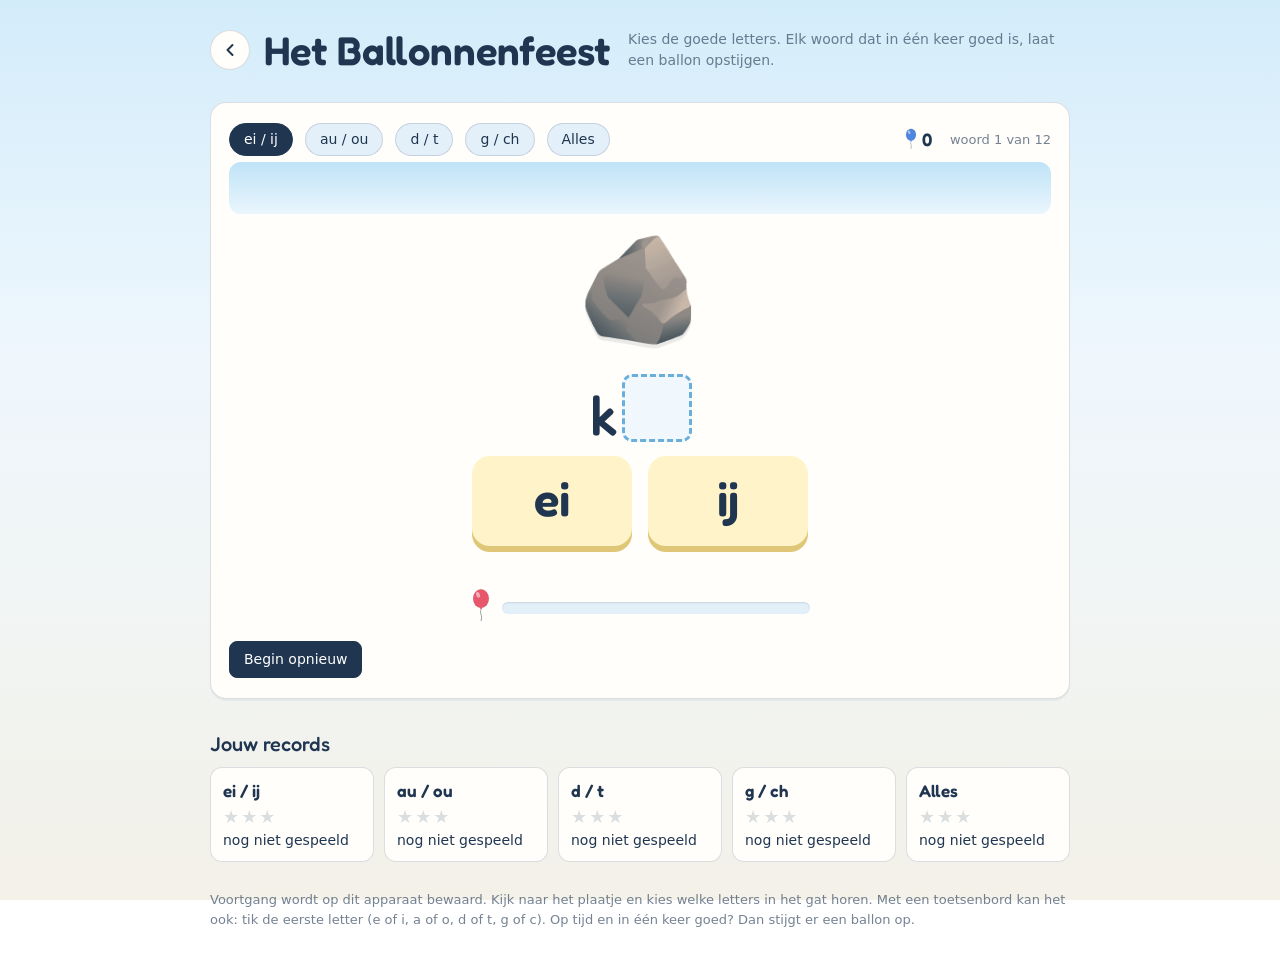
<file: spelling/index.html>
<!doctype html>
<html lang="nl">
<meta charset="utf-8">
<meta name="viewport" content="width=device-width, initial-scale=1">
<link rel="icon" href="/favicon.svg" type="image/svg+xml">
<link rel="apple-touch-icon" href="/apple-touch-icon.png">
<title>Het Ballonnenfeest — ei of ij, au of ou, d of t, g of ch</title>
<meta name="description" content="Oefen spelling op Het Ballonnenfeest: kies ei of ij, au of ou, d of t en g of ch. Elk goed woord laat een ballon opstijgen. Gratis, zonder cookies, tracking of reclame.">
<link rel="canonical" href="https://ik-oefen.nl/spelling/">
<meta property="og:type" content="website">
<meta property="og:locale" content="nl_NL">
<meta property="og:site_name" content="Ik oefen">
<meta property="og:title" content="Het Ballonnenfeest — spelling oefenen">
<meta property="og:description" content="Oefen spelling op Het Ballonnenfeest: kies ei of ij, au of ou, d of t en g of ch. Elk goed woord laat een ballon opstijgen. Gratis, zonder cookies, tracking of reclame.">
<meta property="og:url" content="https://ik-oefen.nl/spelling/">
<link rel="stylesheet" href="../fonts/fredoka.css">
<style>
  :root{
    --papier:#EFF7FD;
    --kaart:#FFFEFB;
    --kaart2:#E3F0FA;
    --tekst:#1F3550;
    --zacht:rgba(31,53,80,.62);
    --lijn:rgba(31,53,80,.16);
    --lucht:#BFE3F7;
    --lucht2:#EAF6FD;
    --rand:#6AAEDB;
    --goed:#2F9E5B;
    --rood:#D9484F;
    --geel:#F2B632;
  }
  *{box-sizing:border-box}
  html,body{margin:0}
  body{
    background:linear-gradient(#D3ECFA, var(--papier) 40%, #F3F1E8);
    background-attachment:fixed;
    color:var(--tekst);
    font-family:ui-sans-serif,system-ui,-apple-system,"Segoe UI",Roboto,sans-serif;
    font-size:16px;line-height:1.5;padding:20px 16px 48px;min-height:100vh;
  }
  .wrap{max-width:860px;margin:0 auto}
  header{display:flex;flex-wrap:wrap;gap:12px 20px;align-items:baseline;justify-content:space-between;margin-bottom:22px}
  .kop{display:grid;grid-template-columns:auto 1fr;column-gap:14px;align-items:start}
  .kop .terug{margin-top:calc(clamp(28px,6vw,40px) * .75 - 20px)}   /* midden op de regel van de titel */
  /* lage schermhoogte (zelfde grens als De Klokkentoren): ondertitel naast de titel, scheelt een regel */
  @media (max-height:901px) and (min-width:600px){
    .koptekst{display:flex;flex-wrap:wrap;align-items:center;column-gap:18px}
    .koptekst .ondertitel{flex:1 1 260px;max-width:440px;margin:0}
  }
  .terug{display:grid;place-items:center;width:40px;height:40px;border-radius:50%;color:var(--tekst);border:1px solid var(--lijn);background:var(--kaart);text-decoration:none;transition:background .15s,border-color .15s}
  .terug:hover{background:var(--kaart2);border-color:var(--tekst)}
  h1{font-family:Fredoka,ui-rounded,system-ui,sans-serif;font-weight:600;font-size:clamp(28px,6vw,40px);margin:0}
  .ondertitel{margin:2px 0 0;font-size:14px;color:var(--zacht)}

  .kaart{background:var(--kaart);border:1px solid var(--lijn);border-radius:16px;padding:20px 18px;box-shadow:0 2px 0 rgba(31,53,80,.06)}
  /* één rij: niveauknoppen links, ballonnen en voortgang rechts (past het niet, dan zakken die eronder) */
  .leskop{display:flex;flex-wrap:wrap;align-items:center;gap:8px 12px;margin-bottom:6px}
  .leskop .rechts{display:flex;align-items:center;gap:14px;margin-left:auto;font-size:13px;color:var(--zacht);white-space:nowrap}
  .teller{font-family:Fredoka,ui-rounded,sans-serif;font-size:18px;font-weight:600;color:var(--tekst)}
  .teller.bump{animation:pop .45s}
  #tellerballon svg{width:14px;height:21px;vertical-align:-3px}
  .teller .reeks{font-size:15px;color:#D9581E;margin-left:4px}

  .niveaus{display:contents}   /* knoppen doen mee in de rij van .leskop */
  .niveaus button{font:inherit;font-size:14px;cursor:pointer;border:1px solid var(--lijn);background:var(--kaart2);color:var(--tekst);border-radius:20px;padding:5px 14px}
  .niveaus button.aan{background:var(--tekst);color:#fff;border-color:var(--tekst)}

  /* de lucht: elke ballon is een woord dat op tijd en in één keer goed was */
  .lucht{display:flex;flex-wrap:wrap;align-content:flex-end;gap:2px 1px;min-height:52px;max-height:82px;overflow:hidden;
    padding:10px 8px 4px;margin-top:6px;border-radius:12px;background:linear-gradient(var(--lucht),var(--lucht2))}
  .lucht svg{display:block;width:22px;height:33px;flex:none;animation:zweef 3.2s ease-in-out infinite}
  .lucht svg:nth-child(3n+1){animation-delay:-1.1s}
  .lucht svg:nth-child(3n+2){animation-delay:-2.2s;animation-duration:3.8s}
  .lucht .nieuw{animation:stijg .9s cubic-bezier(.2,.9,.3,1.1),zweef 3.2s ease-in-out .9s infinite}
  @keyframes zweef{0%,100%{transform:translateY(0)}50%{transform:translateY(-3px)}}
  @keyframes stijg{0%{transform:translateY(90px) scale(.7);opacity:0}100%{transform:none;opacity:1}}

  /* het woord */
  .plaatjerij{display:flex;align-items:center;justify-content:center;gap:12px;min-height:118px;margin-top:10px}
  .plaatje{font-size:clamp(72px,20vw,92px);line-height:1;filter:drop-shadow(0 4px 0 rgba(0,0,0,.08))}
  .eindster{font-size:clamp(48px,14vw,60px);line-height:1;color:var(--geel);letter-spacing:4px;text-shadow:0 3px 0 rgba(0,0,0,.12)}
  .eindster i{font-style:normal;color:rgba(0,0,0,.12);text-shadow:none}

  .woord{display:flex;justify-content:center;align-items:flex-end;flex-wrap:wrap;gap:3px;min-height:76px;margin-top:6px;
    font-family:Fredoka,ui-rounded,sans-serif;font-weight:500;font-size:clamp(38px,11vw,52px);line-height:1}
  .woord .l{padding:0 1px}
  .woord .gat{display:inline-flex;align-items:center;justify-content:center;min-width:1.25em;height:1.2em;padding:0 4px;
    border:3px dashed var(--rand);border-radius:10px;background:#F0F8FE;color:var(--goed)}
  .woord .gat.kort{min-width:.8em}
  .woord .gat.vol{border-style:solid;border-color:var(--goed);background:#E1F3E2}
  .woord.mis .gat{animation:wiebel .25s 2;border-color:var(--rood)}
  .woord.klaar{animation:pop2 .4s}
  .woord.terugblik{gap:8px 10px;align-items:center;font-size:18px;font-weight:600}
  .woord .chip{display:inline-flex;align-items:center;gap:4px;background:var(--kaart2);border-radius:10px;padding:4px 8px;animation:erin .3s ease-out both}
  .woord .chip b{color:var(--goed);font-weight:600}
  .woord .chip svg{width:14px;height:21px}

  .keuzes{display:flex;justify-content:center;gap:16px;margin-top:14px;min-height:86px}
  .keuzes[hidden]{display:none}
  .keuze{font-family:Fredoka,ui-rounded,sans-serif;font-weight:600;font-size:clamp(34px,10vw,44px);min-width:clamp(120px,36vw,150px);
    padding:10px 18px 14px;border-radius:18px;border:0;cursor:pointer;touch-action:manipulation;color:var(--tekst);
    background:#FFF3C9;box-shadow:0 6px 0 #E0C778}
  /* hoog scherm (staande tablet): plaatje, woord en knoppen groeien mee met de hoogte.
     --extra is 0 tot 860px hoog en groeit tot 300px; vaste min-heights, dus niets verspringt. */
  @media (min-width:600px){
    .kaart{--extra:clamp(0px, 100svh - 860px, 300px)}
    .plaatjerij{min-height:calc(118px + var(--extra) * .3)}
    .plaatje{font-size:calc(92px + var(--extra) * .27)}
    .woord{min-height:calc(76px + var(--extra) * .14);font-size:calc(52px + var(--extra) * .1)}
    .keuzes{min-height:calc(86px + var(--extra) * .12)}
    .keuze{font-size:calc(44px + var(--extra) * .08);min-width:calc(150px + var(--extra) * .25)}
  }
  .keuze:active{transform:translateY(3px);box-shadow:0 3px 0 #E0C778}
  .keuze:disabled{opacity:.35;cursor:default;transform:none}
  .keuze.juist{background:#DDF3DE;box-shadow:0 6px 0 #9BCB9F;outline:4px solid var(--goed);outline-offset:3px}

  #hint{text-align:center;min-height:1.8em;font-family:Fredoka,ui-rounded,sans-serif;font-weight:600;font-size:18px;margin:10px 0 0}

  /* tijdbalk: op tijd en in één keer goed = een ballon */
  #balk{display:flex;align-items:center;gap:10px;max-width:340px;margin:2px auto 0;height:34px}
  #balk svg{width:22px;height:33px;flex:none;transition:filter .3s,opacity .3s}
  #balk .spoor{flex:1;height:12px;border-radius:6px;background:var(--kaart2);overflow:hidden;box-shadow:inset 0 1px 2px rgba(0,0,0,.12)}
  #balk .spoor i{display:block;height:100%;width:100%;border-radius:6px;background:linear-gradient(90deg,#6AAEDB,#A9D8F5)}
  #balk.weg svg{filter:grayscale(1);opacity:.4}
  #balk.klaar{visibility:hidden}
  #balk.verdiend svg{animation:pop .5s}

  @media (prefers-reduced-motion:reduce){ .lucht svg,.lucht .nieuw,.woord.mis .gat,.woord.klaar,.woord .chip,#balk.verdiend svg,.teller.bump{animation:none} }
  @keyframes wiebel{25%{transform:translateX(-8px)}75%{transform:translateX(8px)}}
  @keyframes pop{0%{transform:scale(1)}40%{transform:scale(1.4) rotate(-10deg)}100%{transform:scale(1)}}
  @keyframes pop2{0%{transform:scale(1)}40%{transform:scale(1.08)}100%{transform:scale(1)}}
  @keyframes erin{0%{transform:translateY(16px);opacity:0}100%{transform:none;opacity:1}}

  .knoppen[hidden]{display:none}
  .knoppen{display:flex;flex-wrap:wrap;gap:10px;align-items:center;margin-top:16px}
  .knoppen button{font:inherit;font-size:14px;cursor:pointer;border:1px solid var(--tekst);background:var(--tekst);color:#fff;border-radius:8px;padding:7px 14px}
  :focus-visible{outline:3px solid #5B8DEF;outline-offset:2px}

  #uitslag{margin-top:18px;border-top:1px solid var(--lijn);padding-top:16px}
  #uitslag h3{font-family:Fredoka,ui-rounded,sans-serif;font-weight:500;font-size:20px;margin:0 0 8px}
  #uitslag p{margin:0 0 10px;font-size:15px}
  #uitslag .sterren{color:var(--geel);font-size:26px;letter-spacing:3px}
  #uitslag .sterren i{font-style:normal;color:var(--lijn)}
  #uitslag button{font:inherit;font-size:15px;cursor:pointer;border-radius:8px;padding:7px 14px;margin:4px 8px 0 0;border:1px solid var(--tekst);background:var(--kaart);color:var(--tekst)}
  #uitslag button.hoofd{background:var(--tekst);color:#fff}

  h2.recordkop{font-family:Fredoka,ui-rounded,sans-serif;font-weight:500;font-size:20px;margin:30px 0 8px}
  #records{display:grid;grid-template-columns:repeat(auto-fill,minmax(150px,1fr));gap:10px}
  .record{background:var(--kaart);border:1px solid var(--lijn);border-radius:12px;padding:10px 12px;font-size:14px}
  .record b{display:block;font-family:Fredoka,ui-rounded,sans-serif;font-size:17px;font-weight:600}
  .record .sterren{color:var(--geel);font-size:18px;letter-spacing:2px}
  .record .sterren i{font-style:normal;color:var(--lijn)}
  .record svg{width:12px;height:18px;vertical-align:-4px}

  footer{margin-top:28px;font-size:13px;color:var(--zacht)}
</style>

<div class="wrap">
  <header>
    <div class="kop">
      <a class="terug" href="../" aria-label="Terug naar alle spellen">
        <svg width="20" height="20" viewBox="0 0 24 24" fill="none" stroke="currentColor" stroke-width="2.4" stroke-linecap="round" stroke-linejoin="round" aria-hidden="true"><path d="M15 18l-6-6 6-6"/></svg>
      </a>
      <div class="koptekst">
        <h1>Het Ballonnenfeest</h1>
        <p class="ondertitel">Kies de goede letters. Elk woord dat in één keer goed is, laat een ballon opstijgen.</p>
      </div>
    </div>
  </header>

  <div class="kaart">
    <div class="leskop">
      <div class="niveaus" id="niveaus"></div>
      <div class="rechts">
        <span class="teller" id="teller" title="ballonnen deze ronde"><span id="tellerballon"></span> <b id="ballonnen">0</b><span class="reeks" id="reeks"></span></span>
        <span id="voortgang">woord 1 van 12</span>
      </div>
    </div>

    <div class="lucht" id="lucht" aria-label="jouw ballonnen"></div>

    <div class="plaatjerij">
      <div class="plaatje" id="plaatje" aria-hidden="true"></div>
    </div>
    <div class="woord" id="woord" aria-live="polite"></div>
    <div class="keuzes" id="keuzes"></div>

    <p id="hint"></p>
    <div id="balk"><span id="balkballon"></span><div class="spoor" title="Op tijd en in één keer goed = een ballon"><i id="vulling"></i></div></div>

    <div class="knoppen" id="knoppen"><button id="opnieuw">Begin opnieuw</button></div>
    <div id="uitslag" hidden></div>
  </div>

  <h2 class="recordkop">Jouw records</h2>
  <div id="records"></div>

  <footer>Voortgang wordt op dit apparaat bewaard. Kijk naar het plaatje en kies welke letters in het gat horen. Met een toetsenbord kan het ook: tik de eerste letter (e of i, a of o, d of t, g of c). Op tijd en in één keer goed? Dan stijgt er een ballon op.</footer>
</div>

<script>
(function(){
"use strict";

var BEWAAR = "ballonnenfeest-v1";
var RONDE = 12;
var WACHT = 10000;

// Woorden: "plaatje voor[klank]achter". Het deel tussen haken is het gat.
var SOORTEN = {
  eiij: {keuze:["ei","ij"], woorden:[
    "🥚 [ei]", "🐐 g[ei]t", "🚆 tr[ei]n", "⛵ z[ei]l", "🏝️ [ei]land", "🧠 br[ei]n", "🪨 k[ei]", "👧 m[ei]sje", "🩹 pl[ei]ster",
    "🍦 [ij]s", "🐝 b[ij]", "🪓 b[ij]l", "🍷 w[ij]n", "🐯 t[ij]ger", "🍚 r[ij]st", "🐻‍❄️ [ij]sbeer", "🏆 pr[ij]s",
    "🖍️ kr[ij]t", "5️⃣ v[ij]f", "🏹 p[ij]l", "🔭 k[ij]ker", "🧊 [ij]sblokje"]},
  auou: {keuze:["au","ou"], woorden:[
    "🚗 [au]to", "🦚 p[au]w", "🔵 bl[au]w", "🥒 [au]gurk", "🧑‍🚀 astron[au]t", "🦕 dinos[au]rus", "👏 appl[au]s",
    "🪵 h[ou]t", "🧂 z[ou]t", "🪢 t[ou]w", "👩 vr[ou]w", "🥶 k[ou]d", "🔩 b[ou]t", "❌ f[ou]t", "🥇 g[ou]d", "🏗️ b[ou]wen"]},
  dt: {keuze:["d","t"], woorden:[
    "🐕 hon[d]", "🐎 paar[d]", "🍞 broo[d]", "🛏️ be[d]", "🎩 hoe[d]", "✋ han[d]", "🏖️ stran[d]", "👄 mon[d]",
    "🧒 kin[d]", "🧔 baar[d]", "🛁 ba[d]", "🗡️ zwaar[d]",
    "🐈 ka[t]", "⛺ ten[t]", "🐀 ra[t]", "🚤 boo[t]", "🎂 taar[t]", "🦶 voe[t]", "🦌 her[t]", "🚀 rake[t]",
    "🤖 robo[t]", "🐘 olifan[t]", "🪈 flui[t]", "🎀 lin[t]"]},
  gch: {keuze:["g","ch"], woorden:[
    "⛰️ ber[g]", "🪚 zaa[g]", "🚩 vla[g]", "🛣️ we[g]", "👁️ oo[g]", "🌉 bru[g]", "🪰 vlie[g]", "🐦 vo[g]el",
    "🌈 re[g]enboog", "🦔 e[g]el", "🪞 spie[g]el",
    "8️⃣ a[ch]t", "🌃 na[ch]t", "🐑 s[ch]aap", "👟 s[ch]oen", "✂️ s[ch]aar", "🏫 s[ch]ool", "🚢 s[ch]ip",
    "🐢 s[ch]ildpad", "😂 la[ch]en", "🙌 jui[ch]en"]}
};
var NIVEAUS = [
  {titel:"ei / ij", soort:"eiij"},
  {titel:"au / ou", soort:"auou"},
  {titel:"d / t",   soort:"dt"},
  {titel:"g / ch",  soort:"gch"},
  {titel:"Alles",   soort:null}
];
var VOLGORDE = ["eiij","auou","dt","gch"];
var KLEUREN = ["#E8566C","#F08A3C","#F2C232","#B46BD6","#4F86E0","#EE7BB0","#3FB37F"];

var data = {records:{}, niveau:0, lucht:[]};
function laad(){
  try{ var s = localStorage.getItem(BEWAAR); if (s) data = JSON.parse(s); }catch(e){}
  if (!data || typeof data !== "object") data = {};
  if (!data.records) data.records = {};
  if (!Array.isArray(data.lucht)) data.lucht = [];
  if (typeof data.niveau !== "number" || !NIVEAUS[data.niveau]) data.niveau = 0;
}
function bewaar(){ try{ localStorage.setItem(BEWAAR, JSON.stringify(data)); }catch(e){} }

function tussen(a, b){ return a + Math.floor(Math.random()*(b-a+1)); }
function schud(a){ for (var i=a.length-1;i>0;i--){ var j=Math.floor(Math.random()*(i+1)), t=a[i]; a[i]=a[j]; a[j]=t; } return a; }
function $(id){ return document.getElementById(id); }

function leesWoord(regel, soort){
  var m = /^(\S+) (.*)\[(\w+)\](.*)$/.exec(regel);
  return {plaatje:m[1], voor:m[2], klank:m[3], achter:m[4], woord:m[2]+m[3]+m[4], soort:soort};
}
var WOORDEN = {};
VOLGORDE.forEach(function(s){ WOORDEN[s] = SOORTEN[s].woorden.map(function(r){ return leesWoord(r, s); }); });

// Een ballon als SVG (eigen tekening, geen emoji: ziet er overal hetzelfde uit)
function ballon(k){
  var c = KLEUREN[k % KLEUREN.length];
  return '<svg viewBox="0 0 24 36" aria-hidden="true">'
    + '<path d="M12 23.5c-2.2 3 2.2 6.2 0 12.5" fill="none" stroke="#8A93A0" stroke-width="1"/>'
    + '<path d="M10.4 21.4h3.2l-1.6 2.4z" fill="' + c + '"/>'
    + '<ellipse cx="12" cy="11.5" rx="8.6" ry="10.2" fill="' + c + '" stroke="rgba(0,0,0,.15)" stroke-width=".6"/>'
    + '<ellipse cx="8.8" cy="7.4" rx="2" ry="3.2" fill="rgba(255,255,255,.5)" transform="rotate(-20 8.8 7.4)"/></svg>';
}

/* ---------- een ronde maken ---------- */
// Kies n woorden uit één soort, zo eerlijk mogelijk verdeeld over de twee antwoorden.
function kiesUit(soort, n){
  var k = SOORTEN[soort].keuze, uit = [];
  var groepen = k.map(function(kl){ return schud(WOORDEN[soort].filter(function(w){ return w.klank === kl; })); });
  var o = tussen(0,1);
  for (var i=0;i<n;i++){
    var g = groepen[(i+o) % 2];
    if (!g.length) g = groepen[(i+o+1) % 2];
    if (g.length) uit.push(g.pop());
  }
  return uit;
}
function maakRonde(){
  var n = NIVEAUS[data.niveau], lijst = [];
  if (n.soort === null){
    VOLGORDE.forEach(function(s){ lijst = lijst.concat(kiesUit(s, RONDE/4)); });
  } else {
    var vorige = VOLGORDE.slice(0, VOLGORDE.indexOf(n.soort));
    var herhaal = vorige.length ? 3 : 0;
    lijst = kiesUit(n.soort, RONDE - herhaal);
    for (var i=0;i<herhaal;i++) lijst = lijst.concat(kiesUit(vorige[tussen(0, vorige.length-1)], 1));
  }
  // dubbele woorden eruit (kan bij herhaling), dan aanvullen
  var gezien = {}, schoon = [];
  lijst.forEach(function(w){ if (!gezien[w.woord]){ gezien[w.woord] = 1; schoon.push(w); } });
  while (schoon.length < RONDE){
    var s = n.soort || VOLGORDE[tussen(0,3)], w = WOORDEN[s][tussen(0, WOORDEN[s].length-1)];
    if (!gezien[w.woord]){ gezien[w.woord] = 1; schoon.push(w); }
  }
  schud(schoon);
  // de eerste vraag gaat over het nieuwe van dit niveau
  if (n.soort){
    for (var j=0;j<schoon.length;j++) if (schoon[j].soort === n.soort){ var t = schoon[0]; schoon[0] = schoon[j]; schoon[j] = t; break; }
  }
  return schoon;
}

/* ---------- toestand ---------- */
var woorden = [], nr = 0, woord = null, bezig = false, fout = false;
var ballonnen = 0, reeks = 0, balkTimer = null, start = 0, uitslagen = [];

function startBalk(){
  var b = $("balk"), v = $("vulling");
  b.classList.remove("weg", "klaar", "verdiend");
  v.style.transition = "none"; v.style.width = "100%";
  void v.offsetWidth;
  v.style.transition = "width " + WACHT + "ms linear"; v.style.width = "0%";
  clearTimeout(balkTimer);
  balkTimer = setTimeout(function(){ $("balk").classList.add("weg"); }, WACHT);
}
function stopBalk(){
  clearTimeout(balkTimer);
  var v = $("vulling"); v.style.width = getComputedStyle(v).width; v.style.transition = "none";
}
function tekenTeller(bump){
  $("ballonnen").textContent = ballonnen;
  $("reeks").textContent = reeks >= 3 ? "🔥" + reeks : "";
  if (bump){ var t = $("teller"); t.classList.remove("bump"); void t.offsetWidth; t.classList.add("bump"); }
}
function tekenLucht(nieuw){
  // precies twee rijen: alleen de nieuwste ballonnen die passen (22px breed + 1px ruimte)
  var per = Math.max(8, Math.floor(($("lucht").clientWidth - 16) / 23));
  var t = data.lucht.slice(-2 * per);
  $("lucht").innerHTML = t.map(function(k){ return ballon(k); }).join("");
  if (nieuw && $("lucht").lastChild) $("lucht").lastChild.classList.add("nieuw");
}

function letters(s){
  return s.split("").map(function(c){ return '<span class="l">' + c + "</span>"; }).join("");
}
function tekenWoord(vol){
  var gat = '<span class="gat' + (woord.klank.length === 1 ? " kort" : "") + (vol ? " vol" : "") + '">' + (vol ? woord.klank : "") + "</span>";
  $("woord").innerHTML = letters(woord.voor) + gat + letters(woord.achter);
  $("woord").className = "woord";
  $("woord").setAttribute("aria-label", vol ? woord.woord : woord.voor + " ... " + woord.achter);
}

/* ---------- één woord ---------- */
function toonWoord(){
  woord = woorden[nr];
  bezig = true; fout = false; start = Date.now();
  $("hint").textContent = "";
  $("voortgang").textContent = "woord " + (nr+1) + " van " + RONDE;
  $("plaatje").textContent = woord.plaatje;
  tekenWoord(false);
  var k = SOORTEN[woord.soort].keuze;
  $("keuzes").innerHTML = k.map(function(kl){ return '<button class="keuze" data-k="' + kl + '">' + kl + "</button>"; }).join("");
  Array.prototype.forEach.call($("keuzes").querySelectorAll(".keuze"), function(b){
    b.onclick = function(){ kies(b.getAttribute("data-k"), b); };
  });
  startBalk();
}

function kies(kl, knop){
  if (!bezig) return;
  if (kl === woord.klank){ goed(); return; }
  // fout: het gat wiebelt, de goede knop licht groen op en het kind tikt die aan
  fout = true; reeks = 0; tekenTeller(false);
  stopBalk(); $("balk").classList.add("weg");
  var w = $("woord"); w.classList.remove("mis"); void w.offsetWidth; w.classList.add("mis");
  knop.disabled = true;
  Array.prototype.forEach.call($("keuzes").querySelectorAll(".keuze"), function(b){
    if (b.getAttribute("data-k") === woord.klank) b.classList.add("juist");
  });
}
function goed(){
  bezig = false;
  stopBalk();
  var verdiend = !fout && Date.now() - start <= WACHT;
  uitslagen.push({woord:woord, ballon:verdiend});
  tekenWoord(true);
  void $("woord").offsetWidth; $("woord").classList.add("klaar");
  Array.prototype.forEach.call($("keuzes").querySelectorAll(".keuze"), function(b){ b.disabled = b.getAttribute("data-k") !== woord.klank; });
  if (verdiend){
    ballonnen++; reeks++;
    data.lucht.push(tussen(0, KLEUREN.length-1));
    if (data.lucht.length > 300) data.lucht = data.lucht.slice(-300);
    bewaar();
    tekenLucht(true);
    var b = $("balk"); b.classList.remove("verdiend"); void b.offsetWidth; b.classList.add("verdiend");
  } else reeks = 0;
  tekenTeller(verdiend);
  $("hint").textContent = verdiend ? ["Goed zo!", "Super!", "Top!", "Knap!"][tussen(0,3)] : "Goed zo!";
  setTimeout(volgende, 1300);
}
function volgende(){
  nr++;
  if (nr >= RONDE) klaar(); else toonWoord();
}

/* ---------- ronde ---------- */
function startRonde(){
  woorden = maakRonde(); nr = 0; ballonnen = 0; reeks = 0; uitslagen = [];
  $("uitslag").hidden = true;
  $("keuzes").hidden = false;
  $("knoppen").hidden = false;
  tekenTeller(false);
  toonWoord();
}
function klaar(){
  bezig = false; woord = null;
  stopBalk(); $("balk").classList.add("klaar");
  $("keuzes").hidden = true;
  $("knoppen").hidden = true;
  $("hint").textContent = "";

  var sterren = 1;
  if (ballonnen >= 9) sterren = 2;
  if (ballonnen >= RONDE) sterren = 3;
  var oud = data.records[data.niveau];
  data.records[data.niveau] = {
    sterren: Math.max(oud ? oud.sterren : 0, sterren),
    ballonnen: Math.max(oud ? oud.ballonnen : 0, ballonnen)
  };
  bewaar();
  tekenRecords();

  var st = "";
  for (var k=1;k<=3;k++) st += k <= sterren ? "★" : "<i>★</i>";
  $("plaatje").innerHTML = '<span class="eindster" aria-label="' + sterren + ' sterren">' + st + "</span>";
  // terugblik: alle woorden van deze ronde, met een ballon als het op tijd en in één keer goed was
  var w = $("woord");
  w.className = "woord terugblik";
  w.removeAttribute("aria-label");
  w.innerHTML = uitslagen.map(function(u, i){
    return '<span class="chip" style="animation-delay:' + (i * 0.08).toFixed(2) + 's">'
      + "<span>" + u.woord.voor + "<b>" + u.woord.klank + "</b>" + u.woord.achter + "</span>" + (u.ballon ? ballon(i) : "") + "</span>";
  }).join("");

  var t = '<h3>Klaar! <span class="sterren">' + st + "</span></h3>";
  t += "<p><b>" + ballonnen + "</b> nieuwe ballonnen in de lucht.</p>";
  if (sterren === 1) t += "<p>Twee sterren haal je met 9 ballonnen, drie sterren met alle " + RONDE + ".</p>";
  else if (sterren === 2) t += "<p>Twee sterren! Laat alle " + RONDE + " ballonnen opstijgen voor drie sterren.</p>";
  else t += "<p>Alle woorden goed, drie sterren. Wat een feest!</p>";
  t += '<button class="hoofd" id="nogeens">Nog een keer</button>';
  if (sterren >= 2 && NIVEAUS[data.niveau+1]) t += '<button id="verder">Verder: ' + NIVEAUS[data.niveau+1].titel + " →</button>";
  var u = $("uitslag"); u.innerHTML = t; u.hidden = false;
  $("nogeens").onclick = startRonde;
  if ($("verder")) $("verder").onclick = function(){ data.niveau++; bewaar(); tekenNiveaus(); startRonde(); };
}

function tekenNiveaus(){
  var box = $("niveaus"); box.innerHTML = "";
  NIVEAUS.forEach(function(n, i){
    var b = document.createElement("button");
    b.textContent = n.titel;
    if (i === data.niveau) b.className = "aan";
    b.onclick = function(){ data.niveau = i; bewaar(); tekenNiveaus(); startRonde(); };
    box.appendChild(b);
  });
}
function tekenRecords(){
  $("records").innerHTML = NIVEAUS.map(function(n, i){
    var r = data.records[i], st = "";
    for (var k=1;k<=3;k++) st += (r && r.sterren >= k) ? "★" : "<i>★</i>";
    return '<div class="record"><b>' + n.titel + '</b><span class="sterren">' + st + "</span><br>"
      + (r ? "beste: " + r.ballonnen + " " + ballon(r.ballonnen) : "nog niet gespeeld") + "</div>";
  }).join("");
}

/* ---------- toetsenbord: de eerste letter kiest ---------- */
document.addEventListener("keydown", function(e){
  if (!bezig || e.ctrlKey || e.metaKey || e.altKey) return;
  var t = e.key.toLowerCase();
  Array.prototype.forEach.call($("keuzes").querySelectorAll(".keuze"), function(b){
    if (!b.disabled && b.getAttribute("data-k").charAt(0) === t){ e.preventDefault(); b.click(); }
  });
});

/* ---------- start ---------- */
laad();
$("balkballon").innerHTML = ballon(0);
$("tellerballon").innerHTML = ballon(4);
tekenNiveaus();
tekenRecords();
tekenLucht(false);
$("opnieuw").onclick = startRonde;
window.addEventListener("resize", function(){ tekenLucht(false); });
startRonde();
})();
</script>
</html>
</file>
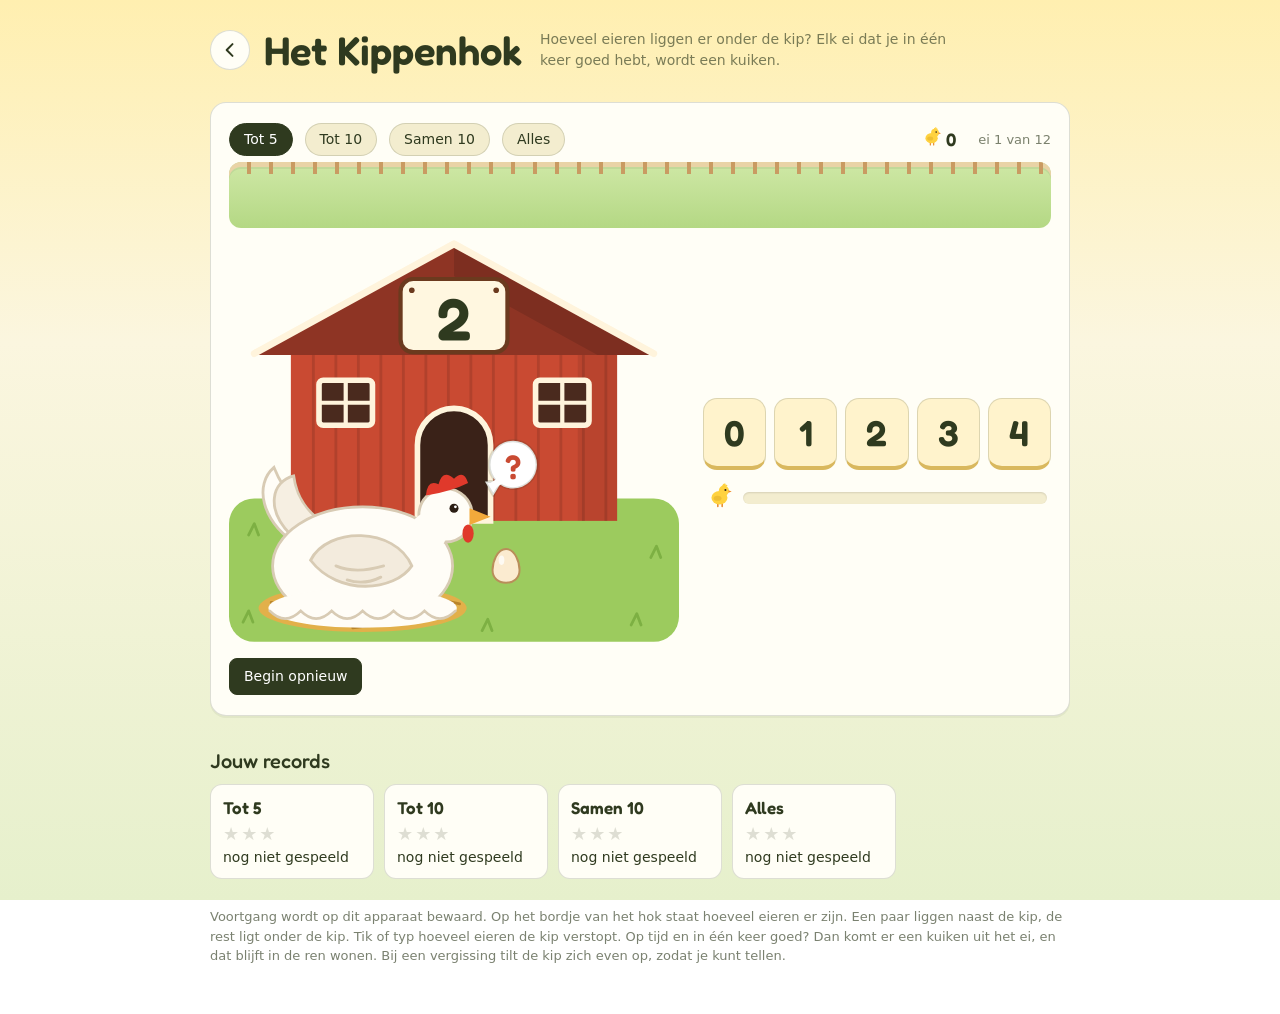
<file: splitsen/index.html>
<!doctype html>
<html lang="nl">
<meta charset="utf-8">
<meta name="viewport" content="width=device-width, initial-scale=1">
<link rel="icon" href="/favicon.svg" type="image/svg+xml">
<link rel="apple-touch-icon" href="/apple-touch-icon.png">
<title>Het Kippenhok — splitsen oefenen</title>
<meta name="description" content="Oefen splitsen tot 10 met Het Kippenhok: hoeveel eieren liggen er onder de kip? Elk ei dat je in één keer goed hebt, wordt een kuiken. Gratis, zonder cookies, tracking of reclame.">
<link rel="canonical" href="https://ik-oefen.nl/splitsen/">
<meta property="og:type" content="website">
<meta property="og:locale" content="nl_NL">
<meta property="og:site_name" content="Ik oefen">
<meta property="og:title" content="Het Kippenhok — splitsen oefenen">
<meta property="og:description" content="Oefen splitsen tot 10 met Het Kippenhok: hoeveel eieren liggen er onder de kip? Elk ei dat je in één keer goed hebt, wordt een kuiken. Gratis, zonder cookies, tracking of reclame.">
<meta property="og:url" content="https://ik-oefen.nl/splitsen/">
<link rel="stylesheet" href="../fonts/fredoka.css">
<style>
  :root{
    --papier:#FBF6DF;
    --kaart:#FFFEF6;
    --kaart2:#F3EDCF;
    --tekst:#2F3A1F;
    --zacht:rgba(47,58,31,.64);
    --lijn:rgba(47,58,31,.16);
    --hok:#C94A32;
    --hok2:#8E3424;
    --gras:#9CCB5E;
    --gras2:#7DB043;
    --stro:#E2B04A;
    --goed:#2F9E5B;
    --rood:#D9484F;
    --geel:#F2B632;
  }
  *{box-sizing:border-box}
  html,body{margin:0}
  body{
    background:linear-gradient(#FFEFB0, var(--papier) 38%, #E6F0CC);
    background-attachment:fixed;
    color:var(--tekst);
    font-family:ui-sans-serif,system-ui,-apple-system,"Segoe UI",Roboto,sans-serif;
    font-size:16px;line-height:1.5;padding:20px 16px 48px;min-height:100vh;
  }
  .wrap{max-width:860px;margin:0 auto}
  header{display:flex;flex-wrap:wrap;gap:12px 20px;align-items:baseline;justify-content:space-between;margin-bottom:22px}
  .kop{display:grid;grid-template-columns:auto 1fr;column-gap:14px;align-items:start}
  .kop .terug{margin-top:calc(clamp(28px,6vw,40px) * .75 - 20px)}   /* midden op de regel van de titel */
  /* lage schermhoogte (zelfde grens als hok-naast-toetsen): ondertitel naast de titel, scheelt een regel */
  @media (max-height:901px) and (min-width:600px){
    .koptekst{display:flex;flex-wrap:wrap;align-items:center;column-gap:18px}
    .koptekst .ondertitel{flex:1 1 260px;max-width:440px;margin:0}
  }
  .terug{display:grid;place-items:center;width:40px;height:40px;border-radius:50%;color:var(--tekst);border:1px solid var(--lijn);background:var(--kaart);text-decoration:none;transition:background .15s,border-color .15s}
  .terug:hover{background:var(--kaart2);border-color:var(--tekst)}
  h1{font-family:Fredoka,ui-rounded,system-ui,sans-serif;font-weight:600;font-size:clamp(28px,6vw,40px);margin:0}
  .ondertitel{margin:2px 0 0;font-size:14px;color:var(--zacht)}

  .kaart{background:var(--kaart);border:1px solid var(--lijn);border-radius:16px;padding:20px 18px;box-shadow:0 2px 0 rgba(47,58,31,.06)}
  /* één rij: niveauknoppen links, kuikens en voortgang rechts (past het niet, dan zakken die eronder) */
  .leskop{display:flex;flex-wrap:wrap;align-items:center;gap:8px 12px;margin-bottom:6px}
  .leskop .rechts{display:flex;align-items:center;gap:14px;margin-left:auto;font-size:13px;color:var(--zacht);white-space:nowrap}
  .teller{display:inline-flex;align-items:center;gap:4px;font-family:Fredoka,ui-rounded,sans-serif;font-size:18px;font-weight:600;color:var(--tekst)}
  .teller svg{width:20px;height:20px}
  .teller.bump{animation:pop .45s}
  .teller .reeks{font-size:15px;color:#D9581E;margin-left:4px}

  .niveaus{display:contents}   /* knoppen doen mee in de rij van .leskop */
  .niveaus button{font:inherit;font-size:14px;cursor:pointer;border:1px solid var(--lijn);background:var(--kaart2);color:var(--tekst);border-radius:20px;padding:5px 14px}
  .niveaus button.aan{background:var(--tekst);color:#fff;border-color:var(--tekst)}

  /* de ren: elk kuiken is een ei dat op tijd en in één keer goed was. Vaste hoogte (twee rijen), dus niets verspringt. */
  .ren{position:relative;display:flex;flex-wrap:wrap;align-content:flex-end;gap:2px 2px;height:66px;overflow:hidden;
    padding:12px 52px 4px 8px;margin-top:6px;border-radius:12px;
    background:linear-gradient(#CFE8A6,#B4D884);
    box-shadow:inset 0 5px 0 #E9D3A6,inset 0 7px 0 rgba(0,0,0,.06)}
  .ren::before{content:"";position:absolute;left:0;right:0;top:0;height:12px;
    background:repeating-linear-gradient(90deg,transparent 0 18px,#C99B62 18px 22px)}   /* paaltjes van het hek */
  .ren svg{display:block;width:22px;height:22px;flex:none;animation:pik 2.8s ease-in-out infinite}
  .ren svg:nth-child(3n+1){animation-delay:-.9s}
  .ren svg:nth-child(3n+2){animation-delay:-1.8s;animation-duration:3.4s}
  .ren .nieuw{animation:uitkomen .7s cubic-bezier(.2,.9,.3,1.3),pik 2.8s ease-in-out .7s infinite}
  .ren .nieuw .schaal{animation:schaalweg .9s ease-out forwards}
  .ren .totaal{position:absolute;right:8px;bottom:8px;font-family:Fredoka,ui-rounded,sans-serif;font-weight:600;font-size:15px;
    background:rgba(255,254,246,.9);border-radius:10px;padding:0 8px;min-width:36px;text-align:center}
  .ren .totaal:empty{display:none}
  @keyframes pik{0%,70%,100%{transform:translateY(0)}78%{transform:translateY(-3px)}86%{transform:translateY(0)}}
  @keyframes uitkomen{0%{transform:scale(.3);opacity:0}100%{transform:none;opacity:1}}
  @keyframes schaalweg{0%{opacity:1;transform:none}100%{opacity:0;transform:translateY(-8px)}}

  /* het hok: zo groot als in de hoogte past, zodat de toetsen eronder in beeld blijven (groot op een staande tablet) */
  .hok{display:block;width:clamp(240px, (100svh - 520px) * 1.103, 560px);max-width:100%;height:auto;margin:8px auto 0;overflow:visible;user-select:none;-webkit-user-select:none}
  .hok text{font-family:Fredoka,ui-rounded,sans-serif;font-weight:600;text-anchor:middle;dominant-baseline:central}
  .eischaal{fill:#FBEBD0;stroke:#B98E5A;stroke-width:1.4}
  #kip,#poten{transition:transform .35s cubic-bezier(.3,.7,.3,1.2),opacity .1s}
  #poten{opacity:0}
  .hok.op #kip,.hok.op #poten{transform:translateY(-62px)}
  .hok.op #poten{opacity:1;transition-delay:0s,.12s}
  #vraagwolk{transition:opacity .2s}
  .hok.op #vraagwolk,.hok.eind #vraagwolk{opacity:0}
  #bordtal{font-size:42px;fill:var(--tekst)}
  #bordtal.sterren{font-size:21px;fill:var(--geel);letter-spacing:1px}
  #hartje{opacity:0}
  .hok.tien #hartje{opacity:1}
  .hok.goed #bord{animation:wip .5s}
  @keyframes wip{40%{transform:translateY(-4px) rotate(-3deg)}}
  #bord{transform-box:fill-box;transform-origin:50% 100%}

  #hint{text-align:center;min-height:1.8em;font-family:Fredoka,ui-rounded,sans-serif;font-weight:600;font-size:18px;margin:6px 0 0}

  /* tijdbalk: op tijd en in één keer goed = een kuiken */
  #balk{display:flex;align-items:center;gap:10px;max-width:340px;margin:2px auto 0;height:32px}
  #balk svg{width:26px;height:26px;flex:none;transition:filter .3s,opacity .3s}
  #balk .spoor{flex:1;height:12px;border-radius:6px;background:var(--kaart2);overflow:hidden;box-shadow:inset 0 1px 2px rgba(0,0,0,.12)}
  #balk .spoor i{display:block;height:100%;width:100%;border-radius:6px;background:linear-gradient(90deg,#F2B632,#FFE07A)}
  #balk.weg svg{filter:grayscale(1);opacity:.4}
  #balk.klaar{visibility:hidden}
  #balk.verdiend svg{animation:pop .5s}

  /* schermtoetsenbord: 0 t/m 4 en 5 t/m 9, één tik is het antwoord */
  #vak{margin-top:8px;display:flex;justify-content:center}
  #toetsen{--toets:56px;display:grid;grid-template-columns:repeat(5,1fr);gap:8px;width:min(calc(var(--toets) * 6.4), 100%)}
  #toetsen[hidden]{display:none}
  #toetsen.kort button:nth-child(n+6){display:none}   /* Tot 5: het antwoord is hooguit 4 */
  #toetsen button{font-family:Fredoka,ui-rounded,sans-serif;font-size:calc(var(--toets) * .5);font-weight:600;height:var(--toets);border-radius:14px;
    background:#FFF3CC;color:var(--tekst);border:1px solid var(--lijn);border-bottom:4px solid #D9B85E;
    padding:0;cursor:pointer;touch-action:manipulation}
  #toetsen button:hover{background:#FFEBB0}
  #toetsen button:active{transform:translateY(2px);border-bottom-width:2px}
  #toetsen button:disabled{opacity:.35;cursor:default;transform:none}
  #toetsen button.fout{opacity:.5;border-color:var(--rood);color:var(--rood);background:#FBE9E7;animation:wiebel .25s 2}
  #toetsen button.juist{opacity:1;background:#DDF3DE;border-color:var(--goed);border-bottom-color:#8DC495;box-shadow:0 0 0 4px var(--goed)}
  #toetsen button.goed{background:var(--goed);color:#fff;border-color:var(--goed)}
  /* hoge tablet: grotere toetsen */
  @media (min-width:600px) and (min-height:902px){ #toetsen{--toets:clamp(56px, (100svh - 820px) / 3, 76px)} }

  /* terugblik aan het eind van de ronde: elk ei als splitshuisje */
  #terugblik{display:flex;flex-wrap:wrap;justify-content:center;gap:6px;max-width:300px}   /* 6 per rij: twee nette rijen van 6 */
  #terugblik[hidden]{display:none}
  .huisje{width:44px;display:flex;flex-direction:column;align-items:center;font-family:Fredoka,ui-rounded,sans-serif;font-weight:600;animation:erin .3s ease-out both}
  .huisje b{display:block;width:100%;text-align:center;background:var(--hok);color:#fff;border-radius:14px 14px 3px 3px;font-size:17px;line-height:24px}
  .huisje span{display:flex;width:100%;border:1px solid var(--lijn);border-top:0;border-radius:0 0 6px 6px;background:var(--kaart2);overflow:hidden}
  .huisje i{flex:1;font-style:normal;text-align:center;font-size:16px;line-height:24px}
  .huisje i + i{border-left:1px solid var(--lijn);color:var(--goed);background:#E6F4E2}
  .huisje svg{width:20px;height:20px;margin-top:2px}
  .huisje .plek{height:22px}

  @media (prefers-reduced-motion:reduce){
    .ren svg,.ren .nieuw,.ren .nieuw .schaal,#toetsen button.fout,.huisje,#balk.verdiend svg,.teller.bump,.hok.goed #bord{animation:none}
    #kip,#poten{transition:none}
  }
  @keyframes wiebel{25%{transform:translateX(-6px)}75%{transform:translateX(6px)}}
  @keyframes pop{0%{transform:scale(1)}40%{transform:scale(1.4) rotate(-10deg)}100%{transform:scale(1)}}
  @keyframes erin{0%{transform:translateY(16px);opacity:0}100%{transform:none;opacity:1}}

  /* te laag om onder elkaar te passen (hok 240 + toetsen ≈ 900px)? dan het hok links en de toetsen rechts */
  @media (max-height:901px) and (min-width:600px){
    .speelveld{display:grid;grid-template-columns:auto minmax(0,1fr);column-gap:24px;
      grid-template-rows:1fr auto auto auto 1fr;
      grid-template-areas:"hok ." "hok hint" "hok vak" "hok balk" "hok ."}
    .speelveld .hok{grid-area:hok;width:clamp(240px, min((100svh - 250px) * 1.103, 100vw - 420px), 450px);margin:6px 0 0}
    .speelveld #hint{grid-area:hint} .speelveld #vak{grid-area:vak;margin:4px 0 10px} .speelveld #balk{grid-area:balk;width:100%}
    .speelveld #toetsen{--toets:clamp(48px, (100svh - 500px) / 3, 72px);width:min(calc(var(--toets) * 6), 100%)}
  }

  .knoppen[hidden]{display:none}
  .knoppen{display:flex;flex-wrap:wrap;gap:10px;align-items:center;margin-top:16px}
  .knoppen button{font:inherit;font-size:14px;cursor:pointer;border:1px solid var(--tekst);background:var(--tekst);color:#fff;border-radius:8px;padding:7px 14px}
  :focus-visible{outline:3px solid #5B8DEF;outline-offset:2px}

  #uitslag{margin-top:18px;border-top:1px solid var(--lijn);padding-top:16px}
  #uitslag h3{font-family:Fredoka,ui-rounded,sans-serif;font-weight:500;font-size:20px;margin:0 0 8px}
  #uitslag p{margin:0 0 10px;font-size:15px}
  #uitslag .sterren{color:var(--geel);font-size:26px;letter-spacing:3px}
  #uitslag .sterren i{font-style:normal;color:var(--lijn)}
  #uitslag button{font:inherit;font-size:15px;cursor:pointer;border-radius:8px;padding:7px 14px;margin:4px 8px 0 0;border:1px solid var(--tekst);background:var(--kaart);color:var(--tekst)}
  #uitslag button.hoofd{background:var(--tekst);color:#fff}

  h2.recordkop{font-family:Fredoka,ui-rounded,sans-serif;font-weight:500;font-size:20px;margin:30px 0 8px}
  #records{display:grid;grid-template-columns:repeat(auto-fill,minmax(150px,1fr));gap:10px}
  .record{background:var(--kaart);border:1px solid var(--lijn);border-radius:12px;padding:10px 12px;font-size:14px}
  .record b{display:block;font-family:Fredoka,ui-rounded,sans-serif;font-size:17px;font-weight:600}
  .record .sterren{color:var(--geel);font-size:18px;letter-spacing:2px}
  .record .sterren i{font-style:normal;color:var(--lijn)}
  .record svg{width:16px;height:16px;vertical-align:-3px}

  footer{margin-top:28px;font-size:13px;color:var(--zacht)}
</style>

<div class="wrap">
  <header>
    <div class="kop">
      <a class="terug" href="../" aria-label="Terug naar Ik oefen" title="Terug naar Ik oefen"><svg viewBox="0 0 24 24" width="20" height="20" aria-hidden="true"><path d="M15 5l-7 7 7 7" fill="none" stroke="currentColor" stroke-width="2.4" stroke-linecap="round" stroke-linejoin="round"/></svg></a>
      <div class="koptekst">
        <h1>Het Kippenhok</h1>
        <p class="ondertitel">Hoeveel eieren liggen er onder de kip? Elk ei dat je in één keer goed hebt, wordt een kuiken.</p>
      </div>
    </div>
  </header>

  <div class="kaart">
    <div class="leskop">
      <div class="niveaus" id="niveaus"></div>
      <div class="rechts">
        <span class="teller" id="teller" title="kuikens deze ronde"><span id="tellerkuiken"></span><b id="kuikens">0</b><span class="reeks" id="reeks"></span></span>
        <span id="voortgang">ei 1 van 12</span>
      </div>
    </div>

    <div class="ren" id="ren" aria-label="jouw kuikens"></div>

    <div class="speelveld">
    <svg class="hok" id="hok" viewBox="0 0 320 290" role="img" aria-label="kippenhok">
      <!-- gras -->
      <rect x="0" y="188" width="320" height="102" rx="18" fill="var(--gras)"/>
      <path d="M14 214 l4 -8 l3 8 M300 230 l4 -8 l3 8 M180 282 l4 -8 l3 8 M286 278 l4 -8 l3 8 M10 276 l4 -8 l3 8" fill="none" stroke="var(--gras2)" stroke-width="2" stroke-linecap="round" stroke-linejoin="round"/>
      <!-- het hok -->
      <rect x="44" y="78" width="232" height="126" fill="var(--hok)"/>
      <g stroke="#000" stroke-opacity=".12" stroke-width="2">
        <path d="M60 84 V204 M76 84 V204 M92 84 V204 M108 84 V204 M124 84 V204 M140 84 V204 M156 84 V204 M172 84 V204 M188 84 V204 M204 84 V204 M220 84 V204 M236 84 V204 M252 84 V204 M268 84 V204"/>
      </g>
      <rect x="248" y="84" width="28" height="120" fill="#000" opacity=".08"/>
      <g fill="#4A2A1E" stroke="#FFF4DC" stroke-width="4">
        <rect x="64" y="104" width="38" height="32" rx="3"/>
        <rect x="218" y="104" width="38" height="32" rx="3"/>
      </g>
      <path d="M83 104 V136 M64 120 H102 M237 104 V136 M218 120 H256" stroke="#FFF4DC" stroke-width="3"/>
      <path d="M134 204 V150 a26 26 0 0 1 52 0 V204 Z" fill="#3A2218" stroke="#FFF4DC" stroke-width="4"/>
      <path d="M160 6 L304 86 H16 Z" fill="var(--hok2)"/>
      <path d="M160 6 L304 86 H262 L160 30 Z" fill="#000" opacity=".12"/>
      <path d="M18 85 L160 7 L302 85" fill="none" stroke="#FFF4DC" stroke-width="5" stroke-linecap="round" stroke-linejoin="round"/>
      <!-- bordje met het totaal -->
      <g id="bord">
        <rect x="122" y="32" width="76" height="52" rx="9" fill="#FFF7E0" stroke="#6B3A1E" stroke-width="3"/>
        <circle cx="130" cy="40" r="2" fill="#6B3A1E"/><circle cx="190" cy="40" r="2" fill="#6B3A1E"/>
        <text id="bordtal" x="160" y="60">7</text>
        <!-- hartje bovenop het bordje (Maak/Samen 10), niet ernaast: dan past "10" er nog in -->
        <path id="hartje" transform="translate(160 36) scale(1.35) translate(-188 -74)" d="M188 74 c-6 -4 -8 -7 -8 -10 a3.6 3.6 0 0 1 8 -1.6 a3.6 3.6 0 0 1 8 1.6 c0 3 -2 6 -8 10z" fill="#E0392B" stroke="#FFF7E0" stroke-width="1.5"/>
      </g>
      <!-- nest met de verstopte eieren -->
      <ellipse cx="95" cy="266" rx="74" ry="17" fill="var(--stro)"/>
      <path d="M30 262 l14 4 M52 274 l16 -3 M140 274 l14 -5 M150 260 l14 3 M88 280 l16 -2" stroke="#B9842A" stroke-width="2" stroke-linecap="round"/>
      <!-- poten van de kip: achter de eieren, zodat je ze goed kunt tellen -->
      <g id="poten" stroke="#F0A030" stroke-width="4" stroke-linecap="round" fill="none">
        <path d="M82 272 V324 M74 328 l8 -4 l8 4 M112 272 V324 M104 328 l8 -4 l8 4"/>
      </g>
      <g id="onder"></g>
      <!-- de eieren naast de kip -->
      <g id="naast"></g>
      <!-- kuikens van deze ronde (einde ronde) -->
      <g id="rondekuikens"></g>
      <!-- de kip -->
      <g id="kip">
        <path d="M50 222 C22 204 18 178 32 166 C40 186 52 196 66 204 Z" fill="#FFFDF7" stroke="#D8CBB4" stroke-width="2"/>
        <path d="M44 214 C26 196 30 176 46 172 C48 188 56 198 68 206 Z" fill="#F6EFE2" stroke="#D8CBB4" stroke-width="2"/>
        <ellipse cx="95" cy="236" rx="64" ry="42" fill="#FFFDF7" stroke="#D8CBB4" stroke-width="2"/>
        <circle cx="154" cy="200" r="19" fill="#FFFDF7" stroke="#D8CBB4" stroke-width="2"/>
        <ellipse cx="142" cy="212" rx="13" ry="14" fill="#FFFDF7"/>
        <path d="M140 186 q1 -12 9 -8 q3 -11 11 -4 q7 -7 10 3 q-12 6 -30 9 z" fill="#E0392B"/>
        <ellipse cx="170" cy="213" rx="4" ry="6.5" fill="#E0392B"/>
        <path d="M171 195 L186 201 L171 207 Z" fill="#F2A93B"/>
        <circle cx="160" cy="195" r="3.2" fill="#2B1E14"/><circle cx="161" cy="194" r="1" fill="#fff"/>
        <path d="M58 232 C70 208 118 208 130 236 C118 254 78 258 58 232 Z" fill="#F3EBDD" stroke="#D8CBB4" stroke-width="2"/>
        <path d="M76 236 q14 6 34 0 M84 246 q12 4 24 -2" fill="none" stroke="#D8CBB4" stroke-width="2" stroke-linecap="round"/>
        <ellipse cx="95" cy="266" rx="67" ry="14" fill="#FFFDF7"/>
        <path d="M29 268 q11 11 22 0 q11 11 22 0 q11 11 22 0 q11 11 22 0 q11 11 22 0 q11 11 22 0" fill="none" stroke="#D8CBB4" stroke-width="2" stroke-linecap="round"/>
      </g>
      <!-- vraagwolkje bij de kop van de kip -->
      <g id="vraagwolk">
        <path d="M188 186 l6 -10 h-12 z" fill="#fff" stroke="var(--lijn)" stroke-width="2" stroke-linejoin="round"/>
        <circle cx="202" cy="164" r="17" fill="#fff" stroke="var(--lijn)" stroke-width="2"/>
        <path d="M186 180 l9 -6" stroke="#fff" stroke-width="5"/>
        <text x="202" y="165" font-size="24" fill="var(--hok)">?</text>
      </g>
    </svg>

    <p id="hint"></p>
    <div id="vak">
      <div id="toetsen"></div>
      <div id="terugblik" hidden></div>
    </div>
    <div id="balk"><span id="balkkuiken"></span><div class="spoor" title="Op tijd en in één keer goed = een kuiken"><i id="vulling"></i></div></div>
    </div>

    <div class="knoppen" id="knoppen"><button id="opnieuw">Begin opnieuw</button></div>
    <div id="uitslag" hidden></div>
  </div>

  <h2 class="recordkop">Jouw records</h2>
  <div id="records"></div>

  <footer>Voortgang wordt op dit apparaat bewaard. Op het bordje van het hok staat hoeveel eieren er zijn. Een paar liggen naast de kip, de rest ligt onder de kip. Tik of typ hoeveel eieren de kip verstopt. Op tijd en in één keer goed? Dan komt er een kuiken uit het ei, en dat blijft in de ren wonen. Bij een vergissing tilt de kip zich even op, zodat je kunt tellen.</footer>
</div>

<script>
(function(){
"use strict";

var BEWAAR = "kippenhok-v1";
var RONDE = 12;
var NIVEAUS = [
  {titel:"Tot 5"},
  {titel:"Tot 10"},
  {titel:"Samen 10"},
  {titel:"Alles"}
];
var KLEUREN = ["#FFD23F","#FFC93C","#FFE27A","#F7B946","#FFF0B8","#E9A94A"];
var NS = "http://www.w3.org/2000/svg";

var data = {records:{}, niveau:0, ren:[], kuikens:0};
function laad(){
  try{ var s = localStorage.getItem(BEWAAR); if (s) data = JSON.parse(s); }catch(e){}
  if (!data || typeof data !== "object") data = {};
  if (!data.records) data.records = {};
  if (!Array.isArray(data.ren)) data.ren = [];
  if (typeof data.kuikens !== "number") data.kuikens = data.ren.length;
  if (typeof data.niveau !== "number" || !NIVEAUS[data.niveau]) data.niveau = 0;
}
function bewaar(){ try{ localStorage.setItem(BEWAAR, JSON.stringify(data)); }catch(e){} }

function tussen(a, b){ return a + Math.floor(Math.random()*(b-a+1)); }
function $(id){ return document.getElementById(id); }
function wachtTijd(){ return data.niveau === 3 ? 10000 : 8000; }

/* ---------- tekeningen ---------- */
// Een kuiken (eigen tekening, geen emoji). Met schaal: net uit het ei, de schaal valt eraf.
function kuikenVorm(c, om){
  return '<g' + (om ? ' transform="matrix(-1 0 0 1 24 0)"' : "") + '>'
    + '<path d="M10 19.5v3.2M14 19.5v3.2" stroke="#E8892A" stroke-width="1.4" stroke-linecap="round"/>'
    + '<ellipse cx="11.5" cy="14.6" rx="7.4" ry="6.2" fill="' + c + '"/>'
    + '<circle cx="15.6" cy="8" r="4.7" fill="' + c + '"/>'
    + '<path d="M14.6 3.6q.6-1.8 2-1.6M15.6 3.5q1.4-1.2 2.6-.2" fill="none" stroke="' + c + '" stroke-width="1.2" stroke-linecap="round"/>'
    + '<ellipse cx="9.8" cy="15" rx="3.6" ry="2.4" fill="rgba(160,100,0,.18)"/>'
    + '<circle cx="17" cy="7.3" r=".95" fill="#2B2018"/>'
    + '<path d="M19.8 7.6l3 1.1-3 1.2z" fill="#F08A24"/></g>';
}
function kuiken(k, om, nieuw){
  var c = KLEUREN[k % KLEUREN.length];
  return '<svg viewBox="0 0 24 24" aria-hidden="true"' + (nieuw ? ' class="nieuw"' : "") + '>' + kuikenVorm(c, om)
    + (nieuw ? '<path class="schaal" d="M4 16l2.5-2.5 2.5 2.5 3-3 3 3 2.5-2.5 2.5 2.5v1c0 4-3.5 6-8 6s-8-2-8-6z" fill="#FBEBD0" stroke="#B98E5A" stroke-width=".8"/>' : "")
    + "</svg>";
}
function ei(x, y){
  return '<g transform="translate(' + x + " " + y + ')"><path class="eischaal" d="M0 -12C6.4 -12 9.6 -2.5 9.6 3C9.6 8.8 5.4 12 0 12C-5.4 12 -9.6 8.8 -9.6 3C-9.6 -2.5 -6.4 -12 0 -12Z"/>'
    + '<ellipse cx="-3.2" cy="-4" rx="2" ry="3.3" fill="#fff" opacity=".75"/></g>';
}

/* ---------- een ronde maken ---------- */
// Een paar: n eieren in totaal (op het bordje), k ervan naast de kip. Antwoord: n − k.
// Elk paar even vaak: een groter totaal kan op meer manieren, dus die komt vaker voor.
function kiesTotaal(van, tot){
  var som = 0, n;
  for (n=van;n<=tot;n++) som += n - 1;
  var r = Math.random() * som;
  for (n=van;n<tot;n++){ r -= n - 1; if (r < 0) return n; }
  return tot;
}
function trekPaar(niv){
  var n;
  if (niv === 0) n = kiesTotaal(2, 5);
  else if (niv === 1) n = Math.random() < 0.75 ? kiesTotaal(6, 10) : kiesTotaal(3, 5);   // ~3 op 4 over wat nieuw is
  else if (niv === 2) n = 10;                                                             // verliefde harten
  else n = kiesTotaal(2, 10);
  return {n:n, k:tussen(1, n-1)};
}
var vorigeRonde = [];
function zelfde(a, b){ return a.n === b.n && a.k === b.k; }
function maakRonde(){
  var niv = data.niveau, vragen = [];
  // een enkele keer een 0 (alle eieren liggen naast de kip), nooit als eerste
  var nulOp = Math.random() < 0.4 ? tussen(3, RONDE-1) : -1;
  for (var i=0;i<RONDE;i++){
    var p = null;
    for (var poging=0; poging<80; poging++){
      p = trekPaar(niv);
      if (i === nulOp) p.k = p.n;
      var antw = p.n - p.k;
      if (i === 0 && (antw < 1 || antw > 3)) continue;                         // eerst rustig inkomen
      var vorige = vragen[i-1];
      if (vorige && vorige.n - vorige.k === antw) continue;                    // niet twee keer hetzelfde antwoord
      var recent = vorigeRonde.concat(vragen).slice(-5);                        // ook het eind van de vorige ronde
      if (recent.some(function(q){ return zelfde(q, p); })) continue;          // geen recente paren
      if (poging < 40 && vragen.some(function(q){ return zelfde(q, p); })) continue;
      break;
    }
    vragen.push(p);
  }
  vorigeRonde = vragen;
  return vragen;
}

/* ---------- toestand ---------- */
var vragen = [], nr = 0, vraag = null, bezig = false, fout = false;
var kuikens = 0, reeks = 0, balkTimer = null, opTimer = null, start = 0, uitslagen = [];

function startBalk(){
  var b = $("balk"), v = $("vulling");
  b.classList.remove("weg", "klaar", "verdiend");
  v.style.transition = "none"; v.style.width = "100%";
  void v.offsetWidth;
  v.style.transition = "width " + wachtTijd() + "ms linear"; v.style.width = "0%";
  clearTimeout(balkTimer);
  balkTimer = setTimeout(function(){ $("balk").classList.add("weg"); }, wachtTijd());
}
function stopBalk(){
  clearTimeout(balkTimer);
  var v = $("vulling"); v.style.width = getComputedStyle(v).width; v.style.transition = "none";
}
function tekenTeller(bump){
  $("kuikens").textContent = kuikens;
  $("reeks").textContent = reeks >= 3 ? "🔥" + reeks : "";
  if (bump){ var t = $("teller"); t.classList.remove("bump"); void t.offsetWidth; t.classList.add("bump"); }
}
function tekenRen(nieuw){
  // twee rijen, hooguit 40: de nieuwste kuikens; het totaal staat rechts onderin
  var ren = $("ren"), per = Math.max(6, Math.floor((ren.clientWidth - 60) / 24));
  var n = Math.min(40, 2 * per), van = Math.max(0, data.ren.length - n), html = "";
  for (var i=van;i<data.ren.length;i++) html += kuiken(data.ren[i], i % 3 === 1, nieuw && i === data.ren.length - 1);
  ren.innerHTML = html + '<span class="totaal" title="kuikens in de ren">' + (data.kuikens || "") + "</span>";
}

/* ---------- het hok ---------- */
function zetKip(op){ $("hok").classList.toggle("op", op); }
function tekenEieren(){
  var onder = vraag.n - vraag.k, h = "";
  // onder de kip: achterste rij hooguit 5, de rest ervoor (allebei in het midden van het nest)
  var achter = Math.min(onder, 5), voor = onder - achter;
  for (var i=0;i<achter;i++) h += ei(95 + (i - (achter-1)/2) * 21, 244);
  for (var j=0;j<voor;j++) h += ei(95 + (j - (voor-1)/2) * 21, 262);
  $("onder").innerHTML = h;
  // naast de kip: rijen van 5, zoals op een rekenrek
  h = "";
  for (var m=0;m<vraag.k;m++) h += ei(197 + (m % 5) * 23, m < 5 ? 236 : 263);
  $("naast").innerHTML = h;
  $("rondekuikens").innerHTML = "";
  $("bordtal").textContent = vraag.n;
  $("bordtal").setAttribute("class", "");
  $("hok").classList.toggle("tien", data.niveau === 2);
  $("hok").setAttribute("aria-label", "Op het bordje staat " + vraag.n + ". Naast de kip liggen " + vraag.k + (vraag.k === 1 ? " ei." : " eieren."));
}

/* ---------- één ei ---------- */
function toonVraag(){
  vraag = vragen[nr];
  bezig = true; fout = false; start = Date.now();
  clearTimeout(opTimer);
  $("hint").textContent = "";
  $("voortgang").textContent = "ei " + (nr+1) + " van " + RONDE;
  $("hok").classList.remove("goed", "eind");
  zetKip(false);
  tekenEieren();
  Array.prototype.forEach.call($("toetsen").children, function(b){ b.disabled = false; b.className = ""; });
  startBalk();
}

function kies(getal){
  if (!bezig) return;
  var knop = $("toetsen").children[getal];
  if (!knop || knop.disabled) return;
  if ($("toetsen").classList.contains("kort") && getal > 4) return;   // knop is er niet bij Tot 5
  var juist = vraag.n - vraag.k;
  if (getal === juist){ knop.className = "goed"; goed(); return; }
  // fout: de kip tilt zich even op zodat je kunt tellen, het goede cijfer licht groen op
  fout = true; reeks = 0; tekenTeller(false);
  stopBalk(); $("balk").classList.add("weg");
  knop.classList.remove("fout"); void knop.offsetWidth; knop.className = "fout";
  Array.prototype.forEach.call($("toetsen").children, function(b, i){
    if (i === juist) b.className = "juist"; else b.disabled = true;
  });
  zetKip(true);
  clearTimeout(opTimer);
  opTimer = setTimeout(function(){ if (bezig) zetKip(false); }, 2600);
}
function goed(){
  bezig = false;
  clearTimeout(opTimer);
  stopBalk();
  var verdiend = !fout && Date.now() - start <= wachtTijd();
  uitslagen.push({n:vraag.n, k:vraag.k, kuiken:verdiend});
  Array.prototype.forEach.call($("toetsen").children, function(b){ if (b.className !== "goed") b.disabled = true; });
  zetKip(true);
  var hok = $("hok"); hok.classList.remove("goed"); void hok.getBoundingClientRect(); hok.classList.add("goed");
  if (verdiend){
    kuikens++; reeks++; data.kuikens++;
    data.ren.push(tussen(0, KLEUREN.length-1));
    if (data.ren.length > 300) data.ren = data.ren.slice(-300);
    bewaar();
    tekenRen(true);
    var b = $("balk"); b.classList.remove("verdiend"); void b.offsetWidth; b.classList.add("verdiend");
  } else reeks = 0;
  tekenTeller(verdiend);
  $("hint").textContent = verdiend ? ["Goed zo!", "Super!", "Top!", "Knap!"][tussen(0,3)] : "Goed zo!";
  // eerst de kip weer laten zitten, dan pas de nieuwe eieren
  setTimeout(function(){
    if (nr + 1 >= RONDE){ volgende(); return; }
    zetKip(false);
    setTimeout(volgende, 380);
  }, 1300);
}
function volgende(){
  nr++;
  if (nr >= RONDE) klaar(); else toonVraag();
}

/* ---------- ronde ---------- */
function startRonde(){
  vragen = maakRonde(); nr = 0; kuikens = 0; reeks = 0; uitslagen = [];
  $("uitslag").hidden = true;
  $("toetsen").hidden = false;
  $("toetsen").classList.toggle("kort", data.niveau === 0);
  $("terugblik").hidden = true;
  $("knoppen").hidden = false;
  tekenTeller(false);
  toonVraag();
}
function klaar(){
  bezig = false; vraag = null;
  clearTimeout(opTimer);
  stopBalk(); $("balk").classList.add("klaar");
  $("toetsen").hidden = true;
  $("knoppen").hidden = true;
  $("hint").textContent = "";

  var sterren = 1;
  if (kuikens >= 9) sterren = 2;
  if (kuikens >= RONDE) sterren = 3;
  var oud = data.records[data.niveau];
  data.records[data.niveau] = {
    sterren: Math.max(oud ? oud.sterren : 0, sterren),
    kuikens: Math.max(oud ? oud.kuikens : 0, kuikens)
  };
  bewaar();
  tekenRecords();

  // in het hok: de sterren op het bordje, de kip staat op en de kuikens van deze ronde lopen voor het hok
  var hok = $("hok");
  hok.classList.remove("tien", "goed");
  hok.classList.add("eind");
  zetKip(true);
  $("onder").innerHTML = ""; $("naast").innerHTML = "";
  var bt = $("bordtal");
  bt.innerHTML = "";
  for (var z=1;z<=3;z++){ var ts = document.createElementNS(NS, "tspan"); ts.textContent = "★"; if (z > sterren) ts.setAttribute("fill", "#E2DAC0"); bt.appendChild(ts); }
  bt.setAttribute("class", "sterren");
  var h = "", plek = 0;
  uitslagen.forEach(function(u, i){
    if (!u.kuiken) return;
    var x = 184 + (plek % 6) * 21, y = plek < 6 ? 222 : 252;
    h += '<g transform="translate(' + x + " " + y + ') scale(1.15)">' + kuikenVorm(KLEUREN[i % KLEUREN.length], plek % 2 === 1) + "</g>";
    plek++;
  });
  $("rondekuikens").innerHTML = h;
  hok.setAttribute("aria-label", sterren + " sterren, " + kuikens + " kuikens deze ronde");

  // terugblik: elk ei van deze ronde als splitshuisje (totaal, naast de kip, onder de kip)
  var tb = $("terugblik");
  tb.innerHTML = uitslagen.map(function(u, i){
    return '<div class="huisje" style="animation-delay:' + (i * 0.06).toFixed(2) + 's"><b>' + u.n + "</b><span><i>" + u.k + "</i><i>" + (u.n - u.k) + "</i></span>"
      + (u.kuiken ? kuiken(i, false, false) : '<div class="plek"></div>') + "</div>";
  }).join("");
  tb.hidden = false;

  var st = "";
  for (var k=1;k<=3;k++) st += k <= sterren ? "★" : "<i>★</i>";
  var t = '<h3>Klaar! <span class="sterren">' + st + "</span></h3>";
  t += "<p><b>" + kuikens + "</b> nieuwe kuikens in de ren.</p>";
  if (sterren === 1) t += "<p>Twee sterren haal je met 9 kuikens, drie sterren met alle " + RONDE + ".</p>";
  else if (sterren === 2) t += "<p>Twee sterren! Laat alle " + RONDE + " kuikens uitkomen voor drie sterren.</p>";
  else t += "<p>Alle eieren goed, drie sterren. Wat een kuikens!</p>";
  t += '<button class="hoofd" id="nogeens">Nog een keer</button>';
  if (sterren >= 2 && NIVEAUS[data.niveau+1]) t += '<button id="verder">Verder: ' + NIVEAUS[data.niveau+1].titel + " →</button>";
  var u = $("uitslag"); u.innerHTML = t; u.hidden = false;
  $("nogeens").onclick = startRonde;
  if ($("verder")) $("verder").onclick = function(){ data.niveau++; bewaar(); tekenNiveaus(); startRonde(); };
}

function tekenNiveaus(){
  var box = $("niveaus"); box.innerHTML = "";
  NIVEAUS.forEach(function(n, i){
    var b = document.createElement("button");
    b.textContent = n.titel;
    if (i === data.niveau) b.className = "aan";
    b.onclick = function(){ data.niveau = i; bewaar(); tekenNiveaus(); startRonde(); };
    box.appendChild(b);
  });
}
function tekenRecords(){
  $("records").innerHTML = NIVEAUS.map(function(n, i){
    var r = data.records[i], st = "";
    for (var k=1;k<=3;k++) st += (r && r.sterren >= k) ? "★" : "<i>★</i>";
    return '<div class="record"><b>' + n.titel + '</b><span class="sterren">' + st + "</span><br>"
      + (r ? "beste: " + r.kuikens + " " + kuiken(0, false, false) : "nog niet gespeeld") + "</div>";
  }).join("");
}
function tekenToetsen(){
  var t = $("toetsen");
  for (var i=0;i<=9;i++){
    var b = document.createElement("button");
    b.type = "button"; b.textContent = i; b.setAttribute("aria-label", i);
    b.onclick = (function(g){ return function(){ kies(g); }; })(i);
    t.appendChild(b);
  }
}

/* ---------- echt toetsenbord: een cijfer is het antwoord ---------- */
document.addEventListener("keydown", function(e){
  if (!bezig || e.ctrlKey || e.metaKey || e.altKey) return;
  if (/^[0-9]$/.test(e.key)){ e.preventDefault(); kies(+e.key); }
});

/* ---------- start ---------- */
laad();
$("balkkuiken").innerHTML = kuiken(0, false, false);
$("tellerkuiken").innerHTML = kuiken(0, false, false);
tekenToetsen();
tekenNiveaus();
tekenRecords();
tekenRen(false);
$("opnieuw").onclick = startRonde;
window.addEventListener("resize", function(){ tekenRen(false); });
startRonde();
})();
</script>
</html>
</file>
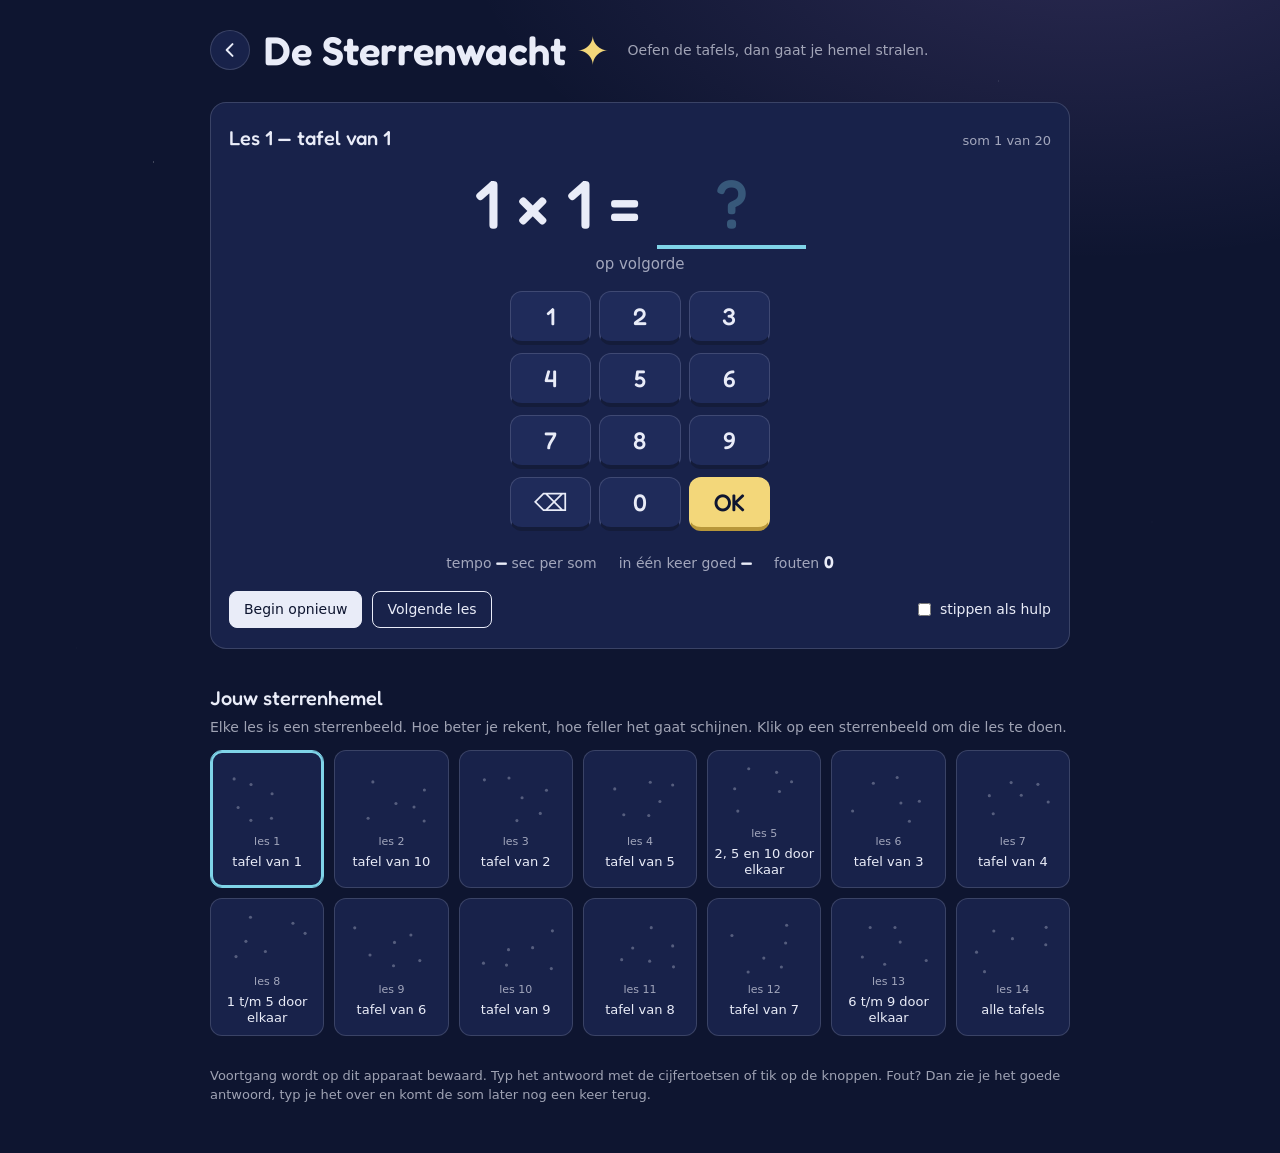
<file: tafels/index.html>
<!doctype html>
<html lang="nl">
<meta charset="utf-8">
<meta name="viewport" content="width=device-width, initial-scale=1">
<link rel="icon" href="/favicon.svg" type="image/svg+xml">
<link rel="apple-touch-icon" href="/apple-touch-icon.png">
<title>De Sterrenwacht — tafels oefenen</title>
<meta name="description" content="Oefen de tafels van 1 tot en met 10 in De Sterrenwacht. Elke les wordt een sterrenbeeld. Gratis, zonder cookies, tracking of reclame.">
<link rel="canonical" href="https://ik-oefen.nl/tafels/">
<meta property="og:type" content="website">
<meta property="og:locale" content="nl_NL">
<meta property="og:site_name" content="Ik oefen">
<meta property="og:title" content="De Sterrenwacht — tafels oefenen">
<meta property="og:description" content="Oefen de tafels van 1 tot en met 10 in De Sterrenwacht. Elke les wordt een sterrenbeeld. Gratis, zonder cookies, tracking of reclame.">
<meta property="og:url" content="https://ik-oefen.nl/tafels/">
<link rel="stylesheet" href="../fonts/fredoka.css">
<style>
  :root{
    --nacht:#0E1530;
    --kaart:#18224A;
    --kaart2:#1F2B5A;
    --tekst:#E9ECF8;
    --zacht:rgba(233,236,248,.66);
    --lijn:rgba(233,236,248,.16);
    --maan:#F3D77A;
    --komeet:#7FD4E8;
    --nevel:#B48CF0;
    --roze:#F49AC1;
    --mars:#F5A65B;
    --aurora:#7ED6A0;
    --rood:#F0707A;
  }
  *{box-sizing:border-box}
  html,body{margin:0}
  body{
    background:
      radial-gradient(1.2px 1.2px at 12% 18%, rgba(255,255,255,.7), transparent 60%),
      radial-gradient(1px 1px at 78% 9%, rgba(255,255,255,.6), transparent 60%),
      radial-gradient(1.4px 1.4px at 64% 32%, rgba(255,255,255,.5), transparent 60%),
      radial-gradient(1px 1px at 31% 46%, rgba(255,255,255,.5), transparent 60%),
      radial-gradient(1.2px 1.2px at 90% 58%, rgba(255,255,255,.55), transparent 60%),
      radial-gradient(1px 1px at 6% 72%, rgba(255,255,255,.5), transparent 60%),
      radial-gradient(1.3px 1.3px at 48% 86%, rgba(255,255,255,.45), transparent 60%),
      radial-gradient(900px 500px at 85% -10%, rgba(180,140,240,.18), transparent 70%),
      var(--nacht);
    background-attachment:fixed;
    color:var(--tekst);
    font-family:ui-sans-serif,system-ui,-apple-system,"Segoe UI",Roboto,sans-serif;
    font-size:16px;
    line-height:1.5;
    padding:20px 16px 48px;
    min-height:100vh;
  }
  .wrap{max-width:860px;margin:0 auto}
  .kop{display:grid;grid-template-columns:auto 1fr;column-gap:14px;align-items:start}
  .kop .terug{margin-top:calc(clamp(28px,6vw,40px) * .75 - 20px)}   /* midden op de regel van de titel */
  /* lage schermhoogte (zelfde grens als de andere spellen): ondertitel naast de titel, scheelt een regel */
  @media (max-height:901px) and (min-width:600px){
    .koptekst{display:flex;flex-wrap:wrap;align-items:center;column-gap:18px}
    .koptekst .ondertitel{flex:1 1 260px;max-width:440px;margin:0}
  }
  .terug{display:grid;place-items:center;width:40px;height:40px;border-radius:50%;color:var(--tekst);border:1px solid var(--lijn);background:var(--kaart);text-decoration:none;transition:background .15s,border-color .15s}
  .terug:hover{background:var(--kaart2);border-color:var(--tekst)}

  header{display:flex;flex-wrap:wrap;gap:12px 20px;align-items:baseline;justify-content:space-between;margin-bottom:22px}
  h1{
    font-family:Fredoka,ui-rounded,system-ui,sans-serif;
    font-weight:600;
    font-size:clamp(28px,6vw,40px);
    margin:0;
  }
  h1 .ster{color:var(--maan)}
  .ondertitel{margin:2px 0 0;font-size:14px;color:var(--zacht)}

  .kaart{background:var(--kaart);border:1px solid var(--lijn);border-radius:16px;padding:20px 18px}

  .leskop{display:flex;justify-content:space-between;align-items:baseline;gap:12px;margin-bottom:10px}
  .leskop h2{font-family:Fredoka,ui-rounded,sans-serif;font-weight:500;font-size:20px;margin:0}
  .leskop span{font-size:13px;color:var(--zacht);white-space:nowrap}

  #som{
    font-family:Fredoka,ui-rounded,system-ui,sans-serif;
    font-weight:500;
    font-size:clamp(40px,11vw,68px);
    text-align:center;
    line-height:1.2;
    margin:10px 0 4px;
    font-variant-numeric:tabular-nums;
  }
  #som .vak{
    display:inline-block;min-width:2.2em;padding:0 .2em;
    border-bottom:4px solid var(--komeet);color:var(--komeet);
  }
  #som .vak:empty::after{content:"?";opacity:.3}
  #som.goed .vak{color:var(--aurora);border-color:var(--aurora)}
  #som.fout .vak{color:var(--rood);border-color:var(--rood)}
  @media (prefers-reduced-motion:no-preference){
    #som.fout{animation:wiebel .2s}
    #som.goed .vak{animation:pop .3s}
  }
  @keyframes wiebel{25%{transform:translateX(-6px)}75%{transform:translateX(6px)}}
  @keyframes pop{50%{transform:scale(1.12)}}

  #hint{text-align:center;min-height:1.5em;font-size:15px;color:var(--zacht);margin:0}
  #hint b{color:var(--maan);font-weight:600}
  .herkansing{display:inline-block;font-size:12px;border:1px solid var(--nevel);color:var(--nevel);border-radius:20px;padding:0 8px;margin-left:6px;vertical-align:middle}

  .werkvlak{display:flex;flex-wrap:wrap;gap:20px;justify-content:center;align-items:flex-start;margin-top:16px}

  #toetsen{display:grid;grid-template-columns:repeat(3,1fr);gap:8px;width:min(260px,100%)}
  #toetsen button{
    font-family:Fredoka,ui-rounded,sans-serif;font-size:24px;font-weight:500;
    height:54px;border-radius:12px;
    background:var(--kaart2);color:var(--tekst);border:1px solid var(--lijn);
    border-bottom:4px solid rgba(0,0,0,.35);
    padding:0;cursor:pointer;touch-action:manipulation;
  }
  #toetsen button:hover{background:#28366B}
  #toetsen button:active{transform:translateY(2px);border-bottom-width:2px}
  #toetsen .ok{background:var(--maan);color:var(--nacht);border-color:transparent;border-bottom-color:#b8973a}
  #toetsen .ok:hover{background:#f7e19b}

  #stippen{display:flex;flex-direction:column;gap:5px;padding:10px;border:1px dashed var(--lijn);border-radius:12px}
  #stippen[hidden]{display:none}
  #stippen .rij{display:flex;gap:4px}
  #stippen .rij i{width:11px;height:11px;border-radius:50%;background:var(--maan)}
  #stippen .rij i:nth-child(5n){margin-right:6px}
  #stippen p{margin:4px 0 0;font-size:12px;color:var(--zacht)}

  .meters{display:flex;flex-wrap:wrap;gap:6px 22px;margin-top:18px;font-size:14px;color:var(--zacht);justify-content:center}
  .meters b{font-family:Fredoka,ui-rounded,sans-serif;font-size:17px;font-weight:600;color:var(--tekst)}

  .knoppen{display:flex;flex-wrap:wrap;gap:10px;align-items:center;margin-top:16px}
  .knoppen button{
    font:inherit;font-size:14px;cursor:pointer;
    border:1px solid var(--tekst);background:transparent;color:var(--tekst);
    border-radius:8px;padding:7px 14px;
  }
  .knoppen button.vol{background:var(--tekst);color:var(--nacht)}
  .knoppen button:hover{background:rgba(233,236,248,.1)}
  .knoppen button.vol:hover{background:#fff}
  :focus-visible{outline:3px solid var(--komeet);outline-offset:2px}
  label.schakel{font-size:14px;display:flex;align-items:center;gap:6px;cursor:pointer;margin-left:auto}

  /* uitslag */
  #uitslag{margin-top:18px;border-top:1px solid var(--lijn);padding-top:16px}
  #uitslag h3{font-family:Fredoka,ui-rounded,sans-serif;font-weight:500;font-size:20px;margin:0 0 8px;color:var(--maan)}
  #uitslag p{margin:0 0 10px;font-size:15px}
  #uitslag .lastig{font-family:Fredoka,ui-rounded,sans-serif;background:var(--kaart2);border-radius:6px;padding:1px 8px;white-space:nowrap}

  /* hemel */
  h2.hemelkop{font-family:Fredoka,ui-rounded,sans-serif;font-weight:500;font-size:20px;margin:34px 0 4px}
  .hemeluitleg{margin:0 0 12px;font-size:14px;color:var(--zacht)}
  #hemel{display:grid;grid-template-columns:repeat(auto-fill,minmax(112px,1fr));gap:10px}
  .beeld{
    background:var(--kaart);border:1px solid var(--lijn);border-radius:12px;color:var(--tekst);
    padding:8px 6px 8px;text-align:center;cursor:pointer;font:inherit;
  }
  .beeld:hover{background:var(--kaart2)}
  .beeld.actief{border-color:var(--komeet);box-shadow:0 0 0 2px var(--komeet) inset}
  .beeld .naam{display:block;font-size:13px;line-height:1.25;margin-top:4px}
  .beeld .nr{display:block;font-size:11px;color:var(--zacht)}
  .beeld svg{display:block;margin:0 auto;width:100%;max-width:96px;height:auto}

  footer{margin-top:30px;font-size:13px;color:var(--zacht)}
</style>

<div class="wrap">
  <header>
    <div class="kop">
      <a class="terug" href="../" aria-label="Terug naar Ik oefen" title="Terug naar Ik oefen"><svg viewBox="0 0 24 24" width="20" height="20" aria-hidden="true"><path d="M15 5l-7 7 7 7" fill="none" stroke="currentColor" stroke-width="2.4" stroke-linecap="round" stroke-linejoin="round"/></svg></a>
      <div class="koptekst">
        <h1>De Sterrenwacht <span class="ster">✦</span></h1>
        <p class="ondertitel">Oefen de tafels, dan gaat je hemel stralen.</p>
      </div>
    </div>
  </header>

  <div class="kaart">
    <div class="leskop">
      <h2 id="lestitel">Les 1</h2>
      <span id="voortgang">som 1 van 20</span>
    </div>

    <div id="som" aria-live="polite"></div>
    <p id="hint"></p>

    <div class="werkvlak">
      <div id="toetsen"></div>
      <div id="stippen" hidden></div>
    </div>

    <div class="meters">
      <div>tempo <b id="tempo">—</b> sec per som</div>
      <div>in één keer goed <b id="acc">—</b></div>
      <div>fouten <b id="fouten">0</b></div>
    </div>

    <div class="knoppen">
      <button id="opnieuw" class="vol">Begin opnieuw</button>
      <button id="volgende">Volgende les</button>
      <label class="schakel"><input type="checkbox" id="hulp"> stippen als hulp</label>
    </div>

    <div id="uitslag" hidden></div>
  </div>

  <h2 class="hemelkop">Jouw sterrenhemel</h2>
  <p class="hemeluitleg">Elke les is een sterrenbeeld. Hoe beter je rekent, hoe feller het gaat schijnen. Klik op een sterrenbeeld om die les te doen.</p>
  <div id="hemel"></div>

  <footer>Voortgang wordt op dit apparaat bewaard. Typ het antwoord met de cijfertoetsen of tik op de knoppen. Fout? Dan zie je het goede antwoord, typ je het over en komt de som later nog een keer terug.</footer>
</div>

<script>
(function(){
"use strict";

/* ---------- opslag ---------- */
var BEWAAR = "sterrenwacht-v1";
var data = {lessen:{}};

async function laad(){
  try{
    if (window.storage){
      var r = await window.storage.get(BEWAAR, false);
      if (r && r.value) data = JSON.parse(r.value);
    } else if (window.localStorage){
      var s = localStorage.getItem(BEWAAR);
      if (s) data = JSON.parse(s);
    }
  }catch(e){ /* nog niets bewaard */ }
  if (!data.lessen) data.lessen = {};
}
async function bewaar(){
  var s = JSON.stringify(data);
  try{
    if (window.storage) await window.storage.set(BEWAAR, s, false);
    else if (window.localStorage) localStorage.setItem(BEWAAR, s);
  }catch(e){}
}

/* ---------- lessen ---------- */
var L = [
  {tafels:[1],           titel:"tafel van 1"},
  {tafels:[10],          titel:"tafel van 10"},
  {tafels:[2],           titel:"tafel van 2"},
  {tafels:[5],           titel:"tafel van 5"},
  {tafels:[2,5,10],      titel:"2, 5 en 10 door elkaar"},
  {tafels:[3],           titel:"tafel van 3"},
  {tafels:[4],           titel:"tafel van 4"},
  {tafels:[1,2,3,4,5],   titel:"1 t/m 5 door elkaar"},
  {tafels:[6],           titel:"tafel van 6"},
  {tafels:[9],           titel:"tafel van 9"},
  {tafels:[8],           titel:"tafel van 8"},
  {tafels:[7],           titel:"tafel van 7"},
  {tafels:[6,7,8,9],     titel:"6 t/m 9 door elkaar"},
  {tafels:[1,2,3,4,5,6,7,8,9,10], titel:"alle tafels"}
];

function schud(a){
  for (var i=a.length-1;i>0;i--){
    var j = Math.floor(Math.random()*(i+1)), t = a[i]; a[i] = a[j]; a[j] = t;
  }
  return a;
}
function maakSommen(i){
  var les = L[i], r = [];
  if (les.tafels.length === 1){
    var n = les.tafels[0], k;
    // eerst op volgorde (opzeggen), dan door elkaar
    for (k=1;k<=10;k++) r.push({a:k, b:n, op:"x"});
    var rest = [];
    for (k=1;k<=10;k++) rest.push(Math.random() < 0.3 ? {a:n, b:k, op:"x"} : {a:k, b:n, op:"x"});
    return r.concat(schud(rest));
  }
  var alle = [];
  les.tafels.forEach(function(n){
    for (var k=1;k<=10;k++){
      alle.push(Math.random() < 0.5 ? {a:k, b:n, op:"x"} : {a:n, b:k, op:"x"});
    }
  });
  return schud(alle).slice(0, 20);
}
function uitkomst(s){ return s.a*s.b; }
function tekst(s){ return s.a + " × " + s.b; }

/* ---------- sterrenbeelden ---------- */
function zaadje(n){
  return function(){
    n |= 0; n = n + 0x6D2B79F5 | 0;
    var t = Math.imul(n ^ n >>> 15, 1 | n);
    t = t + Math.imul(t ^ t >>> 7, 61 | t) ^ t;
    return ((t ^ t >>> 14) >>> 0) / 4294967296;
  };
}
var BEELDEN = L.map(function(_, i){
  var rnd = zaadje(i*977+13), pts = [], poging = 0;
  while (pts.length < 6 && poging < 200){
    poging++;
    var p = {x:8+rnd()*64, y:8+rnd()*40};
    if (pts.every(function(q){ return Math.hypot(p.x-q.x, p.y-q.y) > 13; })) pts.push(p);
  }
  pts.sort(function(a,b){ return a.x-b.x; });
  return pts;
});
var TINTEN = ["maan","komeet","nevel","roze","mars","aurora"];

function sterrenbeeld(i, stap){
  var pts = BEELDEN[i], kleur = "var(--"+TINTEN[i % TINTEN.length]+")";
  var g = '<svg viewBox="0 0 80 56" width="96" height="67" aria-hidden="true">';
  if (stap >= 1){
    var d = "M" + pts.map(function(p){ return p.x.toFixed(1)+" "+p.y.toFixed(1); }).join(" L");
    g += '<path d="'+d+'" fill="none" stroke="'+(stap >= 3 ? kleur : "var(--tekst)")+'" stroke-width="1"'
       + ' stroke-opacity="'+(stap === 1 ? .25 : .6)+'"'+(stap === 1 ? ' stroke-dasharray="2 3"' : "")+'/>';
  }
  pts.forEach(function(p, k){
    var aan = stap >= 3 || (stap === 2) || (stap === 1 && k % 2 === 0);
    if (stap >= 3) g += '<circle cx="'+p.x+'" cy="'+p.y+'" r="4.5" fill="'+kleur+'" opacity=".22"/>';
    g += '<circle cx="'+p.x+'" cy="'+p.y+'" r="'+(aan ? 2.1 : 1.3)+'" fill="'+(stap >= 3 ? kleur : "var(--tekst)")+'"'
       + ' opacity="'+(aan ? 1 : .3)+'"/>';
  });
  if (stap >= 3){
    var t = pts[pts.length-1];
    g += '<path d="M'+t.x+' '+(t.y-7)+' V'+(t.y+7)+' M'+(t.x-7)+' '+t.y+' H'+(t.x+7)+'" stroke="'+kleur+'" stroke-width=".8" opacity=".7"/>';
  }
  return g + "</svg>";
}

/* ---------- toetsen en stippen ---------- */
function tekenToetsen(){
  var t = document.getElementById("toetsen");
  ["1","2","3","4","5","6","7","8","9","⌫","0","OK"].forEach(function(k){
    var b = document.createElement("button");
    b.type = "button";
    b.textContent = k;
    if (k === "OK") b.className = "ok";
    if (k === "⌫") b.setAttribute("aria-label", "wissen");
    b.addEventListener("click", function(){
      if (k === "⌫") wis();
      else if (k === "OK") controleer();
      else cijfer(k);
      b.blur();
    });
    t.appendChild(b);
  });
}
function tekenStippen(){
  var el = document.getElementById("stippen");
  var s = huidige();
  if (!s || !document.getElementById("hulp").checked){ el.hidden = true; return; }
  var rijen = s.a, perRij = s.b, uitleg = s.a+(s.a === 1 ? " rij" : " rijen")+" van "+s.b;
  var h = "";
  for (var r=0;r<rijen;r++){
    h += '<div class="rij">';
    for (var k=0;k<perRij;k++) h += "<i></i>";
    h += "</div>";
  }
  el.innerHTML = h + "<p>"+uitleg+"</p>";
  el.hidden = false;
}

/* ---------- toestand ---------- */
var lesIndex = 0, wachtrij = [], totaal = 0, opgelost = 0;
var invoer = "", bezig = false, overtypen = false, somStart = 0;
var eersteKeerGoed = 0, gevraagd = 0, foutenTotaal = 0, foutPerSom = {}, tijden = [];

function huidige(){ return wachtrij[0]; }

function mediaan(a){
  if (!a.length) return null;
  var b = a.slice().sort(function(x,y){ return x-y; }), m = Math.floor(b.length/2);
  return b.length % 2 ? b[m] : (b[m-1]+b[m])/2;
}

function toon(stand){
  var s = huidige(), el = document.getElementById("som");
  el.className = stand || "";
  if (!s){ el.innerHTML = ""; return; }
  el.innerHTML = tekst(s) + ' = <span class="vak">'+invoer+"</span>";
  var nr = Math.min(opgelost+1, totaal);
  document.getElementById("voortgang").innerHTML = "som "+nr+" van "+totaal;
  meters();
}
function meters(){
  var m = mediaan(tijden);
  document.getElementById("tempo").textContent = m === null ? "—" : m.toFixed(1).replace(".", ",");
  document.getElementById("acc").textContent = gevraagd ? Math.round(eersteKeerGoed/gevraagd*100)+"%" : "—";
  document.getElementById("fouten").textContent = foutenTotaal;
}
function zetHint(h){ document.getElementById("hint").innerHTML = h || ""; }

function startLes(i){
  lesIndex = i;
  wachtrij = maakSommen(i);
  totaal = wachtrij.length; opgelost = 0;
  invoer = ""; bezig = false; overtypen = false;
  eersteKeerGoed = 0; gevraagd = 0; foutenTotaal = 0; foutPerSom = {}; tijden = [];
  document.getElementById("lestitel").textContent = "Les "+(i+1)+" — "+L[i].titel;
  document.getElementById("uitslag").hidden = true;
  volgendeSom();
  tekenHemel();
}
function volgendeSom(){
  invoer = ""; overtypen = false; bezig = false;
  somStart = Date.now();
  var s = huidige();
  zetHint(s && s.herkansing ? '<span class="herkansing">herkansing</span>' : "");
  if (L[lesIndex].tafels.length === 1 && opgelost < 10 && s && !s.herkansing)
    zetHint("op volgorde");
  else if (L[lesIndex].tafels.length === 1 && opgelost === 10 && s && !s.herkansing)
    zetHint("en nu door elkaar");
  toon();
  tekenStippen();
}

function cijfer(k){
  var s = huidige();
  if (!s || bezig || invoer.length >= 3) return;
  invoer += k;
  toon();
  if (invoer.length === String(uitkomst(s)).length) controleer();
}
function wis(){
  if (bezig || !invoer) return;
  invoer = invoer.slice(0, -1);
  toon();
}
function controleer(){
  var s = huidige();
  if (!s || bezig || !invoer) return;
  var juist = Number(invoer) === uitkomst(s);

  if (overtypen){
    if (juist){
      bezig = true;
      toon("goed");
      setTimeout(function(){ wachtrij.shift(); volgendeSom(); }, 450);
    } else {
      invoer = "";
      toon("fout");
    }
    return;
  }

  if (!s.herkansing) gevraagd++;
  if (juist){
    if (!s.herkansing){
      eersteKeerGoed++;
      tijden.push((Date.now()-somStart)/1000);
    }
    opgelost++;
    bezig = true;
    toon("goed");
    setTimeout(function(){
      wachtrij.shift();
      if (!wachtrij.length) klaar();
      else volgendeSom();
    }, 350);
  } else {
    foutenTotaal++;
    var naam = tekst(s);
    foutPerSom[naam] = (foutPerSom[naam]||0)+1;
    // later nog een keer terug laten komen
    var terug = {a:s.a, b:s.b, op:s.op, herkansing:true};
    wachtrij.splice(Math.min(4, wachtrij.length), 0, terug);
    overtypen = true;
    invoer = "";
    toon("fout");
    zetHint("Het is <b>"+uitkomst(s)+"</b>. Typ het maar over.");
  }
}

function klaar(){
  var m = mediaan(tijden) || 99;
  var acc = gevraagd ? Math.round(eersteKeerGoed/gevraagd*100) : 0;
  var stap = 1;
  if (acc >= 90) stap = 2;
  if (acc >= 95 && m <= 5) stap = 3;
  var oud = data.lessen[lesIndex] || {stap:0};
  data.lessen[lesIndex] = {
    stap: Math.max(oud.stap||0, stap),
    acc: Math.max(oud.acc||0, acc),
    sec: Math.min(oud.sec||99, Math.round(m*10)/10)
  };
  bewaar();

  document.getElementById("som").innerHTML = "✦";
  document.getElementById("som").className = "";
  zetHint("");
  document.getElementById("voortgang").textContent = "klaar";
  document.getElementById("stippen").hidden = true;

  var lastig = Object.keys(foutPerSom).sort(function(a,b){ return foutPerSom[b]-foutPerSom[a]; }).slice(0,3);
  var u = document.getElementById("uitslag");
  var t = "<h3>Les "+(lesIndex+1)+" af</h3>";
  t += "<p>"+acc+"% in één keer goed, gemiddeld "+m.toFixed(1).replace(".", ",")+" seconden per som.</p>";
  if (lastig.length){
    t += "<p>Deze sommen waren lastig: " + lastig.map(function(k){
      return '<span class="lastig">'+k+'</span>';
    }).join(" ") + ". Zeg ze nog een paar keer hardop.</p>";
  } else {
    t += "<p>Alles in één keer goed. Knap!</p>";
  }
  if (stap < 3) t += "<p>Doe de les nog eens om je sterrenbeeld feller te laten schijnen: vanaf 95% goed en binnen 5 seconden per som gaat het stralen.</p>";
  else t += "<p>Je sterrenbeeld straalt. Op naar de volgende!</p>";
  u.innerHTML = t;
  u.hidden = false;
  tekenHemel();
}

document.addEventListener("keydown", function(e){
  if (e.metaKey || e.ctrlKey || e.altKey) return;
  if (/^[0-9]$/.test(e.key)){ e.preventDefault(); cijfer(e.key); return; }
  if (e.key === "Backspace"){ e.preventDefault(); wis(); return; }
  if (e.key === "Enter"){
    if (document.activeElement && document.activeElement.tagName === "BUTTON" &&
        !document.getElementById("toetsen").contains(document.activeElement)) return;
    e.preventDefault(); controleer();
  }
});

/* ---------- hemel ---------- */
function tekenHemel(){
  var h = document.getElementById("hemel");
  h.innerHTML = "";
  L.forEach(function(les, i){
    var v = data.lessen[i] || {stap:0};
    var b = document.createElement("button");
    b.className = "beeld" + (i === lesIndex ? " actief" : "");
    b.innerHTML = sterrenbeeld(i, v.stap) + '<span class="nr">les '+(i+1)+'</span><span class="naam">'+les.titel+"</span>";
    b.addEventListener("click", function(){ startLes(i); b.blur(); window.scrollTo({top:0,behavior:"smooth"}); });
    h.appendChild(b);
  });
}

/* ---------- knoppen ---------- */
document.getElementById("opnieuw").addEventListener("click", function(){ startLes(lesIndex); this.blur(); });
document.getElementById("volgende").addEventListener("click", function(){ startLes(Math.min(lesIndex+1, L.length-1)); this.blur(); });
document.getElementById("hulp").addEventListener("change", function(){ tekenStippen(); this.blur(); });
setInterval(function(){ if (gevraagd) bewaar(); }, 20000);
window.addEventListener("beforeunload", bewaar);

/* ---------- opstarten ---------- */
(async function(){
  await laad();
  tekenToetsen();
  var eerste = 0;
  for (var i=0;i<L.length;i++){ if (!data.lessen[i]){ eerste = i; break; } }
  startLes(eerste);
})();

})();
</script>
</file>
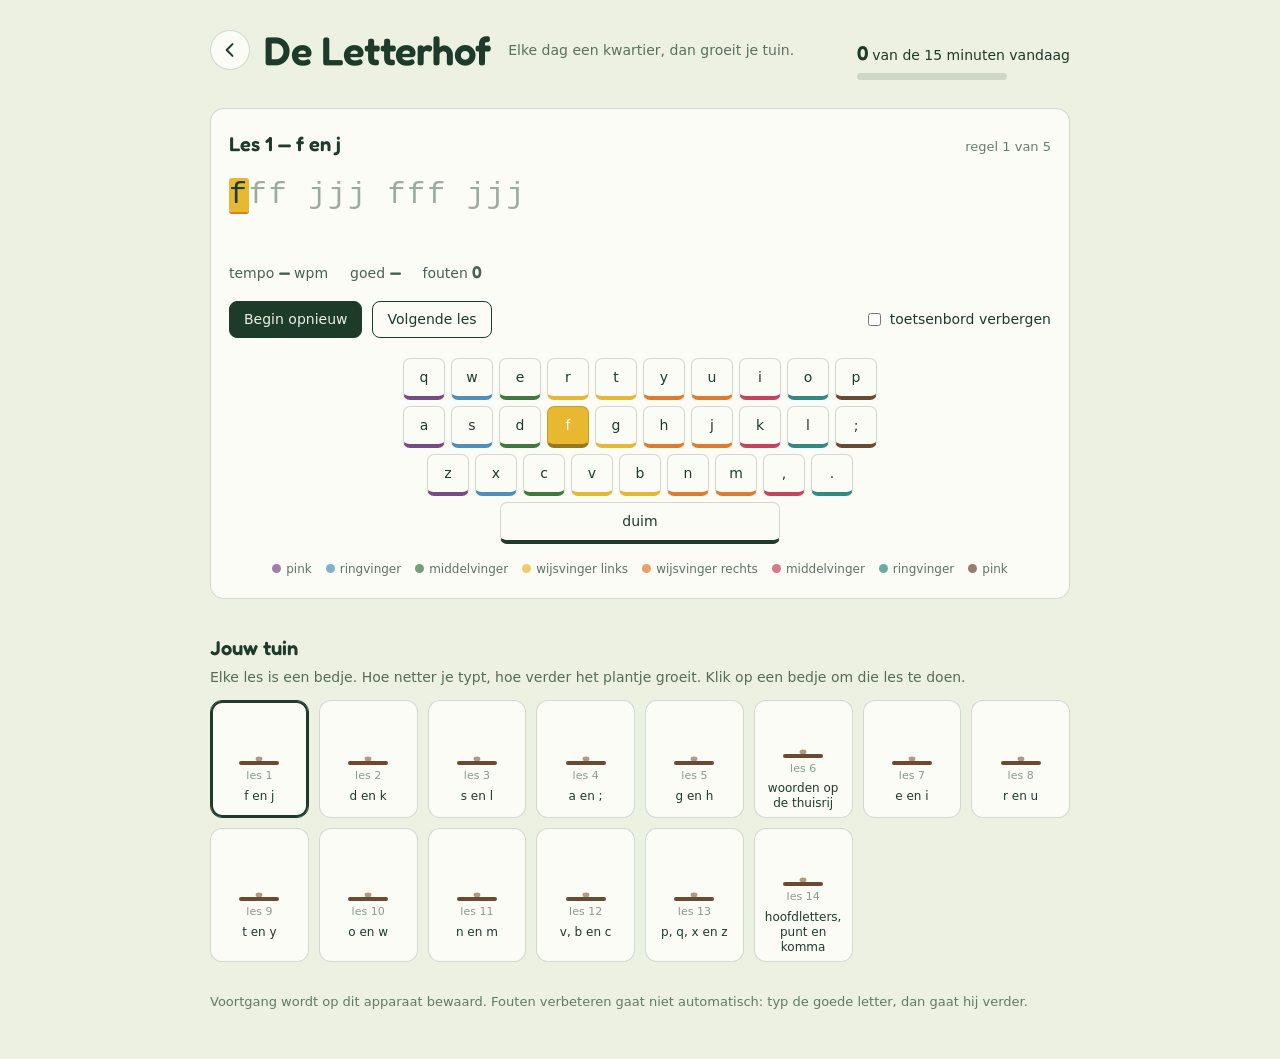
<file: typen/index.html>
<!doctype html>
<html lang="nl">
<meta charset="utf-8">
<meta name="viewport" content="width=device-width, initial-scale=1">
<link rel="icon" href="/favicon.svg" type="image/svg+xml">
<link rel="apple-touch-icon" href="/apple-touch-icon.png">
<title>De Letterhof — blind leren typen</title>
<meta name="description" content="Leer blind typen met De Letterhof: elke dag een korte les, en je tuin groeit mee. Gratis, zonder cookies, tracking of reclame.">
<link rel="canonical" href="https://ik-oefen.nl/typen/">
<meta property="og:type" content="website">
<meta property="og:locale" content="nl_NL">
<meta property="og:site_name" content="Ik oefen">
<meta property="og:title" content="De Letterhof — blind leren typen">
<meta property="og:description" content="Leer blind typen met De Letterhof: elke dag een korte les, en je tuin groeit mee. Gratis, zonder cookies, tracking of reclame.">
<meta property="og:url" content="https://ik-oefen.nl/typen/">
<link rel="stylesheet" href="../fonts/fredoka.css">
<style>
  :root{
    --papier:#ECF1E2;
    --diepgroen:#1E3A28;
    --blad:#3F7A3D;
    --aarde:#6B4A31;
    --radijs:#C8425F;
    --wortel:#E07A2C;
    --zon:#E8B830;
    --lucht:#4C8FBF;
    --aubergine:#7A4A86;
    --boon:#2E8B84;
    --lijn:rgba(30,58,40,.18);
    --kaart:#FBFCF6;
  }
  *{box-sizing:border-box}
  html,body{margin:0}
  body{
    background:var(--papier);
    color:var(--diepgroen);
    font-family:ui-sans-serif,system-ui,-apple-system,"Segoe UI",Roboto,sans-serif;
    font-size:16px;
    line-height:1.5;
    padding:20px 16px 48px;
  }
  .wrap{max-width:860px;margin:0 auto}
  .kop{display:grid;grid-template-columns:auto 1fr;column-gap:14px;align-items:start}
  .kop .terug{margin-top:calc(clamp(28px,6vw,40px) * .75 - 20px)}   /* midden op de regel van de titel */
  /* lage schermhoogte (zelfde grens als de andere spellen): ondertitel naast de titel, scheelt een regel */
  @media (max-height:901px) and (min-width:600px){
    .koptekst{display:flex;flex-wrap:wrap;align-items:center;column-gap:18px}
    .koptekst .ondertitel{flex:1 1 260px;max-width:440px;margin:0}
  }
  .terug{display:grid;place-items:center;width:40px;height:40px;border-radius:50%;color:var(--diepgroen);border:1px solid var(--lijn);background:var(--kaart);text-decoration:none;transition:background .15s,border-color .15s}
  .terug:hover{background:rgba(30,58,40,.08);border-color:var(--diepgroen)}

  header{display:flex;flex-wrap:wrap;gap:12px 20px;align-items:baseline;justify-content:space-between;margin-bottom:22px}
  h1{
    font-family:Fredoka,ui-rounded,system-ui,sans-serif;
    font-weight:600;
    font-size:clamp(28px,6vw,40px);
    letter-spacing:-.01em;
    margin:0;
  }
  .ondertitel{margin:2px 0 0;font-size:14px;opacity:.7}
  .dagteller{font-size:14px;text-align:right;line-height:1.35}
  .dagteller b{font-family:Fredoka,ui-rounded,system-ui,sans-serif;font-size:20px;font-weight:600}
  .balk{width:150px;height:7px;border-radius:4px;background:rgba(30,58,40,.14);margin-top:6px;overflow:hidden}
  .balk i{display:block;height:100%;background:var(--blad);width:0;transition:width .4s ease}

  .kaart{background:var(--kaart);border:1px solid var(--lijn);border-radius:14px;padding:20px 18px}

  .leskop{display:flex;justify-content:space-between;align-items:baseline;gap:12px;margin-bottom:14px}
  .leskop h2{font-family:Fredoka,ui-rounded,system-ui,sans-serif;font-weight:600;font-size:20px;margin:0}
  .leskop span{font-size:13px;opacity:.65}

  #regel{
    font-family:ui-monospace,SFMono-Regular,Menlo,Consolas,monospace;
    font-size:clamp(20px,4.4vw,30px);
    letter-spacing:.06em;
    word-break:break-all;
    min-height:2.4em;
  }
  #regel .goed{color:var(--blad)}
  #regel .nu{background:var(--zon);border-radius:3px;box-shadow:0 2px 0 var(--wortel)}
  #regel .rest{opacity:.42}
  #regel.fout .nu{background:var(--radijs);color:#fff;box-shadow:0 2px 0 #8d2440}
  @media (prefers-reduced-motion:no-preference){
    #regel.fout{animation:wiebel .18s}
  }
  @keyframes wiebel{25%{transform:translateX(-4px)}75%{transform:translateX(4px)}}

  .meters{display:flex;gap:22px;margin-top:14px;font-size:14px;opacity:.8}
  .meters b{font-family:Fredoka,ui-rounded,system-ui,sans-serif;font-size:17px;font-weight:600}

  .knoppen{display:flex;flex-wrap:wrap;gap:10px;align-items:center;margin-top:16px}
  button{
    font:inherit;font-size:14px;cursor:pointer;
    border:1px solid var(--diepgroen);background:transparent;color:var(--diepgroen);
    border-radius:8px;padding:7px 14px;
  }
  button.vol{background:var(--diepgroen);color:var(--papier)}
  button:hover{background:rgba(30,58,40,.08)}
  button.vol:hover{background:#16301f}
  :focus-visible{outline:3px solid var(--wortel);outline-offset:2px}
  label.schakel{font-size:14px;display:flex;align-items:center;gap:6px;cursor:pointer;margin-left:auto}

  /* toetsenbord */
  #bord{margin-top:20px;display:flex;flex-direction:column;gap:6px;align-items:center}
  #bord[hidden]{display:none}
  .rij{display:flex;gap:6px}
  .toets{
    width:clamp(26px,7.4vw,42px);height:clamp(30px,8vw,42px);
    display:flex;align-items:center;justify-content:center;
    background:var(--kaart);border:1px solid var(--lijn);
    border-bottom:4px solid var(--kleur,var(--lijn));
    border-radius:7px;font-size:14px;
  }
  .toets.spatie{width:min(280px,52vw)}
  .toets.aan{background:var(--kleur);color:#fff;border-bottom-color:rgba(0,0,0,.35)}
  .vingerlegenda{display:flex;flex-wrap:wrap;gap:6px 14px;font-size:12px;opacity:.7;margin-top:10px;justify-content:center}
  .vingerlegenda i{display:inline-block;width:9px;height:9px;border-radius:50%;margin-right:5px}

  /* uitslag */
  #uitslag{margin-top:18px;border-top:1px solid var(--lijn);padding-top:16px}
  #uitslag h3{font-family:Fredoka,ui-rounded,system-ui,sans-serif;font-weight:600;font-size:19px;margin:0 0 8px}
  #uitslag p{margin:0 0 10px;font-size:15px}
  #uitslag .lastig{font-family:ui-monospace,monospace;background:var(--papier);border-radius:5px;padding:1px 6px}

  /* tuin */
  h2.tuinkop{font-family:Fredoka,ui-rounded,system-ui,sans-serif;font-weight:600;font-size:20px;margin:34px 0 4px}
  .tuinuitleg{margin:0 0 12px;font-size:14px;opacity:.72}
  #tuin{display:grid;grid-template-columns:repeat(auto-fill,minmax(88px,1fr));gap:10px}
  .bed{
    background:var(--kaart);border:1px solid var(--lijn);border-radius:12px;
    padding:8px 6px 6px;text-align:center;cursor:pointer;font:inherit;
  }
  .bed.actief{border-color:var(--diepgroen);box-shadow:0 0 0 2px var(--diepgroen) inset}
  .bed .naam{display:block;font-size:12px;line-height:1.25;margin-top:4px}
  .bed .nr{display:block;font-size:11px;opacity:.5}
  .bed svg{display:block;margin:0 auto}

  footer{margin-top:30px;font-size:13px;opacity:.65}
  .alleen-groot{display:none}
  @media (max-width:640px){ .alleen-groot{display:block} }
</style>

<div class="wrap">
  <header>
    <div class="kop">
      <a class="terug" href="../" aria-label="Terug naar Ik oefen" title="Terug naar Ik oefen"><svg viewBox="0 0 24 24" width="20" height="20" aria-hidden="true"><path d="M15 5l-7 7 7 7" fill="none" stroke="currentColor" stroke-width="2.4" stroke-linecap="round" stroke-linejoin="round"/></svg></a>
      <div class="koptekst">
        <h1>De Letterhof</h1>
        <p class="ondertitel">Elke dag een kwartier, dan groeit je tuin.</p>
      </div>
    </div>
    <div class="dagteller">
      <b id="minuten">0</b> van de 15 minuten vandaag
      <div class="balk"><i id="dagbalk"></i></div>
      <div id="reeks" style="margin-top:6px"></div>
    </div>
  </header>

  <p class="alleen-groot kaart" style="font-size:14px;margin:0 0 16px">
    Pak er een laptop bij — blind typen leer je met tien vingers op een echt toetsenbord.
  </p>

  <div class="kaart">
    <div class="leskop">
      <h2 id="lestitel">Les 1</h2>
      <span id="voortgang">regel 1 van 5</span>
    </div>

    <div id="regel"></div>

    <div class="meters">
      <div>tempo <b id="wpm">—</b> wpm</div>
      <div>goed <b id="acc">—</b></div>
      <div>fouten <b id="fouten">0</b></div>
    </div>

    <div class="knoppen">
      <button id="opnieuw" class="vol">Begin opnieuw</button>
      <button id="volgende">Volgende les</button>
      <label class="schakel"><input type="checkbox" id="verberg"> toetsenbord verbergen</label>
    </div>

    <div id="bord"></div>

    <div id="uitslag" hidden></div>
  </div>

  <h2 class="tuinkop">Jouw tuin</h2>
  <p class="tuinuitleg">Elke les is een bedje. Hoe netter je typt, hoe verder het plantje groeit. Klik op een bedje om die les te doen.</p>
  <div id="tuin"></div>

  <footer>Voortgang wordt op dit apparaat bewaard. Fouten verbeteren gaat niet automatisch: typ de goede letter, dan gaat hij verder.</footer>
</div>

<script>
(function(){
"use strict";

/* ---------- opslag ---------- */
var BEWAAR = "letterhof-v1";
var data = {lessen:{}, dagen:{}};

async function laad(){
  try{
    if (window.storage){
      var r = await window.storage.get(BEWAAR, false);
      if (r && r.value) data = JSON.parse(r.value);
    } else if (window.localStorage){
      var s = localStorage.getItem(BEWAAR);
      if (s) data = JSON.parse(s);
    }
  }catch(e){ /* nog niets bewaard */ }
  if (!data.lessen) data.lessen = {};
  if (!data.dagen) data.dagen = {};
}
async function bewaar(){
  var s = JSON.stringify(data);
  try{
    if (window.storage) await window.storage.set(BEWAAR, s, false);
    else if (window.localStorage) localStorage.setItem(BEWAAR, s);
  }catch(e){}
}
function vandaag(){
  var d = new Date();
  return d.getFullYear()+"-"+String(d.getMonth()+1).padStart(2,"0")+"-"+String(d.getDate()).padStart(2,"0");
}

/* ---------- vingers ---------- */
var VINGER = {
  q:"aubergine", a:"aubergine", z:"aubergine",
  w:"lucht", s:"lucht", x:"lucht",
  e:"blad", d:"blad", c:"blad",
  r:"zon", f:"zon", v:"zon", t:"zon", g:"zon", b:"zon",
  y:"wortel", h:"wortel", n:"wortel", u:"wortel", j:"wortel", m:"wortel",
  i:"radijs", k:"radijs", ",":"radijs",
  o:"boon", l:"boon", ".":"boon",
  p:"aarde", ";":"aarde", "/":"aarde",
  " ":"diepgroen"
};
function kleur(ch){ return "var(--" + (VINGER[ch] || "lijn") + ")"; }

/* ---------- lessen ---------- */
var L = [
  {nieuw:"fj",  titel:"f en j",            oud:""},
  {nieuw:"dk",  titel:"d en k",            oud:"fj"},
  {nieuw:"sl",  titel:"s en l",            oud:"fjdk"},
  {nieuw:"a;",  titel:"a en ;",            oud:"fjdksl"},
  {nieuw:"gh",  titel:"g en h",            oud:"fjdksla;"},
  {woorden:["als dal das sla","laf half hals gaf","jas kaas glas sjaal","kalf lag afslag dag","sla das als half"], titel:"woorden op de thuisrij"},
  {nieuw:"ei",  titel:"e en i",            oud:"fjdkslagh", woordenExtra:["is ik die dief","lied ijs eik kies","deeg adel hele gelijk"]},
  {nieuw:"ru",  titel:"r en u",            oud:"fjdkslaghei", woordenExtra:["haar raar duur huis","duif huid geur kruid","ruig luier slurf idee"]},
  {nieuw:"ty",  titel:"t en y",            oud:"fjdkslagheiru", woordenExtra:["tijd trui tafel staart","getal gluurt saai","dertig turfde last"]},
  {nieuw:"ow",  titel:"o en w",            oud:"fjdkslagheiruty", woordenExtra:["wortel water sloot","toe wou woud goud","dat was groot werk"]},
  {nieuw:"nm",  titel:"n en m",            oud:"fjdkslagheirutyow", woordenExtra:["maan mier moeder nu","tuinman morgen naam","niemand groeit meteen"]},
  {nieuw:"vbc", titel:"v, b en c",         oud:"fjdkslagheirutyownm", woordenExtra:["boon bloem vaak vers","bietjes cavia club","bij ons in de vijver"]},
  {nieuw:"pqxz",titel:"p, q, x en z",      oud:"fjdkslagheirutyownmvbc", woordenExtra:["plant pot zaad zon","zes plukjes peterselie","quiz export zwaluw"]},
  {woorden:["De zon schijnt op de tuin.","Wij zaaien een rij worteltjes.","Het gras groeit vlug na de regen.","Pak de gieter en geef water.","Morgen plukken wij de eerste boon."], titel:"hoofdletters, punt en komma"}
];

function willekeurig(bron, lengte){
  var s = "";
  for (var i=0;i<lengte;i++) s += bron[Math.floor(Math.random()*bron.length)];
  return s;
}
function groepen(bron, aantal, grootte){
  var uit = [];
  for (var i=0;i<aantal;i++) uit.push(willekeurig(bron, grootte));
  return uit.join(" ");
}
function maakRegels(i){
  var les = L[i];
  if (les.woorden) return les.woorden.slice();
  var n = les.nieuw, alles = les.nieuw + les.oud, r = [];
  var a = "", b = "";
  for (var k=0;k<n.length;k++){ a += n[k]+n[k]+n[k]+" "; b += n[k]+n[(k+1)%n.length]+" "; }
  r.push((a+a).trim());
  r.push((b+b+b).trim());
  r.push(groepen(n, 7, 3));
  r.push(groepen(alles, 7, 3));
  r.push(groepen(alles, 6, 4));
  if (les.woordenExtra) r = r.concat(les.woordenExtra);
  return r;
}

/* ---------- toetsenbord tekenen ---------- */
var RIJEN = [
  ["q","w","e","r","t","y","u","i","o","p"],
  ["a","s","d","f","g","h","j","k","l",";"],
  ["z","x","c","v","b","n","m",",","."]
];
function tekenBord(){
  var bord = document.getElementById("bord");
  bord.innerHTML = "";
  RIJEN.forEach(function(rij){
    var div = document.createElement("div");
    div.className = "rij";
    rij.forEach(function(ch){
      var t = document.createElement("div");
      t.className = "toets";
      t.dataset.toets = ch;
      t.style.setProperty("--kleur", kleur(ch));
      t.textContent = ch;
      div.appendChild(t);
    });
    bord.appendChild(div);
  });
  var r = document.createElement("div");
  r.className = "rij";
  var sp = document.createElement("div");
  sp.className = "toets spatie";
  sp.dataset.toets = " ";
  sp.style.setProperty("--kleur", kleur(" "));
  sp.textContent = "duim";
  r.appendChild(sp);
  bord.appendChild(r);

  var lg = document.createElement("div");
  lg.className = "vingerlegenda";
  [["aubergine","pink"],["lucht","ringvinger"],["blad","middelvinger"],["zon","wijsvinger links"],
   ["wortel","wijsvinger rechts"],["radijs","middelvinger"],["boon","ringvinger"],["aarde","pink"]]
   .forEach(function(p){
     var s = document.createElement("span");
     s.innerHTML = '<i style="background:var(--'+p[0]+')"></i>'+p[1];
     lg.appendChild(s);
   });
  bord.appendChild(lg);
}
function markeer(ch){
  var l = (ch||"").toLowerCase();
  document.querySelectorAll(".toets").forEach(function(t){
    t.classList.toggle("aan", t.dataset.toets === l);
  });
}

/* ---------- plantjes ---------- */
function plant(stap, tint){
  var c = "var(--"+tint+")";
  var g = '<svg viewBox="0 0 40 52" width="40" height="52" aria-hidden="true">';
  g += '<path d="M2 47 H38" stroke="var(--aarde)" stroke-width="4" stroke-linecap="round"/>';
  if (stap === 0){
    g += '<ellipse cx="20" cy="43" rx="3.4" ry="2.4" fill="var(--aarde)" opacity=".55"/>';
  } else {
    var top = stap === 1 ? 32 : (stap === 2 ? 22 : 15);
    g += '<path d="M20 45 V'+top+'" stroke="var(--blad)" stroke-width="2.6" stroke-linecap="round"/>';
    g += '<path d="M20 38 C13 37 11 32 12 29 C17 29 20 33 20 38Z" fill="var(--blad)"/>';
    g += '<path d="M20 35 C27 34 29 29 28 26 C23 26 20 30 20 35Z" fill="var(--blad)" opacity=".85"/>';
    if (stap >= 2) g += '<path d="M20 28 C13 27 11 22 12 19 C17 19 20 23 20 28Z" fill="var(--blad)" opacity=".7"/>';
    if (stap >= 3){
      g += '<circle cx="20" cy="11" r="6" fill="'+c+'"/>';
      g += '<circle cx="20" cy="11" r="2.2" fill="var(--zon)"/>';
    }
  }
  return g + "</svg>";
}
var TINTEN = ["radijs","wortel","zon","lucht","aubergine","boon","blad","radijs","wortel","zon","lucht","aubergine","boon","radijs"];

/* ---------- toestand ---------- */
var lesIndex = 0, regels = [], regelNr = 0, positie = 0;
var start = null, aanslagen = 0, goed = 0, foutenTotaal = 0, foutPerToets = {};
var laatsteTik = null;

function toon(){
  var doel = regels[regelNr] || "";
  var el = document.getElementById("regel");
  var h = "";
  for (var i=0;i<doel.length;i++){
    var ch = doel[i] === " " ? "&nbsp;" : doel[i].replace("&","&amp;").replace("<","&lt;");
    if (i < positie) h += '<span class="goed">'+ch+'</span>';
    else if (i === positie) h += '<span class="nu">'+ch+'</span>';
    else h += '<span class="rest">'+ch+'</span>';
  }
  el.innerHTML = h;
  document.getElementById("voortgang").textContent = "regel "+(regelNr+1)+" van "+regels.length;
  markeer(doel[positie]);
  meters();
}
function meters(){
  var min = start ? (Date.now()-start)/60000 : 0;
  document.getElementById("wpm").textContent = (min > 0.08) ? Math.round((goed/5)/min) : "—";
  document.getElementById("acc").textContent = aanslagen ? Math.round(goed/aanslagen*100)+"%" : "—";
  document.getElementById("fouten").textContent = foutenTotaal;
}
function startLes(i){
  lesIndex = i;
  regels = maakRegels(i);
  regelNr = 0; positie = 0;
  start = null; aanslagen = 0; goed = 0; foutenTotaal = 0; foutPerToets = {};
  document.getElementById("lestitel").textContent = "Les "+(i+1)+" — "+L[i].titel;
  document.getElementById("uitslag").hidden = true;
  toon();
  tekenTuin();
}

function tel(){
  var nu = Date.now();
  if (laatsteTik){
    var d = Math.min((nu-laatsteTik)/1000, 5);
    var dag = vandaag();
    data.dagen[dag] = (data.dagen[dag]||0) + d;
  }
  laatsteTik = nu;
  tekenDag();
}

function klaar(){
  var min = (Date.now()-start)/60000;
  var wpm = Math.min(200, Math.round((goed/5)/Math.max(min,0.02)));
  var acc = Math.round(goed/aanslagen*100);
  var stap = 1;
  if (acc >= 90) stap = 2;
  if (acc >= 95 && wpm >= 15) stap = 3;
  var oud = data.lessen[lesIndex] || {stap:0};
  data.lessen[lesIndex] = {stap:Math.max(oud.stap||0, stap), wpm:Math.max(oud.wpm||0, wpm), acc:Math.max(oud.acc||0, acc)};
  bewaar();

  var lastig = Object.keys(foutPerToets).sort(function(a,b){return foutPerToets[b]-foutPerToets[a];}).slice(0,3);
  var u = document.getElementById("uitslag");
  var t = "<h3>Les "+(lesIndex+1)+" af</h3>";
  t += "<p>"+wpm+" woorden per minuut, "+acc+"% goed getypt.</p>";
  if (lastig.length && foutenTotaal > 2){
    t += "<p>Deze toetsen gingen het vaakst mis: " + lastig.map(function(k){
      return '<span class="lastig">'+(k===" "?"spatie":k)+'</span>';
    }).join(" ") + ". Kijk even welke vinger daarbij hoort.</p>";
  } else if (foutenTotaal === 0){
    t += "<p>Geen enkele fout. Netjes.</p>";
  }
  if (stap < 3) t += "<p>Doe de les nog eens voor een groter plantje: vanaf 95% goed en 15 wpm gaat hij bloeien.</p>";
  u.innerHTML = t;
  u.hidden = false;
  tekenTuin();
  tekenDag();
}

document.addEventListener("keydown", function(e){
  if (e.metaKey || e.ctrlKey || e.altKey) return;
  var doel = regels[regelNr];
  if (!doel || regelNr >= regels.length) return;
  if (e.key === "Tab") return;

  if (e.key === "Backspace"){
    e.preventDefault();
    if (positie > 0){ positie--; toon(); }
    return;
  }
  if (e.key.length !== 1) return;
  e.preventDefault();

  if (!start) start = Date.now();
  tel();
  aanslagen++;
  var el = document.getElementById("regel");

  if (e.key === doel[positie]){
    goed++; positie++;
    el.classList.remove("fout");
    if (positie >= doel.length){
      if (regelNr + 1 >= regels.length){ markeer(null); klaar(); return; }
      regelNr++;
      positie = 0;
    }
    toon();
  } else {
    foutenTotaal++;
    var k = doel[positie];
    foutPerToets[k] = (foutPerToets[k]||0)+1;
    el.classList.remove("fout");
    void el.offsetWidth;
    el.classList.add("fout");
    meters();
  }
});

/* ---------- tuin en dagteller ---------- */
function tekenTuin(){
  var t = document.getElementById("tuin");
  t.innerHTML = "";
  L.forEach(function(les, i){
    var v = data.lessen[i] || {stap:0};
    var b = document.createElement("button");
    b.className = "bed" + (i === lesIndex ? " actief" : "");
    b.innerHTML = plant(v.stap, TINTEN[i]) + '<span class="nr">les '+(i+1)+'</span><span class="naam">'+les.titel+"</span>";
    b.addEventListener("click", function(){ startLes(i); window.scrollTo({top:0,behavior:"smooth"}); });
    t.appendChild(b);
  });
}
function reeksTel(){
  var n = 0, d = new Date();
  for (var i=0;i<400;i++){
    var s = d.getFullYear()+"-"+String(d.getMonth()+1).padStart(2,"0")+"-"+String(d.getDate()).padStart(2,"0");
    if ((data.dagen[s]||0) >= 600) n++;
    else if (i > 0) break;
    d.setDate(d.getDate()-1);
  }
  return n;
}
function tekenDag(){
  var sec = data.dagen[vandaag()] || 0;
  var min = Math.floor(sec/60);
  document.getElementById("minuten").textContent = min;
  document.getElementById("dagbalk").style.width = Math.min(100, sec/900*100) + "%";
  var r = reeksTel();
  document.getElementById("reeks").textContent = r >= 2 ? r + " dagen op rij" : (min >= 10 ? "vandaag geplant" : "");
}

/* ---------- knoppen ---------- */
document.getElementById("opnieuw").addEventListener("click", function(){ startLes(lesIndex); this.blur(); });
document.getElementById("volgende").addEventListener("click", function(){ startLes(Math.min(lesIndex+1, L.length-1)); this.blur(); });
document.getElementById("verberg").addEventListener("change", function(){
  document.getElementById("bord").hidden = this.checked;
});
setInterval(function(){ if (start) bewaar(); }, 20000);
window.addEventListener("beforeunload", bewaar);

/* ---------- opstarten ---------- */
(async function(){
  await laad();
  tekenBord();
  var eerste = 0;
  for (var i=0;i<L.length;i++){ if (!data.lessen[i]){ eerste = i; break; } }
  startLes(eerste);
  tekenDag();
})();

})();
</script>
</file>
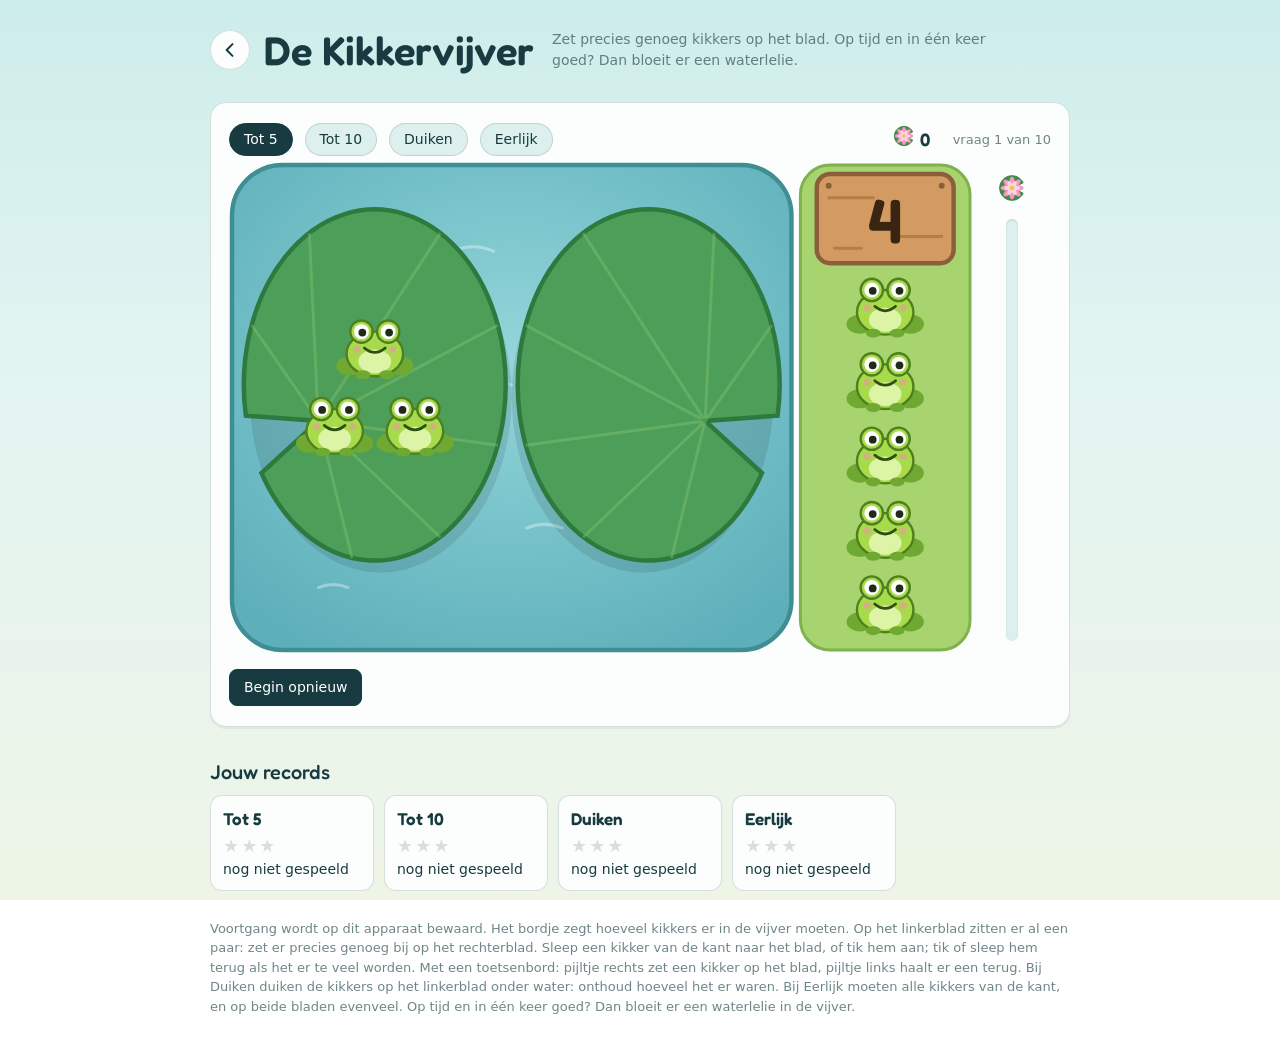
<file: verdelen/index.html>
<!doctype html>
<html lang="nl">
<meta charset="utf-8">
<meta name="viewport" content="width=device-width, initial-scale=1">
<link rel="icon" href="/favicon.svg" type="image/svg+xml">
<link rel="apple-touch-icon" href="/apple-touch-icon.png">
<title>De Kikkervijver — aanvullen tot het getal</title>
<meta name="description" content="Oefen splitsen en aanvullen in De Kikkervijver: zet precies genoeg kikkers op het lelieblad. Tot 5, tot 10, onthouden en eerlijk delen. Gratis, zonder cookies, tracking of reclame.">
<link rel="canonical" href="https://ik-oefen.nl/verdelen/">
<meta property="og:type" content="website">
<meta property="og:locale" content="nl_NL">
<meta property="og:site_name" content="Ik oefen">
<meta property="og:title" content="De Kikkervijver — aanvullen en splitsen oefenen">
<meta property="og:description" content="Oefen splitsen en aanvullen in De Kikkervijver: zet precies genoeg kikkers op het lelieblad. Tot 5, tot 10, onthouden en eerlijk delen. Gratis, zonder cookies, tracking of reclame.">
<meta property="og:url" content="https://ik-oefen.nl/verdelen/">
<link rel="stylesheet" href="../fonts/fredoka.css">
<style>
  :root{
    --papier:#E2F4F2;
    --kaart:#FCFEFD;
    --kaart2:#DDF0EE;
    --tekst:#173B40;
    --zacht:rgba(23,59,64,.62);
    --lijn:rgba(23,59,64,.16);
    --blad:#4C9E58;
    --bladrand:#2E7A3E;
    --goed:#2F9E5B;
    --rood:#D9484F;
    --geel:#F2B632;
  }
  *{box-sizing:border-box}
  html,body{margin:0}
  body{
    background:linear-gradient(#CDEDEA, var(--papier) 40%, #EEF5E6);
    background-attachment:fixed;
    color:var(--tekst);
    font-family:ui-sans-serif,system-ui,-apple-system,"Segoe UI",Roboto,sans-serif;
    font-size:16px;line-height:1.5;padding:20px 16px 48px;min-height:100vh;
  }
  .wrap{max-width:860px;margin:0 auto}
  header{display:flex;flex-wrap:wrap;gap:12px 20px;align-items:baseline;justify-content:space-between;margin-bottom:22px}
  .kop{display:grid;grid-template-columns:auto 1fr;column-gap:14px;align-items:start}
  .kop .terug{margin-top:calc(clamp(28px,6vw,40px) * .75 - 20px)}   /* midden op de regel van de titel */
  /* lage schermhoogte (zelfde grens als De Klokkentoren): ondertitel naast de titel, scheelt een regel */
  @media (max-height:901px) and (min-width:600px){
    .koptekst{display:flex;flex-wrap:wrap;align-items:center;column-gap:18px}
    .koptekst .ondertitel{flex:1 1 260px;max-width:440px;margin:0}
  }
  .terug{display:grid;place-items:center;width:40px;height:40px;border-radius:50%;color:var(--tekst);border:1px solid var(--lijn);background:var(--kaart);text-decoration:none;transition:background .15s,border-color .15s}
  .terug:hover{background:var(--kaart2);border-color:var(--tekst)}
  h1{font-family:Fredoka,ui-rounded,system-ui,sans-serif;font-weight:600;font-size:clamp(28px,6vw,40px);margin:0}
  .ondertitel{margin:2px 0 0;font-size:14px;color:var(--zacht)}

  .kaart{background:var(--kaart);border:1px solid var(--lijn);border-radius:16px;padding:20px 18px;box-shadow:0 2px 0 rgba(23,59,64,.06)}
  /* één rij: niveauknoppen links, lelies en voortgang rechts (past het niet, dan zakken die eronder) */
  .leskop{display:flex;flex-wrap:wrap;align-items:center;gap:8px 12px;margin-bottom:6px}
  .leskop .rechts{display:flex;align-items:center;gap:14px;margin-left:auto;font-size:13px;color:var(--zacht);white-space:nowrap}
  .teller{display:inline-flex;align-items:center;gap:5px;font-family:Fredoka,ui-rounded,sans-serif;font-size:18px;font-weight:600;color:var(--tekst)}
  .teller svg{width:22px;height:22px}
  .teller.bump{animation:pop .45s}
  .teller .reeks{font-size:15px;color:#D9581E;margin-left:4px}

  .niveaus{display:contents}   /* knoppen doen mee in de rij van .leskop */
  .niveaus button{font:inherit;font-size:14px;cursor:pointer;border:1px solid var(--lijn);background:var(--kaart2);color:var(--tekst);border-radius:20px;padding:5px 14px}
  .niveaus button.aan{background:var(--tekst);color:#fff;border-color:var(--tekst)}

  /* ---------- de vijver met de oever eronder (één tekening, zodat slepen overal hetzelfde werkt) ---------- */
  /* zo groot als in de hoogte past, zodat de balk eronder in beeld blijft; op een telefoon zo breed als kan */
  .vijver{display:block;width:clamp(260px, (100svh - 330px) * .905, 600px);max-width:100%;height:auto;margin:6px auto 0;
    overflow:visible;touch-action:none;user-select:none;-webkit-user-select:none;-webkit-touch-callout:none;-webkit-tap-highlight-color:transparent}
  .vijver:focus{outline:none}
  .vijver:focus-visible .waterrand{stroke:#5B8DEF;stroke-width:5}
  .blad path.vlak{fill:var(--blad);stroke:var(--bladrand);stroke-width:3;transition:fill .2s,stroke .2s}
  .blad.doel path.vlak{fill:#62B96B;stroke:#F2D04A;stroke-width:6}
  .oever .gras{transition:fill .2s,stroke .2s}
  .oever.doel .gras{fill:#BDE38A;stroke:#F2D04A;stroke-width:5}
  .bordgetal{font-family:Fredoka,ui-rounded,sans-serif;font-weight:600;font-size:42px;fill:#3A2412;text-anchor:middle;dominant-baseline:central}
  .bordgetal.sterren{font-size:24px;letter-spacing:1px}
  .kikker{cursor:grab;transition:transform .35s cubic-bezier(.3,.7,.3,1)}
  .kikker.blijft{cursor:default}
  .kikker.sleep{cursor:grabbing;transition:none}
  .kikker.sleep .lijf{transform:scale(1.12)}
  #kikkers.vast .kikker{transition:none}
  .lijf{transition:transform .15s,opacity .5s}
  .kikker .grijp{fill:transparent}
  /* duiken: de kikker zakt weg, er blijven kringen en belletjes in het water */
  .kikker.onder .lijf{opacity:0;transform:translateY(14px) scale(.55);transition:transform .6s,opacity .6s}
  .rimpel{opacity:0;transition:opacity .4s;fill:none;stroke:#fff;stroke-width:2}
  .rimpel circle{fill:#fff;stroke:none;opacity:.8}
  .kikker.onder .rimpel{opacity:.85}
  @media (prefers-reduced-motion:no-preference){
    .kikker.spring .lijf{animation:spring .35s ease-out}
    .kikker.kwaak .lijf{animation:spring .4s ease-out 2}
    .kikker.nieuw .lijf{animation:nieuw .4s cubic-bezier(.2,.9,.3,1.3) both}
    .kikker.mis .lijf,.blad.mis .wiebelvlak{animation:wiebel .25s 2}
    .kikker.onder .rimpel ellipse{animation:kring 1.8s ease-out infinite;transform-box:fill-box;transform-origin:center}
    .kikker.onder .rimpel ellipse+ellipse{animation-delay:-.9s}
    .kikker.onder .rimpel circle{animation:bel 1.6s ease-in infinite}
    .bloei{animation:bloei .7s cubic-bezier(.2,.9,.3,1.3) both}
  }
  @keyframes spring{0%{transform:translateY(0)}45%{transform:translateY(-18px) scale(1.06)}100%{transform:translateY(0)}}
  @keyframes nieuw{0%{transform:translateY(20px) scale(.3);opacity:0}100%{transform:none;opacity:1}}
  @keyframes kring{0%{transform:scale(.5);opacity:1}100%{transform:scale(1.25);opacity:0}}
  @keyframes bel{0%{transform:translateY(0);opacity:.9}100%{transform:translateY(-12px);opacity:0}}
  @keyframes bloei{0%{transform:scale(0) rotate(-40deg);opacity:0}100%{transform:none;opacity:1}}
  .totaal text{font-family:Fredoka,ui-rounded,sans-serif;font-weight:600;font-size:16px;fill:var(--tekst)}

  #hint{text-align:center;min-height:1.8em;font-family:Fredoka,ui-rounded,sans-serif;font-weight:600;font-size:18px;margin:8px 0 0}

  /* tijdbalk: op tijd en in één keer goed = een waterlelie */
  #balk{display:flex;align-items:center;gap:10px;max-width:340px;margin:2px auto 0;height:34px}
  #balk svg{width:28px;height:28px;flex:none;transition:filter .3s,opacity .3s}
  #balk .spoor{flex:1;height:12px;border-radius:6px;background:var(--kaart2);overflow:hidden;box-shadow:inset 0 1px 2px rgba(0,0,0,.12)}
  /* het script zet --vul (100% → 0%); liggend krimpt de breedte, staand de hoogte */
  #balk .spoor i{display:block;height:100%;width:var(--vul,100%);border-radius:6px;background:linear-gradient(90deg,#F17FAA,#FBC4DA)}
  #balk.weg svg{filter:grayscale(1);opacity:.4}
  #balk.klaar{visibility:hidden}
  #balk.verdiend svg{animation:pop .5s}

  /* laag scherm (≥600px breed): vijver links, de balk staand ernaast, lof daar rechts van */
  @media (max-height:901px) and (min-width:600px){
    .speelveld{display:grid;grid-template-columns:auto auto minmax(0,1fr);column-gap:22px;align-items:center;
      grid-template-areas:"vijver balk hint"}
    .speelveld .vijver{grid-area:vijver;width:clamp(340px, min((100svh - 262px) * 1.515, 100vw - 330px), 780px);margin:0}
    .speelveld #hint{grid-area:hint;text-align:left;margin:0}
    .speelveld #balk{grid-area:balk;flex-direction:column;align-self:stretch;width:34px;height:auto;max-width:none;margin:0;padding:12px 0}
    .speelveld #balk .spoor{flex:1;width:12px;height:auto;display:flex;flex-direction:column;justify-content:flex-end}
    .speelveld #balk .spoor i{width:100%;height:var(--vul,100%);background:linear-gradient(0deg,#F17FAA,#FBC4DA)}
  }

  @media (prefers-reduced-motion:reduce){ .teller.bump,#balk.verdiend svg,.kikker .lijf,.blad.mis .wiebelvlak,.bloei{animation:none} .kikker{transition:none} }
  @keyframes wiebel{25%{transform:translateX(-8px)}75%{transform:translateX(8px)}}
  @keyframes pop{0%{transform:scale(1)}40%{transform:scale(1.4) rotate(-10deg)}100%{transform:scale(1)}}

  .knoppen[hidden]{display:none}
  .knoppen{display:flex;flex-wrap:wrap;gap:10px;align-items:center;margin-top:16px}
  .knoppen button{font:inherit;font-size:14px;cursor:pointer;border:1px solid var(--tekst);background:var(--tekst);color:#fff;border-radius:8px;padding:7px 14px}
  :focus-visible{outline:3px solid #5B8DEF;outline-offset:2px}

  #uitslag{margin-top:18px;border-top:1px solid var(--lijn);padding-top:16px}
  #uitslag h3{font-family:Fredoka,ui-rounded,sans-serif;font-weight:500;font-size:20px;margin:0 0 8px}
  #uitslag p{margin:0 0 10px;font-size:15px}
  #uitslag .sterren{color:var(--geel);font-size:26px;letter-spacing:3px}
  #uitslag .sterren i{font-style:normal;color:var(--lijn)}
  #uitslag button{font:inherit;font-size:15px;cursor:pointer;border-radius:8px;padding:7px 14px;margin:4px 8px 0 0;border:1px solid var(--tekst);background:var(--kaart);color:var(--tekst)}
  #uitslag button.hoofd{background:var(--tekst);color:#fff}

  h2.recordkop{font-family:Fredoka,ui-rounded,sans-serif;font-weight:500;font-size:20px;margin:30px 0 8px}
  #records{display:grid;grid-template-columns:repeat(auto-fill,minmax(150px,1fr));gap:10px}
  .record{background:var(--kaart);border:1px solid var(--lijn);border-radius:12px;padding:10px 12px;font-size:14px}
  .record b{display:block;font-family:Fredoka,ui-rounded,sans-serif;font-size:17px;font-weight:600}
  .record .sterren{color:var(--geel);font-size:18px;letter-spacing:2px}
  .record .sterren i{font-style:normal;color:var(--lijn)}
  .record svg{width:18px;height:18px;vertical-align:-4px}

  footer{margin-top:28px;font-size:13px;color:var(--zacht)}
</style>

<div class="wrap">
  <header>
    <div class="kop">
      <a class="terug" href="../" aria-label="Terug naar Ik oefen" title="Terug naar Ik oefen"><svg viewBox="0 0 24 24" width="20" height="20" aria-hidden="true"><path d="M15 5l-7 7 7 7" fill="none" stroke="currentColor" stroke-width="2.4" stroke-linecap="round" stroke-linejoin="round"/></svg></a>
      <div class="koptekst">
        <h1>De Kikkervijver</h1>
        <p class="ondertitel">Zet precies genoeg kikkers op het blad. Op tijd en in één keer goed? Dan bloeit er een waterlelie.</p>
      </div>
    </div>
  </header>

  <div class="kaart">
    <div class="leskop">
      <div class="niveaus" id="niveaus"></div>
      <div class="rechts">
        <span class="teller" id="teller" title="waterlelies deze ronde"><span id="tellerlelie"></span><b id="lelies">0</b><span class="reeks" id="reeks"></span></span>
        <span id="voortgang">vraag 1 van 10</span>
      </div>
    </div>

    <div class="speelveld" id="speelveld">
      <svg class="vijver" id="vijver" viewBox="0 0 380 420" tabindex="0" role="img" aria-label="vijver met kikkers">
        <defs>
          <radialGradient id="waterkleur" cx="50%" cy="40%" r="70%">
            <stop offset="0" stop-color="#93D6DA"/><stop offset="1" stop-color="#5DAFBA"/>
          </radialGradient>
          <!-- een kikker, van voren gezien; middelpunt 0,0 -->
          <g id="kikkerbeeld">
            <ellipse cx="-17" cy="13" rx="9" ry="6.5" fill="#6FA932"/>
            <ellipse cx="17" cy="13" rx="9" ry="6.5" fill="#6FA932"/>
            <ellipse cx="0" cy="5" rx="19" ry="15" fill="#A8DB4C" stroke="#4F7F1E" stroke-width="1.6"/>
            <ellipse cx="0" cy="10" rx="11" ry="8" fill="#DDF3A6"/>
            <circle cx="-9" cy="-10" r="7.5" fill="#A8DB4C" stroke="#4F7F1E" stroke-width="1.6"/>
            <circle cx="9" cy="-10" r="7.5" fill="#A8DB4C" stroke="#4F7F1E" stroke-width="1.6"/>
            <circle cx="-9" cy="-10" r="5" fill="#fff"/>
            <circle cx="9" cy="-10" r="5" fill="#fff"/>
            <circle cx="-8.4" cy="-9.4" r="2.6" fill="#1D2B17"/>
            <circle cx="9.6" cy="-9.4" r="2.6" fill="#1D2B17"/>
            <circle cx="-12" cy="2" r="2.4" fill="#F28FA8" opacity=".55"/>
            <circle cx="12" cy="2" r="2.4" fill="#F28FA8" opacity=".55"/>
            <path d="M-7 1 Q0 7 7 1" fill="none" stroke="#2F4F12" stroke-width="1.8" stroke-linecap="round"/>
            <ellipse cx="-8" cy="19" rx="5" ry="3" fill="#6FA932"/>
            <ellipse cx="8" cy="19" rx="5" ry="3" fill="#6FA932"/>
          </g>
        </defs>
        <!-- de vijver -->
        <rect class="waterrand" id="waterrand" x="2" y="2" width="376" height="296" rx="34" fill="url(#waterkleur)" stroke="#3E8E93" stroke-width="3"/>
        <g fill="none" stroke="#fff" stroke-width="2" stroke-linecap="round" opacity=".35">
          <path d="M150 60 q14 -6 28 0"/><path d="M200 246 q12 -5 24 0"/><path d="M178 150 q6 -3 12 0"/><path d="M60 286 q10 -4 20 0"/>
        </g>
        <g id="leliegroep"></g>
        <g class="blad" id="blad0" transform="translate(98 150)"></g>
        <g class="blad" id="blad1" transform="translate(282 150) scale(-1 1)"></g>
        <!-- de oever met gras, en het bordje met het getal -->
        <g class="oever" id="oever">
          <rect class="gras" id="gras" x="2" y="304" width="376" height="114" rx="20" fill="#A7D46F" stroke="#7FB24E" stroke-width="2"/>
          <g id="graspluk" fill="none" stroke="#6E9E3E" stroke-width="2" stroke-linecap="round" opacity=".6">
            <path d="M118 414 l-4 -12 M122 414 l0 -14 M126 414 l4 -11"/><path d="M250 415 l-3 -10 M254 415 l1 -12 M258 415 l4 -9"/>
            <path d="M360 412 l-3 -11 M364 412 l1 -13 M368 412 l4 -10"/><path d="M20 412 l-2 -10 M24 412 l1 -12"/>
          </g>
        </g>
        <g id="bord" aria-hidden="true">
          <rect id="paal" x="52" y="360" width="12" height="54" rx="3" fill="#8B5E3C"/>
          <rect x="12" y="310" width="92" height="60" rx="9" fill="#D39A62" stroke="#8B5E3C" stroke-width="3"/>
          <path d="M20 326 h30 M64 352 h32 M24 360 h18" stroke="#B57D47" stroke-width="2" stroke-linecap="round" fill="none"/>
          <circle cx="20" cy="318" r="2" fill="#8B5E3C"/><circle cx="96" cy="318" r="2" fill="#8B5E3C"/>
          <text class="bordgetal" id="bordgetal" x="58" y="341"></text>
        </g>
        <g id="terugblik"></g>
        <g id="kikkers"></g>
        <g class="totaal" id="totaal"></g>
      </svg>

      <p id="hint" aria-live="polite"></p>
      <div id="balk"><span id="balklelie"></span><div class="spoor" title="Op tijd en in één keer goed = een waterlelie"><i id="vulling"></i></div></div>
    </div>

    <div class="knoppen" id="knoppen"><button id="opnieuw">Begin opnieuw</button></div>
    <div id="uitslag" hidden></div>
  </div>

  <h2 class="recordkop">Jouw records</h2>
  <div id="records"></div>

  <footer>Voortgang wordt op dit apparaat bewaard. Het bordje zegt hoeveel kikkers er in de vijver moeten. Op het linkerblad zitten er al een paar: zet er precies genoeg bij op het rechterblad. Sleep een kikker van de kant naar het blad, of tik hem aan; tik of sleep hem terug als het er te veel worden. Met een toetsenbord: pijltje rechts zet een kikker op het blad, pijltje links haalt er een terug. Bij Duiken duiken de kikkers op het linkerblad onder water: onthoud hoeveel het er waren. Bij Eerlijk moeten alle kikkers van de kant, en op beide bladen evenveel. Op tijd en in één keer goed? Dan bloeit er een waterlelie in de vijver.</footer>
</div>

<script>
(function(){
"use strict";

var BEWAAR = "kikkervijver-v1";
var RONDE = 10;
var WACHT = 12000;   // tijd voor een lelie (plus een beetje per kikker)
var PAUZE = 900;     // zo lang moet het kloppen voordat het telt
var DUIK = 2000;     // bij Duiken: na zoveel tijd gaan de kikkers onder water
var NIVEAUS = [
  {titel:"Tot 5",   van:2, tot:5},
  {titel:"Tot 10",  van:4, tot:10},
  {titel:"Duiken",  van:4, tot:10, duik:true},
  {titel:"Eerlijk", eerlijk:true}
];
// kleuren van de waterlelies: [buitenste blaadjes, binnenste blaadjes]
var KLEUREN = [["#F59AC0","#FDD3E5"],["#FFFFFF","#FFF0C9"],["#C9A3F0","#EEDFFC"],["#FFAE88","#FFE0CF"],["#F2759F","#FFC2D6"]];

// de tekening (viewBox 380×420): vijver tot y=300 met twee bladen, daaronder de oever.
// Op een laag, breed scherm (zij) is het 500×330: de oever staat dan als strook rechts naast de vijver.
var MIDDEN = 190, BLAD_X = [98, 282], BLAD_Y = 150, STAP_X = 54, STAP_Y = 52, OEVER_Y = 302, OEVER_X = 382;
var BREED, HOOG, zij = false;
var ZIJ = window.matchMedia ? window.matchMedia("(max-height:901px) and (min-width:600px)") : null;
var LINKS = 0, RECHTS = 1, OEVER = 2;
// hoe de kikkers op een blad zitten: aantal per rij, zodat ze makkelijk te tellen zijn
var RIJEN = [[], [1], [2], [1,2], [2,2], [2,1,2], [3,3], [2,3,2], [2,2,2,2], [2,3,2,2], [2,3,3,2]];
// plekken voor waterlelies rond de bladeren (de nieuwste vijf worden getekend)
var LELIEPLEK = [[26,28],[354,272],[354,28],[26,272],[190,24]];

var data = {records:{}, niveau:0, vijver:[], totaal:0};
function laad(){
  try{ var s = localStorage.getItem(BEWAAR); if (s) data = JSON.parse(s); }catch(e){}
  if (!data || typeof data !== "object") data = {};
  if (!data.records) data.records = {};
  if (!Array.isArray(data.vijver)) data.vijver = [];
  if (typeof data.totaal !== "number") data.totaal = data.vijver.length;
  if (typeof data.niveau !== "number" || !NIVEAUS[data.niveau]) data.niveau = 0;
  delete data.gevonden;   // van een oudere versie
}
function bewaar(){ try{ localStorage.setItem(BEWAAR, JSON.stringify(data)); }catch(e){} }

function tussen(a, b){ return a + Math.floor(Math.random()*(b-a+1)); }
function schud(a){ for (var i=a.length-1;i>0;i--){ var j=Math.floor(Math.random()*(i+1)), t=a[i]; a[i]=a[j]; a[j]=t; } return a; }
function laatste(a){ return a.length ? a[a.length-1] : null; }
// de kikker op het achterste plekje van de kant
function achteraan(){ var a = plaatsen[OEVER].slice().sort(function(x, y){ return x.vak - y.vak; }); return laatste(a); }
function $(id){ return document.getElementById(id); }
var NS = "http://www.w3.org/2000/svg";
function el(naam, attr, ouder){
  var e = document.createElementNS(NS, naam);
  for (var k in attr) e.setAttribute(k, attr[k]);
  if (ouder) ouder.appendChild(e);
  return e;
}
function eerlijk(){ return !!NIVEAUS[data.niveau].eerlijk; }
function duiken(){ return !!NIVEAUS[data.niveau].duik; }

/* ---------- tekeningen ---------- */
// een waterlelie op een klein blad, middelpunt 0,0 (eigen tekening, geen emoji)
function lelieTekening(k){
  var c = KLEUREN[k % KLEUREN.length], s = '<path d="M0 0 L13.6 -6.3 A15 15 0 1 0 13.6 6.3 Z" fill="#3E8F4C" stroke="#2E7A3E" stroke-width="1"/>';
  for (var i=0;i<8;i++) s += '<ellipse cx="0" cy="-7" rx="3.4" ry="7" fill="' + c[0] + '" stroke="rgba(0,0,0,.12)" stroke-width=".5" transform="rotate(' + (i*45) + ')"/>';
  for (var j=0;j<6;j++) s += '<ellipse cx="0" cy="-4.6" rx="2.6" ry="5" fill="' + c[1] + '" transform="rotate(' + (j*60+30) + ')"/>';
  return s + '<circle r="2.8" fill="#F5C342"/>';
}
function lelie(k){ return '<svg viewBox="-17 -17 34 34" aria-hidden="true">' + lelieTekening(k) + "</svg>"; }

// een lelieblad met een inkeping naar buiten en nerven
function tekenBladeren(){
  var punt = function(g){ var a = g * Math.PI/180; return (88*Math.cos(a)).toFixed(1) + " " + (118*Math.sin(a)).toFixed(1); };
  var d = "M-38 24 L" + punt(150) + " A88 118 0 1 0 " + punt(170) + " Z";
  var nerven = "";
  [-60, -20, 20, 60, 100, 200, 240].forEach(function(g){ nerven += "M-38 24 L" + punt(g) + " "; });
  for (var b=0;b<2;b++){
    $("blad"+b).innerHTML = '<g class="wiebelvlak"><ellipse cx="4" cy="8" rx="88" ry="118" fill="#000" opacity=".1"/>'
      + '<path class="vlak" d="' + d + '"/>'
      + '<path d="' + nerven + '" fill="none" stroke="#8CCB7A" stroke-width="2" opacity=".35"/></g>';
  }
}

/* ---------- vragen maken ---------- */
// N = hoeveel er in de vijver moeten, k = hoeveel er al op het linkerblad zitten.
// Op de kant zitten er altijd 5; pak je er een, dan springt er een nieuwe bij. Zo kun je te veel pakken.
function maakVraag(N, k){
  var v = {N:N, k:k};
  if (eerlijk()){ v.k = 0; v.nodig = N; }
  else v.nodig = N - k;
  v.wacht = WACHT + Math.max(0, v.nodig - 4) * 1000;
  return v;
}
function maakRonde(){
  var n = NIVEAUS[data.niveau], lijst = [], gebruikt = {}, vorigeN = 0, i;
  if (n.eerlijk){
    // even aantallen 4 tot 10, de eerste is 4; nooit twee keer hetzelfde achter elkaar
    var rij = schud([6,8,10,4,6,8,10,6,8]);
    for (var p=0;p<30;p++){ var ok = true; for (i=1;i<rij.length;i++) if (rij[i] === rij[i-1]) ok = false; if (ok && rij[0] !== 4) break; schud(rij); }
    [4].concat(rij).forEach(function(N){ lijst.push(maakVraag(N, 0)); });
    return lijst;
  }
  for (i=0;i<RONDE;i++){
    var N, k;
    for (var poging=0; poging<80; poging++){
      N = tussen(n.van, n.tot); k = tussen(1, N-1);
      if (i === 0 && (N > 6 || N - k > 3)) continue;           // rustig beginnen
      if (poging < 60 && N === vorigeN) continue;               // niet twee keer hetzelfde getal
      if (poging < 70 && gebruikt[N + "-" + k]) continue;       // geen paar dat al geweest is
      break;
    }
    gebruikt[N + "-" + k] = 1; vorigeN = N;
    lijst.push(maakVraag(N, k));
  }
  return lijst;
}

/* ---------- toestand ---------- */
var vragen = [], nr = 0, vraag = null, bezig = false, fout = false;
var leliesRonde = 0, reeks = 0, start = 0, uitslagen = [];
var balkTimer = null, pauzeTimer = null, duikTimer = null, bovenTimer = null;
var kikkers = [], plaatsen = [[], [], []];

function startBalk(){
  var b = $("balk"), v = $("vulling");
  b.classList.remove("weg", "klaar", "verdiend");
  zetVulling(100, 0);
  void v.offsetWidth;
  zetVulling(0, vraag.wacht);
  clearTimeout(balkTimer);
  balkTimer = setTimeout(function(){ $("balk").classList.add("weg"); }, vraag.wacht);
}
function volleBalk(){
  var b = $("balk"), v = $("vulling");
  b.classList.remove("weg", "klaar", "verdiend");
  clearTimeout(balkTimer);
  zetVulling(100, 0);
}
// de balk loopt liggend (breedte) of staand naast de vijver (hoogte): zet ze allebei, de CSS kiest
function zetVulling(procent, ms){
  var v = $("vulling");
  v.style.transition = ms ? "width " + ms + "ms linear, height " + ms + "ms linear" : "none";
  v.style.setProperty("--vul", procent + "%");
}
function stopBalk(){
  clearTimeout(balkTimer);
  var v = $("vulling"), spoor = v.parentNode, staand = spoor.clientHeight > spoor.clientWidth;
  var deel = staand ? v.offsetHeight / (spoor.clientHeight || 1) : v.offsetWidth / (spoor.clientWidth || 1);
  zetVulling(Math.round(deel * 1000) / 10, 0);
}
function tekenTeller(bump){
  $("lelies").textContent = leliesRonde;
  $("reeks").textContent = reeks >= 3 ? "🔥" + reeks : "";
  if (bump){ var t = $("teller"); t.classList.remove("bump"); void t.offsetWidth; t.classList.add("bump"); }
}
// de verzameling: de nieuwste vijf lelies rond de bladeren, en hoeveel het er in totaal zijn
function tekenLelies(nieuw){
  var g = $("leliegroep"), t = data.vijver.slice(-LELIEPLEK.length), s = "";
  t.forEach(function(k, i){
    var p = LELIEPLEK[(data.totaal - t.length + i) % LELIEPLEK.length];
    var isNieuw = nieuw && i === t.length - 1;
    s += '<g transform="translate(' + p[0] + " " + p[1] + ')"><g' + (isNieuw ? ' class="bloei" style="transform-box:fill-box;transform-origin:center"' : "") + ">" + lelieTekening(k) + "</g></g>";
  });
  g.innerHTML = s;
  var tot = $("totaal");
  if (!data.totaal){ tot.innerHTML = ""; return; }
  var tekst = String(data.totaal), br = 46 + tekst.length * 9;
  tot.innerHTML = '<rect x="' + (190 - br/2) + '" y="275" width="' + br + '" height="22" rx="11" fill="#fff" opacity=".85"/>'
    + '<g transform="translate(' + (190 - br/2 + 15) + ' 286) scale(.55)">' + lelieTekening(0) + "</g>"
    + '<text x="' + (190 - br/2 + 28) + '" y="291.5">' + tekst + "</text>";
}

/* ---------- kikkers ---------- */
function plekken(n){
  var r = RIJEN[Math.min(n, 10)], uit = [];
  r.forEach(function(c, i){
    var y = (i - (r.length-1)/2) * STAP_Y;
    for (var j=0;j<c;j++) uit.push([(j - (c-1)/2) * STAP_X, y]);
  });
  return uit;
}
// op de kant: één nette rij van vijf, rechts van het bordje (zij: onder elkaar, onder het bordje)
var OEVER_AANTAL = 5, geboren = 0;
function oeverPlek(i){ return zij ? [441, 96 + i * 50] : [140 + i * 52, 360]; }
function zetAttr(id, a){ var e = $(id); for (var n in a) e.setAttribute(n, a[n]); }
function kiesIndeling(){
  zij = !!(ZIJ && ZIJ.matches);
  BREED = zij ? 500 : 380; HOOG = zij ? 330 : 420;
  $("vijver").setAttribute("viewBox", "0 0 " + BREED + " " + HOOG);
  zetAttr("waterrand", {height: zij ? 326 : 296});
  zetAttr("gras", zij ? {x:384, y:2, width:114, height:326} : {x:2, y:304, width:376, height:114});
  $("graspluk").style.display = zij ? "none" : "";
  $("paal").style.display = zij ? "none" : "";
  // het bordje bovenaan de strook (normaal: x 12, y 310)
  if (zij) $("bord").setAttribute("transform", "translate(383 -302)"); else $("bord").removeAttribute("transform");
  if (kikkers.length){
    var g = $("kikkers"); g.classList.add("vast");
    schik(OEVER);
    void g.getBoundingClientRect(); g.classList.remove("vast");
  }
}
function zetPlek(k, x, y){ k.x = x; k.y = y; k.el.style.transform = "translate(" + x.toFixed(1) + "px," + y.toFixed(1) + "px)"; }
function schik(plaats){
  if (plaats === OEVER){
    // elke kikker houdt zijn eigen plekje op de kant (geen opschuiven);
    // een kikker die terugkomt, neemt het eerste lege plekje
    var bezet = {};
    plaatsen[OEVER].forEach(function(k){ if (k.vak != null) bezet[k.vak] = true; });
    plaatsen[OEVER].forEach(function(k){
      if (k.vak == null){ var v = 0; while (bezet[v]) v++; k.vak = v; bezet[v] = true; }
      var p = oeverPlek(k.vak); zetPlek(k, p[0], p[1]);
    });
    return;
  }
  var p = plekken(plaatsen[plaats].length);
  plaatsen[plaats].forEach(function(k, i){ zetPlek(k, BLAD_X[plaats] + p[i][0], BLAD_Y + p[i][1]); });
}
function maakKikker(plaats, blijft){
  var e = el("g", {"class":"kikker" + (blijft ? " blijft" : "")}, $("kikkers"));
  // grijpvlak 50×50: zo groot als één plek (stap 50–54), dus nooit overlappend met een buur
  el("rect", {"class":"grijp", x:-25, y:-25, width:50, height:50}, e);
  var r = el("g", {"class":"rimpel"}, e);
  el("ellipse", {cx:0, cy:8, rx:20, ry:7}, r); el("ellipse", {cx:0, cy:8, rx:20, ry:7}, r);
  el("circle", {cx:-6, cy:2, r:2.2}, r); el("circle", {cx:5, cy:-2, r:1.6}, r);
  var lijf = el("g", {"class":"lijf"}, e);
  el("use", {href:"#kikkerbeeld"}, lijf);
  var k = {el:e, plaats:plaats, blijft:blijft, geboren:++geboren};
  e._kikker = k;
  kikkers.push(k); plaatsen[plaats].push(k);
  return k;
}
// een nieuwe kikker springt op de kant, op het plekje dat net leeg is
function vulOever(vak){
  var k = maakKikker(OEVER, false);
  k.vak = vak;
  var p = oeverPlek(vak); zetPlek(k, p[0], p[1]);
  opnieuwAnimeren(k.el, "nieuw");
}
// de kant is vol: de nieuwste kikker daar maakt plaats voor wie terugkomt
function maakPlaats(terug){
  var jongste = null;
  plaatsen[OEVER].forEach(function(k){ if (k !== terug && (!jongste || k.geboren > jongste.geboren)) jongste = k; });
  if (!jongste) return;
  plaatsen[OEVER].splice(plaatsen[OEVER].indexOf(jongste), 1);
  kikkers.splice(kikkers.indexOf(jongste), 1);
  jongste.el.remove();
  terug.vak = jongste.vak;
}
function maakKikkers(){
  var g = $("kikkers"); g.innerHTML = ""; g.classList.add("vast");
  kikkers = []; plaatsen = [[], [], []];
  for (var i=0;i<vraag.k;i++) maakKikker(LINKS, true);
  for (var j=0;j<OEVER_AANTAL;j++) maakKikker(OEVER, false);
  schik(LINKS); schik(RECHTS); schik(OEVER);
  void g.getBoundingClientRect();
  g.classList.remove("vast");
  zegStand();
}
function zegStand(){
  $("vijver").setAttribute("aria-label", "Er moeten " + vraag.N + " kikkers in de vijver. Links " + (duiken() ? "?" : plaatsen[LINKS].length)
    + ", rechts " + plaatsen[RECHTS].length + ", op de kant " + plaatsen[OEVER].length + ". Pijltje rechts zet een kikker op het blad, pijltje links haalt er een terug.");
}
// eerst alle eenmalige animaties eraf: "spring" en "kwaak" gebruiken dezelfde keyframes,
// en een animatie met dezelfde naam start anders niet opnieuw
function opnieuwAnimeren(e, klasse){ e.classList.remove("spring", "kwaak", "mis", "nieuw"); void e.getBoundingClientRect(); e.classList.add(klasse); }
// een kikker springt naar een andere plek
function verplaats(k, naar, stil){
  var van = k.plaats, vak = k.vak;
  plaatsen[van].splice(plaatsen[van].indexOf(k), 1);
  plaatsen[naar].push(k); k.plaats = naar; k.vak = null;
  if (van === OEVER) vulOever(vak);
  if (naar === OEVER) maakPlaats(k);
  opnieuwAnimeren(k.el, "spring");
  schik(van); schik(naar);
  zegStand();
  if (!stil) controleer(k);
}

/* ---------- duiken ---------- */
function duik(){ plaatsen[LINKS].forEach(function(k){ k.el.classList.add("onder"); }); }
function boven(){ plaatsen[LINKS].forEach(function(k){ k.el.classList.remove("onder"); }); }

/* ---------- controleren: vanzelf na het loslaten ---------- */
function wiebel(bladen){
  bladen.forEach(function(b){
    opnieuwAnimeren($("blad" + b), "mis");
    plaatsen[b].forEach(function(k){ opnieuwAnimeren(k.el, "mis"); });
  });
}
function telFout(){
  if (!fout){ fout = true; stopBalk(); $("balk").classList.add("weg"); }
  reeks = 0; tekenTeller(false);
  if (duiken() && plaatsen[LINKS].length){
    // even boven water, zodat je kunt tellen
    clearTimeout(duikTimer); clearTimeout(bovenTimer);
    boven();
    bovenTimer = setTimeout(function(){ if (bezig) duik(); }, 1600);
  }
}
// k = de kikker die net verplaatst is; null = er veranderde niets (alleen de pauze opnieuw starten)
function controleer(k){
  if (!bezig) return;
  clearTimeout(pauzeTimer);
  var l = plaatsen[LINKS].length, r = plaatsen[RECHTS].length;
  if (eerlijk() && l + r === vraag.N){
    if (l === r) pauzeTimer = setTimeout(goed, PAUZE);
    else if (k){ wiebel([LINKS, RECHTS]); telFout(); }    // ongelijk verdeeld
    return;
  }
  if (l + r === vraag.N) pauzeTimer = setTimeout(goed, PAUZE);
  else if (l + r > vraag.N && k && k.plaats !== OEVER){
    // te veel: het blad wiebelt en de laatste kikker springt terug naar de kant
    var blad = k.plaats;
    wiebel([blad]); telFout();
    setTimeout(function(){
      if (bezig && k && k.plaats === blad && !(sleep && sleep.k === k)) verplaats(k, OEVER);
    }, 420);
  }
}

function goed(){
  if (!bezig) return;
  bezig = false;
  clearTimeout(duikTimer); clearTimeout(bovenTimer);
  stopBalk();
  var verdiend = !fout && (!start || Date.now() - start <= vraag.wacht);
  uitslagen.push({lelie:verdiend});
  boven();
  // de kikkers in de vijver springen blij op
  plaatsen[LINKS].concat(plaatsen[RECHTS]).forEach(function(k){ opnieuwAnimeren(k.el, "kwaak"); });
  if (verdiend){
    leliesRonde++; reeks++;
    var kleur = tussen(0, KLEUREN.length-1);
    uitslagen[uitslagen.length-1].kleur = kleur;
    data.vijver.push(kleur); data.totaal++;
    if (data.vijver.length > 50) data.vijver = data.vijver.slice(-50);
    bewaar();
    tekenLelies(true);
    var b = $("balk"); b.classList.remove("verdiend"); void b.offsetWidth; b.classList.add("verdiend");
  } else reeks = 0;
  tekenTeller(verdiend);
  $("hint").textContent = verdiend ? ["Goed zo!", "Super!", "Top!", "Knap!"][tussen(0,3)] : "Goed zo!";
  setTimeout(volgende, 1500);
}

/* ---------- één vraag ---------- */
function toonVraag(){
  vraag = vragen[nr];
  bezig = true; fout = false; start = 0;
  clearTimeout(pauzeTimer); clearTimeout(duikTimer); clearTimeout(bovenTimer);
  $("hint").textContent = "";
  $("voortgang").textContent = "vraag " + (nr+1) + " van " + RONDE;
  $("bordgetal").setAttribute("class", "bordgetal");
  $("bordgetal").textContent = vraag.N;
  maakKikkers();
  if (duiken()){
    // eerst kijken en onthouden; de tijd loopt pas als ze onder water zijn
    volleBalk();
    duikTimer = setTimeout(function(){ if (!bezig) return; duik(); start = Date.now(); if (!fout) startBalk(); }, DUIK);
  } else { start = Date.now(); startBalk(); }
}
function volgende(){
  nr++;
  if (nr >= RONDE) klaar(); else toonVraag();
}

/* ---------- slepen ---------- */
var sleep = null;   // {k, dx, dy, x0, y0, bewogen} tijdens het slepen
var vinger = null;  // pointerId van de vinger die sleept; andere vingers tellen niet
function svgPunt(ev){
  var svg = $("vijver"), pt = svg.createSVGPoint();
  pt.x = ev.clientX; pt.y = ev.clientY;
  return pt.matrixTransform(svg.getScreenCTM().inverse());
}
// waar mag hij heen als je hem hier loslaat? (null = terug naar zijn plek)
function doelVan(k, p){
  var opOever = zij ? p.x > OEVER_X - 4 : p.y > OEVER_Y - 4;
  var t = opOever ? OEVER : (p.x < MIDDEN ? LINKS : RECHTS);
  if (t === k.plaats) return null;
  if (!eerlijk() && t === LINKS) return null;
  return t;
}
// aantikken: van de kant naar het blad, van het blad terug naar de kant
function tikDoel(k){
  if (k.plaats !== OEVER) return OEVER;
  if (!eerlijk()) return RECHTS;
  return plaatsen[LINKS].length <= plaatsen[RECHTS].length ? LINKS : RECHTS;
}
function wisDoel(){ $("blad0").classList.remove("doel"); $("blad1").classList.remove("doel"); $("oever").classList.remove("doel"); }
function pakVast(ev){
  if (!bezig || sleep) return;                     // al aan het slepen: tweede vinger negeren
  if (ev.pointerType === "mouse" && ev.button !== 0) return;
  var g = ev.target && ev.target.closest ? ev.target.closest(".kikker") : null;
  if (!g || !g._kikker || g._kikker.blijft) return;
  clearTimeout(pauzeTimer);                        // weer bezig: het telt nog niet
  var k = g._kikker, p = svgPunt(ev);
  sleep = {k:k, dx:p.x - k.x, dy:p.y - k.y, x0:p.x, y0:p.y, bewogen:false};
  vinger = ev.pointerId;
  g.classList.add("sleep");
  $("kikkers").appendChild(g);                    // bovenop de andere kikkers
  try{ $("vijver").setPointerCapture(ev.pointerId); }catch(e){}
  ev.preventDefault();
}
function beweeg(ev){
  if (!sleep || ev.pointerId !== vinger) return;
  var p = svgPunt(ev), k = sleep.k;
  if (Math.abs(p.x - sleep.x0) + Math.abs(p.y - sleep.y0) > 6) sleep.bewogen = true;
  // de kikker volgt je vinger, maar blijft in de tekening
  zetPlek(k, Math.max(22, Math.min(BREED - 22, p.x - sleep.dx)), Math.max(24, Math.min(HOOG - 20, p.y - sleep.dy)));
  var d = sleep.bewogen ? doelVan(k, p) : null;
  $("blad0").classList.toggle("doel", d === LINKS);
  $("blad1").classList.toggle("doel", d === RECHTS);
  $("oever").classList.toggle("doel", d === OEVER);
}
function laatLos(ev){
  if (!sleep || ev.pointerId !== vinger) return;
  var k = sleep.k, naar = null;
  if (ev.type === "pointerup") naar = sleep.bewogen ? doelVan(k, svgPunt(ev)) : tikDoel(k);
  k.el.classList.remove("sleep");
  wisDoel();
  sleep = null; vinger = null;
  if (!bezig){ schik(k.plaats); return; }
  if (naar !== null) verplaats(k, naar);
  else { schik(k.plaats); controleer(null); }     // terug naar zijn plek; klopte het al, dan telt het alsnog
}

function toets(ev){
  if (!bezig || sleep || ev.ctrlKey || ev.metaKey || ev.altKey) return;
  var r = ev.key === "ArrowLeft" ? LINKS : ev.key === "ArrowRight" ? RECHTS : -1;
  if (r < 0) return;
  ev.preventDefault();
  clearTimeout(pauzeTimer);
  var k = null, naar;
  if (eerlijk()){ k = achteraan() || laatste(plaatsen[1 - r]); naar = r; }
  else if (r === RECHTS){ k = achteraan(); naar = RECHTS; }
  else { k = laatste(plaatsen[RECHTS]); naar = OEVER; }
  if (k) verplaats(k, naar); else controleer(null);
}

/* ---------- ronde ---------- */
function startRonde(){
  vragen = maakRonde(); nr = 0; leliesRonde = 0; reeks = 0; uitslagen = [];
  $("uitslag").hidden = true;
  $("knoppen").hidden = false;
  $("terugblik").innerHTML = "";
  tekenTeller(false);
  toonVraag();
}
function klaar(){
  bezig = false; vraag = null;
  clearTimeout(pauzeTimer); clearTimeout(duikTimer); clearTimeout(bovenTimer);
  stopBalk(); $("balk").classList.add("klaar");
  $("knoppen").hidden = true;
  $("hint").textContent = "";

  var sterren = 1;
  if (leliesRonde >= 7) sterren = 2;
  if (leliesRonde >= RONDE) sterren = 3;
  var oud = data.records[data.niveau];
  data.records[data.niveau] = {
    sterren: Math.max(oud ? oud.sterren : 0, sterren),
    lelies: Math.max(oud ? oud.lelies || 0 : 0, leliesRonde)
  };
  bewaar();
  tekenRecords();

  var st = "", bord = "";
  for (var k=1;k<=3;k++){
    st += k <= sterren ? "★" : "<i>★</i>";
    bord += '<tspan fill="' + (k <= sterren ? "#F2B632" : "rgba(58,36,18,.25)") + '">★</tspan>';
  }
  // het bordje toont de sterren; op de bladen de lelies van deze ronde (een knopje als het niet op tijd was)
  $("bordgetal").setAttribute("class", "bordgetal sterren");
  $("bordgetal").innerHTML = bord;
  $("kikkers").innerHTML = "";
  var s = "", p = plekken(5);
  uitslagen.forEach(function(u, i){
    var b = i < 5 ? 0 : 1, q = p[i % 5], x = BLAD_X[b] + q[0], y = BLAD_Y + q[1];
    s += '<g transform="translate(' + x + " " + y + ')"><g class="bloei" style="transform-box:fill-box;transform-origin:center;animation-delay:' + (i*0.12).toFixed(2) + 's">';
    s += u.lelie ? '<g transform="scale(1.45)">' + lelieTekening(u.kleur) + "</g>"
                 : '<circle r="9" fill="#7FBF5E" stroke="#2E7A3E" stroke-width="1.5"/><path d="M0 -9 V0" stroke="#2E7A3E" stroke-width="1.5"/>';
    s += "</g></g>";
  });
  $("terugblik").innerHTML = s;
  $("vijver").setAttribute("aria-label", "vijver met " + leliesRonde + " nieuwe waterlelies");

  var t = '<h3>Klaar! <span class="sterren">' + st + "</span></h3>";
  t += "<p><b>" + leliesRonde + "</b> nieuwe waterlelies in de vijver.</p>";
  if (sterren === 1) t += "<p>Twee sterren haal je met 7 lelies, drie sterren met alle " + RONDE + ".</p>";
  else if (sterren === 2) t += "<p>Twee sterren! Laat alle " + RONDE + " lelies bloeien voor drie sterren.</p>";
  else t += "<p>Alle lelies bloeien, drie sterren. Kwaak!</p>";
  t += '<button class="hoofd" id="nogeens">Nog een keer</button>';
  if (sterren >= 2 && NIVEAUS[data.niveau+1]) t += '<button id="verder">Verder: ' + NIVEAUS[data.niveau+1].titel + " →</button>";
  var u = $("uitslag"); u.innerHTML = t; u.hidden = false;
  $("nogeens").onclick = startRonde;
  if ($("verder")) $("verder").onclick = function(){ data.niveau++; bewaar(); tekenNiveaus(); startRonde(); };
}

function tekenNiveaus(){
  var box = $("niveaus"); box.innerHTML = "";
  NIVEAUS.forEach(function(n, i){
    var b = document.createElement("button");
    b.textContent = n.titel;
    if (i === data.niveau) b.className = "aan";
    b.onclick = function(){ data.niveau = i; bewaar(); tekenNiveaus(); startRonde(); };
    box.appendChild(b);
  });
}
function tekenRecords(){
  $("records").innerHTML = NIVEAUS.map(function(n, i){
    var r = data.records[i], st = "";
    for (var k=1;k<=3;k++) st += (r && r.sterren >= k) ? "★" : "<i>★</i>";
    return '<div class="record"><b>' + n.titel + '</b><span class="sterren">' + st + "</span><br>"
      + (r ? "beste: " + (r.lelies || 0) + " " + lelie(0) : "nog niet gespeeld") + "</div>";
  }).join("");
}

/* ---------- start ---------- */
laad();
kiesIndeling();
if (ZIJ){ if (ZIJ.addEventListener) ZIJ.addEventListener("change", kiesIndeling); else if (ZIJ.addListener) ZIJ.addListener(kiesIndeling); }
$("balklelie").innerHTML = lelie(0);
$("tellerlelie").innerHTML = lelie(0);
tekenBladeren();
tekenNiveaus();
tekenRecords();
tekenLelies(false);
$("opnieuw").onclick = startRonde;
var vijver = $("vijver");
vijver.addEventListener("pointerdown", pakVast);
vijver.addEventListener("pointermove", beweeg);
vijver.addEventListener("pointerup", laatLos);
vijver.addEventListener("pointercancel", laatLos);
vijver.addEventListener("lostpointercapture", function(ev){ if (sleep && ev.pointerId === vinger) laatLos({type:"pointercancel", pointerId:ev.pointerId}); });
// Safari op iPad/iPhone negeert touch-action soms op een <svg>: dan scrolt of zoomt de pagina
// mee en breekt het slepen af. Blokkeer dat zelf zolang er gesleept wordt of een kikker wordt aangeraakt.
function geenScroll(ev){
  var opKikker = ev.target && ev.target.closest && ev.target.closest(".kikker");
  if (sleep || (bezig && opKikker)) ev.preventDefault();
}
vijver.addEventListener("touchstart", geenScroll, {passive:false});
vijver.addEventListener("touchmove", geenScroll, {passive:false});
document.addEventListener("keydown", toets);
startRonde();
})();
</script>
</html>
</file>
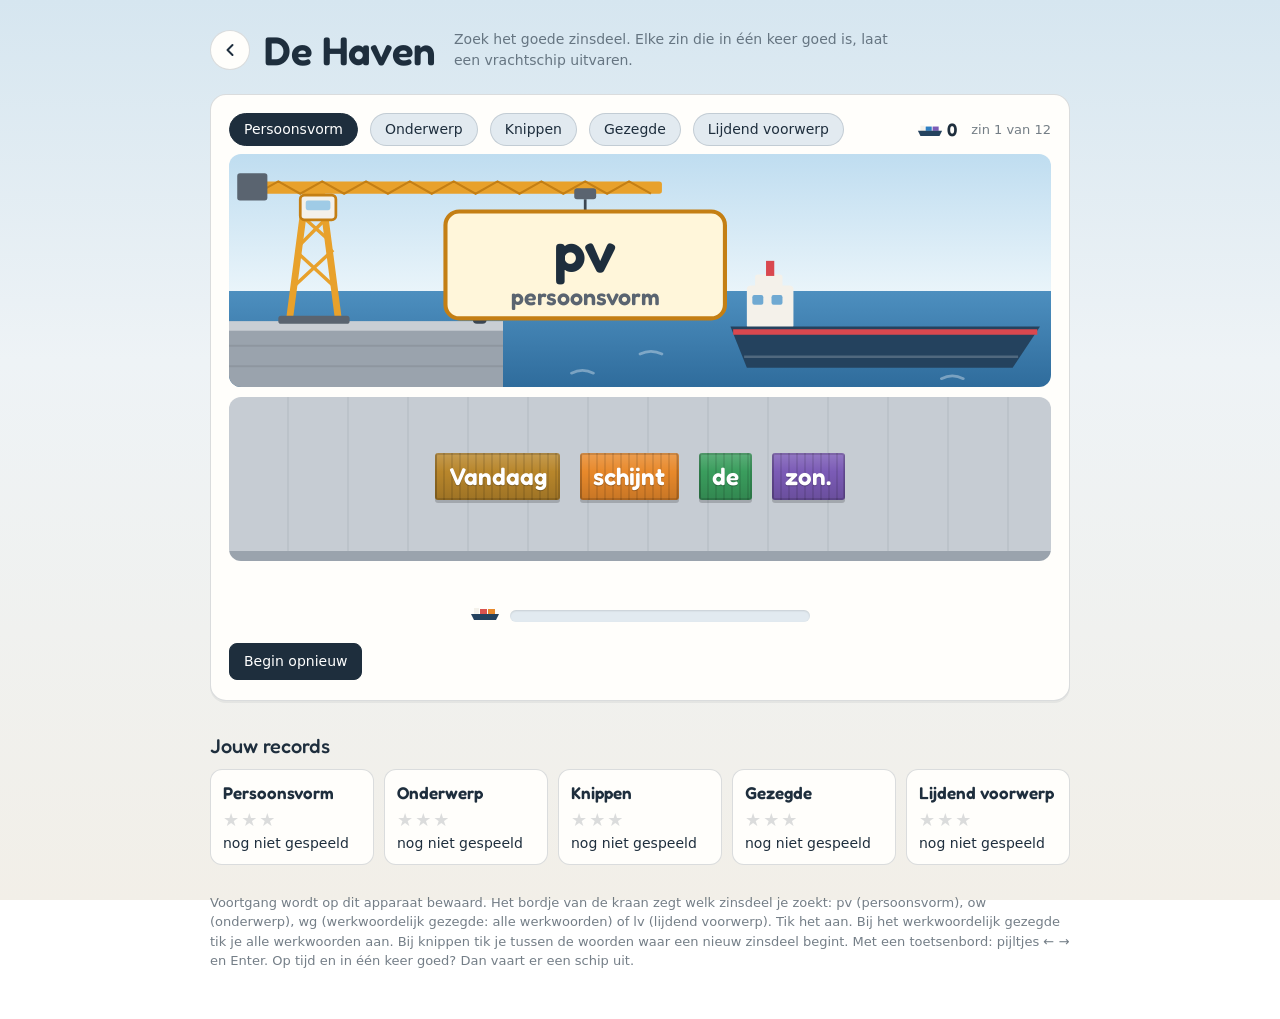
<file: zinsdelen/index.html>
<!doctype html>
<html lang="nl">
<meta charset="utf-8">
<meta name="viewport" content="width=device-width, initial-scale=1">
<link rel="icon" href="/favicon.svg" type="image/svg+xml">
<link rel="apple-touch-icon" href="/apple-touch-icon.png">
<title>De Haven — zinsdelen: persoonsvorm, onderwerp, gezegde en lijdend voorwerp</title>
<meta name="description" content="Oefen zinsontleden in De Haven: knip zinnen in zinsdelen en zoek de persoonsvorm, het onderwerp, het werkwoordelijk gezegde en het lijdend voorwerp. Elke goede zin laat een vrachtschip uitvaren. Gratis, zonder cookies, tracking of reclame.">
<link rel="canonical" href="https://ik-oefen.nl/zinsdelen/">
<meta property="og:type" content="website">
<meta property="og:locale" content="nl_NL">
<meta property="og:site_name" content="Ik oefen">
<meta property="og:title" content="De Haven — zinsdelen oefenen">
<meta property="og:description" content="Oefen zinsontleden in De Haven: knip zinnen in zinsdelen en zoek de persoonsvorm, het onderwerp, het werkwoordelijk gezegde en het lijdend voorwerp. Elke goede zin laat een vrachtschip uitvaren. Gratis, zonder cookies, tracking of reclame.">
<meta property="og:url" content="https://ik-oefen.nl/zinsdelen/">
<link rel="stylesheet" href="../fonts/fredoka.css">
<style>
  :root{
    --papier:#EEF3F6;
    --kaart:#FFFEFB;
    --kaart2:#E2EAF0;
    --tekst:#1E2E3D;
    --zacht:rgba(30,46,61,.62);
    --lijn:rgba(30,46,61,.16);
    --kade:#B7BEC6;
    --kade2:#9AA3AD;
    --goed:#2F9E5B;
    --rood:#D9484F;
    --geel:#F2B632;
    --oranje:#E8892B;
  }
  *{box-sizing:border-box}
  html,body{margin:0}
  body{
    background:linear-gradient(#D6E6F0, var(--papier) 40%, #F2EFE8);
    background-attachment:fixed;
    color:var(--tekst);
    font-family:ui-sans-serif,system-ui,-apple-system,"Segoe UI",Roboto,sans-serif;
    font-size:16px;line-height:1.5;padding:20px 16px 48px;min-height:100vh;
  }
  .wrap{max-width:860px;margin:0 auto}
  header{display:flex;flex-wrap:wrap;gap:12px 20px;align-items:baseline;justify-content:space-between;margin-bottom:22px}
  .kop{display:grid;grid-template-columns:auto 1fr;column-gap:14px;align-items:start}
  .kop .terug{margin-top:calc(clamp(28px,6vw,40px) * .75 - 20px)}   /* midden op de regel van de titel */
  @media (max-height:901px) and (min-width:600px){
    header{margin-bottom:14px}
    .koptekst{display:flex;flex-wrap:wrap;align-items:center;column-gap:18px}
    .koptekst .ondertitel{flex:1 1 260px;max-width:440px;margin:0}
  }
  .terug{display:grid;place-items:center;width:40px;height:40px;border-radius:50%;color:var(--tekst);border:1px solid var(--lijn);background:var(--kaart);text-decoration:none;transition:background .15s,border-color .15s}
  .terug:hover{background:var(--kaart2);border-color:var(--tekst)}
  h1{font-family:Fredoka,ui-rounded,system-ui,sans-serif;font-weight:600;font-size:clamp(28px,6vw,40px);margin:0}
  .ondertitel{margin:2px 0 0;font-size:14px;color:var(--zacht)}

  .kaart{background:var(--kaart);border:1px solid var(--lijn);border-radius:16px;padding:18px 18px 20px;box-shadow:0 2px 0 rgba(30,46,61,.06)}
  .leskop{display:flex;flex-wrap:wrap;align-items:center;gap:8px 12px;margin-bottom:8px}
  .leskop .rechts{display:flex;align-items:center;gap:14px;margin-left:auto;font-size:13px;color:var(--zacht);white-space:nowrap}
  .teller{font-family:Fredoka,ui-rounded,sans-serif;font-size:18px;font-weight:600;color:var(--tekst)}
  .teller.bump{animation:pop .45s}
  #tellerschip svg{width:26px;height:14px;vertical-align:-1px}

  .niveaus{display:contents}   /* knoppen doen mee in de rij van .leskop */
  .niveaus button{font:inherit;font-size:14px;cursor:pointer;border:1px solid var(--lijn);background:var(--kaart2);color:var(--tekst);border-radius:20px;padding:5px 14px;white-space:nowrap}
  .niveaus button.aan{background:var(--tekst);color:#fff;border-color:var(--tekst)}

  /* de haven: lucht, horizon met de vloot, kraan met bordje, schip aan de kade */
  .haven{position:relative;border-radius:12px;overflow:hidden;width:100%;aspect-ratio:600/170;
    max-height:clamp(96px, 100svh - 480px, 240px);
    background:linear-gradient(#BFDDF0, #E9F4FA 58.8%, #4D8FBF 58.8%, #2F6C9C)}
  .haven svg{display:block;width:100%;height:100%;overflow:visible}   /* kade en water lopen door buiten de tekening */
  #schip.vaart{animation:uitvaren 1.1s ease-in forwards}
  #schip.komt{animation:aankomen .7s ease-out}
  #lading rect{animation:laden .35s ease-out both}
  #vloot .nieuw{animation:verschijn .6s ease-out}
  .bordtekst{font-family:Fredoka,ui-rounded,sans-serif;font-weight:600}
  @keyframes uitvaren{0%{transform:none;opacity:1}100%{transform:translate(260px,-34px) scale(.35);opacity:0}}
  @keyframes aankomen{0%{transform:translateX(240px);opacity:0}100%{transform:none;opacity:1}}
  @keyframes laden{0%{transform:translateY(-40px);opacity:0}100%{transform:none;opacity:1}}
  @keyframes verschijn{0%{opacity:0}100%{opacity:1}}

  /* de kade met de zin: elk woord een container, een zinsdeel = containers die aan elkaar zitten */
  .kade{--extra:0px;position:relative;margin-top:10px;padding:14px 10px 18px;border-radius:12px;min-height:calc(152px + var(--extra) * .3);
    display:flex;flex-wrap:wrap;align-content:center;justify-content:center;gap:12px 14px;
    background:linear-gradient(transparent calc(100% - 10px), var(--kade2) calc(100% - 10px)), repeating-linear-gradient(90deg, #C6CCD3 0 58px, #BCC3CA 58px 60px)}
  .kade.knip{gap:12px 0}
  .groep{display:inline-flex;gap:3px;padding:3px;margin:0;border:0;border-radius:6px;background:transparent;cursor:pointer;font:inherit;color:inherit;
    touch-action:manipulation;transition:transform .25s ease,box-shadow .2s}
  .groep:disabled{cursor:default}
  .container{display:inline-block;font-family:Fredoka,ui-rounded,sans-serif;font-weight:600;color:#fff;
    font-size:calc(clamp(17px, 4.8vw, 23px) + var(--extra) * .03);line-height:1;padding:.45em .55em .5em;border-radius:3px;
    background-color:var(--k,#5E7183);
    background-image:repeating-linear-gradient(90deg, rgba(0,0,0,.10) 0 2px, transparent 2px 8px),linear-gradient(rgba(255,255,255,.18), transparent 40%, rgba(0,0,0,.14));
    box-shadow:inset 0 0 0 2px rgba(0,0,0,.14),0 3px 0 rgba(0,0,0,.18);text-shadow:0 1px 0 rgba(0,0,0,.25);white-space:nowrap}
  .groep:hover:not(:disabled) .container{filter:brightness(1.08)}
  .groep.op{transform:translateY(-10px);box-shadow:0 0 0 3px var(--goed)}
  .groep.juist{box-shadow:0 0 0 4px var(--goed);animation:gloei 1s ease-in-out infinite}
  .groep.mis{animation:wiebel .25s 2}
  .groep.mis .container{background-color:#9AA3AD}
  /* knippen: een smal knipvak tussen elk paar woorden */
  .gat{width:26px;align-self:stretch;min-height:40px;border:0;padding:0;margin:0;background:transparent;cursor:pointer;position:relative;touch-action:manipulation}
  .gat::after{content:"";position:absolute;left:12px;top:4px;bottom:4px;border-left:2px dotted rgba(30,46,61,.35)}
  .gat:hover::after{border-left-color:var(--tekst)}
  .gat.geknipt{width:30px;cursor:default}
  .gat.geknipt::after{border-left:4px solid var(--oranje);left:13px;top:0;bottom:0;border-radius:2px}
  .gat.juist::after{border-left:4px dashed var(--goed);left:11px}
  .gat.juist{animation:gloei2 1s ease-in-out infinite}
  .gat.mis{animation:wiebel .25s 2}
  .gat.mis::after{border-left:3px solid var(--rood)}
  .kade.knip .groep{padding:3px 0}
  .kade.klaar{animation:pop2 .4s}

  /* terugblik aan het eind */
  .kade.terugblik{display:block;align-content:normal;text-align:left;background:var(--kaart2);padding:10px 12px}
  .terugblik .regel{display:flex;align-items:center;gap:8px;padding:3px 0;font-size:15px;line-height:1.35;animation:erin .3s ease-out both}
  .terugblik .regel .wat{flex:none;width:2.4em;font-family:Fredoka,ui-rounded,sans-serif;font-weight:600;font-size:13px;color:var(--zacht)}
  .terugblik .regel .zin{flex:1}
  .terugblik .regel b{color:var(--goed);font-weight:700}
  .terugblik .regel .streep{color:var(--oranje);font-weight:700;padding:0 2px}
  .terugblik .regel svg{flex:none;width:26px;height:14px}

  #hint{text-align:center;min-height:1.8em;font-family:Fredoka,ui-rounded,sans-serif;font-weight:600;font-size:18px;margin:8px 0 0}

  /* tijdbalk: op tijd en in één keer goed = een schip */
  #balk{display:flex;align-items:center;gap:10px;max-width:340px;margin:0 auto;height:30px}
  #balk svg{width:30px;height:16px;flex:none;transition:filter .3s,opacity .3s}
  #balk .spoor{flex:1;height:12px;border-radius:6px;background:var(--kaart2);overflow:hidden;box-shadow:inset 0 1px 2px rgba(0,0,0,.12)}
  #balk .spoor i{display:block;height:100%;width:100%;border-radius:6px;background:linear-gradient(90deg,#2F7FC1,#8CC4EA)}
  #balk.weg svg{filter:grayscale(1);opacity:.4}
  #balk.klaar{visibility:hidden}
  #balk.verdiend svg{animation:pop .5s}

  @media (max-width:599px){
    .kade{min-height:192px}   /* smal: ruimte voor drie regels containers, zodat er niets verspringt */
  }
  @media (min-width:600px){
    .kade{--extra:clamp(0px, 100svh - 860px, 300px)}
  }
  /* laag en breed scherm: de haven (met de balk eronder) links, de kade met de zin rechts */
  @media (max-height:759px) and (min-width:800px){
    .wrap{max-width:1180px}
    .speelveld{display:grid;grid-template-columns:minmax(0,1.25fr) minmax(320px,1fr);grid-template-areas:"haven kade" "balk hint";column-gap:16px;align-items:center}
    .haven{grid-area:haven;max-height:none}
    .kade{grid-area:kade;margin-top:0}
    #hint{grid-area:hint;margin:4px 0 0}
    #balk{grid-area:balk;width:100%;margin-top:6px}
  }
  @media (prefers-reduced-motion:reduce){ #schip.vaart,#schip.komt,#lading rect,#vloot .nieuw,.groep.mis,.gat.mis,.groep.juist,.gat.juist,.kade.klaar,.terugblik .regel,#balk.verdiend svg,.teller.bump{animation:none} }
  @keyframes wiebel{25%{transform:translateX(-7px)}75%{transform:translateX(7px)}}
  @keyframes pop{0%{transform:scale(1)}40%{transform:scale(1.4) rotate(-10deg)}100%{transform:scale(1)}}
  @keyframes pop2{0%{transform:scale(1)}40%{transform:scale(1.03)}100%{transform:scale(1)}}
  @keyframes gloei{50%{box-shadow:0 0 0 7px rgba(47,158,91,.45)}}
  @keyframes gloei2{50%{opacity:.45}}
  @keyframes erin{0%{transform:translateY(10px);opacity:0}100%{transform:none;opacity:1}}

  .knoppen[hidden]{display:none}
  .knoppen{display:flex;flex-wrap:wrap;gap:10px;align-items:center;margin-top:12px}
  .knoppen button{font:inherit;font-size:14px;cursor:pointer;border:1px solid var(--tekst);background:var(--tekst);color:#fff;border-radius:8px;padding:7px 14px}
  :focus-visible{outline:3px solid #5B8DEF;outline-offset:2px}

  #uitslag{margin-top:16px;border-top:1px solid var(--lijn);padding-top:14px}
  #uitslag h3{font-family:Fredoka,ui-rounded,sans-serif;font-weight:500;font-size:20px;margin:0 0 8px}
  #uitslag p{margin:0 0 10px;font-size:15px}
  #uitslag .sterren{color:var(--geel);font-size:26px;letter-spacing:3px}
  #uitslag .sterren i{font-style:normal;color:var(--lijn)}
  #uitslag button{font:inherit;font-size:15px;cursor:pointer;border-radius:8px;padding:7px 14px;margin:4px 8px 0 0;border:1px solid var(--tekst);background:var(--kaart);color:var(--tekst)}
  #uitslag button.hoofd{background:var(--tekst);color:#fff}

  h2.recordkop{font-family:Fredoka,ui-rounded,sans-serif;font-weight:500;font-size:20px;margin:30px 0 8px}
  #records{display:grid;grid-template-columns:repeat(auto-fill,minmax(150px,1fr));gap:10px}
  .record{background:var(--kaart);border:1px solid var(--lijn);border-radius:12px;padding:10px 12px;font-size:14px}
  .record b{display:block;font-family:Fredoka,ui-rounded,sans-serif;font-size:17px;font-weight:600}
  .record .sterren{color:var(--geel);font-size:18px;letter-spacing:2px}
  .record .sterren i{font-style:normal;color:var(--lijn)}
  .record svg{width:22px;height:12px;vertical-align:-1px}

  footer{margin-top:28px;font-size:13px;color:var(--zacht)}
</style>

<div class="wrap">
  <header>
    <div class="kop">
      <a class="terug" href="../" aria-label="Terug naar alle spellen">
        <svg width="20" height="20" viewBox="0 0 24 24" fill="none" stroke="currentColor" stroke-width="2.4" stroke-linecap="round" stroke-linejoin="round" aria-hidden="true"><path d="M15 18l-6-6 6-6"/></svg>
      </a>
      <div class="koptekst">
        <h1>De Haven</h1>
        <p class="ondertitel">Zoek het goede zinsdeel. Elke zin die in één keer goed is, laat een vrachtschip uitvaren.</p>
      </div>
    </div>
  </header>

  <div class="kaart">
    <div class="leskop">
      <div class="niveaus" id="niveaus"></div>
      <div class="rechts">
        <span class="teller" id="teller" title="schepen deze ronde"><span id="tellerschip"></span> <b id="schepen">0</b></span>
        <span id="voortgang">zin 1 van 12</span>
      </div>
    </div>

    <div class="speelveld">
    <div class="haven">
      <svg viewBox="0 0 600 170" aria-hidden="true">
        <!-- golfjes -->
        <g stroke="rgba(255,255,255,.35)" stroke-width="2" fill="none" stroke-linecap="round">
          <path d="M210 120 q8 -4 16 0 M300 146 q8 -4 16 0 M250 160 q8 -4 16 0 M520 164 q8 -4 16 0 M340 118 q8 -4 16 0"/>
        </g>
        <!-- de vloot aan de horizon -->
        <g id="vloot"></g>
        <text id="vlootaantal" x="594" y="98" text-anchor="end" class="bordtekst" font-size="14" fill="#1E2E3D"></text>
        <!-- kade -->
        <rect x="-600" y="126" width="800" height="60" fill="#9AA3AD"/>
        <rect x="-600" y="122" width="800" height="7" fill="#C9CED4"/>
        <path d="M-600 140 H200 M-600 155 H200" stroke="rgba(0,0,0,.08)" stroke-width="1.5"/>
        <rect x="178" y="112" width="10" height="12" rx="3" fill="#3B4652"/>
        <!-- kraan -->
        <g>
          <path d="M44 122 L56 30 L68 30 L80 122" fill="none" stroke="#E8A12B" stroke-width="5" stroke-linejoin="round"/>
          <path d="M48 96 L76 70 M52 66 L72 46 M76 96 L50 72 M72 62 L54 46" stroke="#E8A12B" stroke-width="2.5"/>
          <rect x="36" y="118" width="52" height="6" rx="2" fill="#5A6470"/>
          <rect x="16" y="20" width="300" height="9" rx="2" fill="#E8A12B"/>
          <path d="M20 29 L36 20 L52 29 L68 20 L84 29 L100 20 L116 29 L132 20 L148 29 L164 20 L180 29 L196 20 L212 29 L228 20 L244 29 L260 20 L276 29 L292 20 L308 29" fill="none" stroke="#C47F14" stroke-width="1.5"/>
          <rect x="6" y="14" width="22" height="20" rx="2" fill="#5A6470"/>
          <rect x="52" y="30" width="26" height="18" rx="3" fill="#F4F1EA" stroke="#C47F14" stroke-width="2"/>
          <rect x="56" y="34" width="18" height="7" rx="1.5" fill="#9FCBE6"/>
          <rect x="252" y="25" width="16" height="8" rx="2" fill="#5A6470"/>
          <path d="M260 33 V44" stroke="#3B4652" stroke-width="2"/>
          <!-- bordje aan de haak -->
          <rect x="158" y="42" width="204" height="78" rx="10" fill="#FFF6DA" stroke="#C47F14" stroke-width="3"/>
          <text id="bordgroot" x="260" y="86" text-anchor="middle" class="bordtekst" font-size="42" fill="#1E2E3D"></text>
          <text id="bordklein" x="260" y="110" text-anchor="middle" class="bordtekst" font-size="17" fill="#5A6470"></text>
        </g>
        <!-- vrachtschip aan de kade -->
        <g id="schip" style="transform-origin:480px 140px">
          <g id="lading"></g>
          <rect x="378" y="96" width="34" height="32" rx="3" fill="#F4F1EA"/>
          <rect x="384" y="88" width="20" height="10" rx="2" fill="#F4F1EA"/>
          <rect x="382" y="103" width="8" height="7" rx="1.5" fill="#6FA9D2"/><rect x="396" y="103" width="8" height="7" rx="1.5" fill="#6FA9D2"/>
          <rect x="392" y="78" width="6" height="11" fill="#D9484F"/>
          <path d="M366 126 H592 L572 156 H378 Z" fill="#24425E"/>
          <path d="M368 130 H590" stroke="#D9484F" stroke-width="4"/>
          <path d="M376 148 H576" stroke="rgba(255,255,255,.2)" stroke-width="2"/>
        </g>
      </svg>
    </div>

    <div class="kade" id="kade" aria-live="polite"></div>

    <p id="hint"></p>
    <div id="balk"><span id="balkschip"></span><div class="spoor" title="Op tijd en in één keer goed = een schip"><i id="vulling"></i></div></div>
    </div>

    <div class="knoppen" id="knoppen"><button id="opnieuw">Begin opnieuw</button></div>
    <div id="uitslag" hidden></div>
  </div>

  <h2 class="recordkop">Jouw records</h2>
  <div id="records"></div>

  <footer>Voortgang wordt op dit apparaat bewaard. Het bordje van de kraan zegt welk zinsdeel je zoekt: pv (persoonsvorm), ow (onderwerp), wg (werkwoordelijk gezegde: alle werkwoorden) of lv (lijdend voorwerp). Tik het aan. Bij het werkwoordelijk gezegde tik je alle werkwoorden aan. Bij knippen tik je tussen de woorden waar een nieuw zinsdeel begint. Met een toetsenbord: pijltjes ← → en Enter. Op tijd en in één keer goed? Dan vaart er een schip uit.</footer>
</div>

<script>
(function(){
"use strict";

var BEWAAR = "haven-v1";
var RONDE = 12;

// Zinnen, verdeeld in zinsdelen. Rol: o = onderwerp, p = persoonsvorm, w = ander werkwoord (hoort bij het gezegde),
// l = lijdend voorwerp, b = ander zinsdeel (bijwoordelijke bepaling). Korte zinnen, geen bijzinnen,
// geen meewerkend voorwerp en geen naamwoordelijk gezegde, zodat elk antwoord eenduidig is.
var ZINNEN = [
  "o Sanne|p fietst|b naar school",
  "o De hond|p blaft|b heel hard",
  "o Mijn broer|p eet|l een appel",
  "o Opa|p leest|l de krant",
  "b Morgen|p gaat|o Daan|b naar het zwembad",
  "o De kat|p heeft|l een muis|w gevangen",
  "o Wij|p hebben|l een hut|w gebouwd",
  "o De juf|p leest|l een spannend boek|w voor",
  "b In de zomer|p zwemmen|o wij|b in de zee",
  "o Lisa|p wil|l een ijsje|w kopen",
  "o De bakker|p bakt|l vers brood",
  "o Het vliegtuig|p landt|b op tijd",
  "o Tom|p kan|b heel snel|w rennen",
  "b Gisteren|p heeft|o mijn moeder|l een taart|w gebakken",
  "o De boer|p melkt|l de koeien|b elke ochtend",
  "o Mijn zus|p speelt|l een liedje|b op de piano",
  "b Na school|p maken|o wij|l ons huiswerk",
  "o De vogels|p zingen|b in de boom",
  "o Papa|p wast|l de auto",
  "o Het meisje|p is|b naar huis|w gelopen",
  "o De kinderen|p zullen|l een lied|w zingen",
  "o Ik|p moet|l mijn kamer|w opruimen",
  "o Ruben|p belt|l zijn oma|w op",
  "b Op zaterdag|p bezoeken|o we|l de dierentuin",
  "o De piraat|p zoekt|l de schat",
  "o Noor|p heeft|l haar sleutels|w verloren",
  "o De trein|p vertrekt|b om acht uur",
  "o Wij|p gaan|b morgen|w kamperen",
  "o Mijn vriend|p heeft|l een nieuwe fiets|w gekregen",
  "b Vandaag|p schijnt|o de zon",
  "o De leeuw|p jaagt|b in de nacht",
  "o Emma|p tekent|l een paard",
  "o De voetballers|p hebben|b gisteren|w gewonnen",
  "o De kok|p snijdt|l de uien",
  "b Elke dag|p drinkt|o oma|l een kopje thee",
  "o Jij|p mag|l de deur|w dichtdoen",
  "o De postbode|p brengt|l een pakje",
  "o Mijn ouders|p hebben|l een huis|w gekocht",
  "o De visser|p vangt|l een grote vis",
  "b Straks|p komt|o de bus",
  "o Sem|p ruimt|l de tafel|w af",
  "o De baby|p slaapt|b in de wieg",
  "b In het bos|p hebben|o wij|l een egel|w gezien",
  "o Jesse|p gooit|l de bal|b over het hek",
  "o De schilder|p verft|l het hek",
  "o De zeilers|p varen|b over het meer",
  "o Fatima|p schrijft|l een lang verhaal",
  "b Op het plein|p spelen|o de kinderen|l een spelletje",
  "o De kapitein|p heeft|l het schip|b naar de haven|w gestuurd",
  "b Vanavond|p kijken|o we|l een film",
  "o Mijn neef|p gaat|l een kaartje|w kopen",
  "o De bus|p stopt|b bij de kerk"
];
// Vraagsoorten: wat staat er op het bordje, en welke rollen horen bij het antwoord
var SOORTEN = {
  pv:   {groot:"pv",   klein:"persoonsvorm",           rollen:"p",  wacht:10000},
  ow:   {groot:"ow",   klein:"onderwerp",              rollen:"o",  wacht:12000},
  knip: {groot:"knip", klein:"in zinsdelen",           rollen:"",   wacht:16000},
  wg:   {groot:"wg",   klein:"werkwoordelijk gezegde", rollen:"pw", wacht:14000},
  lv:   {groot:"lv",   klein:"lijdend voorwerp",       rollen:"l",  wacht:12000}
};
var NIVEAUS = [
  {titel:"Persoonsvorm",     soort:"pv"},
  {titel:"Onderwerp",        soort:"ow"},
  {titel:"Knippen",          soort:"knip"},
  {titel:"Gezegde",          soort:"wg"},
  {titel:"Lijdend voorwerp", soort:"lv"}
];
var KLEUREN = ["#D9534F","#2F7FC1","#3A9D5D","#E8892B","#7B5BB6","#C2477F","#2A9C9C","#B8862B"];
var KNIPKLEUR = "#5E7183";

var data = {records:{}, niveau:0, vloot:[]};
function laad(){
  try{ var s = localStorage.getItem(BEWAAR); if (s) data = JSON.parse(s); }catch(e){}
  if (!data || typeof data !== "object") data = {};
  if (!data.records || typeof data.records !== "object") data.records = {};
  if (!Array.isArray(data.vloot)) data.vloot = [];
  if (typeof data.niveau !== "number" || !NIVEAUS[data.niveau]) data.niveau = 0;
}
function bewaar(){ try{ localStorage.setItem(BEWAAR, JSON.stringify(data)); }catch(e){} }

function tussen(a, b){ return a + Math.floor(Math.random()*(b-a+1)); }
function schud(a){ for (var i=a.length-1;i>0;i--){ var j=Math.floor(Math.random()*(i+1)), t=a[i]; a[i]=a[j]; a[j]=t; } return a; }
function $(id){ return document.getElementById(id); }
function alle(sel){ return Array.prototype.slice.call(document.querySelectorAll(sel)); }

function leesZin(regel, nr){
  var delen = regel.split("|").map(function(d){ return {rol:d.charAt(0), woorden:d.slice(2).split(" ")}; });
  return {nr:nr, delen:delen};
}
var ALLE = ZINNEN.map(leesZin);
function heeft(zin, rol){ return zin.delen.some(function(d){ return d.rol === rol; }); }

// Een vrachtschipje als SVG (voor de teller, de balk, de records en de vloot)
function schipje(k){
  var a = KLEUREN[k % KLEUREN.length], b = KLEUREN[(k + 3) % KLEUREN.length];
  return '<svg viewBox="0 0 30 16" aria-hidden="true">'
    + '<rect x="4" y="3" width="5" height="6" fill="#F4F1EA"/>'
    + '<rect x="10" y="4" width="7" height="5" fill="' + a + '"/><rect x="18" y="4" width="7" height="5" fill="' + b + '"/>'
    + '<path d="M1 9 H29 L26 15 H4 Z" fill="#24425E"/></svg>';
}

/* ---------- een ronde maken ---------- */
// Past een zin bij een vraagsoort?
function past(zin, soort){
  if (soort === "lv") return heeft(zin, "l");
  if (soort === "knip") return zin.delen.length >= 3;
  return true;
}
function maakRonde(){
  // geen herhaling van eerdere niveaus: elke vraag gaat over het gekozen niveau
  var n = NIVEAUS[data.niveau], soorten = [];
  for (var i=0;i<RONDE;i++) soorten.push(n.soort);

  var gebruikt = {}, vragen = [];
  // bij het gezegde: meestal een zin met meer werkwoorden (anders is het gewoon de pv)
  var metW = schud(ALLE.filter(function(z){ return heeft(z, "w"); }));
  var wgTeller = 0;
  soorten.forEach(function(s){
    var pool;
    if (s === "wg" && wgTeller++ % 5 !== 4) pool = metW;
    else pool = schud(ALLE.filter(function(z){ return past(z, s); }));
    var zin = null;
    for (var k=0;k<pool.length;k++) if (!gebruikt[pool[k].nr]){ zin = pool[k]; break; }
    if (!zin) zin = schud(ALLE.filter(function(z){ return past(z, s) && !gebruikt[z.nr]; }))[0];
    gebruikt[zin.nr] = 1;
    vragen.push({soort:s, zin:zin});
  });
  return vragen;
}

/* ---------- toestand ---------- */
var vragen = [], nr = 0, vraag = null, bezig = false, fout = false;
var schepen = 0, balkTimer = null, volgTimer = null, start = 0, uitslagen = [];
var eenheden = [], nodig = 0, gepakt = 0;   // bij aanwijzen
var knippen = [], nogTeKnippen = 0;          // bij knippen

function startBalk(wacht){
  var b = $("balk"), v = $("vulling");
  b.classList.remove("weg", "klaar", "verdiend");
  v.style.transition = "none"; v.style.width = "100%";
  void v.offsetWidth;
  v.style.transition = "width " + wacht + "ms linear"; v.style.width = "0%";
  clearTimeout(balkTimer);
  balkTimer = setTimeout(function(){ $("balk").classList.add("weg"); }, wacht);
}
function stopBalk(){
  clearTimeout(balkTimer);
  var v = $("vulling"); v.style.width = getComputedStyle(v).width; v.style.transition = "none";
}
function tekenTeller(bump){
  $("schepen").textContent = schepen;
  if (bump){ var t = $("teller"); t.classList.remove("bump"); void t.offsetWidth; t.classList.add("bump"); }
}
function tekenBord(groot, klein){
  $("bordgroot").textContent = groot;
  $("bordklein").textContent = klein;
}

// De vloot aan de horizon: de nieuwste schepen die passen, met het totaal ernaast
var VLOOT_MAX = 14;
function tekenVloot(nieuw){
  var t = data.vloot.slice(-VLOOT_MAX), s = "";
  t.forEach(function(k, i){
    var x = 196 + i * 26, a = KLEUREN[k % KLEUREN.length], b = KLEUREN[(k + 3) % KLEUREN.length];
    s += '<g transform="translate(' + x + ' 86)"' + (nieuw && i === t.length-1 ? ' class="nieuw"' : "") + ">"
      + '<rect x="3" y="2" width="4" height="5" fill="#F4F1EA"/><rect x="8" y="3" width="6" height="4" fill="' + a + '"/><rect x="14.5" y="3" width="6" height="4" fill="' + b + '"/>'
      + '<path d="M0 7 H24 L21.5 12 H3 Z" fill="#24425E"/></g>';
  });
  $("vloot").innerHTML = s;
  $("vlootaantal").textContent = data.vloot.length > VLOOT_MAX ? data.vloot.length : "";
}
// Lading op het schip: een container per zinsdeel, in de kleuren van de zin
function laadSchip(kleuren){
  var s = "";
  kleuren.forEach(function(c, i){
    var rij = i < 5 ? 0 : 1, kol = i % 5;
    s += '<rect x="' + (418 + kol * 31) + '" y="' + (108 - rij * 18) + '" width="29" height="17" rx="1.5" fill="' + c
      + '" stroke="rgba(0,0,0,.25)" stroke-width="1" style="animation-delay:' + (i * 0.08).toFixed(2) + 's"/>';
  });
  $("lading").innerHTML = s;
}
function nieuwSchip(){
  var sch = $("schip");
  $("lading").innerHTML = "";
  sch.classList.remove("vaart", "komt"); void sch.getBoundingClientRect(); sch.classList.add("komt");
}

function woordTekst(zin, i, w){
  // hoofdletter staat al in de zin; achter het laatste woord een punt
  var laatste = i === zin.delen.length - 1 && w === zin.delen[i].woorden.length - 1;
  return zin.delen[i].woorden[w] + (laatste ? "." : "");
}
function container(tekst, kleur){
  return '<span class="container" style="--k:' + kleur + '">' + tekst + "</span>";
}

/* ---------- één vraag ---------- */
function toonVraag(){
  vraag = vragen[nr];
  bezig = true; fout = false; start = Date.now();
  $("hint").textContent = "";
  $("voortgang").textContent = "zin " + (nr+1) + " van " + RONDE;
  var s = SOORTEN[vraag.soort];
  tekenBord(s.groot, s.klein);
  if (vraag.soort === "knip") tekenKnippen(); else tekenAanwijzen();
  startBalk(s.wacht);
}

// Aanwijzen: de zin staat al in zinsdelen (bij de persoonsvorm als losse woorden)
function tekenAanwijzen(){
  var zin = vraag.zin, rollen = SOORTEN[vraag.soort].rollen;
  var losseWoorden = NIVEAUS[data.niveau].soort === "pv";
  var kleuren = schud(KLEUREN.slice());
  eenheden = []; gepakt = 0; nodig = 0;
  zin.delen.forEach(function(d, i){
    var doel = rollen.indexOf(d.rol) >= 0;
    if (losseWoorden){
      d.woorden.forEach(function(w, j){ eenheden.push({teksten:[woordTekst(zin, i, j)], doel:doel && d.rol === "p"}); });
    } else eenheden.push({teksten:d.woorden.map(function(w, j){ return woordTekst(zin, i, j); }), doel:doel});
  });
  eenheden.forEach(function(e, i){ e.kleur = kleuren[i % kleuren.length]; if (e.doel) nodig++; });
  var k = $("kade"); k.className = "kade"; k.innerHTML = "";
  eenheden.forEach(function(e, i){
    var b = document.createElement("button");
    b.className = "groep"; b.type = "button";
    b.setAttribute("aria-label", e.teksten.join(" "));
    b.innerHTML = e.teksten.map(function(t){ return container(t, e.kleur); }).join("");
    b.onclick = function(){ wijsAan(i, b); };
    e.knop = b;
    k.appendChild(b);
  });
}
function wijsAan(i, knop){
  if (!bezig) return;
  var e = eenheden[i];
  if (e.gepakt) return;
  if (e.doel){
    e.gepakt = true; gepakt++;
    knop.classList.remove("juist"); knop.classList.add("op");
    if (gepakt >= nodig) goed();
    return;
  }
  // fout: de container wiebelt, de goede lichten groen op en het kind tikt ze aan
  fout = true;
  stopBalk(); $("balk").classList.add("weg");
  knop.classList.remove("mis"); void knop.offsetWidth; knop.classList.add("mis");
  setTimeout(function(){ knop.classList.remove("mis"); }, 520);
  eenheden.forEach(function(x){ if (x.doel && !x.gepakt) x.knop.classList.add("juist"); });
}

// Knippen: losse woorden met een knipvak ertussen
function tekenKnippen(){
  var zin = vraag.zin, woorden = [];
  zin.delen.forEach(function(d, i){ d.woorden.forEach(function(w, j){ woorden.push({tekst:woordTekst(zin, i, j), deel:i}); }); });
  knippen = []; nogTeKnippen = zin.delen.length - 1;
  var k = $("kade"); k.className = "kade knip"; k.innerHTML = "";
  woorden.forEach(function(w, i){
    var g = document.createElement("span");
    g.className = "groep";
    g.innerHTML = container(w.tekst, KNIPKLEUR);
    k.appendChild(g);
    if (i < woorden.length - 1){
      var grens = woorden[i+1].deel !== w.deel;
      var b = document.createElement("button");
      b.className = "gat"; b.type = "button";
      b.setAttribute("aria-label", "knip tussen " + w.tekst + " en " + woorden[i+1].tekst);
      var x = {knop:b, grens:grens, geknipt:false};
      b.onclick = function(){ knip(x); };
      knippen.push(x);
      k.appendChild(b);
    }
  });
}
function knip(x){
  if (!bezig || x.geknipt) return;
  if (x.grens){
    x.geknipt = true; nogTeKnippen--;
    x.knop.classList.remove("juist"); x.knop.classList.add("geknipt");
    if (nogTeKnippen <= 0) goed();
    return;
  }
  fout = true;
  stopBalk(); $("balk").classList.add("weg");
  x.knop.classList.remove("mis"); void x.knop.offsetWidth; x.knop.classList.add("mis");
  setTimeout(function(){ x.knop.classList.remove("mis"); }, 520);   // anders lijkt het een knip
  knippen.forEach(function(y){ if (y.grens && !y.geknipt) y.knop.classList.add("juist"); });
}

function goed(){
  bezig = false;
  stopBalk();
  var verdiend = !fout && Date.now() - start <= SOORTEN[vraag.soort].wacht;
  uitslagen.push({vraag:vraag, schip:verdiend});
  var kleuren = schud(KLEUREN.slice()).slice(0, vraag.zin.delen.length);
  if (vraag.soort === "knip"){
    // de zinsdelen krijgen elk hun eigen kleur
    var k = $("kade"); k.className = "kade";
    k.innerHTML = vraag.zin.delen.map(function(d, i){
      return '<span class="groep">' + d.woorden.map(function(w, j){ return container(woordTekst(vraag.zin, i, j), kleuren[i]); }).join("") + "</span>";
    }).join("");
  } else {
    alle("#kade .groep").forEach(function(b){ b.disabled = true; });
  }
  void $("kade").offsetWidth; $("kade").classList.add("klaar");
  if (verdiend){
    schepen++;
    data.vloot.push(tussen(0, KLEUREN.length-1));
    if (data.vloot.length > 1000) data.vloot = data.vloot.slice(-1000);
    bewaar();
    laadSchip(kleuren);
    setTimeout(function(){ $("schip").classList.remove("komt"); $("schip").classList.add("vaart"); }, 450);
    setTimeout(function(){ tekenVloot(true); }, 1300);
    var b = $("balk"); b.classList.remove("verdiend"); void b.offsetWidth; b.classList.add("verdiend");
  }
  tekenTeller(verdiend);
  $("hint").textContent = verdiend ? ["Goed zo!", "Super!", "Top!", "Knap!"][tussen(0,3)] : "Goed zo!";
  clearTimeout(volgTimer);
  volgTimer = setTimeout(function(){ if (verdiend) nieuwSchip(); volgende(); }, verdiend ? 1700 : 1300);
}
function volgende(){
  nr++;
  if (nr >= RONDE) klaar(); else toonVraag();
}

/* ---------- ronde ---------- */
function startRonde(){
  clearTimeout(volgTimer);
  vragen = maakRonde(); nr = 0; schepen = 0; uitslagen = [];
  $("uitslag").hidden = true;
  $("knoppen").hidden = false;
  $("schip").classList.remove("vaart");
  $("lading").innerHTML = "";
  tekenTeller(false);
  toonVraag();
}
function zinMet(u){
  // de zin als tekst, met het antwoord vet (of bij knippen met strepen tussen de zinsdelen)
  var zin = u.vraag.zin, rollen = SOORTEN[u.vraag.soort].rollen;
  return zin.delen.map(function(d, i){
    var t = d.woorden.map(function(w, j){ return woordTekst(zin, i, j); }).join(" ");
    return rollen.indexOf(d.rol) >= 0 ? "<b>" + t + "</b>" : t;
  }).join(u.vraag.soort === "knip" ? ' <span class="streep">|</span> ' : " ");
}
function klaar(){
  bezig = false; vraag = null;
  stopBalk(); $("balk").classList.add("klaar");
  $("knoppen").hidden = true;
  $("hint").textContent = "";

  var sterren = 1;
  if (schepen >= 9) sterren = 2;
  if (schepen >= RONDE) sterren = 3;
  var oud = data.records[data.niveau];
  data.records[data.niveau] = {
    sterren: Math.max(oud ? oud.sterren : 0, sterren),
    schepen: Math.max(oud ? oud.schepen : 0, schepen)
  };
  bewaar();
  tekenRecords();

  // sterren op het bordje van de kraan
  var st = "", bord = "";
  for (var k=1;k<=3;k++){
    st += k <= sterren ? "★" : "<i>★</i>";
    bord += '<tspan fill="' + (k <= sterren ? "#F2B632" : "#D5D0C4") + '">★</tspan>';
  }
  $("bordgroot").innerHTML = bord;
  $("bordklein").textContent = schepen + (schepen === 1 ? " schip" : " schepen");

  // terugblik: alle zinnen van deze ronde, met een schip als het op tijd en in één keer goed was
  var kd = $("kade");
  kd.className = "kade terugblik";
  kd.innerHTML = uitslagen.map(function(u, i){
    return '<div class="regel" style="animation-delay:' + (i * 0.06).toFixed(2) + 's"><span class="wat">' + SOORTEN[u.vraag.soort].groot
      + '</span><span class="zin">' + zinMet(u) + "</span>" + (u.schip ? schipje(i) : "") + "</div>";
  }).join("");

  var t = '<h3>Klaar! <span class="sterren">' + st + "</span></h3>";
  t += "<p><b>" + schepen + "</b> " + (schepen === 1 ? "schip is" : "schepen zijn") + " uitgevaren.</p>";
  if (sterren === 1) t += "<p>Twee sterren haal je met 9 schepen, drie sterren met alle " + RONDE + ".</p>";
  else if (sterren === 2) t += "<p>Twee sterren! Laat alle " + RONDE + " schepen uitvaren voor drie sterren.</p>";
  else t += "<p>Alle zinnen goed, drie sterren. Wat een drukke haven!</p>";
  t += '<button class="hoofd" id="nogeens">Nog een keer</button>';
  if (sterren >= 2 && NIVEAUS[data.niveau+1]) t += '<button id="verder">Verder: ' + NIVEAUS[data.niveau+1].titel + " →</button>";
  var u = $("uitslag"); u.innerHTML = t; u.hidden = false;
  $("nogeens").onclick = startRonde;
  if ($("verder")) $("verder").onclick = function(){ data.niveau++; bewaar(); tekenNiveaus(); startRonde(); };
}

function tekenNiveaus(){
  var box = $("niveaus"); box.innerHTML = "";
  NIVEAUS.forEach(function(n, i){
    var b = document.createElement("button");
    b.textContent = n.titel;
    if (i === data.niveau) b.className = "aan";
    b.onclick = function(){ data.niveau = i; bewaar(); tekenNiveaus(); startRonde(); };
    box.appendChild(b);
  });
}
function tekenRecords(){
  $("records").innerHTML = NIVEAUS.map(function(n, i){
    var r = data.records[i], st = "";
    for (var k=1;k<=3;k++) st += (r && r.sterren >= k) ? "★" : "<i>★</i>";
    return '<div class="record"><b>' + n.titel + '</b><span class="sterren">' + st + "</span><br>"
      + (r ? "beste: " + r.schepen + " " + schipje(i) : "nog niet gespeeld") + "</div>";
  }).join("");
}

/* ---------- toetsenbord: pijltjes kiezen een zinsdeel of knipvak, Enter tikt het aan ---------- */
document.addEventListener("keydown", function(e){
  if (!bezig || e.ctrlKey || e.metaKey || e.altKey) return;
  if (e.key !== "ArrowLeft" && e.key !== "ArrowRight") return;
  var knoppen = alle("#kade button:not(:disabled)");
  if (!knoppen.length) return;
  e.preventDefault();
  var nu = knoppen.indexOf(document.activeElement);
  if (nu < 0) nu = e.key === "ArrowRight" ? 0 : knoppen.length - 1;
  else nu = (nu + (e.key === "ArrowRight" ? 1 : -1) + knoppen.length) % knoppen.length;
  knoppen[nu].focus();
});

/* ---------- start ---------- */
laad();
$("balkschip").innerHTML = schipje(0);
$("tellerschip").innerHTML = schipje(1);
tekenNiveaus();
tekenRecords();
tekenVloot(false);
$("opnieuw").onclick = startRonde;
startRonde();
})();
</script>
</html>
</file>
<file: fonts/fredoka.css>
/* Fredoka, zelf gehost (SIL Open Font License 1.1, zie OFL-fredoka.txt).
   Variabel font: één bestand bevat de diktes 400 t/m 600. */
@font-face {
  font-family: 'Fredoka';
  font-style: normal;
  font-weight: 400 600;
  font-display: swap;
  src: url(fredoka-latin-ext.woff2) format('woff2');
  unicode-range: U+0100-02BA, U+02BD-02C5, U+02C7-02CC, U+02CE-02D7, U+02DD-02FF, U+0304, U+0308, U+0329, U+1D00-1DBF, U+1E00-1E9F, U+1EF2-1EFF, U+2020, U+20A0-20AB, U+20AD-20C4, U+2113, U+2C60-2C7F, U+A720-A7FF;
}
@font-face {
  font-family: 'Fredoka';
  font-style: normal;
  font-weight: 400 600;
  font-display: swap;
  src: url(fredoka-latin.woff2) format('woff2');
  unicode-range: U+0000-00FF, U+0131, U+0152-0153, U+02BB-02BC, U+02C6, U+02DA, U+02DC, U+0304, U+0308, U+0329, U+2000-206F, U+20AC, U+2122, U+2191, U+2193, U+2212, U+2215, U+FEFF, U+FFFD;
}
</file>
